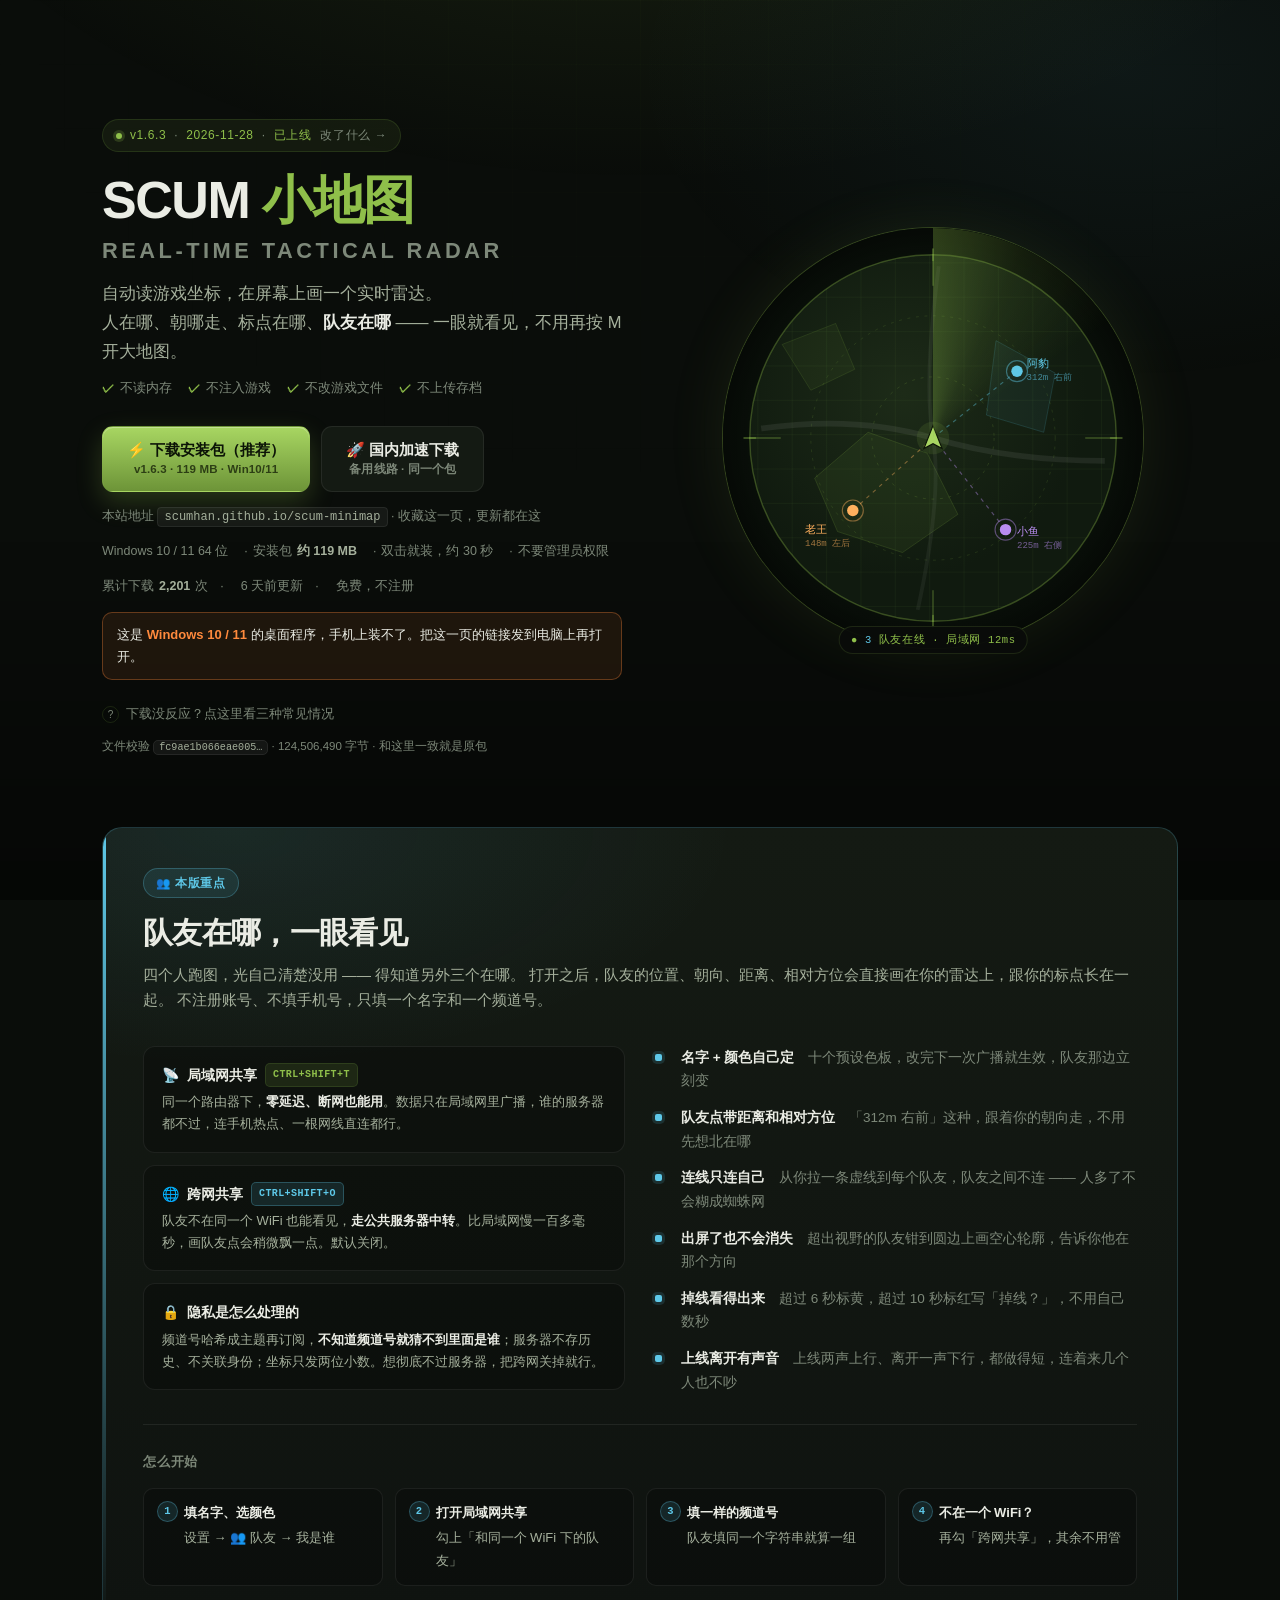
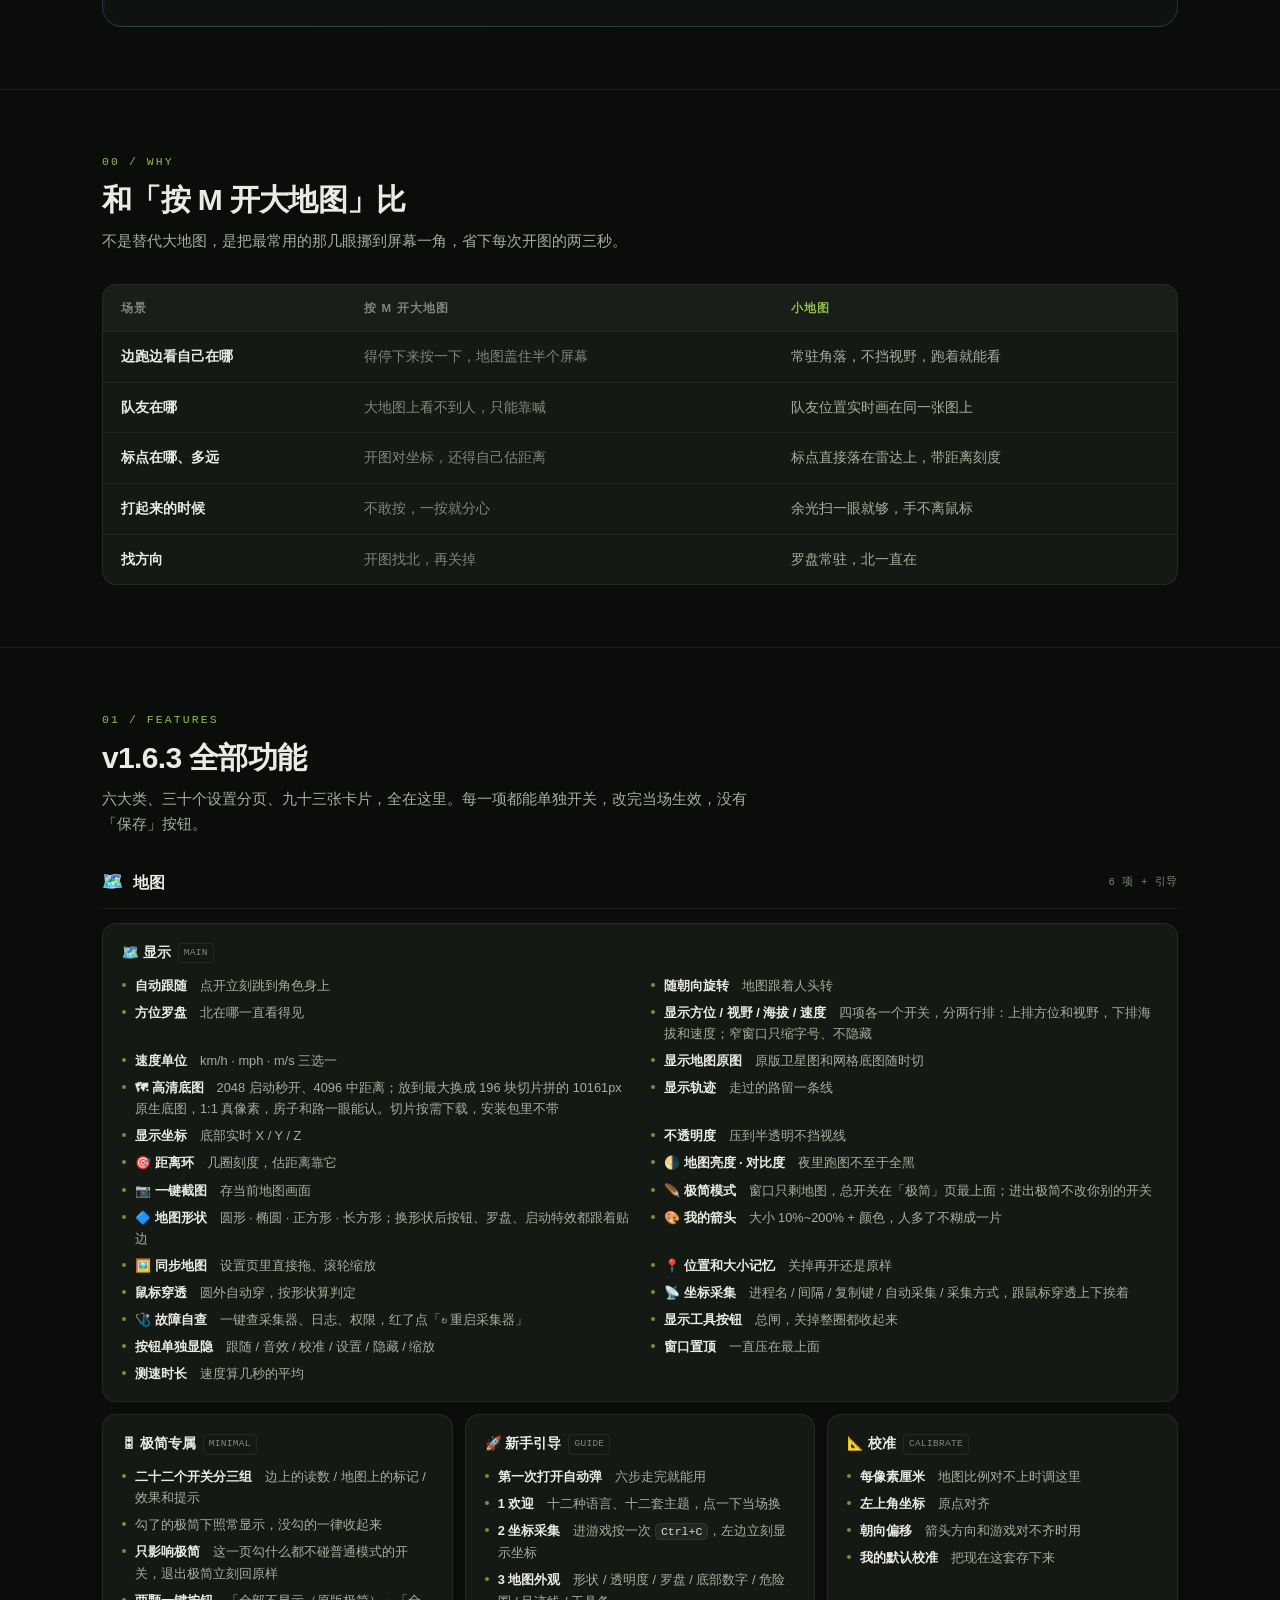
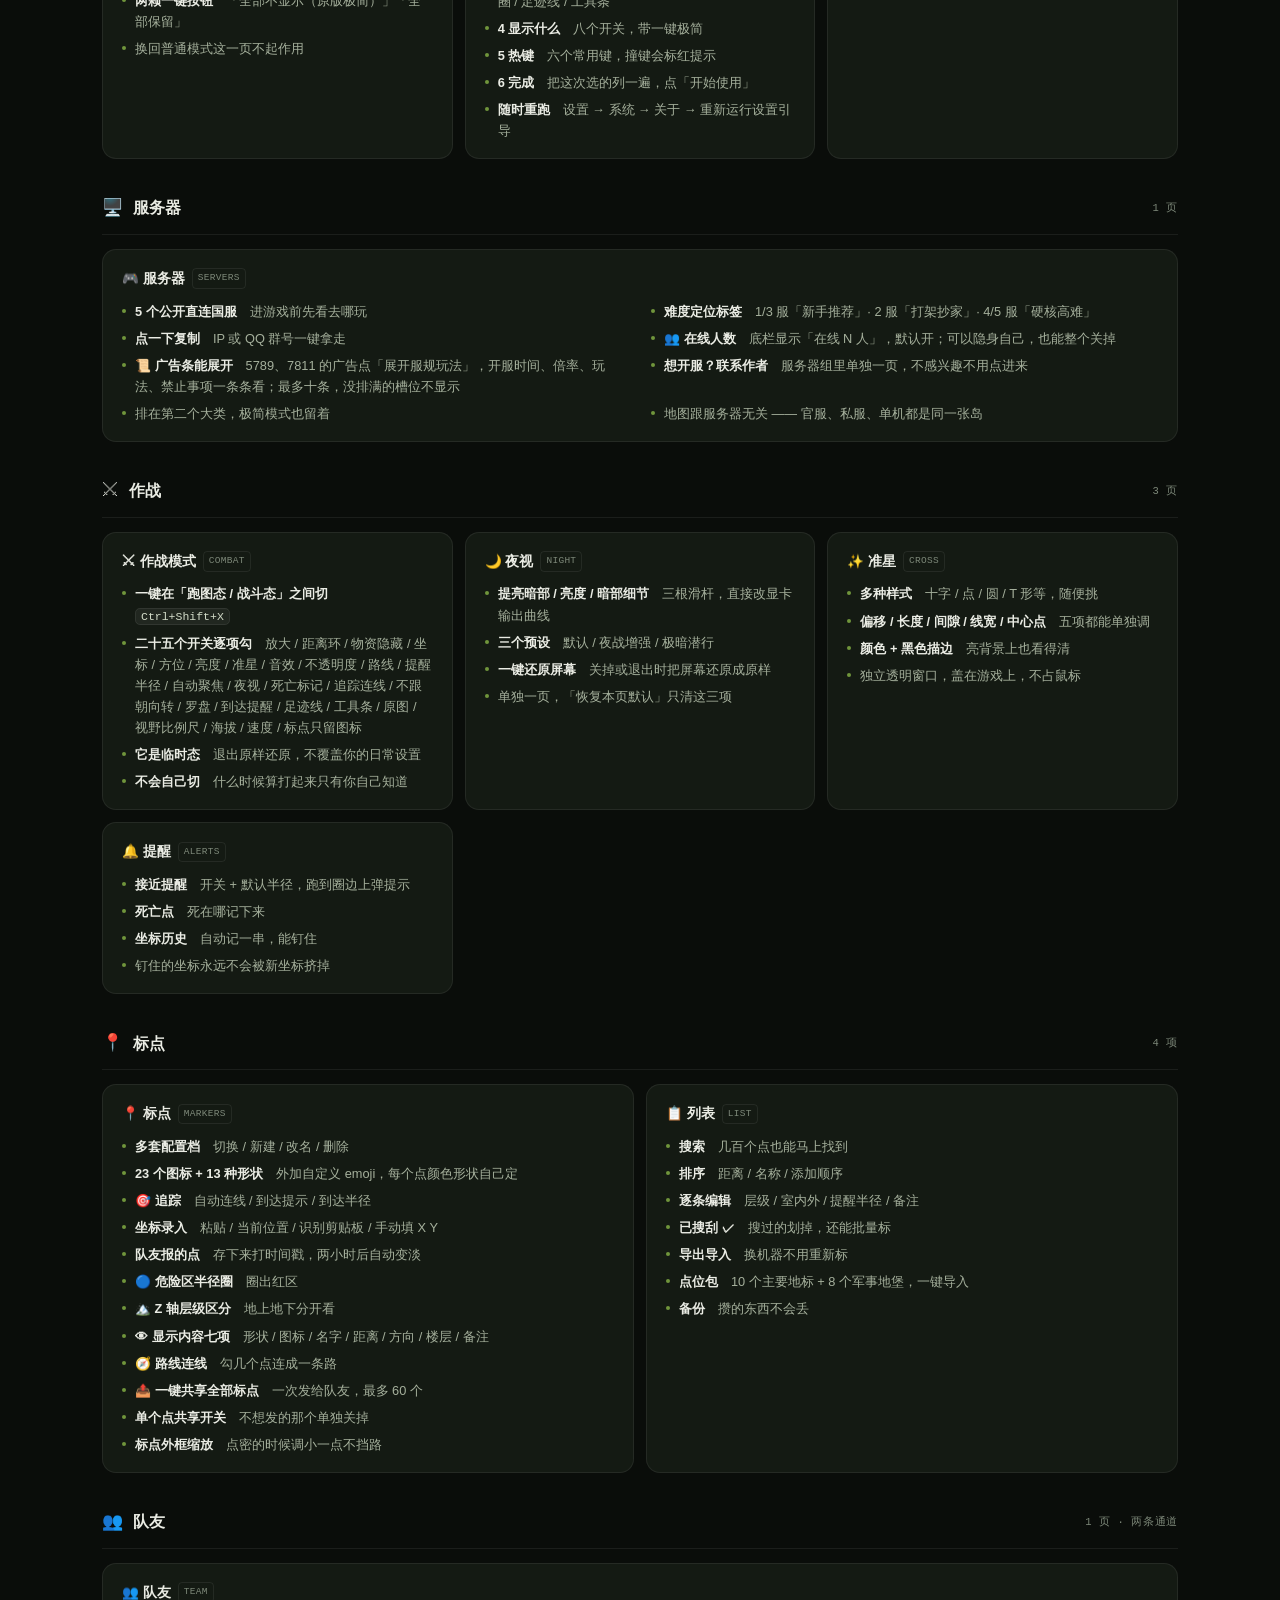
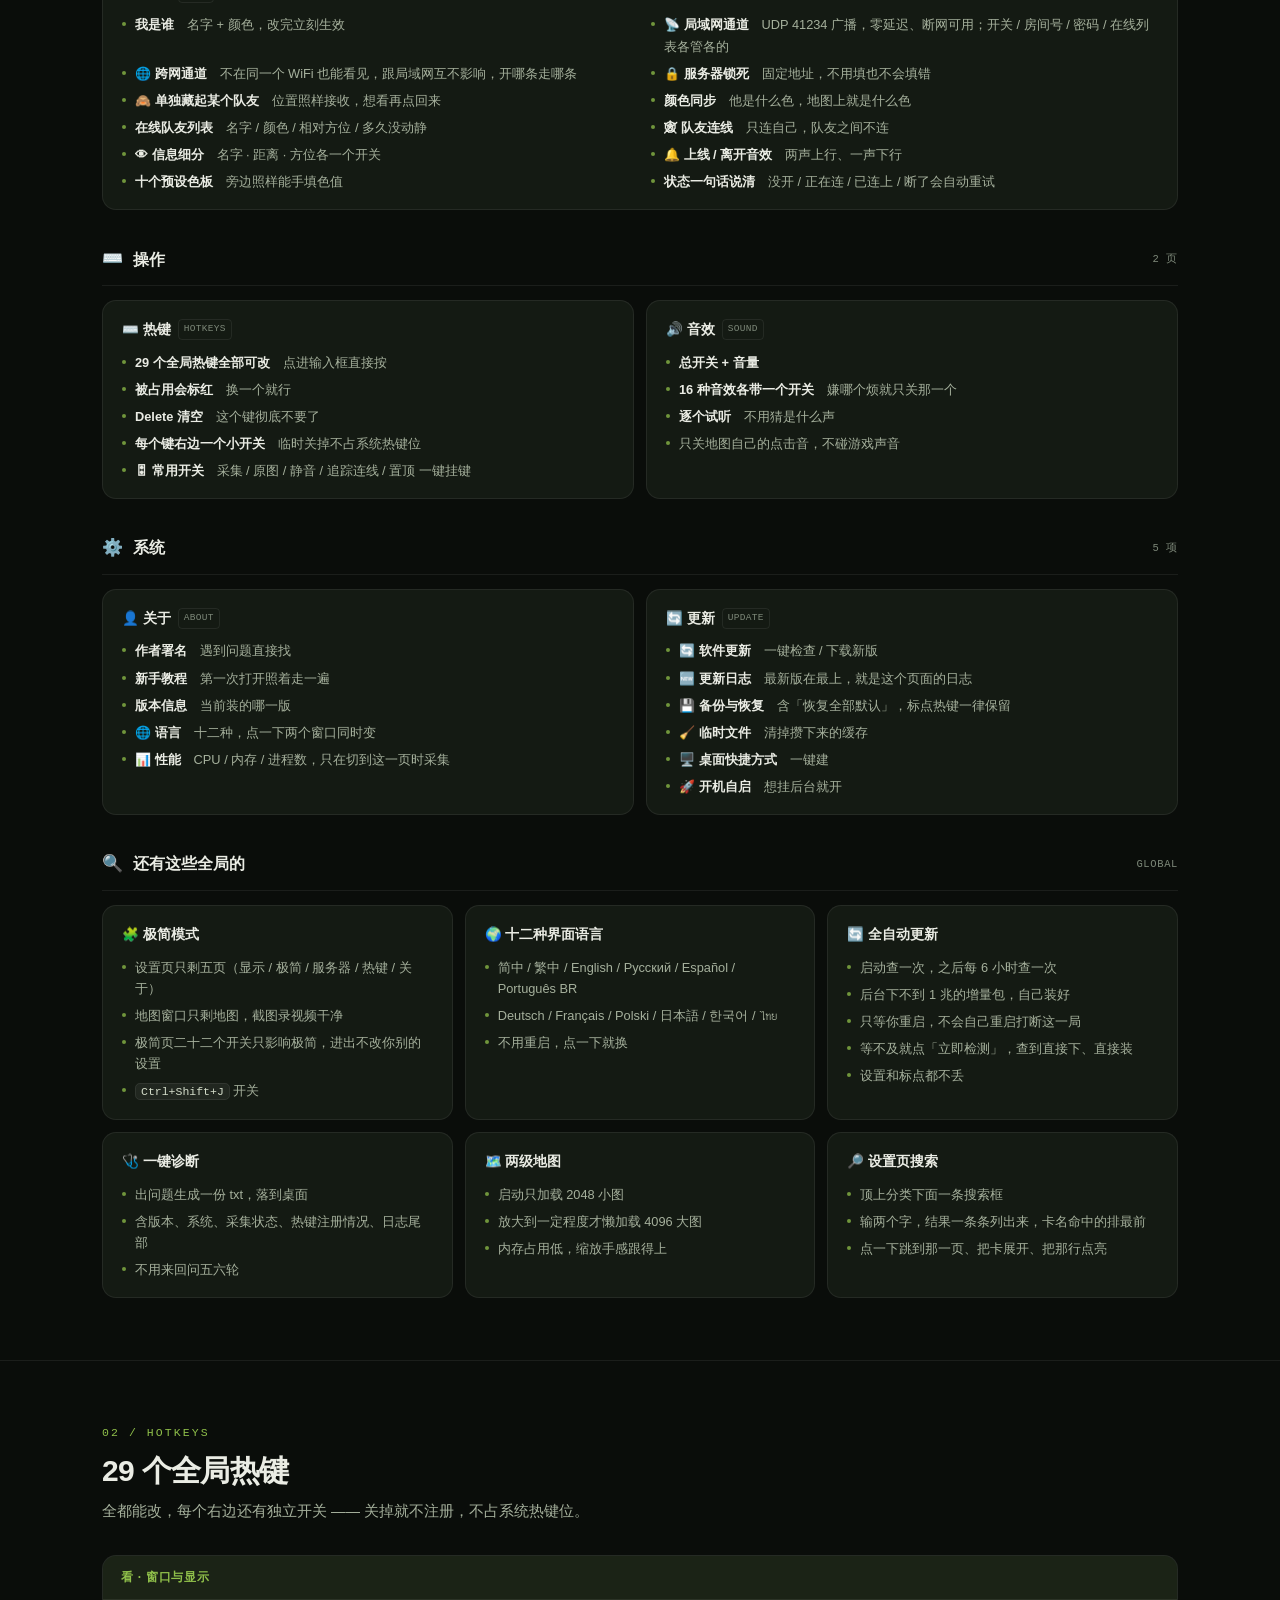
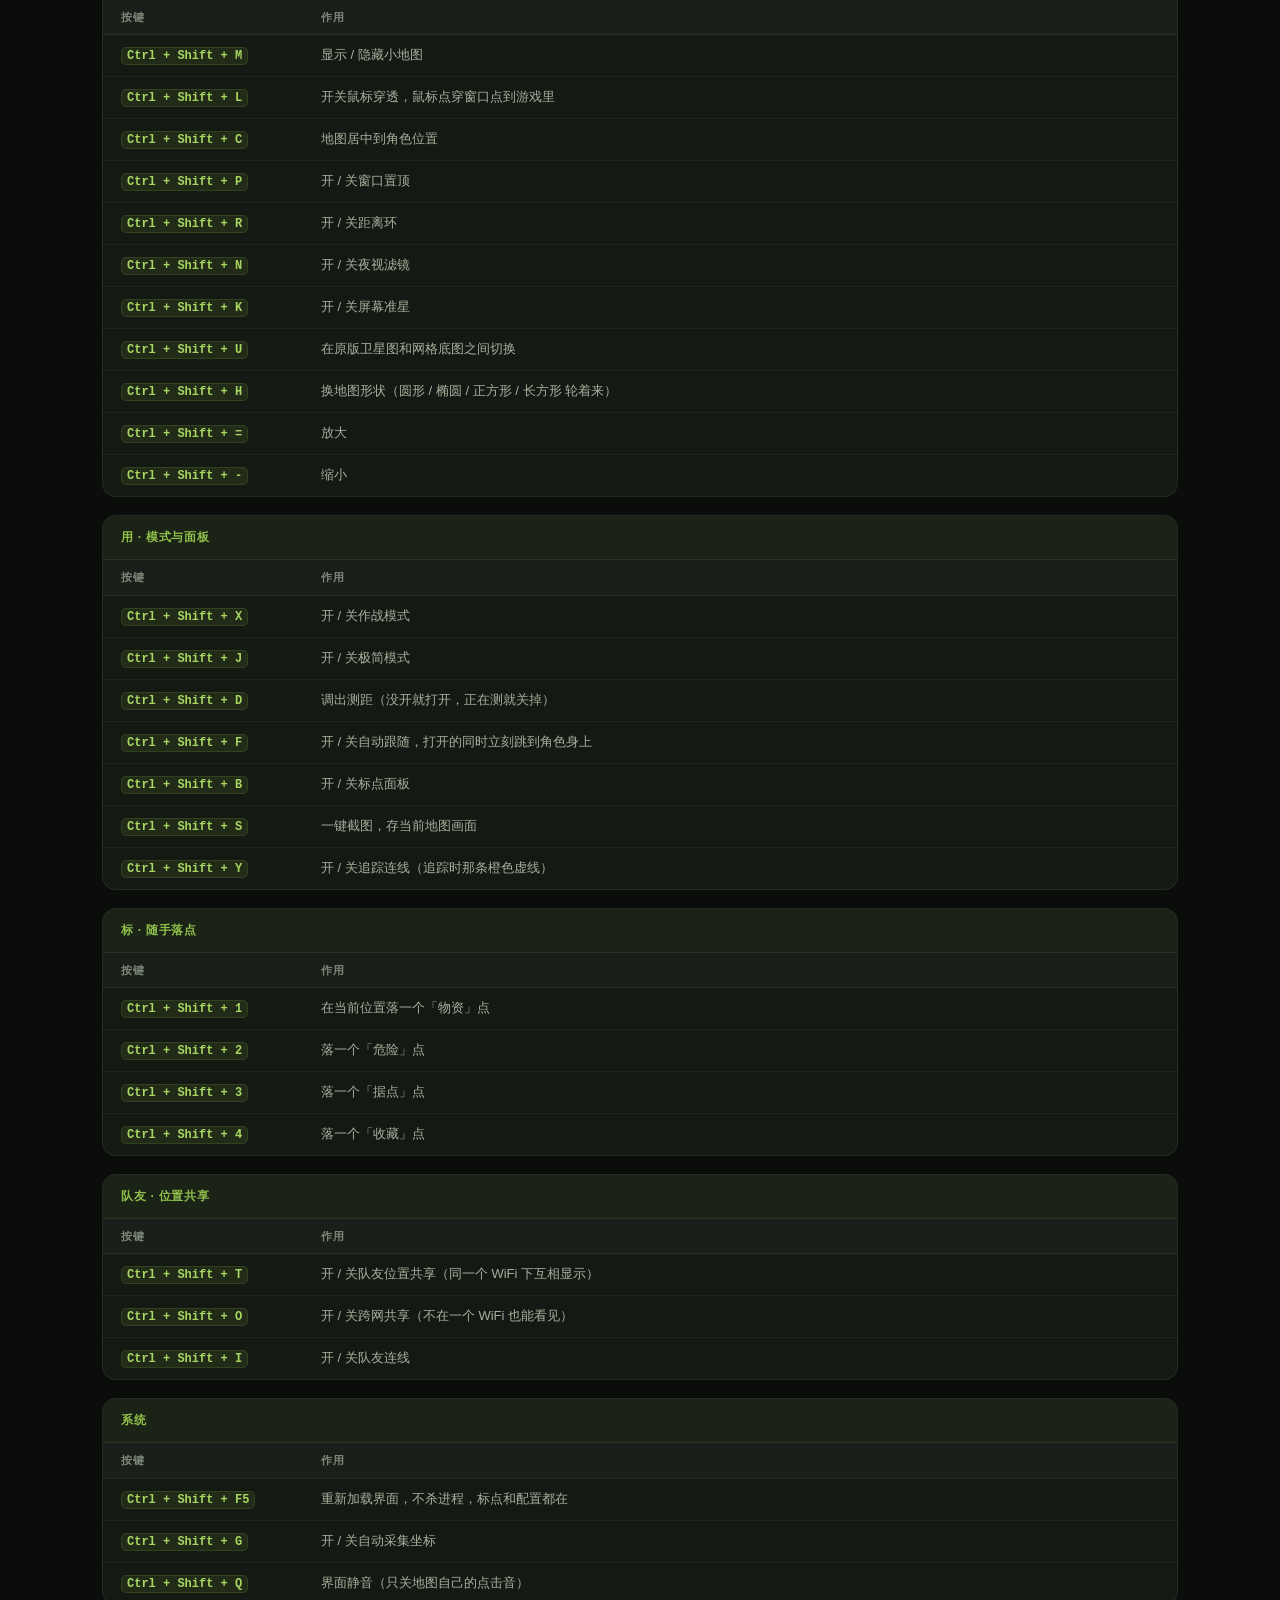
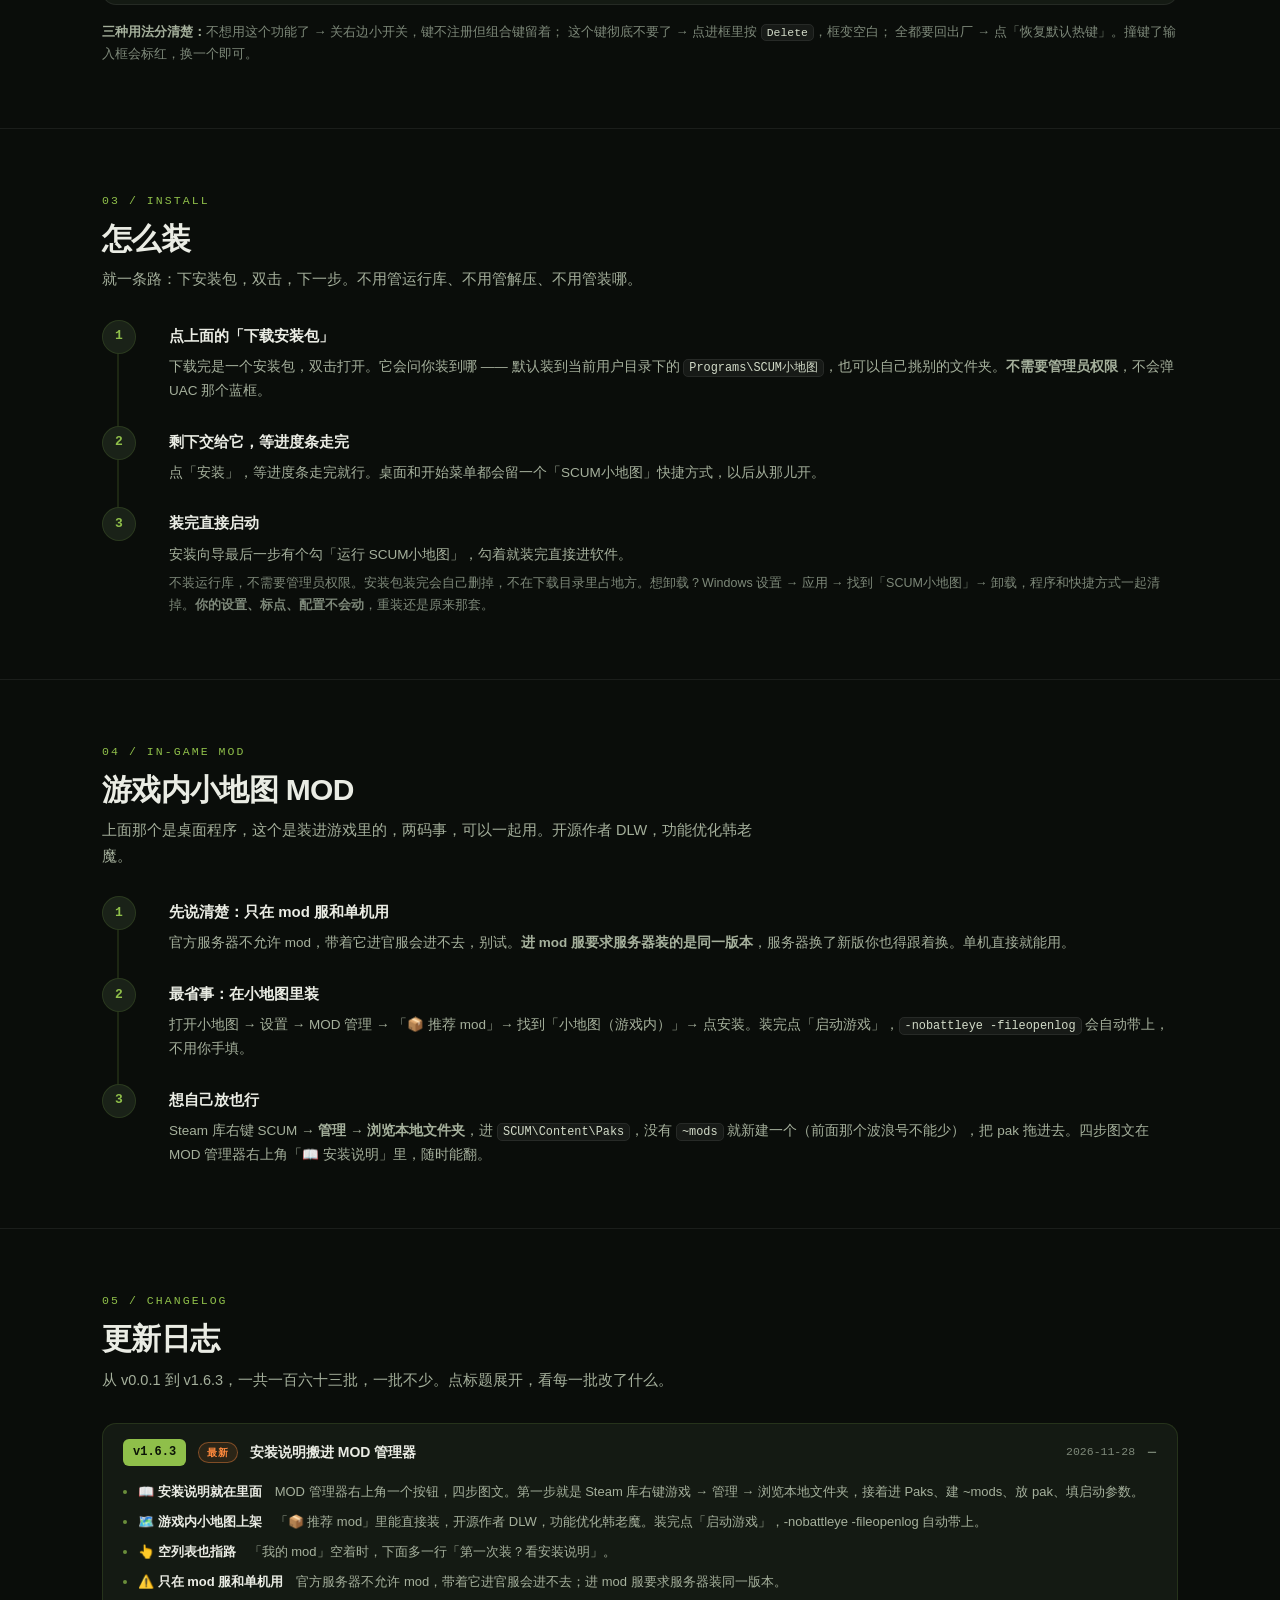
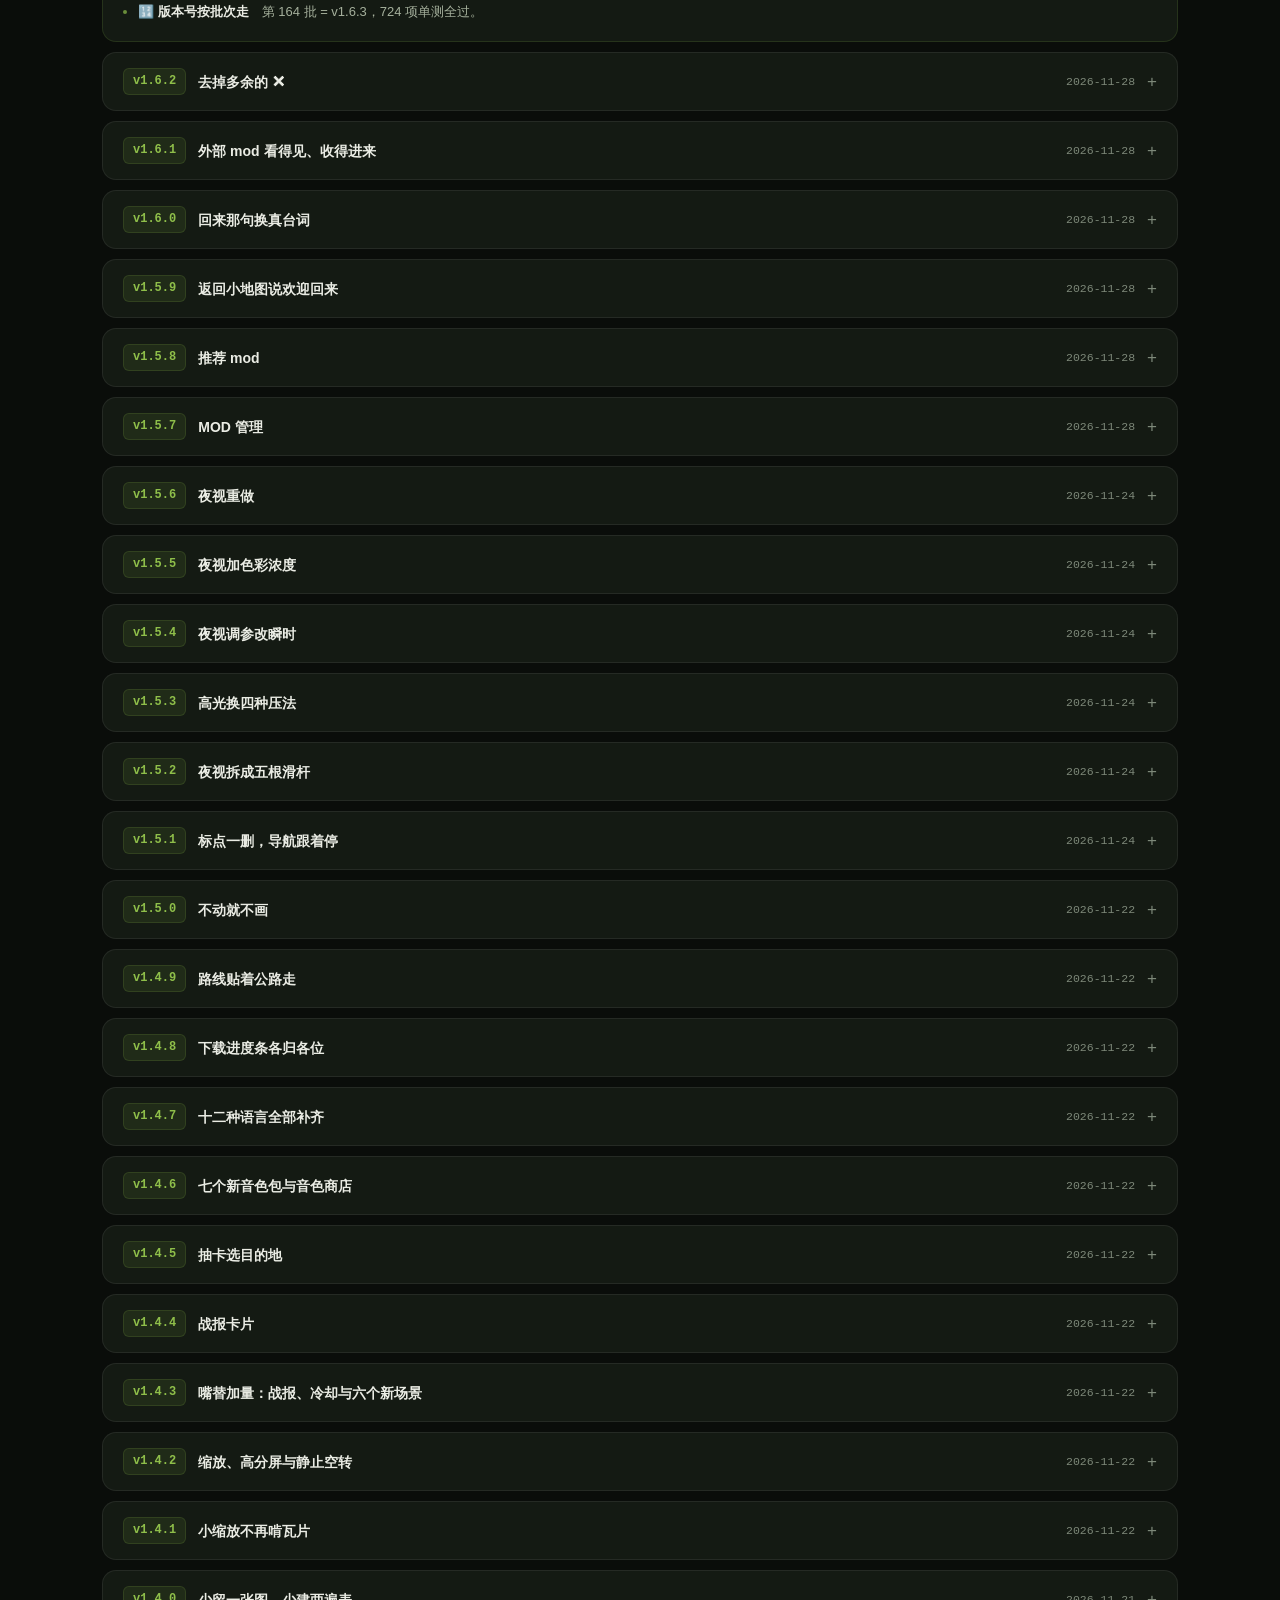
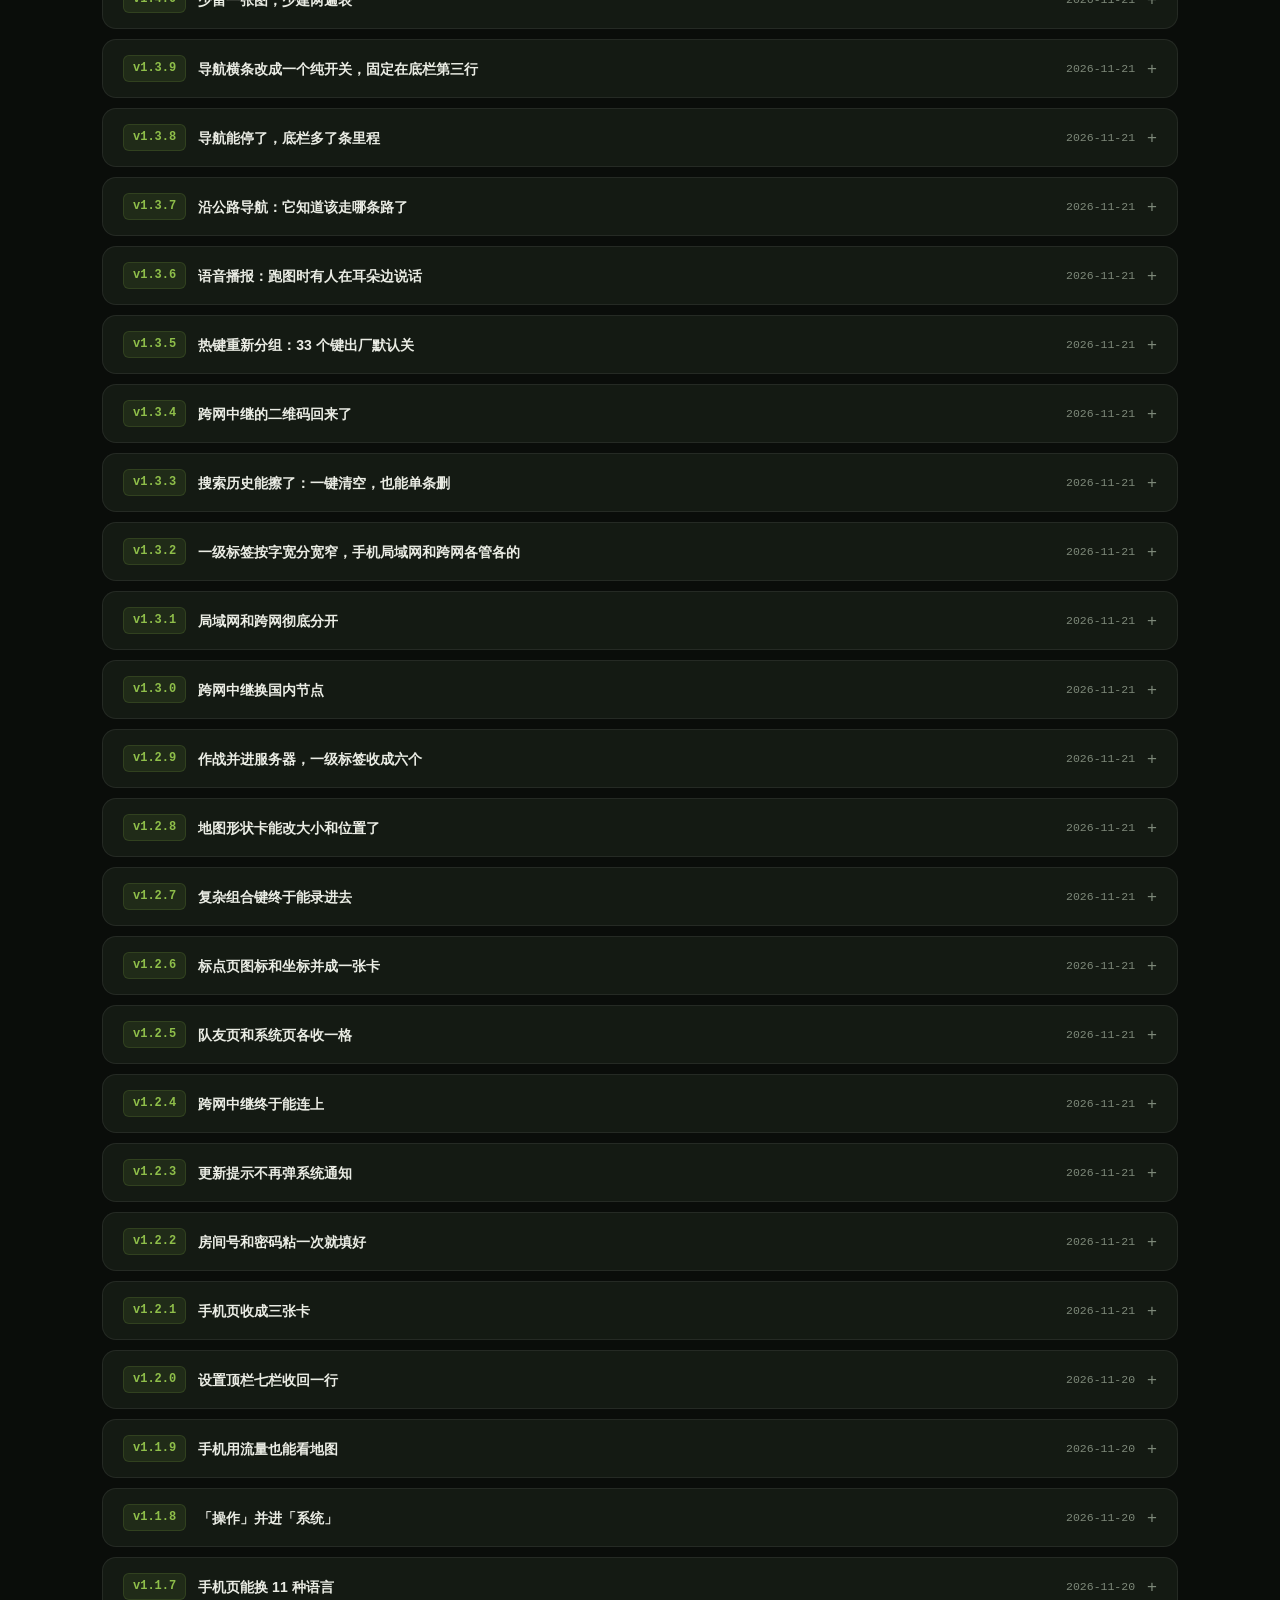
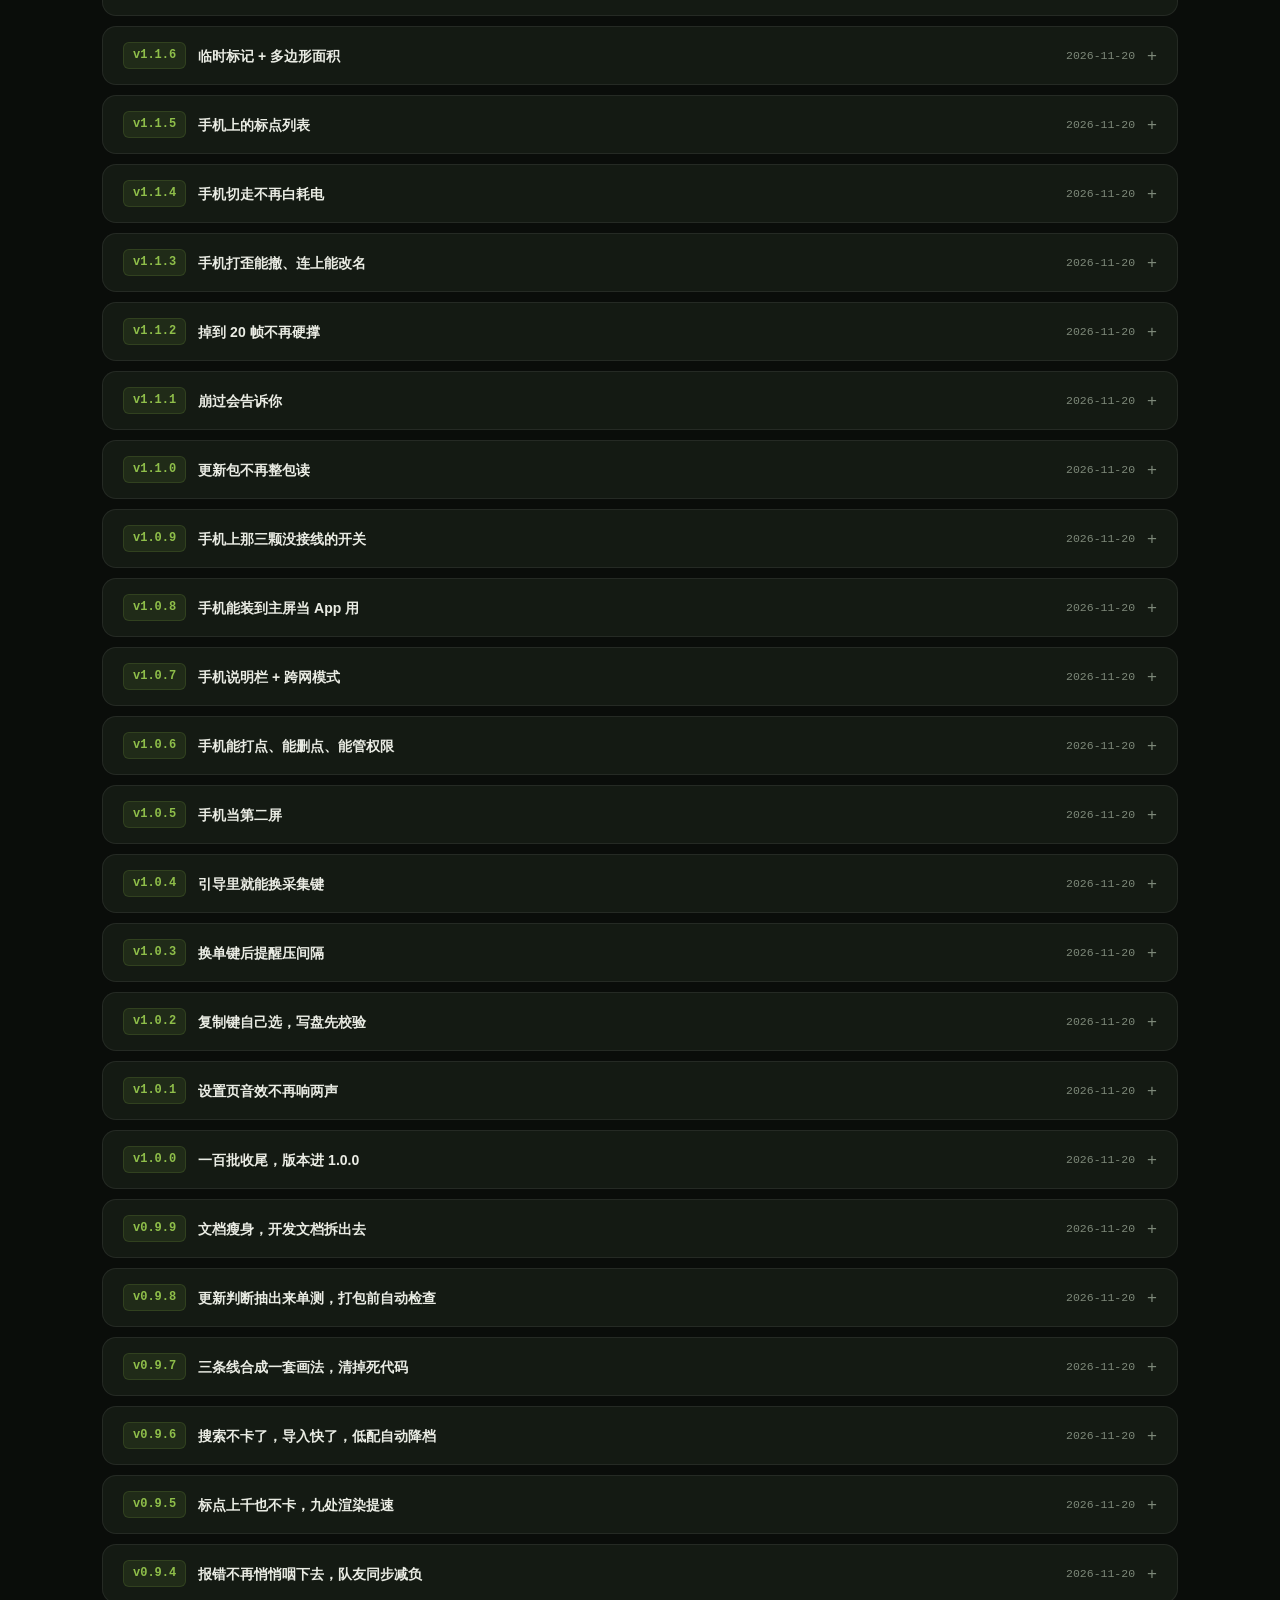
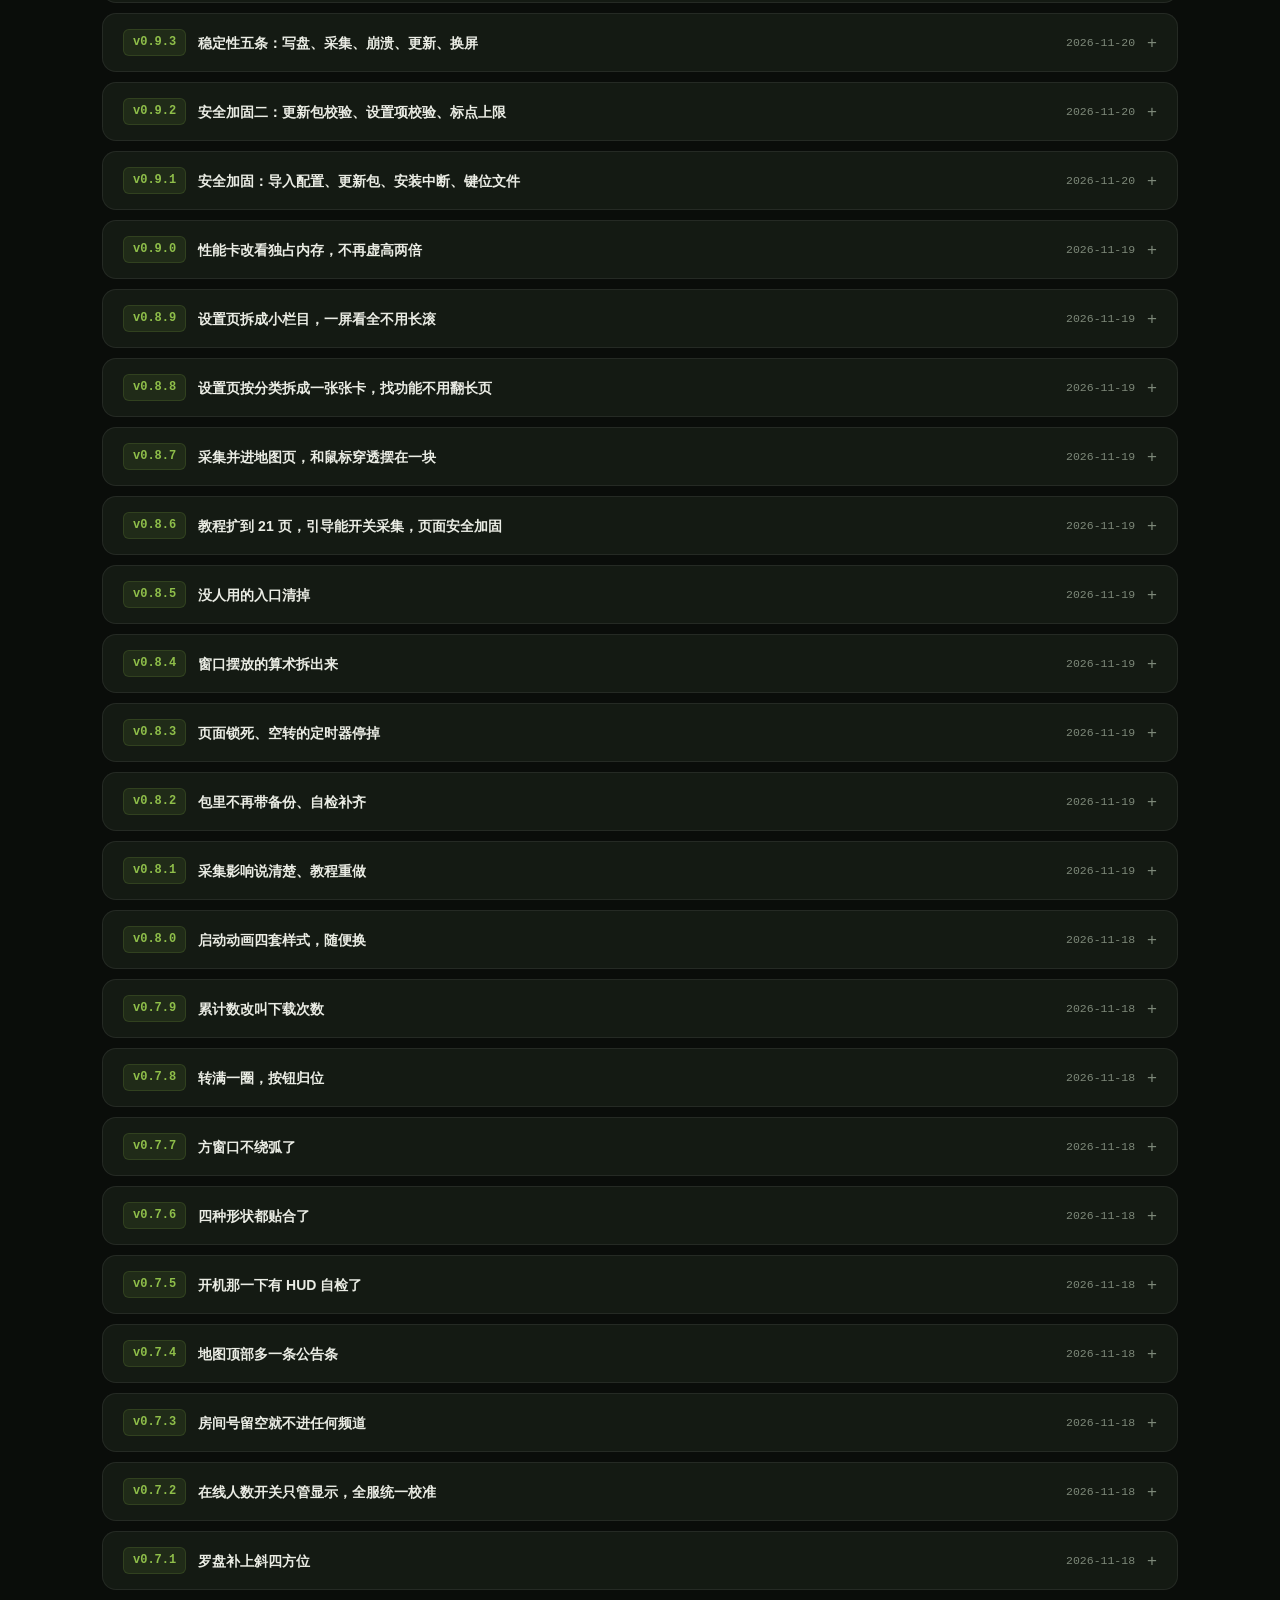
<file: docs/index.html>
<!doctype html>
<html lang="zh-CN">
<head>
<meta charset="utf-8">
<meta name="viewport" content="width=device-width, initial-scale=1">
<title>SCUM 小地图下载 · 实时雷达 / 队友共享 / 标点 · 免费</title>
<meta name="description" content="SCUM 小地图：自动读游戏坐标，在屏幕上画一个实时雷达。队友位置共享、标点追踪、作战模式、夜视滤镜。Windows 10 / 11，双击就装，免费。">
<meta name="theme-color" content="#0a0d0a">
<link rel="icon" href="icon32.png" sizes="32x32" type="image/png">
<link rel="apple-touch-icon" href="icon32.png">
<meta property="og:type" content="website">
<meta property="og:site_name" content="SCUM 小地图">
<meta property="og:title" content="SCUM 小地图 · 实时雷达，队友在哪一眼看见">
<meta property="og:description" content="自动读游戏坐标，在屏幕一角画实时雷达。队友位置共享、标点带距离、50 个热键。Windows 10 / 11，免费。">
<meta property="og:image" content="og.png">
<meta property="og:locale" content="zh_CN">
<meta name="twitter:card" content="summary_large_image">
<meta name="twitter:title" content="SCUM 小地图 · 实时雷达">
<meta name="twitter:description" content="自动读游戏坐标，在屏幕一角画实时雷达。队友位置共享、标点带距离。Windows 10 / 11，免费。">
<meta name="twitter:image" content="og.png">
<link rel="canonical" href="https://scumhan.github.io/scum-minimap/">
<meta property="og:url" content="https://scumhan.github.io/scum-minimap/">
<meta name="robots" content="index,follow,max-snippet:-1,max-image-preview:large,max-video-preview:-1">
<script type="application/ld+json">
{"@context":"https://schema.org","@type":"SoftwareApplication","name":"SCUM 小地图","alternateName":"SCUM Minimap","applicationCategory":"GameApplication","applicationSubCategory":"Game Utility","operatingSystem":"Windows 10, Windows 11","softwareVersion":"1.6.3","fileSize":"119MB","inLanguage":"zh-CN","datePublished":"2026-11-28","description":"SCUM 小地图：自动读游戏坐标，在屏幕一角画实时雷达，支持队友位置共享、标点追踪、28 个热键。","offers":{"@type":"Offer","price":"0","priceCurrency":"CNY","availability":"https://schema.org/InStock"}}
</script>
<script type="application/ld+json">
{"@context":"https://schema.org","@type":"FAQPage","mainEntity":[
{"@type":"Question","name":"SCUM 小地图怎么安装？","acceptedAnswer":{"@type":"Answer","text":"下载安装包后双击打开，默认装到当前用户目录下的 Programs\\SCUM小地图，也可以自己挑文件夹。不需要管理员权限，不会弹 UAC 蓝框。点「安装」等进度条走完，桌面和开始菜单会留一个「SCUM小地图」快捷方式。"}},
{"@type":"Question","name":"SCUM 小地图要钱吗？需要注册吗？","acceptedAnswer":{"@type":"Answer","text":"免费，不注册。不填手机号、不用账号，下载完直接装。"}},
{"@type":"Question","name":"支持什么系统？手机能装吗？","acceptedAnswer":{"@type":"Answer","text":"只支持 Windows 10 / 11 64 位。这是桌面程序，手机上装不了，需要把下载页链接发到电脑上打开。"}},
{"@type":"Question","name":"SCUM 小地图和按 M 开大地图有什么区别？","acceptedAnswer":{"@type":"Answer","text":"大地图要停下来按 M、盖住半个屏幕、看不到队友；小地图常驻屏幕一角不挡视野，跑着就能看，队友位置和标点直接画在同一张图上并带距离刻度。"}},
{"@type":"Question","name":"会读内存、改游戏文件或者被封号吗？","acceptedAnswer":{"@type":"Answer","text":"不读内存、不注入游戏、不改游戏文件、不上传存档。它只读取游戏提供的坐标，然后在屏幕上画一个雷达。"}},
{"@type":"Question","name":"队友位置怎么共享？","acceptedAnswer":{"@type":"Answer","text":"填一个名字和一个频道号就能用。同一个 WiFi 下走局域网共享，零延迟、断网也能用；队友不在同一网络可以开跨网共享，走公共服务器中转。"}},
{"@type":"Question","name":"怎么卸载？设置会丢吗？","acceptedAnswer":{"@type":"Answer","text":"Windows 设置 → 应用 → 找到「SCUM小地图」→ 卸载，程序和快捷方式一起清掉。你的设置、标点、配置不会动，重装还是原来那套。"}},
{"@type":"Question","name":"下载被浏览器拦截或者卡在 0 字节怎么办？","acceptedAnswer":{"@type":"Answer","text":"浏览器拦截时，点地址栏右侧的「已拦截」图标选允许，再点一次下载按钮，或者用「直接下载安装包」链接。卡在 0 字节多半是线路问题，点「国内加速下载」会换镜像线路。"}}
]}
</script>
<style>
  :root {
    --bg: #0a0d0a;
    --bg2: #0f1310;
    --panel: #141a13;
    --panel2: #1a2218;
    --panel3: #202a1d;
    --line: rgba(143, 191, 74, .15);
    --line2: rgba(255, 255, 255, .07);
    --fg: #eaece4;
    --fg2: #a5b09c;
    --fg3: #7d8879;
    --ac: #8fbf4a;
    --ac-l: #a8d662;
    --ac-d: #6d9438;
    --ac2: #ff8a3d;
    --t1: #5ec8e8;
    --t2: #ffb05e;
    --t3: #b98cf0;
    --r: 14px;
    --mono: ui-monospace, "Cascadia Mono", "SF Mono", Consolas, monospace;
  }
  * { box-sizing: border-box; }
  .site-url { margin: 12px 0 0; font-size: 12.5px; color: var(--fg3); }
  .site-url code { font-family: var(--mono); font-size: 12px; color: var(--fg2); background: rgba(255,255,255,.05); padding: 2px 6px; border-radius: 4px; }
  html { -webkit-text-size-adjust: 100%; scroll-behavior: smooth; }
  body {
    margin: 0;
    background: var(--bg);
    color: var(--fg);
    font: 15px/1.75 -apple-system, "Segoe UI", "Microsoft YaHei", "PingFang SC", "Hiragino Sans GB", sans-serif;
    overflow-wrap: break-word;
    -webkit-font-smoothing: antialiased;
  }
  body::before {
    content: ""; position: fixed; inset: 0; z-index: 0; pointer-events: none;
    background:
      radial-gradient(1100px 620px at 50% -240px, rgba(143, 191, 74, .13), transparent 68%),
      radial-gradient(760px 480px at 88% 8%, rgba(94, 200, 232, .06), transparent 65%),
      linear-gradient(180deg, transparent 60%, rgba(0, 0, 0, .45));
  }
  body::after {
    content: ""; position: fixed; inset: 0; z-index: 0; pointer-events: none; opacity: .5;
    background-image:
      linear-gradient(rgba(143, 191, 74, .045) 1px, transparent 1px),
      linear-gradient(90deg, rgba(143, 191, 74, .045) 1px, transparent 1px);
    background-size: 64px 64px;
    mask-image: radial-gradient(900px 700px at 50% 0%, #000 0%, transparent 78%);
    -webkit-mask-image: radial-gradient(900px 700px at 50% 0%, #000 0%, transparent 78%);
  }
  .wrap { max-width: 1120px; margin: 0 auto; padding: 0 22px; position: relative; z-index: 1; }
  a { color: var(--ac); text-decoration: none; }
  a:hover { text-decoration: underline; }
  a:focus-visible, button:focus-visible, summary:focus-visible {
    outline: 2px solid var(--ac2); outline-offset: 3px; border-radius: 4px;
  }
  code {
    font-family: var(--mono); font-size: .88em;
    background: rgba(255, 255, 255, .055);
    border: 1px solid var(--line2);
    padding: 1px 5px; border-radius: 5px;
    color: #d3dcc9; overflow-wrap: anywhere;
  }

  /* ============ 顶部条 ============ */
  .topbar {
    position: sticky; top: 0; z-index: 40;
    background: rgba(10, 13, 10, .82);
    backdrop-filter: blur(12px); -webkit-backdrop-filter: blur(12px);
    border-bottom: 1px solid var(--line2);
    transform: translateY(-100%); transition: transform .22s ease;
  }
  .topbar.on { transform: none; }
  .topbar .wrap { display: flex; align-items: center; gap: 18px; height: 52px; }
  .topbar b { font-size: 13.5px; letter-spacing: .02em; white-space: nowrap; }
  .topbar b i { color: var(--ac); font-style: normal; }
  .tnav { display: flex; gap: 4px; margin-left: auto; overflow-x: auto; scrollbar-width: none; }
  .tnav::-webkit-scrollbar { display: none; }
  .tnav a {
    font-size: 12.5px; color: var(--fg2); padding: 5px 11px; border-radius: 7px;
    white-space: nowrap; border: 1px solid transparent;
  }
  .tnav a:hover { color: var(--fg); background: rgba(255, 255, 255, .05); text-decoration: none; }
  .topbar .mini {
    font-size: 12.5px; font-weight: 700; color: #0d1408; white-space: nowrap;
    background: var(--ac); padding: 6px 14px; border-radius: 7px; border: 0; cursor: pointer;
    font-family: inherit;
  }
  .topbar .mini:hover { background: var(--ac-l); }

  /* ============ 首屏 ============ */
  header.hero { padding: 66px 0 30px; position: relative; z-index: 1; }
  .hero-grid {
    display: grid; grid-template-columns: 1.05fr .95fr; gap: 46px; align-items: center;
  }
  .badge {
    display: inline-flex; align-items: center; gap: 8px;
    font-size: 12px; letter-spacing: .05em; color: var(--ac);
    border: 1px solid var(--line); background: rgba(143, 191, 74, .08);
    padding: 5px 13px; border-radius: 999px; margin-bottom: 20px;
  }
  .badge i {
    width: 6px; height: 6px; border-radius: 50%; background: var(--ac);
    box-shadow: 0 0 0 3px rgba(143, 191, 74, .2);
  }
  .badge s { color: var(--fg3); text-decoration: none; }
  h1 {
    margin: 0 0 16px; font-size: clamp(33px, 5.4vw, 52px);
    line-height: 1.1; letter-spacing: -.028em; font-weight: 800;
  }
  h1 em { font-style: normal; color: var(--ac); }
  h1 small {
    display: block; font-size: .42em; font-weight: 600; letter-spacing: .16em;
    color: var(--fg3); margin-top: 10px; text-transform: uppercase;
  }
  .lede { margin: 0 0 28px; font-size: clamp(14.5px, 1.9vw, 16.5px); color: var(--fg2); max-width: 520px; }
  .lede b { color: var(--fg); font-weight: 650; }
  .cta { display: flex; flex-wrap: wrap; gap: 11px; margin-bottom: 14px; }
  .btn {
    display: inline-flex; align-items: center; justify-content: center; gap: 9px;
    font-family: inherit; -webkit-appearance: none; appearance: none;
    padding: 14px 24px; border-radius: 11px;
    font-size: 15px; font-weight: 700; line-height: 1.2;
    border: 1px solid transparent; cursor: pointer;
    transition: transform .12s ease, background .14s ease, border-color .14s ease, box-shadow .14s ease;
  }
  .btn:active { transform: translateY(1px); }
  .btn-main {
    background: linear-gradient(180deg, var(--ac-l), var(--ac-d));
    color: #0c1407; box-shadow: 0 10px 26px rgba(143, 191, 74, .24), inset 0 1px 0 rgba(255, 255, 255, .3);
  }
  .btn-main:hover { background: linear-gradient(180deg, #b3e06c, #79a53f); }
  .btn-ghost { background: var(--panel); color: var(--fg); border-color: var(--line2); }
  .btn-ghost:hover { border-color: rgba(143, 191, 74, .38); background: var(--panel2); }
  .meta { display: flex; flex-wrap: wrap; gap: 6px 16px; font-size: 12.5px; color: var(--fg3); }
  .meta b { color: var(--fg2); font-weight: 600; }
  .meta span { display: inline-flex; align-items: center; gap: 5px; }
  .meta span::before { content: "·"; color: var(--fg3); }
  .meta span:first-child::before { content: none; }
  #dlFallback { margin: 10px 0 0; font-size: 12.5px; color: var(--ac2); }

  /* ============ 雷达 ============ */
  .radar-wrap { position: relative; display: grid; place-items: center; }
  .radar {
    position: relative; width: 100%; max-width: 420px; aspect-ratio: 1;
    border-radius: 50%;
    background: radial-gradient(circle at 50% 50%, #101a10 0%, #0b120b 62%, #080c08 100%);
    box-shadow:
      0 0 0 1px rgba(143, 191, 74, .28),
      0 0 60px rgba(143, 191, 74, .1),
      inset 0 0 70px rgba(0, 0, 0, .8);
  }
  .radar svg { position: absolute; inset: 0; width: 100%; height: 100%; display: block; }
  .radar-sweep {
    position: absolute; inset: 0; border-radius: 50%; overflow: hidden; pointer-events: none;
    opacity: .85;
  }
  .radar-sweep::before {
    content: ""; position: absolute; inset: 0; border-radius: 50%;
    background: conic-gradient(from 0deg,
      rgba(143, 191, 74, .34) 0deg,
      rgba(143, 191, 74, .13) 26deg,
      transparent 58deg, transparent 360deg);
    animation: sweep 6s linear infinite;
  }
  @keyframes sweep { to { transform: rotate(360deg); } }
  .radar-tag {
    position: absolute; left: 50%; bottom: -6px; transform: translateX(-50%);
    font-family: var(--mono); font-size: 10.5px; letter-spacing: .06em;
    color: var(--ac); background: rgba(10, 13, 10, .92);
    border: 1px solid var(--line); padding: 4px 11px; border-radius: 999px; white-space: nowrap;
  }
  .radar-tag em { font-style: normal; color: var(--t1); }

  /* ============ 区块通用 ============ */
  section { padding: 62px 0; border-top: 1px solid var(--line2); position: relative; z-index: 1; }
  .sec-head { margin-bottom: 30px; }
  .sec-no {
    font-family: var(--mono); font-size: 11.5px; letter-spacing: .18em;
    color: var(--ac); display: block; margin-bottom: 9px;
  }
  h2 {
    margin: 0 0 10px; font-size: clamp(23px, 3.2vw, 30px);
    font-weight: 780; letter-spacing: -.022em; line-height: 1.24;
  }
  .sec-sub { margin: 0; color: var(--fg2); font-size: 14.5px; max-width: 660px; }

  /* ============ 队友共享（重点） ============ */
  #share { border-top: 0; padding-top: 40px; }
  .share-box {
    background:
      radial-gradient(720px 340px at 12% 0%, rgba(94, 200, 232, .09), transparent 70%),
      linear-gradient(180deg, var(--panel), var(--bg2));
    border: 1px solid rgba(94, 200, 232, .2);
    border-radius: 20px; padding: 40px; position: relative; overflow: hidden;
  }
  .share-box::before {
    content: ""; position: absolute; left: 0; top: 0; width: 3px; height: 100%;
    background: linear-gradient(180deg, var(--t1), rgba(94, 200, 232, 0));
  }
  .pill {
    display: inline-flex; align-items: center; gap: 7px;
    font-size: 11.5px; letter-spacing: .07em; font-weight: 700;
    color: var(--t1); background: rgba(94, 200, 232, .1);
    border: 1px solid rgba(94, 200, 232, .28);
    padding: 4px 12px; border-radius: 999px; margin-bottom: 16px;
  }
  .share-box h2 { margin-bottom: 12px; }
  .share-box .sec-sub { max-width: 100%; }
  .share-body {
    display: grid; grid-template-columns: 1fr 1fr; gap: 30px; margin-top: 32px; align-items: start;
  }
  .ways { display: grid; gap: 12px; }
  .way {
    background: rgba(0, 0, 0, .26); border: 1px solid var(--line2);
    border-radius: 12px; padding: 16px 18px;
  }
  .way h4 {
    margin: 0 0 4px; font-size: 14px; display: flex; align-items: center; gap: 8px;
  }
  .way h4 u {
    text-decoration: none; font-family: var(--mono); font-size: 10px;
    letter-spacing: .04em; padding: 2px 7px; border-radius: 5px;
    background: rgba(143, 191, 74, .13); color: var(--ac); border: 1px solid var(--line);
  }
  .way.w2 h4 u { background: rgba(94, 200, 232, .12); color: var(--t1); border-color: rgba(94, 200, 232, .28); }
  .way p { margin: 0; font-size: 13px; color: var(--fg2); line-height: 1.7; }
  .way p b { color: var(--fg); font-weight: 600; }
  .share-list { list-style: none; margin: 0; padding: 0; display: grid; gap: 13px; }
  .share-list li { padding-left: 26px; position: relative; font-size: 13.5px; color: var(--fg2); }
  .share-list li::before {
    content: ""; position: absolute; left: 0; top: 8px;
    width: 7px; height: 7px; border-radius: 2px;
    background: var(--t1); box-shadow: 0 0 0 3px rgba(94, 200, 232, .14);
  }
  .share-list li b { color: var(--fg); font-weight: 650; }
  .share-list li i { font-style: normal; color: var(--fg3); }
  .start { margin-top: 30px; padding-top: 26px; border-top: 1px solid var(--line2); }
  .start h4 { margin: 0 0 14px; font-size: 13px; color: var(--fg3); letter-spacing: .06em; font-weight: 700; }
  .start ol { margin: 0; padding: 0; list-style: none; display: grid; grid-template-columns: repeat(4, 1fr); gap: 12px; counter-reset: st; }
  .start li {
    counter-increment: st; position: relative; font-size: 13px; color: var(--fg2);
    background: rgba(0, 0, 0, .22); border: 1px solid var(--line2);
    border-radius: 10px; padding: 13px 15px 13px 40px;
  }
  .start li::before {
    content: counter(st); position: absolute; left: 13px; top: 12px;
    width: 19px; height: 19px; border-radius: 50%; display: grid; place-items: center;
    font-family: var(--mono); font-size: 10.5px; font-weight: 700;
    color: var(--t1); background: rgba(94, 200, 232, .12); border: 1px solid rgba(94, 200, 232, .3);
  }
  .start li b { display: block; color: var(--fg); font-weight: 650; margin-bottom: 2px; }

  /* ============ 功能总览 ============ */
  .feat-group { margin-bottom: 34px; }
  .feat-group:last-child { margin-bottom: 0; }
  .fg-head {
    display: flex; align-items: center; gap: 10px;
    padding-bottom: 11px; margin-bottom: 14px; border-bottom: 1px solid var(--line2);
  }
  .fg-head .ico { font-size: 17px; }
  .fg-head h3 { margin: 0; font-size: 15.5px; font-weight: 700; letter-spacing: -.005em; }
  .fg-head .cnt {
    margin-left: auto; font-family: var(--mono); font-size: 10.5px;
    color: var(--fg3); letter-spacing: .06em;
  }
  .fg-grid { display: grid; grid-template-columns: repeat(auto-fit, minmax(268px, 1fr)); gap: 12px; }
  .fc {
    background: var(--panel); border: 1px solid var(--line2);
    border-radius: var(--r); padding: 17px 19px;
    transition: border-color .16s ease, background .16s ease, transform .16s ease;
  }
  .fc:hover { border-color: rgba(143, 191, 74, .3); background: var(--panel2); transform: translateY(-1px); }
  .fc.wide { grid-column: 1 / -1; }
  .fc h4 {
    margin: 0 0 10px; font-size: 13.5px; font-weight: 700;
    display: flex; align-items: center; gap: 7px; color: var(--fg);
  }
  .fc h4 u {
    text-decoration: none; font-family: var(--mono); font-size: 9.5px; font-weight: 500;
    color: var(--fg3); border: 1px solid var(--line2); border-radius: 4px;
    padding: 1px 5px; letter-spacing: .03em;
  }
  .fc ul { margin: 0; padding: 0; list-style: none; display: grid; gap: 6px; }
  .fc ul.cols { grid-template-columns: 1fr 1fr; gap: 6px 22px; }
  .fc li {
    font-size: 12.8px; color: var(--fg2); line-height: 1.65;
    padding-left: 13px; position: relative;
  }
  .fc li::before {
    content: ""; position: absolute; left: 0; top: 8px;
    width: 4px; height: 4px; border-radius: 50%; background: var(--ac); opacity: .75;
  }
  .fc li b { color: var(--fg); font-weight: 600; }
  .fc li code { font-size: 11.5px; }

  /* ============ 热键 ============ */
  .hk-groups { display: grid; gap: 18px; }
  .hk-g {
    background: var(--panel); border: 1px solid var(--line2);
    border-radius: var(--r); overflow: hidden;
  }
  .hk-g > h4 {
    margin: 0; padding: 11px 18px; font-size: 12px; font-weight: 700;
    letter-spacing: .06em; color: var(--ac);
    background: rgba(143, 191, 74, .06); border-bottom: 1px solid var(--line2);
  }
  .hk-g table { width: 100%; border-collapse: collapse; font-size: 13px; }
  .hk-g thead th {
    padding: 8px 18px; font-size: 10.5px; font-weight: 600; letter-spacing: .1em;
    color: var(--fg3); text-align: left; white-space: nowrap;
    background: rgba(255, 255, 255, .022); border-bottom: 1px solid var(--line2);
  }
  .hk-g thead th:first-child { width: 200px; }
  .hk-g td { padding: 9px 18px; border-bottom: 1px solid rgba(255, 255, 255, .045); vertical-align: top; }
  .hk-g tr:last-child td { border-bottom: none; }
  .hk-g td:first-child { width: 200px; white-space: nowrap; }
  .hk-g td:first-child code {
    background: rgba(143, 191, 74, .1); border-color: var(--line); color: var(--ac-l);
    font-size: 12px; font-weight: 600;
  }
  .hk-g td:last-child { color: var(--fg2); }
  .hk-note { margin: 16px 0 0; font-size: 13px; color: var(--fg3); }
  .hk-note b { color: var(--fg2); }

  /* ============ 安装 ============ */
  .steps { counter-reset: s; list-style: none; margin: 0; padding: 0; display: grid; gap: 0; }
  .steps > li {
    counter-increment: s; position: relative; padding: 0 0 26px 50px; margin-left: 15px;
    border-left: 2px solid var(--line);
  }
  .steps > li:last-child { border-left-color: transparent; padding-bottom: 0; }
  .steps > li::before {
    content: counter(s); position: absolute; left: -17px; top: -3px;
    width: 32px; height: 32px; border-radius: 50%;
    background: var(--panel2); border: 1px solid var(--line);
    color: var(--ac); font-family: var(--mono); font-size: 13px; font-weight: 700;
    display: grid; place-items: center;
  }
  .steps h3 { margin: 0 0 6px; font-size: 15px; font-weight: 700; }
  .steps p { margin: 0; font-size: 13.5px; color: var(--fg2); }
  .steps p + p { margin-top: 7px; }
  .steps p.mini { font-size: 12.5px; color: var(--fg3); }

  /* ============ 更新日志 ============ */
  .cl-item {
    background: var(--panel); border: 1px solid var(--line2);
    border-radius: var(--r); margin-bottom: 10px; overflow: hidden;
    transition: border-color .16s ease;
  }
  .cl-item[open] { border-color: var(--line); }
  .cl-item > summary {
    cursor: pointer; list-style: none; padding: 15px 20px;
    display: flex; align-items: center; gap: 12px; flex-wrap: wrap;
  }
  .cl-item > summary::-webkit-details-marker { display: none; }
  .cl-item > summary:hover { background: var(--panel2); }
  .clv {
    font-family: var(--mono); font-size: 12px; font-weight: 700;
    color: var(--ac); background: rgba(143, 191, 74, .1);
    border: 1px solid var(--line); border-radius: 6px; padding: 2px 9px;
  }
  .cl-item.now .clv { background: var(--ac); color: #0c1407; border-color: transparent; }
  .clnew {
    font-size: 10px; font-weight: 700; letter-spacing: .08em;
    color: var(--ac2); border: 1px solid rgba(255, 138, 61, .4);
    background: rgba(255, 138, 61, .1); border-radius: 999px; padding: 1px 8px;
  }
  .clt { font-size: 14px; font-weight: 650; flex: 1 1 auto; min-width: 180px; }
  .cld { font-family: var(--mono); font-size: 11.5px; color: var(--fg3); white-space: nowrap; }
  .cl-item > summary::after { content: "+"; color: var(--fg3); font-size: 17px; line-height: 1; }
  .cl-item[open] > summary::after { content: "−"; }
  .cl-body { padding: 0 20px 18px; }
  .cl-body ul { margin: 0; padding: 0; list-style: none; display: grid; gap: 8px; }
  .cl-body li { font-size: 13px; color: var(--fg2); padding-left: 15px; position: relative; line-height: 1.7; }
  .cl-body li::before { content: ""; position: absolute; left: 0; top: 9px; width: 4px; height: 4px; border-radius: 50%; background: var(--ac); opacity: .7; }
  .cl-body li b { color: var(--fg); font-weight: 650; }
  .cl-old { margin-top: 4px; }
  .cl-old > summary {
    cursor: pointer; list-style: none; padding: 14px 20px; font-size: 13.5px;
    color: var(--fg2); display: flex; align-items: center; gap: 10px;
    background: var(--bg2); border: 1px dashed var(--line2); border-radius: var(--r);
  }
  .cl-old > summary::-webkit-details-marker { display: none; }
  .cl-old > summary:hover { border-color: var(--line); color: var(--fg); }
  .cl-old > summary::after { content: "展开"; margin-left: auto; font-family: var(--mono); font-size: 11px; color: var(--fg3); }
  .cl-old[open] > summary::after { content: "收起"; }
  .old-list { list-style: none; margin: 14px 0 0; padding: 0; display: grid; gap: 0; }
  .old-list li {
    display: grid; grid-template-columns: 74px 1fr auto; gap: 14px; align-items: baseline;
    padding: 10px 4px; border-bottom: 1px solid rgba(255, 255, 255, .045); font-size: 13px;
  }
  .old-list li:last-child { border-bottom: none; }
  .old-list .ov { font-family: var(--mono); font-size: 11.5px; color: var(--ac); }
  .old-list .ot { color: var(--fg2); }
  .old-list .od { font-family: var(--mono); font-size: 11px; color: var(--fg3); white-space: nowrap; }

  /* ============ FAQ ============ */
  .faq { display: grid; gap: 10px; }
  .faq details {
    background: var(--panel); border: 1px solid var(--line2);
    border-radius: var(--r); padding: 0 20px; transition: border-color .16s ease;
  }
  .faq details[open] { border-color: var(--line); }
  .faq summary {
    cursor: pointer; padding: 15px 0; font-size: 14.5px; font-weight: 650;
    list-style: none; display: flex; justify-content: space-between; gap: 16px;
  }
  .faq summary::-webkit-details-marker { display: none; }
  .faq summary::after { content: "+"; color: var(--fg3); font-weight: 400; font-size: 18px; line-height: 1; }
  .faq details[open] summary::after { content: "−"; }
  .faq .body { padding: 0 0 17px; font-size: 13.5px; color: var(--fg2); }
  .faq .body p { margin: 0 0 9px; }
  .faq .body p:last-child { margin-bottom: 0; }
  .faq .body b { color: var(--fg); font-weight: 650; }

  /* ============ 页脚 ============ */
  footer {
    padding: 46px 0 70px; border-top: 1px solid var(--line2);
    font-size: 13px; color: var(--fg3); position: relative; z-index: 1;
  }
  .foot-grid { display: flex; flex-wrap: wrap; gap: 14px 30px; align-items: center; justify-content: space-between; }
  footer p { margin: 0; }
  footer b { color: var(--fg2); font-weight: 600; }
  footer .fine { margin-top: 18px; font-size: 12px; color: var(--fg3); max-width: 760px; line-height: 1.7; }

  /* ============ 动效 ============ */
  .rv { opacity: 0; transform: translateY(14px); transition: opacity .5s ease, transform .5s ease; }
  .rv.in { opacity: 1; transform: none; }

  /* ============ 响应式 ============ */
  @media (max-width: 900px) {
    .hero-grid { grid-template-columns: 1fr; gap: 34px; }
    .radar { max-width: 320px; }
    .share-body { grid-template-columns: 1fr; gap: 24px; }
    .start ol { grid-template-columns: 1fr 1fr; }
    .fc ul.cols { grid-template-columns: 1fr; }
  }
  @media (max-width: 620px) {
    header.hero { padding: 40px 0 20px; }
    section { padding: 44px 0; }
    .share-box { padding: 26px 20px; border-radius: 16px; }
    .btn { flex: 1 1 100%; }
    .start ol { grid-template-columns: 1fr; }
    .hk-g td:first-child { width: auto; }
    .hk-g td { padding: 9px 14px; }
    .hk-g table, .hk-g tbody, .hk-g tr, .hk-g td { display: block; }
    .hk-g thead { display: none; }
    .hk-g tr { padding: 10px 0; border-bottom: 1px solid rgba(255, 255, 255, .045); }
    .hk-g tr:last-child { border-bottom: none; }
    .hk-g td { border: 0; padding: 2px 14px; }
    .old-list li { grid-template-columns: 62px 1fr; }
    .old-list .od { grid-column: 2; }
    .topbar .mini { display: none; }
  }
  /* ============ 增补：可访问性 / 下载反馈 / 对比表 ============ */
  .skip {
    position: absolute; left: -9999px; top: 8px; z-index: 999;
    background: var(--ac); color: #0c1407; font-weight: 700; font-size: 13px;
    padding: 9px 16px; border-radius: 9px; text-decoration: none;
  }
  .skip:focus { left: 12px; }

  a.badge { text-decoration: none; transition: border-color .14s ease, background .14s ease; }
  a.badge:hover { border-color: rgba(143, 191, 74, .42); background: rgba(143, 191, 74, .12); }
  .badge-more { font-style: normal; color: var(--fg3); margin-left: 1px; }
  a.badge:hover .badge-more { color: var(--ac); }

  .btn > span { display: block; }
  .btn-sub {
    display: block; font-size: 11.5px; font-weight: 600; line-height: 1.45;
    letter-spacing: .01em; opacity: .74; margin-top: 2px;
  }
  .btn-main .btn-sub { color: #1d2a0c; opacity: .84; }
  .btn-ghost .btn-sub { color: var(--fg3); opacity: 1; }
  .btn.is-busy { pointer-events: none; opacity: .82; }
  .btn.is-busy .btn-sub { opacity: .92; }

  .lede-safety {
    margin: -16px 0 26px; font-size: 12.5px; color: var(--fg3);
    display: flex; flex-wrap: wrap; gap: 4px 16px;
  }
  .lede-safety span::before { content: "✓"; color: var(--ac); margin-right: 5px; font-weight: 700; }

  .proof {
    display: flex; flex-wrap: wrap; gap: 4px 0; margin: 13px 0 0;
    font-size: 12.5px; color: var(--fg3);
  }
  .proof > * { display: inline-flex; align-items: center; gap: 5px; }
  .proof > * + *::before { content: "·"; color: var(--fg3); margin: 0 12px; }
  .proof b { color: var(--fg2); font-weight: 600; }

  #dlFallback { margin: 12px 0 0; font-size: 12.5px; color: var(--ac2); }
  #dlFallback p { margin: 0 0 9px; }
  #dlFallback .tiny { font-size: 11.5px; color: var(--fg3); margin: 9px 0 0; }
  #dlDirect { padding: 10px 18px; font-size: 13.5px; }

  .os-hint {
    margin: 14px 0 0; padding: 11px 14px; font-size: 13px; line-height: 1.7; color: var(--fg);
    background: rgba(255, 138, 61, .09); border: 1px solid rgba(255, 138, 61, .32);
    border-radius: 10px; max-width: 520px;
  }
  .os-hint b { color: var(--ac2); }

  .dl-help { margin-top: 20px; max-width: 560px; }
  .dl-help summary {
    cursor: pointer; list-style: none; font-size: 12.5px; color: var(--fg3);
    display: inline-flex; align-items: center; gap: 7px;
  }
  .dl-help summary::-webkit-details-marker { display: none; }
  .dl-help summary::before {
    content: "?"; display: inline-grid; place-items: center; width: 15px; height: 15px;
    border-radius: 50%; border: 1px solid var(--line); font-size: 10px; line-height: 1;
  }
  .dl-help[open] summary, .dl-help summary:hover { color: var(--fg2); }
  .dl-help .body { margin-top: 11px; font-size: 13px; color: var(--fg2); line-height: 1.78; }
  .dl-help .body p { margin: 0 0 9px; }
  .dl-help .body p:last-child { margin-bottom: 0; }
  .dl-help .body b { color: var(--fg); font-weight: 650; }

  .verify { margin: 10px 0 0; font-size: 11.5px; color: var(--fg3); }
  .verify code { font-family: var(--mono); color: var(--fg2); }

  /* ============ 对比表 ============ */
  .cmp {
    overflow-x: auto; border: 1px solid var(--line2); border-radius: var(--r);
    background: var(--panel);
  }
  .cmp table { width: 100%; border-collapse: collapse; font-size: 13.5px; min-width: 540px; }
  .cmp th, .cmp td { padding: 13px 18px; text-align: left; border-bottom: 1px solid rgba(255,255,255,.05); vertical-align: top; }
  .cmp thead th {
    font-size: 11.5px; letter-spacing: .1em; color: var(--fg3); font-weight: 600;
    background: rgba(255,255,255,.02); white-space: nowrap;
  }
  .cmp thead th:last-child { color: var(--ac); }
  .cmp tr:last-child td { border-bottom: none; }
  .cmp td:first-child { color: var(--fg); font-weight: 600; white-space: nowrap; }
  .cmp td:nth-child(2) { color: var(--fg3); }
  .cmp td:last-child { color: var(--fg2); }

  /* ============ 手机端目录按钮 ============ */
  .menu-btn {
    display: none; align-items: center; gap: 6px;
    font-family: inherit; font-size: 12.5px; font-weight: 600; color: var(--fg);
    background: var(--panel); border: 1px solid var(--line2); border-radius: 8px;
    padding: 7px 11px; cursor: pointer;
  }

  @media (max-width: 620px) {
    .menu-btn { display: inline-flex; }
    .tnav { display: none; }
    .tnav.open {
      display: flex; flex-direction: column; gap: 2px;
      position: absolute; left: 12px; right: 12px; top: 54px;
      background: rgba(12, 16, 12, .985); border: 1px solid var(--line2);
      border-radius: 12px; padding: 7px; z-index: 60;
      box-shadow: 0 20px 44px rgba(0, 0, 0, .55);
    }
    .tnav.open a { padding: 11px 13px; border-radius: 8px; }
    .tnav.open a:hover { background: var(--panel2); }
    .topbar .mini { display: inline-flex; }
    .radar { max-width: 250px; }
    .btn { text-align: center; }
    .lede-safety { margin-top: -10px; }
    .proof { font-size: 12px; }
  }

  /* 页面切到后台时停掉雷达动画，笔记本省电 */
  body.paused .radar *,
  body.paused .radar::before,
  body.paused .radar::after { animation-play-state: paused !important; }

  @media (prefers-reduced-motion: reduce) {
    html { scroll-behavior: auto; }
    * { transition: none !important; animation: none !important; }
    .rv { opacity: 1; transform: none; }
  }
  @media print {
    body { background: #fff; color: #111; }
    body::before, body::after, .topbar, .radar-sweep { display: none !important; }
    .btn, .btn-main, .btn-ghost {
      border: 1px solid #999; box-shadow: none; background: #fff !important; color: #111 !important;
    }
    .fc, .cl-item, .faq details, .way, .hk-g, .share-box { border: 1px solid #ccc; background: #fff; }
    .share-box { background: #fff; }
    .share-list li::before, .fc li::before, .cl-body li::before { background: #666; }
    .cl-item .cl-body, .faq .body { display: block !important; }
    .cl-old[open] .old-list, .cl-old .old-list { display: grid !important; }
    section { break-inside: avoid; }
    a { color: #111; text-decoration: underline; }
    .rv { opacity: 1; transform: none; }
  }
</style>
</head>
<body>

<a class="skip" href="#dlSetup">跳到下载按钮</a>

<div class="topbar" id="topbar">
  <div class="wrap">
    <b>SCUM <i>小地图</i></b>
    <nav class="tnav" id="tnav" aria-label="页面导航">
      <a href="#share">队友共享</a>
      <a href="#features">功能</a>
      <a href="#hotkeys">热键</a>
      <a href="#install">安装</a>
      <a href="#changelog">更新日志</a>
      <a href="#faq">问题</a>
    </nav>
    <button class="mini" id="dlTop" type="button">下载 <span data-ver>v1.6.3</span></button>
    <button class="menu-btn" id="menuBtn" type="button" aria-expanded="false" aria-controls="tnav" aria-label="打开页面目录">目录</button>
  </div>
</div>

<header class="hero">
  <div class="wrap hero-grid">
    <div class="hero-copy">
      <a class="badge" href="#changelog" title="看这一版改了什么"><i></i> <span data-ver>v1.6.3</span> <s>·</s> <span data-date>2026-11-28</span> <s>·</s> 已上线 <em class="badge-more">改了什么 →</em></a>
      <h1>SCUM <em>小地图</em><small>Real-time tactical radar</small></h1>
      <p class="lede">
        自动读游戏坐标，在屏幕上画一个实时雷达。<br>
        人在哪、朝哪走、标点在哪、<b>队友在哪</b> —— 一眼就看见，不用再按 M 开大地图。
      </p>
      <p class="lede-safety">
        <span>不读内存</span><span>不注入游戏</span><span>不改游戏文件</span><span>不上传存档</span>
      </p>
      <div class="cta">
        <button class="btn btn-main" id="dlSetup" type="button"><span>⚡ 下载安装包（推荐）<span class="btn-sub"><span data-ver>v1.6.3</span> · <span data-size>119 MB</span> · Win10/11</span></span></button>
        <button class="btn btn-ghost" id="dlMirror" type="button"><span>🚀 国内加速下载<span class="btn-sub">备用线路 · 同一个包</span></span></button>
      </div>
      <p class="site-url">本站地址 <code>scumhan.github.io/scum-minimap</code> · 收藏这一页，更新都在这</p>
      <p class="meta">
        <span>Windows 10 / 11 64 位</span>
        <span>安装包 <b id="dlSize">约 114 MB</b></span>
        <span>双击就装，约 30 秒</span>
        <span>不要管理员权限</span>
      </p>
      <p class="proof">
        <span id="dlCount" hidden>—</span>
        <span id="dlFresh">最近更新</span>
        <span>免费，不注册</span>
      </p>
      <div id="dlFallback" hidden>
        <p>没开始下载？直接点下面这个链接：</p>
        <a class="btn btn-ghost" id="dlDirect" href="#">⬇ 直接下载安装包</a>
        <p class="tiny">浏览器拦了自动下载时，用这个链接能绕过去。</p>
      </div>
      <p class="os-hint" id="osHint" hidden>这是 <b>Windows 10 / 11</b> 的桌面程序，手机上装不了。把这一页的链接发到电脑上再打开。</p>
      <details class="dl-help">
        <summary>下载没反应？点这里看三种常见情况</summary>
        <div class="body">
          <p><b>1. 浏览器把自动下载拦了</b>　地址栏右侧会出现一个「已拦截」小图标，点它选「允许」，再点一次下载按钮；或者直接用上面的「直接下载安装包」链接。</p>
          <p><b>2. 卡在 0 字节 / 速度是 0</b>　多半是线路问题。点「国内加速下载」会换一条镜像线路，连点几次会依次换，直到有一条通。</p>
          <p><b>3. 下完文件不见了</b>　杀软有时会直接把安装包删掉或隔离。去「保护历史记录」里恢复并允许，或先把安装包所在的文件夹加进白名单。</p>
        </div>
      </details>
      <p class="verify" id="dlVerify" hidden>文件校验 <code id="dlSha">—</code> · <span id="dlBytes">—</span> 字节 · 和这里一致就是原包</p>
      <noscript><p id="dlFallback2" style="margin:10px 0 0;font-size:12.5px;color:#ff8a3d">浏览器把 JavaScript 关了，按钮点不动 —— 在设置里打开脚本再刷新一下这个页面。</p></noscript>
    </div>

    <div class="radar-wrap">
      <div class="radar">
        <svg viewBox="0 0 440 440" aria-hidden="true" focusable="false">
          <defs>
            <pattern id="gridp" width="36" height="36" patternUnits="userSpaceOnUse">
              <path d="M36 0H0V36" fill="none" stroke="rgba(143,191,74,.10)" stroke-width="1"/>
            </pattern>
            <clipPath id="cc"><circle cx="220" cy="220" r="192"/></clipPath>
            <radialGradient id="terr" cx="42%" cy="38%">
              <stop offset="0%" stop-color="#1d2b18"/>
              <stop offset="100%" stop-color="#101a0f"/>
            </radialGradient>
          </defs>

          <g clip-path="url(#cc)">
            <circle cx="220" cy="220" r="192" fill="url(#terr)"/>
            <rect x="28" y="28" width="384" height="384" fill="url(#gridp)"/>
            <!-- 地形暗示 -->
            <path d="M96 262 L152 214 L214 236 L246 300 L188 340 L120 318 Z" fill="rgba(143,191,74,.07)" stroke="rgba(143,191,74,.18)" stroke-width="1"/>
            <path d="M286 118 L348 152 L336 214 L276 196 Z" fill="rgba(94,200,232,.055)" stroke="rgba(94,200,232,.16)" stroke-width="1"/>
            <path d="M62 122 L118 100 L138 148 L92 170 Z" fill="rgba(143,191,74,.055)" stroke="rgba(143,191,74,.15)" stroke-width="1"/>
            <!-- 道路 -->
            <path d="M40 210 Q140 196 220 220 T400 244" fill="none" stroke="rgba(255,255,255,.07)" stroke-width="6"/>
            <path d="M226 40 Q210 160 220 220 T204 400" fill="none" stroke="rgba(255,255,255,.05)" stroke-width="4"/>
          </g>

          <!-- 距离环 -->
          <circle cx="220" cy="220" r="64" fill="none" stroke="rgba(143,191,74,.18)" stroke-width="1" stroke-dasharray="3 6"/>
          <circle cx="220" cy="220" r="128" fill="none" stroke="rgba(143,191,74,.15)" stroke-width="1" stroke-dasharray="3 6"/>
          <circle cx="220" cy="220" r="192" fill="none" stroke="rgba(143,191,74,.34)" stroke-width="1.5"/>

          <!-- 十字 -->
          <path d="M220 28V60 M220 380V412 M28 220H60 M380 220H412" stroke="rgba(143,191,74,.35)" stroke-width="1.5" stroke-linecap="round"/>

          <!-- 队友连线 -->
          <path d="M220 220 L308 150" stroke="rgba(94,200,232,.42)" stroke-width="1.2" stroke-dasharray="4 5"/>
          <path d="M220 220 L136 296" stroke="rgba(255,176,94,.42)" stroke-width="1.2" stroke-dasharray="4 5"/>
          <path d="M220 220 L296 316" stroke="rgba(185,140,240,.42)" stroke-width="1.2" stroke-dasharray="4 5"/>

          <!-- 队友点 -->
          <g>
            <circle cx="308" cy="150" r="6" fill="#5ec8e8"/>
            <circle cx="308" cy="150" r="11" fill="none" stroke="rgba(94,200,232,.45)" stroke-width="1.2"/>
            <text x="318" y="146" font-family="ui-monospace,Consolas,monospace" font-size="11" fill="#5ec8e8">阿豹</text>
            <text x="318" y="159" font-family="ui-monospace,Consolas,monospace" font-size="9.5" fill="rgba(94,200,232,.6)">312m 右前</text>
          </g>
          <g>
            <circle cx="136" cy="296" r="6" fill="#ffb05e"/>
            <circle cx="136" cy="296" r="11" fill="none" stroke="rgba(255,176,94,.45)" stroke-width="1.2"/>
            <text x="86" y="320" font-family="ui-monospace,Consolas,monospace" font-size="11" fill="#ffb05e">老王</text>
            <text x="86" y="333" font-family="ui-monospace,Consolas,monospace" font-size="9.5" fill="rgba(255,176,94,.6)">148m 左后</text>
          </g>
          <g>
            <circle cx="296" cy="316" r="6" fill="#b98cf0"/>
            <circle cx="296" cy="316" r="11" fill="none" stroke="rgba(185,140,240,.45)" stroke-width="1.2"/>
            <text x="308" y="322" font-family="ui-monospace,Consolas,monospace" font-size="11" fill="#b98cf0">小鱼</text>
            <text x="308" y="335" font-family="ui-monospace,Consolas,monospace" font-size="9.5" fill="rgba(185,140,240,.6)">225m 右侧</text>
          </g>

          <!-- 自己 -->
          <g transform="translate(220 220)">
            <circle r="17" fill="rgba(143,191,74,.12)"/>
            <path d="M0 -13 L9.5 11 L0 6 L-9.5 11 Z" fill="#a8d662" stroke="#0c1407" stroke-width="1.2"/>
          </g>

          <!-- 外圈刻度 -->
          <g stroke="rgba(143,191,74,.5)" stroke-width="1.5" stroke-linecap="round">
            <path d="M220 22V34 M220 406V418 M22 220H34 M406 220H418"/>
          </g>
        </svg>
        <div class="radar-sweep" aria-hidden="true"></div>
        <span class="radar-tag">● <em>3</em> 队友在线 · 局域网 12ms</span>
      </div>
    </div>
  </div>
</header>

<main>

<!-- ========== 队友位置共享 ========== -->
<section id="share">
  <div class="wrap">
    <div class="share-box rv">
      <span class="pill">👥 本版重点</span>
      <h2>队友在哪，一眼看见</h2>
      <p class="sec-sub">
        四个人跑图，光自己清楚没用 —— 得知道另外三个在哪。
        打开之后，队友的位置、朝向、距离、相对方位会直接画在你的雷达上，跟你的标点长在一起。
        不注册账号、不填手机号，只填一个名字和一个频道号。
      </p>

      <div class="share-body">
        <div class="ways">
          <div class="way">
            <h4><span>📡</span> 局域网共享 <u>CTRL+SHIFT+T</u></h4>
            <p>同一个路由器下，<b>零延迟、断网也能用</b>。数据只在局域网里广播，谁的服务器都不过，连手机热点、一根网线直连都行。</p>
          </div>
          <div class="way w2">
            <h4><span>🌐</span> 跨网共享 <u>CTRL+SHIFT+O</u></h4>
            <p>队友不在同一个 WiFi 也能看见，<b>走公共服务器中转</b>。比局域网慢一百多毫秒，画队友点会稍微飘一点。默认关闭。</p>
          </div>
          <div class="way">
            <h4><span>🔒</span> 隐私是怎么处理的</h4>
            <p>频道号哈希成主题再订阅，<b>不知道频道号就猜不到里面是谁</b>；服务器不存历史、不关联身份；坐标只发两位小数。想彻底不过服务器，把跨网关掉就行。</p>
          </div>
        </div>

        <ul class="share-list">
          <li><b>名字 + 颜色自己定</b><i>　十个预设色板，改完下一次广播就生效，队友那边立刻变</i></li>
          <li><b>队友点带距离和相对方位</b><i>　「312m 右前」这种，跟着你的朝向走，不用先想北在哪</i></li>
          <li><b>连线只连自己</b><i>　从你拉一条虚线到每个队友，队友之间不连 —— 人多了不会糊成蜘蛛网</i></li>
          <li><b>出屏了也不会消失</b><i>　超出视野的队友钳到圆边上画空心轮廓，告诉你他在那个方向</i></li>
          <li><b>掉线看得出来</b><i>　超过 6 秒标黄，超过 10 秒标红写「掉线？」，不用自己数秒</i></li>
          <li><b>上线离开有声音</b><i>　上线两声上行、离开一声下行，都做得短，连着来几个人也不吵</i></li>
        </ul>
      </div>

      <div class="start">
        <h4>怎么开始</h4>
        <ol>
          <li><b>填名字、选颜色</b>设置 → 👥 队友 → 我是谁</li>
          <li><b>打开局域网共享</b>勾上「和同一个 WiFi 下的队友」</li>
          <li><b>填一样的频道号</b>队友填同一个字符串就算一组</li>
          <li><b>不在一个 WiFi？</b>再勾「跨网共享」，其余不用管</li>
        </ol>
      </div>
    </div>
  </div>
</section>

<!-- ========== 为什么 ========== -->
<section id="compare">
  <div class="wrap">
    <div class="sec-head rv">
      <span class="sec-no">00 / WHY</span>
      <h2>和「按 M 开大地图」比</h2>
      <p class="sec-sub">不是替代大地图，是把最常用的那几眼挪到屏幕一角，省下每次开图的两三秒。</p>
    </div>
    <div class="cmp rv">
      <table>
        <thead>
          <tr><th>场景</th><th>按 M 开大地图</th><th>小地图</th></tr>
        </thead>
        <tbody>
          <tr><td>边跑边看自己在哪</td><td>得停下来按一下，地图盖住半个屏幕</td><td>常驻角落，不挡视野，跑着就能看</td></tr>
          <tr><td>队友在哪</td><td>大地图上看不到人，只能靠喊</td><td>队友位置实时画在同一张图上</td></tr>
          <tr><td>标点在哪、多远</td><td>开图对坐标，还得自己估距离</td><td>标点直接落在雷达上，带距离刻度</td></tr>
          <tr><td>打起来的时候</td><td>不敢按，一按就分心</td><td>余光扫一眼就够，手不离鼠标</td></tr>
          <tr><td>找方向</td><td>开图找北，再关掉</td><td>罗盘常驻，北一直在</td></tr>
        </tbody>
      </table>
    </div>
  </div>
</section>

<!-- ========== 功能总览 ========== -->
<section id="features">
  <div class="wrap">
    <div class="sec-head rv">
      <span class="sec-no">01 / FEATURES</span>
      <h2><span data-ver>v1.6.3</span> 全部功能</h2>
      <p class="sec-sub">六大类、三十个设置分页、九十三张卡片，全在这里。每一项都能单独开关，改完当场生效，没有「保存」按钮。</p>
    </div>

    <!-- 🗺️ 地图 -->
    <div class="feat-group rv">
      <div class="fg-head"><span class="ico">🗺️</span><h3>地图</h3><span class="cnt">6 项 + 引导</span></div>
      <div class="fg-grid">
        <article class="fc wide">
          <h4>🗺️ 显示 <u>MAIN</u></h4>
          <ul class="cols">
            <li><b>自动跟随</b>　点开立刻跳到角色身上</li>
            <li><b>随朝向旋转</b>　地图跟着人头转</li>
            <li><b>方位罗盘</b>　北在哪一直看得见</li>
            <li><b>显示方位 / 视野 / 海拔 / 速度</b>　四项各一个开关，分两行排：上排方位和视野，下排海拔和速度；窄窗口只缩字号、不隐藏</li>
            <li><b>速度单位</b>　km/h · mph · m/s 三选一</li>
            <li><b>显示地图原图</b>　原版卫星图和网格底图随时切</li>
            <li><b>🗺 高清底图</b>　2048 启动秒开、4096 中距离；放到最大换成 196 块切片拼的 10161px 原生底图，1:1 真像素，房子和路一眼能认。切片按需下载，安装包里不带</li>
            <li><b>显示轨迹</b>　走过的路留一条线</li>
            <li><b>显示坐标</b>　底部实时 X / Y / Z</li>
            <li><b>不透明度</b>　压到半透明不挡视线</li>
            <li><b>🎯 距离环</b>　几圈刻度，估距离靠它</li>
            <li><b>🌗 地图亮度 · 对比度</b>　夜里跑图不至于全黑</li>
            <li><b>📷 一键截图</b>　存当前地图画面</li>
            <li><b>🪶 极简模式</b>　窗口只剩地图，总开关在「极简」页最上面；进出极简不改你别的开关</li>
            <li><b>🔷 地图形状</b>　圆形 · 椭圆 · 正方形 · 长方形；换形状后按钮、罗盘、启动特效都跟着贴边</li>
            <li><b>🎨 我的箭头</b>　大小 10%~200% + 颜色，人多了不糊成一片</li>
            <li><b>🖼️ 同步地图</b>　设置页里直接拖、滚轮缩放</li>
            <li><b>📍 位置和大小记忆</b>　关掉再开还是原样</li>
            <li><b>鼠标穿透</b>　圆外自动穿，按形状算判定</li>
            <li><b>📡 坐标采集</b>　进程名 / 间隔 / 复制键 / 自动采集 / 采集方式，跟鼠标穿透上下挨着</li>
            <li><b>🩺 故障自查</b>　一键查采集器、日志、权限，红了点「↻ 重启采集器」</li>
            <li><b>显示工具按钮</b>　总闸，关掉整圈都收起来</li>
            <li><b>按钮单独显隐</b>　跟随 / 音效 / 校准 / 设置 / 隐藏 / 缩放</li>
            <li><b>窗口置顶</b>　一直压在最上面</li>
            <li><b>测速时长</b>　速度算几秒的平均</li>
          </ul>
        </article>
        <article class="fc">
          <h4>🎛 极简专属 <u>MINIMAL</u></h4>
          <ul>
            <li><b>二十二个开关分三组</b>　边上的读数 / 地图上的标记 / 效果和提示</li>
            <li>勾了的极简下照常显示，没勾的一律收起来</li>
            <li><b>只影响极简</b>　这一页勾什么都不碰普通模式的开关，退出极简立刻回原样</li>
            <li><b>两颗一键按钮</b>　「全部不显示（原版极简）」「全部保留」</li>
            <li>换回普通模式这一页不起作用</li>
          </ul>
        </article>
        <article class="fc">
          <h4>🚀 新手引导 <u>GUIDE</u></h4>
          <ul>
            <li><b>第一次打开自动弹</b>　六步走完就能用</li>
            <li><b>1 欢迎</b>　十二种语言、十二套主题，点一下当场换</li>
            <li><b>2 坐标采集</b>　进游戏按一次 <code>Ctrl+C</code>，左边立刻显示坐标</li>
            <li><b>3 地图外观</b>　形状 / 透明度 / 罗盘 / 底部数字 / 危险圈 / 足迹线 / 工具条</li>
            <li><b>4 显示什么</b>　八个开关，带一键极简</li>
            <li><b>5 热键</b>　六个常用键，撞键会标红提示</li>
            <li><b>6 完成</b>　把这次选的列一遍，点「开始使用」</li>
            <li><b>随时重跑</b>　设置 → 系统 → 关于 → 重新运行设置引导</li>
          </ul>
        </article>
        <article class="fc">
          <h4>📐 校准 <u>CALIBRATE</u></h4>
          <ul>
            <li><b>每像素厘米</b>　地图比例对不上时调这里</li>
            <li><b>左上角坐标</b>　原点对齐</li>
            <li><b>朝向偏移</b>　箭头方向和游戏对不齐时用</li>
            <li><b>我的默认校准</b>　把现在这套存下来</li>
          </ul>
        </article>
      </div>
    </div>

    <!-- 🖥️ 服务器 -->
    <div class="feat-group rv">
      <div class="fg-head"><span class="ico">🖥️</span><h3>服务器</h3><span class="cnt">1 页</span></div>
      <div class="fg-grid">
        <article class="fc wide">
          <h4>🎮 服务器 <u>SERVERS</u></h4>
          <ul class="cols">
            <li><b>5 个公开直连国服</b>　进游戏前先看去哪玩</li>
            <li><b>难度定位标签</b>　1/3 服「新手推荐」· 2 服「打架抄家」· 4/5 服「硬核高难」</li>
            <li><b>点一下复制</b>　IP 或 QQ 群号一键拿走</li>
            <li><b>👥 在线人数</b>　底栏显示「在线 N 人」，默认开；可以隐身自己，也能整个关掉</li>
            <li><b>📜 广告条能展开</b>　5789、7811 的广告点「展开服规玩法」，开服时间、倍率、玩法、禁止事项一条条看；最多十条，没排满的槽位不显示</li>
            <li><b>想开服？联系作者</b>　服务器组里单独一页，不感兴趣不用点进来</li>
            <li>排在第二个大类，极简模式也留着</li>
            <li>地图跟服务器无关 —— 官服、私服、单机都是同一张岛</li>
          </ul>
        </article>
      </div>
    </div>

    <!-- ⚔ 作战 -->
    <div class="feat-group rv">
      <div class="fg-head"><span class="ico">⚔</span><h3>作战</h3><span class="cnt">3 页</span></div>
      <div class="fg-grid">
        <article class="fc">
          <h4>⚔ 作战模式 <u>COMBAT</u></h4>
          <ul>
            <li><b>一键在「跑图态 / 战斗态」之间切</b>　<code>Ctrl+Shift+X</code></li>
            <li><b>二十五个开关逐项勾</b>　放大 / 距离环 / 物资隐藏 / 坐标 / 方位 / 亮度 / 准星 / 音效 / 不透明度 / 路线 / 提醒半径 / 自动聚焦 / 夜视 / 死亡标记 / 追踪连线 / 不跟朝向转 / 罗盘 / 到达提醒 / 足迹线 / 工具条 / 原图 / 视野比例尺 / 海拔 / 速度 / 标点只留图标</li>
            <li><b>它是临时态</b>　退出原样还原，不覆盖你的日常设置</li>
            <li><b>不会自己切</b>　什么时候算打起来只有你自己知道</li>
          </ul>
        </article>
        <article class="fc">
          <h4>🌙 夜视 <u>NIGHT</u></h4>
          <ul>
            <li><b>提亮暗部 / 亮度 / 暗部细节</b>　三根滑杆，直接改显卡输出曲线</li>
            <li><b>三个预设</b>　默认 / 夜战增强 / 极暗潜行</li>
            <li><b>一键还原屏幕</b>　关掉或退出时把屏幕还原成原样</li>
            <li>单独一页，「恢复本页默认」只清这三项</li>
          </ul>
        </article>
        <article class="fc">
          <h4>✨ 准星 <u>CROSS</u></h4>
          <ul>
            <li><b>多种样式</b>　十字 / 点 / 圆 / T 形等，随便挑</li>
            <li><b>偏移 / 长度 / 间隙 / 线宽 / 中心点</b>　五项都能单独调</li>
            <li><b>颜色 + 黑色描边</b>　亮背景上也看得清</li>
            <li>独立透明窗口，盖在游戏上，不占鼠标</li>
          </ul>
        </article>
        <article class="fc">
          <h4>🔔 提醒 <u>ALERTS</u></h4>
          <ul>
            <li><b>接近提醒</b>　开关 + 默认半径，跑到圈边上弹提示</li>
            <li><b>死亡点</b>　死在哪记下来</li>
            <li><b>坐标历史</b>　自动记一串，能钉住</li>
            <li>钉住的坐标永远不会被新坐标挤掉</li>
          </ul>
        </article>
      </div>
    </div>

    <!-- 📍 标点 -->
    <div class="feat-group rv">
      <div class="fg-head"><span class="ico">📍</span><h3>标点</h3><span class="cnt">4 项</span></div>
      <div class="fg-grid">
        <article class="fc">
          <h4>📍 标点 <u>MARKERS</u></h4>
          <ul>
            <li><b>多套配置档</b>　切换 / 新建 / 改名 / 删除</li>
            <li><b>23 个图标 + 13 种形状</b>　外加自定义 emoji，每个点颜色形状自己定</li>
            <li><b>🎯 追踪</b>　自动连线 / 到达提示 / 到达半径</li>
            <li><b>坐标录入</b>　粘贴 / 当前位置 / 识别剪贴板 / 手动填 X Y</li>
            <li><b>队友报的点</b>　存下来打时间戳，两小时后自动变淡</li>
            <li><b>🔵 危险区半径圈</b>　圈出红区</li>
            <li><b>🏔️ Z 轴层级区分</b>　地上地下分开看</li>
            <li><b>👁 显示内容七项</b>　形状 / 图标 / 名字 / 距离 / 方向 / 楼层 / 备注</li>
            <li><b>🧭 路线连线</b>　勾几个点连成一条路</li>
            <li><b>📤 一键共享全部标点</b>　一次发给队友，最多 60 个</li>
            <li><b>单个点共享开关</b>　不想发的那个单独关掉</li>
            <li><b>标点外框缩放</b>　点密的时候调小一点不挡路</li>
          </ul>
        </article>
        <article class="fc">
          <h4>📋 列表 <u>LIST</u></h4>
          <ul>
            <li><b>搜索</b>　几百个点也能马上找到</li>
            <li><b>排序</b>　距离 / 名称 / 添加顺序</li>
            <li><b>逐条编辑</b>　层级 / 室内外 / 提醒半径 / 备注</li>
            <li><b>已搜刮 ✓</b>　搜过的划掉，还能批量标</li>
            <li><b>导出导入</b>　换机器不用重新标</li>
            <li><b>点位包</b>　10 个主要地标 + 8 个军事地堡，一键导入</li>
            <li><b>备份</b>　攒的东西不会丢</li>
          </ul>
        </article>
      </div>
    </div>

    <!-- 👥 队友 -->
    <div class="feat-group rv">
      <div class="fg-head"><span class="ico">👥</span><h3>队友</h3><span class="cnt">1 页 · 两条通道</span></div>
      <div class="fg-grid">
        <article class="fc wide">
          <h4>👥 队友 <u>TEAM</u></h4>
          <ul class="cols">
            <li><b>我是谁</b>　名字 + 颜色，改完立刻生效</li>
            <li><b>📡 局域网通道</b>　UDP 41234 广播，零延迟、断网可用；开关 / 房间号 / 密码 / 在线列表各管各的</li>
            <li><b>🌐 跨网通道</b>　不在同一个 WiFi 也能看见，跟局域网互不影响，开哪条走哪条</li>
            <li><b>🔒 服务器锁死</b>　固定地址，不用填也不会填错</li>
            <li><b>🙈 单独藏起某个队友</b>　位置照样接收，想看再点回来</li>
            <li><b>颜色同步</b>　他是什么色，地图上就是什么色</li>
            <li><b>在线队友列表</b>　名字 / 颜色 / 相对方位 / 多久没动静</li>
            <li><b>🕸 队友连线</b>　只连自己，队友之间不连</li>
            <li><b>👁 信息细分</b>　名字 · 距离 · 方位各一个开关</li>
            <li><b>🔔 上线 / 离开音效</b>　两声上行、一声下行</li>
            <li><b>十个预设色板</b>　旁边照样能手填色值</li>
            <li><b>状态一句话说清</b>　没开 / 正在连 / 已连上 / 断了会自动重试</li>
          </ul>
        </article>
      </div>
    </div>

    <!-- ⌨️ 操作 -->
    <div class="feat-group rv">
      <div class="fg-head"><span class="ico">⌨️</span><h3>操作</h3><span class="cnt">2 页</span></div>
      <div class="fg-grid">
        <article class="fc">
          <h4>⌨️ 热键 <u>HOTKEYS</u></h4>
          <ul>
            <li><b>29 个全局热键全部可改</b>　点进输入框直接按</li>
            <li><b>被占用会标红</b>　换一个就行</li>
            <li><b>Delete 清空</b>　这个键彻底不要了</li>
            <li><b>每个键右边一个小开关</b>　临时关掉不占系统热键位</li>
            <li><b>🎛 常用开关</b>　采集 / 原图 / 静音 / 追踪连线 / 置顶 一键挂键</li>
          </ul>
        </article>
        <article class="fc">
          <h4>🔊 音效 <u>SOUND</u></h4>
          <ul>
            <li><b>总开关 + 音量</b></li>
            <li><b>16 种音效各带一个开关</b>　嫌哪个烦就只关那一个</li>
            <li><b>逐个试听</b>　不用猜是什么声</li>
            <li>只关地图自己的点击音，不碰游戏声音</li>
          </ul>
        </article>
      </div>
    </div>

    <!-- ⚙️ 系统 -->
    <div class="feat-group rv">
      <div class="fg-head"><span class="ico">⚙️</span><h3>系统</h3><span class="cnt">5 项</span></div>
      <div class="fg-grid">
        <article class="fc">
          <h4>👤 关于 <u>ABOUT</u></h4>
          <ul>
            <li><b>作者署名</b>　遇到问题直接找</li>
            <li><b>新手教程</b>　第一次打开照着走一遍</li>
            <li><b>版本信息</b>　当前装的哪一版</li>
            <li><b>🌐 语言</b>　十二种，点一下两个窗口同时变</li>
            <li><b>📊 性能</b>　CPU / 内存 / 进程数，只在切到这一页时采集</li>
          </ul>
        </article>
        <article class="fc">
          <h4>🔄 更新 <u>UPDATE</u></h4>
          <ul>
            <li><b>🔄 软件更新</b>　一键检查 / 下载新版</li>
            <li><b>🆕 更新日志</b>　最新版在最上，就是这个页面的日志</li>
            <li><b>💾 备份与恢复</b>　含「恢复全部默认」，标点热键一律保留</li>
            <li><b>🧹 临时文件</b>　清掉攒下来的缓存</li>
            <li><b>🖥️ 桌面快捷方式</b>　一键建</li>
            <li><b>🚀 开机自启</b>　想挂后台就开</li>
          </ul>
        </article>
      </div>
    </div>

    <div class="feat-group rv">
      <div class="fg-head"><span class="ico">🔍</span><h3>还有这些全局的</h3><span class="cnt">GLOBAL</span></div>
      <div class="fg-grid">
        <article class="fc">
          <h4>🧩 极简模式</h4>
          <ul>
            <li>设置页只剩五页（显示 / 极简 / 服务器 / 热键 / 关于）</li>
            <li>地图窗口只剩地图，截图录视频干净</li>
            <li>极简页二十二个开关只影响极简，进出不改你别的设置</li>
            <li><code>Ctrl+Shift+J</code> 开关</li>
          </ul>
        </article>
        <article class="fc">
          <h4>🌍 十二种界面语言</h4>
          <ul>
            <li>简中 / 繁中 / English / Русский / Español / Português BR</li>
            <li>Deutsch / Français / Polski / 日本語 / 한국어 / ไทย</li>
            <li>不用重启，点一下就换</li>
          </ul>
        </article>
        <article class="fc">
          <h4>🔄 全自动更新</h4>
          <ul>
            <li>启动查一次，之后每 6 小时查一次</li>
            <li>后台下不到 1 兆的增量包，自己装好</li>
            <li>只等你重启，不会自己重启打断这一局</li>
            <li>等不及就点「立即检测」，查到直接下、直接装</li>
            <li>设置和标点都不丢</li>
          </ul>
        </article>
        <article class="fc">
          <h4>🩺 一键诊断</h4>
          <ul>
            <li>出问题生成一份 txt，落到桌面</li>
            <li>含版本、系统、采集状态、热键注册情况、日志尾部</li>
            <li>不用来回问五六轮</li>
          </ul>
        </article>
        <article class="fc">
          <h4>🗺️ 两级地图</h4>
          <ul>
            <li>启动只加载 2048 小图</li>
            <li>放大到一定程度才懒加载 4096 大图</li>
            <li>内存占用低，缩放手感跟得上</li>
          </ul>
        </article>
        <article class="fc">
          <h4>🔎 设置页搜索</h4>
          <ul>
            <li>顶上分类下面一条搜索框</li>
            <li>输两个字，结果一条条列出来，卡名命中的排最前</li>
            <li>点一下跳到那一页、把卡展开、把那行点亮</li>
          </ul>
        </article>
      </div>
    </div>
  </div>
</section>

<!-- ========== 热键 ========== -->
<section id="hotkeys">
  <div class="wrap">
    <div class="sec-head rv">
      <span class="sec-no">02 / HOTKEYS</span>
      <h2>29 个全局热键</h2>
      <p class="sec-sub">全都能改，每个右边还有独立开关 —— 关掉就不注册，不占系统热键位。</p>
    </div>

    <div class="hk-groups rv">
      <div class="hk-g">
        <h4>看 · 窗口与显示</h4>
        <table>
          <thead><tr><th scope="col">按键</th><th scope="col">作用</th></tr></thead>
          <tbody>
            <tr><td><code>Ctrl + Shift + M</code></td><td>显示 / 隐藏小地图</td></tr>
            <tr><td><code>Ctrl + Shift + L</code></td><td>开关鼠标穿透，鼠标点穿窗口点到游戏里</td></tr>
            <tr><td><code>Ctrl + Shift + C</code></td><td>地图居中到角色位置</td></tr>
            <tr><td><code>Ctrl + Shift + P</code></td><td>开 / 关窗口置顶</td></tr>
            <tr><td><code>Ctrl + Shift + R</code></td><td>开 / 关距离环</td></tr>
            <tr><td><code>Ctrl + Shift + N</code></td><td>开 / 关夜视滤镜</td></tr>
            <tr><td><code>Ctrl + Shift + K</code></td><td>开 / 关屏幕准星</td></tr>
            <tr><td><code>Ctrl + Shift + U</code></td><td>在原版卫星图和网格底图之间切换</td></tr>
            <tr><td><code>Ctrl + Shift + H</code></td><td>换地图形状（圆形 / 椭圆 / 正方形 / 长方形 轮着来）</td></tr>
            <tr><td><code>Ctrl + Shift + =</code></td><td>放大</td></tr>
            <tr><td><code>Ctrl + Shift + -</code></td><td>缩小</td></tr>
          </tbody>
        </table>
      </div>

      <div class="hk-g">
        <h4>用 · 模式与面板</h4>
        <table>
          <thead><tr><th scope="col">按键</th><th scope="col">作用</th></tr></thead>
          <tbody>
            <tr><td><code>Ctrl + Shift + X</code></td><td>开 / 关作战模式</td></tr>
            <tr><td><code>Ctrl + Shift + J</code></td><td>开 / 关极简模式</td></tr>
            <tr><td><code>Ctrl + Shift + D</code></td><td>调出测距（没开就打开，正在测就关掉）</td></tr>
            <tr><td><code>Ctrl + Shift + F</code></td><td>开 / 关自动跟随，打开的同时立刻跳到角色身上</td></tr>
            <tr><td><code>Ctrl + Shift + B</code></td><td>开 / 关标点面板</td></tr>
            <tr><td><code>Ctrl + Shift + S</code></td><td>一键截图，存当前地图画面</td></tr>
            <tr><td><code>Ctrl + Shift + Y</code></td><td>开 / 关追踪连线（追踪时那条橙色虚线）</td></tr>
          </tbody>
        </table>
      </div>

      <div class="hk-g">
        <h4>标 · 随手落点</h4>
        <table>
          <thead><tr><th scope="col">按键</th><th scope="col">作用</th></tr></thead>
          <tbody>
            <tr><td><code>Ctrl + Shift + 1</code></td><td>在当前位置落一个「物资」点</td></tr>
            <tr><td><code>Ctrl + Shift + 2</code></td><td>落一个「危险」点</td></tr>
            <tr><td><code>Ctrl + Shift + 3</code></td><td>落一个「据点」点</td></tr>
            <tr><td><code>Ctrl + Shift + 4</code></td><td>落一个「收藏」点</td></tr>
          </tbody>
        </table>
      </div>

      <div class="hk-g">
        <h4>队友 · 位置共享</h4>
        <table>
          <thead><tr><th scope="col">按键</th><th scope="col">作用</th></tr></thead>
          <tbody>
            <tr><td><code>Ctrl + Shift + T</code></td><td>开 / 关队友位置共享（同一个 WiFi 下互相显示）</td></tr>
            <tr><td><code>Ctrl + Shift + O</code></td><td>开 / 关跨网共享（不在一个 WiFi 也能看见）</td></tr>
            <tr><td><code>Ctrl + Shift + I</code></td><td>开 / 关队友连线</td></tr>
          </tbody>
        </table>
      </div>

      <div class="hk-g">
        <h4>系统</h4>
        <table>
          <thead><tr><th scope="col">按键</th><th scope="col">作用</th></tr></thead>
          <tbody>
            <tr><td><code>Ctrl + Shift + F5</code></td><td>重新加载界面，不杀进程，标点和配置都在</td></tr>
            <tr><td><code>Ctrl + Shift + G</code></td><td>开 / 关自动采集坐标</td></tr>
            <tr><td><code>Ctrl + Shift + Q</code></td><td>界面静音（只关地图自己的点击音）</td></tr>
          </tbody>
        </table>
      </div>
    </div>

    <p class="hk-note">
      <b>三种用法分清楚：</b>不想用这个功能了 → 关右边小开关，键不注册但组合键留着；
      这个键彻底不要了 → 点进框里按 <code>Delete</code>，框变空白；
      全都要回出厂 → 点「恢复默认热键」。撞键了输入框会标红，换一个即可。
    </p>
  </div>
</section>

<!-- ========== 安装 ========== -->
<section id="install">
  <div class="wrap">
    <div class="sec-head rv">
      <span class="sec-no">03 / INSTALL</span>
      <h2>怎么装</h2>
      <p class="sec-sub">就一条路：下安装包，双击，下一步。不用管运行库、不用管解压、不用管装哪。</p>
    </div>

    <ol class="steps rv">
      <li>
        <h3>点上面的「下载安装包」</h3>
        <p>下载完是一个安装包，双击打开。它会问你装到哪 —— 默认装到当前用户目录下的 <code>Programs\SCUM小地图</code>，也可以自己挑别的文件夹。<b>不需要管理员权限</b>，不会弹 UAC 那个蓝框。</p>
      </li>
      <li>
        <h3>剩下交给它，等进度条走完</h3>
        <p>点「安装」，等进度条走完就行。桌面和开始菜单都会留一个「SCUM小地图」快捷方式，以后从那儿开。</p>
      </li>
      <li>
        <h3>装完直接启动</h3>
        <p>安装向导最后一步有个勾「运行 SCUM小地图」，勾着就装完直接进软件。</p>
        <p class="mini">不装运行库，不需要管理员权限。安装包装完会自己删掉，不在下载目录里占地方。想卸载？Windows 设置 → 应用 → 找到「SCUM小地图」→ 卸载，程序和快捷方式一起清掉。<b>你的设置、标点、配置不会动</b>，重装还是原来那套。</p>
      </li>
    </ol>
  </div>
</section>

<!-- ========== 游戏内 MOD ========== -->
<section id="gameMod">
  <div class="wrap">
    <div class="sec-head rv">
      <span class="sec-no">04 / IN-GAME MOD</span>
      <h2>游戏内小地图 MOD</h2>
      <p class="sec-sub">上面那个是桌面程序，这个是装进游戏里的，两码事，可以一起用。开源作者 DLW，功能优化韩老魔。</p>
    </div>

    <ol class="steps rv">
      <li>
        <h3>先说清楚：只在 mod 服和单机用</h3>
        <p>官方服务器不允许 mod，带着它进官服会进不去，别试。<b>进 mod 服要求服务器装的是同一版本</b>，服务器换了新版你也得跟着换。单机直接就能用。</p>
      </li>
      <li>
        <h3>最省事：在小地图里装</h3>
        <p>打开小地图 → 设置 → MOD 管理 → 「📦 推荐 mod」→ 找到「小地图（游戏内）」→ 点安装。装完点「启动游戏」，<code>-nobattleye -fileopenlog</code> 会自动带上，不用你手填。</p>
      </li>
      <li>
        <h3>想自己放也行</h3>
        <p>Steam 库右键 SCUM → <b>管理 → 浏览本地文件夹</b>，进 <code>SCUM\Content\Paks</code>，没有 <code>~mods</code> 就新建一个（前面那个波浪号不能少），把 pak 拖进去。四步图文在 MOD 管理器右上角「📖 安装说明」里，随时能翻。</p>
      </li>
    </ol>
  </div>
</section>

<!-- ========== 更新日志 ========== -->
<section id="changelog">
  <div class="wrap">
    <div class="sec-head rv">
      <span class="sec-no">05 / CHANGELOG</span>
      <h2>更新日志</h2>
      <p class="sec-sub">从 v0.0.1 到 <span data-ver>v1.6.3</span>，一共一百六十三批，一批不少。点标题展开，看每一批改了什么。</p>
    </div>

    <div class="rv">
            <details class="cl-item now" open>
              <summary>
                <span class="clv">v1.6.3</span>
                <span class="clnew">最新</span>
                <span class="clt">安装说明搬进 MOD 管理器</span>
                <span class="cld">2026-11-28</span>
        </summary>
              <div class="cl-body">
                <ul>
                  <li><b>📖 安装说明就在里面</b>　MOD 管理器右上角一个按钮，四步图文。第一步就是 Steam 库右键游戏 → 管理 → 浏览本地文件夹，接着进 Paks、建 ~mods、放 pak、填启动参数。</li>
                  <li><b>🗺️ 游戏内小地图上架</b>　「📦 推荐 mod」里能直接装，开源作者 DLW，功能优化韩老魔。装完点「启动游戏」，-nobattleye -fileopenlog 自动带上。</li>
                  <li><b>👆 空列表也指路</b>　「我的 mod」空着时，下面多一行「第一次装？看安装说明」。</li>
                  <li><b>⚠️ 只在 mod 服和单机用</b>　官方服务器不允许 mod，带着它进官服会进不去；进 mod 服要求服务器装同一版本。</li>
                  <li><b>🔢 版本号按批次走</b>　第 164 批 = v1.6.3，724 项单测全过。</li>
                </ul>
              </div>
            </details>
            <details class="cl-item">
              <summary>
                <span class="clv">v1.6.2</span>
                <span class="clt">去掉多余的 ✕</span>
                <span class="cld">2026-11-28</span>
        </summary>
              <div class="cl-body">
                <ul>
                  <li><b>🧹 删掉重复的关闭按钮</b>　MOD 管理器顶栏左边是「↩ 返回小地图」，右边又有一个 ✕，绑的是同一个动作。删掉右边的，关闭仍可以用返回 / Esc / 直接关窗口。</li>
                  <li><b>🔢 版本号按批次走</b>　第 157～162 批 = v1.6.2，724 项单测全过。</li>
                </ul>
              </div>
            </details>
            <details class="cl-item">
              <summary>
                <span class="clv">v1.6.1</span>
                <span class="clt">外部 mod 看得见、收得进来</span>
                <span class="cld">2026-11-28</span>
        </summary>
              <div class="cl-body">
                <ul>
                  <li><b>📌 没单独发版</b>　这批的改动跟着 v1.6.2 一起发出去，没有单独的安装包，装 1.6.2 或更新的版本就都有了。</li>
                  <li><b>👀 外部 pak 单独列出</b>　~mods 里不是这里装的 pak，以前只在底栏数个数，现在列出来，带名字、大小、时间。</li>
                  <li><b>📥 点「全部纳入」才收</b>　复制进库、逐个比大小，全对上才删源文件；失败自动回滚，源文件不动。不自动收，免得改你的加载顺序。</li>
                  <li><b>🔄 窗口会自己刷新</b>　切回窗口、重新打开都会重扫，不用关掉重开。</li>
                </ul>
              </div>
            </details>
            <details class="cl-item">
              <summary>
                <span class="clv">v1.6.0</span>
                <span class="clt">回来那句换真台词</span>
                <span class="cld">2026-11-28</span>
        </summary>
              <div class="cl-body">
                <ul>
                  <li><b>📌 没单独发版</b>　这批的改动跟着 v1.6.2 一起发出去，没有单独的安装包，装 1.6.2 或更新的版本就都有了。</li>
                  <li><b>💬 六句真台词</b>　哟，回来了。/ 舍得回来？/ 行，接着干。/ 人回来了，包还在不在。/ 回来就好，路还长。/ 搞定了？那就走吧。</li>
                  <li><b>🎙 八个音色包全重做</b>　每包 297 句，这次新合 48 句。</li>
                  <li><b>🛟 老包不哑</b>　没更新的语音包会回落到上线问候，不会没声。</li>
                </ul>
              </div>
            </details>
            <details class="cl-item">
              <summary>
                <span class="clv">v1.5.9</span>
                <span class="clt">返回小地图说欢迎回来</span>
                <span class="cld">2026-11-28</span>
        </summary>
              <div class="cl-body">
                <ul>
                  <li><b>📌 没单独发版</b>　这批的改动跟着 v1.6.2 一起发出去，没有单独的安装包，装 1.6.2 或更新的版本就都有了。</li>
                  <li><b>👋 待够 10 秒才说</b>　从 MOD 模式退回小地图，待够 10 秒才说一句欢迎回来，切一下就走不吵你。</li>
                  <li><b>🔇 不抢话</b>　照普通语音走 8 秒间隔，导航报话时让位。</li>
                </ul>
              </div>
            </details>
            <details class="cl-item">
              <summary>
                <span class="clv">v1.5.8</span>
                <span class="clt">推荐 mod</span>
                <span class="cld">2026-11-28</span>
        </summary>
              <div class="cl-body">
                <ul>
                  <li><b>📌 没单独发版</b>　这批的改动跟着 v1.6.2 一起发出去，没有单独的安装包，装 1.6.2 或更新的版本就都有了。</li>
                  <li><b>📦 新增「推荐 mod」标签</b>　从线上清单拉，显示作者、版本、大小、下载次数、说明。</li>
                  <li><b>🔄 可更新会标出来</b>　装了旧版、清单里是新版就标「可更新」，点一下先卸旧版再装新版，两个版本不会抢加载。</li>
                  <li><b>📥 每行一条进度条</b>　下载中不重画整表，按钮不会被点掉。</li>
                  <li><b>🛡 清单先洗一遍</b>　只收 http(s) 链接，id 只认字母数字下划线横线，sha256 不是 64 位当没写。</li>
                </ul>
              </div>
            </details>
            <details class="cl-item">
              <summary>
                <span class="clv">v1.5.7</span>
                <span class="clt">MOD 管理</span>
                <span class="cld">2026-11-28</span>
        </summary>
              <div class="cl-body">
                <ul>
                  <li><b>📌 没单独发版</b>　这批的改动跟着 v1.6.2 一起发出去，没有单独的安装包，装 1.6.2 或更新的版本就都有了。</li>
                  <li><b>🧩 新增 MOD 管理窗口</b>　设置页底栏进去，独立的窗口。</li>
                  <li><b>📥 拖 pak 就装</b>　勾选启停、上下挪排序，装完按顺序铺回游戏 ~mods。</li>
                  <li><b>🚀 一键带 mod 启动</b>　有启用的 mod 就走 Steam 启动并带固定参数，全停用不加。</li>
                  <li><b>🛡 只动自己的文件</b>　只碰清单里的文件，你自己塞进 ~mods 的不动，同名插 -2。</li>
                  <li><b>🧹 进 MOD 模式先收摊</b>　快照地图/设置/准星/教程/手机/夜视，注销热键、停采集和手机，退出按快照恢复。</li>
                </ul>
              </div>
            </details>
            <details class="cl-item">
              <summary>
                <span class="clv">v1.5.6</span>
                <span class="clt">夜视重做</span>
                <span class="cld">2026-11-24</span>
        </summary>
              <div class="cl-body">
                <ul>
                  <li><b>🌙 拆成六根滑杆</b>　整体提亮、亮度、暗部提亮、对比度、色彩浓度、高光保护，各管各的。以前一根「强度」拧到底，想提暗部就顺带把亮处也糊了。</li>
                  <li><b>⚡ 调参实时生效</b>　改成常驻 PowerShell 进程，编译只做一次，实测一次 7 毫秒（原来 726 毫秒）。拖滑杆就是实时变，不用等半秒。</li>
                  <li><b>🎨 新增色彩浓度</b>　画面发灰的根子是曲线整体偏凹、把色差压掉了。这根往右推把黑位压低、亮部抬高、中间调拉陡，颜色就分明了。它做不了真饱和度（显示器曲线每通道独立，跨通道算不了），但观感差别很明显。50% 是原样，不动就跟以前逐点一致。</li>
                  <li><b>☀️ 四种高光压法</b>　软压 / Reinhard / 胶片 / ACES，灯、火光、太阳不再糊成一片死白。</li>
                  <li><b>🏚 新增室内搜刮预设</b>　专治楼里、地堡里几乎全黑。暗部提亮直接拉到 78，0.02 的输入从 0.100 抬到 0.284，原来只看得见地板纹理的地方能看出墙和人。代价是整屏发灰，出门记得切回去。</li>
                  <li><b>🗂 预设改两排</b>　六个摆开不用挤。</li>
                  <li><b>🔢 版本号按批次走</b>　第 152～156 批 = v1.5.6，697 项单测全过。</li>
                </ul>
              </div>
            </details>
            <details class="cl-item">
              <summary>
                <span class="clv">v1.5.5</span>
                <span class="clt">夜视加色彩浓度</span>
                <span class="cld">2026-11-24</span>
        </summary>
              <div class="cl-body">
                <ul>
                  <li><b>📌 没单独发版</b>　这批的改动跟着 v1.5.6 一起发出去，没有单独的安装包，装 1.5.6 或更新的版本就都有了。</li>
                  <li><b>🎨 色彩浓度（第六根滑杆）</b>　画面发灰的根子是曲线整体偏凹、把色差压掉了。这根往右推把黑位压低、亮部抬高、中间调拉陡，颜色就分明了。50% 是原样，不动就跟以前逐点一致。</li>
                  <li><b>🚫 不是饱和度</b>　显示器那条曲线每通道独立 256 点，做不了跨通道运算；真饱和度要把同一像素的 R、G、B 一起算，硬件层面办不到。三条曲线必须完全一样，否则原本灰色的墙和地面会开始偏色。</li>
                </ul>
              </div>
            </details>
            
            <details class="cl-item">
              <summary>
                <span class="clv">v1.5.4</span>
                <span class="clt">夜视调参改瞬时</span>
                <span class="cld">2026-11-24</span>
        </summary>
              <div class="cl-body">
                <ul>
                  <li><b>📌 没单独发版</b>　这批的改动跟着 v1.5.6 一起发出去，没有单独的安装包，装 1.5.6 或更新的版本就都有了。</li>
                  <li><b>⚡ 调参瞬时生效</b>　原来三层延迟叠着：渐变 140ms、滑杆防抖 420ms、PowerShell 每次启动都要编译一遍内嵌 C#（约 670ms）。现在改成常驻进程，编译只做一次，实测一次 7 毫秒。拖滑杆就是实时变。</li>
                  <li><b>🌗 开关不再渐变</b>　`NIGHT_FADE` 140 → 0，开夜视直接到位。</li>
                </ul>
              </div>
            </details>
            
            <details class="cl-item">
              <summary>
                <span class="clv">v1.5.3</span>
                <span class="clt">高光换四种压法</span>
                <span class="cld">2026-11-24</span>
        </summary>
              <div class="cl-body">
                <ul>
                  <li><b>📌 没单独发版</b>　这批的改动跟着 v1.5.6 一起发出去，没有单独的安装包，装 1.5.6 或更新的版本就都有了。</li>
                  <li><b>☀️ 四种压法</b>　软压（只动最亮那一点）/ Reinhard（连暗部一起抬，压得最轻）/ 胶片（一进亮部就开始压，轮廓还留得住）/ ACES（压得最狠，手电、火光、白墙压得最干净）。</li>
                  <li><b>🎞 预设各配压法</b>　默认和极暗潜行用软压，夜战和找人用胶片，久看不累用 ACES。强度拉到 0 时四种完全一样。</li>
                  <li><b>🖼 换压法不碰暗部</b>　除了 Reinhard，其余只改 72% 以上那一段，换压法不会把已经调好的暗处带跑。</li>
                </ul>
              </div>
            </details>
            
            <details class="cl-item">
              <summary>
                <span class="clv">v1.5.2</span>
                <span class="clt">夜视拆成五根滑杆</span>
                <span class="cld">2026-11-24</span>
        </summary>
              <div class="cl-body">
                <ul>
                  <li><b>📌 没单独发版</b>　这批的改动跟着 v1.5.6 一起发出去，没有单独的安装包，装 1.5.6 或更新的版本就都有了。</li>
                  <li><b>🎚 暗部提亮和对比度分开</b>　以前第三根叫「画面细节」，实际是拿对比度反着算，把「抬黑」和「加轮廓」绑在一根轴上互相打架。现在一个提暗处、一个加轮廓，各管各的。</li>
                  <li><b>🕯 高光保护</b>　火光、手电、白墙以前一提亮就糊成一片白，现在过 72% 的部分软着压回来，亮处还留细节。</li>
                  <li><b>🎨 色调</b>　原色 / 夜视绿 / 暖色，按 RGB 通道分别乘，不改亮度。</li>
                  <li><b>⭐ 预设扩到 5 档 + 自定义</b>　默认 / 夜战增强 / 极暗潜行 / 找人（高对比）/ 柔和（久看不累），再加「存为我的 / 套用我的」。</li>
                  <li><b>🖥 多显示器一起生效</b>　以前只改主屏，副屏完全不动，现在所有活动屏一起调，还原时也按显示器名对回去。</li>
                </ul>
              </div>
            </details>
            
            <details class="cl-item">
              <summary>
                <span class="clv">v1.5.1</span>
                <span class="clt">标点一删，导航跟着停</span>
                <span class="cld">2026-11-24</span>
        </summary>
              <div class="cl-body">
                <ul>
                  <li><b>📌 没单独发版</b>　这批的改动跟着 v1.5.6 一起发出去，没有单独的安装包，装 1.5.6 或更新的版本就都有了。</li>
                  <li><b>🧭 取消标点时导航一起停</b>　正在导航的那个点被取消（再点一次、右键删除、列表里那颗 ✕），以前只清标点和路线，导航线照样指着原地往下走，而能停导航的入口全挂在这个点上 —— 等于彻底停不下来。现在删点顺手停导航，语音照常播一句「导航已停」。</li>
                  <li><b>👻 不再留幽灵路线</b>　清空全部标点、导入覆盖、换配置档、在设置页或手机上删点，这几种绕过去的路径以前都漏，现在都停。</li>
                </ul>
              </div>
            </details>
            
            <details class="cl-item">
              <summary>
                <span class="clv">v1.5.0</span>
                <span class="clt">不动就不画</span>
                <span class="cld">2026-11-22</span>
        </summary>
              <div class="cl-body">
                <ul>
                  <li><b>🧊 完全静止时一帧都不画</b>　以前 rAF 渲染循环只要起来就停不下：坐标每 1.2 秒推一条强制重绘、跟随模式每帧都在画，动画一关 CPU 还在 60fps 空转。现在没有动画需求、位置也收敛时就把循环彻底挂起，等有事件（坐标、滚动、交互）再叫醒。静止时的 CPU 直接从 60fps 干到 0。</li>
                  <li><b>🐢 跟随滚动降到 20fps</b>　跟随模式下按 50ms 节拍重绘（约 20fps），追踪呼吸环按 48ms，肉眼几乎无差，CPU 少烧一大截；真有逐帧动画（聚焦闪烁、队友标记、波动环）才回 60fps 全速。</li>
                  <li><b>🔋 恢复可见无条件重启渲染</b>　不再卡在隐藏期间的循环空档，切回来看一眼就是最新的图。</li>
                  <li><b>🔢 版本号按批次走</b>　第 150 批 = v1.5.0，669 项单测全过。</li>
                </ul>
              </div>
            </details>
            <details class="cl-item">
              <summary>
                <span class="clv">v1.4.9</span>
                <span class="clt">路线贴着公路走</span>
                <span class="cld">2026-11-22</span>
        </summary>
              <div class="cl-body">
                <ul>
                  <li><b>📌 没单独发版</b>　这批的改动跟着 v1.5.0 一起发出去，没有单独的安装包，装 1.5.0 或更新的版本就都有了。</li>
                  <li><b>🛣 路线精度翻四倍</b>　路网从 1024 提到 4096，一格从 15 米细到 3.7 米。以前 A* 眼里的路是一条三十米宽的模糊带，底图上两三个像素宽的白线被摊成一片；现在就是那条线本身，该在哪拐就在哪拐。</li>
                  <li><b>🧭 分层寻路</b>　四千的网格一次性铺开要四百兆内存，改成分两层走：先用五一二的粗网找一条走廊，再在走廊里用细网走。中位一百三十毫秒、最坏零点七秒，内存十几兆。长线走不通或超时，自动退回粗层路径。</li>
                  <li><b>🚶 起点自动吸到最近的路</b>　站在路边草里点导航，以前会先往旁边野地窜一段才上路。现在起点先吸到九十二米内最近的主路或支路；中间隔着河就不吸。</li>
                  <li><b>🛤 主路支路分开算</b>　以前路只有一档成本，主路和白色小径一样值钱。现在主路 1、支路 3，同样的距离更愿意走主路。</li>
                  <li><b>🔢 版本号按批次走</b>　第 149 批 = v1.4.9，669 项单测全过。</li>
                </ul>
              </div>
            </details>
            <details class="cl-item">
              <summary>
                <span class="clv">v1.4.8</span>
                <span class="clt">下载进度条各归各位</span>
                <span class="cld">2026-11-22</span>
        </summary>
              <div class="cl-body">
                <ul>
                  <li><b>📌 没单独发版</b>　这批的改动跟着 v1.5.0 一起发出去，没有单独的安装包，装 1.5.0 或更新的版本就都有了。</li>
                  <li><b>⬇ 音色包下载看得见进度了</b>　以前点「下载音色包」，音色卡里一点动静都没有：进度全画在更新页那根条上，人待在音色卡里根本看不见。现在音色卡自己有一条，显示「12.3 / 20.5 MB（60%）」，下完转「正在解包」，装好留六秒再收起来；没装成也直接写在条下面。</li>
                  <li><b>🗺️ 高清底图同样补上</b>　同一个下载器、同一个毛病，底图卡里也加了一条自己的进度。</li>
                  <li><b>更新页不再串台</b>　音色包和底图下载时，更新页原本会亮起「安装完成，重启后生效」，其实程序根本没更新。现在这两类进度只画到各自的卡里。</li>
                  <li><b>🔢 版本号按批次走</b>　第 148 批 = v1.4.8，664 项单测全过。</li>
                </ul>
              </div>
            </details>
            <details class="cl-item">
              <summary>
                <span class="clv">v1.4.7</span>
                <span class="clt">十二种语言全部补齐</span>
                <span class="cld">2026-11-22</span>
        </summary>
              <div class="cl-body">
                <ul>
                  <li><b>🌍 设置页整页翻译</b>　以前只有一部分文案进了语言包，剩下的一直显示中文：手机第二屏那一整块（局域网、跨网中继、连接管理、权限说明）、常见问题、版本说明，还有被加粗和小标签切开的半句话。现在这一百九十多条全补齐，11 个语言包各 2370 条。</li>
                  <li><b>🀄 繁体逐条对字形</b>　繁体的 key 还是简体、值转繁体；「网络 / 界面 / 地址 / 端口 / 文件」在繁体里是「網路 / 介面 / 位址 / 埠 / 檔案」，逐条改过。</li>
                  <li><b>🔢 版本号按批次走</b>　第 147 批 = v1.4.7。</li>
                </ul>
              </div>
            </details>
            <details class="cl-item">
              <summary>
                <span class="clv">v1.4.6</span>
                <span class="clt">七个新音色包与音色商店</span>
                <span class="cld">2026-11-22</span>
        </summary>
              <div class="cl-body">
                <ul>
                  <li><b>📌 没单独发版</b>　这批的改动跟着 v1.4.7 一起发出去，没有单独的安装包，装 1.4.7 或更新的版本就都有了。</li>
                  <li><b>🎤 七个新音色包</b>　冷面老兵、温柔妹子、东北大姐、老陕、港姐、自然男声、深夜电台。每个 291 句，跟默认包同一套台词，换的是音色和说话方式。</li>
                  <li><b>🛒 音色商店</b>　以前那个下拉只列装过的包，没装的根本不在列表里。现在把没装的单独列出来带体积，点一下直接下，装完自动出现在上面的下拉里。</li>
                  <li><b>🗣 方言走接口参数</b>　东北、陕西用 Vivi 2.0 的 explicit_dialect，音色不变、口音由接口带出来；粤语改用 TVB 女声，比硬凹粤语腔自然。</li>
                </ul>
              </div>
            </details>
            <details class="cl-item">
              <summary>
                <span class="clv">v1.4.5</span>
                <span class="clt">抽卡选目的地</span>
                <span class="cld">2026-11-22</span>
        </summary>
              <div class="cl-body">
                <ul>
                  <li><b>📌 没单独发版</b>　这批的改动跟着 v1.4.7 一起发出去，没有单独的安装包，装 1.4.7 或更新的版本就都有了。</li>
                  <li><b>🎲 抽卡选目的地</b>　按一下从自己的标点里抽三个，带着距离摆出来，点一个就直接导航过去。都不想去就「换一批」。</li>
                  <li><b>🏃 连续动满十分钟播一句</b>　台词早就录好了，一直没接上。中间停 5 秒以上算歇过，重新计时。</li>
                  <li><b>⌨ 热键 Ctrl + Alt + C</b>　抽卡入口，出厂默认关，要去热键页打开。</li>
                </ul>
              </div>
            </details>
            <details class="cl-item">
              <summary>
                <span class="clv">v1.4.4</span>
                <span class="clt">战报卡片</span>
                <span class="cld">2026-11-22</span>
        </summary>
              <div class="cl-body">
                <ul>
                  <li><b>📌 没单独发版</b>　这批的改动跟着 v1.4.7 一起发出去，没有单独的安装包，装 1.4.7 或更新的版本就都有了。</li>
                  <li><b>📊 一局结束自动存战报</b>　退出游戏那一刻，把这局的存活时长、跑了多远、峰值速度、死亡次数、地图覆盖率、常驻区域前三全算好存下来。</li>
                  <li><b>🏅 称号</b>　死满 5 次「快递员」、一口气跑满 10 公里「马拉松」、蹲满 2 小时「伏地魔」、足迹盖过半个岛「环岛者」，够几条挂几条。</li>
                  <li><b>🖼 1200×1600 竖版卡片</b>　设置 → 关于 → 「上局战报」，打开就是画好的图，能保存也能一键复制。不弹窗、不自动打扰。</li>
                </ul>
              </div>
            </details>
            <details class="cl-item">
              <summary>
                <span class="clv">v1.4.3</span>
                <span class="clt">嘴替加量：战报、冷却与六个新场景</span>
                <span class="cld">2026-11-22</span>
        </summary>
              <div class="cl-body">
                <ul>
                  <li><b>📌 没单独发版</b>　这批的改动跟着 v1.4.7 一起发出去，没有单独的安装包，装 1.4.7 或更新的版本就都有了。</li>
                  <li><b>📋 一局结束自动念战报</b>　战报那 30 句早就录好了，一直没接上。现在坐标 90 秒没更新、游戏进程也退了，就判定这局结束，把「死了几次 / 跑了多远 / 玩了多久」连着念出来。</li>
                  <li><b>🔁 三句「一辈子只说一次」改成按间隔重复</b>　跑五米、跑满四公里、活着三十分钟，以前一局只响一次，剩下 5 句永远听不到。</li>
                  <li><b>🏊 六个新场景</b>　游泳、钻地底下不动、飙车、登高、连死、跑远了。台词早就录在包里，这次全接上了。</li>
                  <li><b>📄 语音来源声明</b>　关于页「版本信息」里写明语音由豆包语音合成（火山引擎）提供、用公版授权音色，不单独售卖、不转授权。</li>
                </ul>
              </div>
            </details>
            <details class="cl-item">
              <summary>
                <span class="clv">v1.4.2</span>
                <span class="clt">缩放、高分屏与静止空转</span>
                <span class="cld">2026-11-22</span>
        </summary>
              <div class="cl-body">
                <ul>
                  <li><b>📌 没单独发版</b>　这批的改动跟着 v1.4.7 一起发出去，没有单独的安装包，装 1.4.7 或更新的版本就都有了。</li>
                  <li><b>🔍 滚轮缩放不再每帧重建底图缓存</b>　以前滚轮每转一格就整张重采样一次，连着滚就是每帧重建，手感发涩。现在停手 120ms 之后才重建。</li>
                  <li><b>🖼 大窗口不再整张放弃缓存</b>　1m440p / 4K 屏上以前等于每帧重采样整张图。现在缓存分辨率封顶 1.5 倍、总面积不超过 2048²，最坏占用从 67MB 压到 16MB。</li>
                  <li><b>🖥 4K 高分屏渲染分辨率封顶 1.5 倍</b>　小地图不是看小字的地方，少 44% 像素肉眼分不出，光栅化开销却是按面积走的。</li>
                  <li><b>🌙 静止久了降到 4fps</b>　静止 16 秒后再退一档，只影响那几个呼吸环；坐标一来立刻回满帧。</li>
                </ul>
              </div>
            </details>
            <details class="cl-item">
              <summary>
                <span class="clv">v1.4.1</span>
                <span class="clt">小缩放不再啃瓦片</span>
                <span class="cld">2026-11-22</span>
        </summary>
              <div class="cl-body">
                <ul>
                  <li><b>📌 没单独发版</b>　这批的改动跟着 v1.4.7 一起发出去，没有单独的安装包，装 1.4.7 或更新的版本就都有了。</li>
                  <li><b>🖼 高清瓦片只在高倍时用</b>　以前只要开了高清底图包，不管缩放到哪都走瓦片，缩到最小时 196 张全部加载、约 410MB。现在视野跨超过 5.5 张贴图就回退 2048 整图，最多 36 张、约 76MB。</li>
                </ul>
              </div>
            </details>
            <details class="cl-item">
              <summary>
                <span class="clv">v1.4.0</span>
                <span class="clt">少留一张图，少建两遍表</span>
                <span class="cld">2026-11-21</span>
        </summary>
              <div class="cl-body">
                <ul>
                  <li><b>📌 没单独发版</b>　这批的改动跟着 v1.4.7 一起发出去，没有单独的安装包，装 1.4.7 或更新的版本就都有了。</li>
                  <li><b>🖼 高清瓦片模式下不再留 4096 整图</b>　装了高清底图包的用户，瓦片铺满之后那张整图一帧都用不到，却一直占着 64MB。现在瓦片一就绪就不加载它。</li>
                  <li><b>📊 标点追踪集合和分组表不再每帧重建</b>　以前每帧都新造一个 Set、一张 Map，标点上千时每秒上百次分配，跑久了 GC 会顿一下。</li>
                  <li><b>🎯 距离圈的档位只解析一次</b>　设置改了才重算。</li>
                </ul>
              </div>
            </details>
            <details class="cl-item">
              <summary>
                <span class="clv">v1.3.9</span>
                <span class="clt">导航横条改成一个纯开关，固定在底栏第三行</span>
                <span class="cld">2026-11-21</span>
        </summary>
              <div class="cl-body">
                <ul>
                  <li><b>🧭 「显示导航横条」就是个开关</b>　勾上显示、取消不显示，位置永远在海拔、速度下面那一行；导航和语音都不受影响。</li>
                  <li><b>🧹 浮动形态整套删掉</b>　上一版勾上会把横条浮到地图中腰、横跨大半个屏幕，现在这个形态没了，不会再出现「勾了以后横条跑到屏幕中间」。</li>
                  <li><b>🗣 修每次到点都念「你这方向不对，掉头」</b>　到站时把「导航结束」误当成「走偏了」，到站、按停、切目标都会踩到；现在只在真偏离路线时才提醒。</li>
                  <li><b>🔢 版本号按批次走</b>　第 139 批 = v1.3.9。</li>
                </ul>
              </div>
            </details>
            <details class="cl-item">
              <summary>
                <span class="clv">v1.3.8</span>
                <span class="clt">导航能停了，底栏多了条里程</span>
                <span class="cld">2026-11-21</span>
        </summary>
              <div class="cl-body">
                <ul>
                  <li><b>📌 没单独发版</b>　这批的改动跟着 v1.3.9 一起发出去，没有单独的安装包，装 1.3.9 或更新的版本就都有了。</li>
                  <li><b>🛑 导航能停了</b>　右键那个点、标点列表里那颗 ✕、热键 Ctrl+Alt+D，三个地方都能停。</li>
                  <li><b>📊 导航小条</b>　底栏第三行挂一条「🧭 目标 · 还有 333m」，一行显示完，不省略不折行。</li>
                  <li><b>🧭 设置里多了一页「导航」</b>　沿公路走、地图上画出路线、导航横条三样挪到一页。</li>
                  <li><b>🗣 修「跑错路了，重新规划」从没响过</b>　拿当前里程跟上一帧比，永远到不了门槛；改成每 3 秒跟快照比。</li>
                  <li><b>🔪 修顶部标签 hover 被切一条</b>　overflow 改成 visible，上浮和光晕都不再被裁。</li>
                </ul>
              </div>
            </details>
            <details class="cl-item">
              <summary>
                <span class="clv">v1.3.7</span>
                <span class="clt">沿公路导航：它知道该走哪条路了</span>
                <span class="cld">2026-11-21</span>
        </summary>
              <div class="cl-body">
                <ul>
                  <li><b>📌 没单独发版</b>　这批的改动跟着 v1.3.9 一起发出去，没有单独的安装包，装 1.3.9 或更新的版本就都有了。</li>
                  <li><b>🛣 沿公路导航</b>　读地图上的公路算一条贴路的线，青色实线，拐点打小点；三条实测路线全程贴在主干道上。</li>
                  <li><b>🧭 标点列表每行多了个 🧭</b>　⌖ 是挪过去看看，🧭 是算条路带你走；右键标点也有「🧭 去这里」。</li>
                  <li><b>🗣 转向播报改成「拐点制」</b>　前方 300 米 / 100 米 / 现在右转，同一个拐点只报一次。</li>
                  <li><b>📏 剩余距离改成沿路里程</b>　不再拿直线距离糊弄人。</li>
                </ul>
              </div>
            </details>
            <details class="cl-item">
              <summary>
                <span class="clv">v1.3.6</span>
                <span class="clt">语音播报：跑图时有人在耳朵边说话</span>
                <span class="cld">2026-11-21</span>
        </summary>
              <div class="cl-body">
                <ul>
                  <li><b>📌 没单独发版</b>　这批的改动跟着 v1.3.9 一起发出去，没有单独的安装包，装 1.3.9 或更新的版本就都有了。</li>
                  <li><b>🗣 语音播报</b>　开始导航、还有多远、该转弯了、到了、死了、队友倒了……一共 255 句，全是提前录好的 mp3，不联网。</li>
                  <li><b>🎧 音色包系统</b>　内置「毒舌老哥」，以后新音色下到用户目录，不动安装包。</li>
                  <li><b>⌨️ 三个新热键</b>　Ctrl+Alt+V 开关语音、Ctrl+Alt+S 试听、Ctrl+Alt+X 换音色，出厂默认关。</li>
                </ul>
              </div>
            </details>
            <details class="cl-item">
              <summary>
                <span class="clv">v1.3.5</span>
                <span class="clt">热键重新分组：33 个键出厂默认关</span>
                <span class="cld">2026-11-21</span>
        </summary>
              <div class="cl-body">
                <ul>
                  <li><b>📌 没单独发版</b>　这批的改动跟着 v1.3.9 一起发出去，没有单独的安装包，装 1.3.9 或更新的版本就都有了。</li>
                  <li><b>📡 采集开关搬到「⌨️ 全局热键」</b>　Ctrl + Shift + G，跟显示 / 穿透 / 准星排在一起。</li>
                  <li><b>⚡ 快捷操作 / 🎛 常用开关 出厂默认全关</b>　33 个贴着游戏原生按键的键不再抢键，要用哪个自己去设置页点开。</li>
                  <li><b>↺ 「恢复默认热键」跟着新默认走</b>　恢复后只开全局热键那 9 个。</li>
                </ul>
              </div>
            </details>
            <details class="cl-item">
              <summary>
                <span class="clv">v1.3.4</span>
                <span class="clt">跨网中继的二维码回来了</span>
                <span class="cld">2026-11-21</span>
        </summary>
              <div class="cl-body">
                <ul>
                  <li><b>🌐 跨网那张卡不再全是「—」</b>　设置 → 📱 手机 → 🌐 跨网 里，状态、手机地址一直是「—」，二维码那块一直是白的，只有开关本身是好的。现在状态写「🟢 已连上中转 · 0 台手机在线」，地址显示完整链接，二维码当场画出来。</li>
                  <li><b>🐛 根因是设备数那行</b>　上一版把设备卡搬到权限页时，设备数改成用两个没定义过的变量拼「N 台（局域网 X · 跨网 Y）」，一执行就抛错，被外层空 catch 吞掉 —— 排在后面的中继刷新永远走不到。局域网二维码在报错行前面，所以只有跨网那块是空的。</li>
                  <li><b>🧹 设置页搜索历史能擦了</b>　第 133 批的改动，跟着这版一起发：「最近搜过」右边一颗「清空」全清，每条右边一个 × 只删这一条。</li>
                  <li><b>🔢 版本号按批次走</b>　第 134 批 = v1.3.4。</li>
                </ul>
              </div>
            </details>
            <details class="cl-item">
              <summary>
                <span class="clv">v1.3.3</span>
                <span class="clt">搜索历史能擦了：一键清空，也能单条删</span>
                <span class="cld">2026-11-21</span>
        </summary>
              <div class="cl-body">
                <ul>
                  <li><b>📌 没单独发版，跟着 v1.3.4 一起发</b></li>
                  <li><b>🧹 搜索历史有了「清空」</b>　设置页搜索框点开，「最近搜过」标签右边多一颗「清空」，点一下全清，面板跟着收起。</li>
                  <li><b>✖️ 单条也能删</b>　每条历史右边一个 ×，只擦这一条，别的照旧留着；擦完面板还在，接着点别的词不用重开。</li>
                  <li><b>🔢 版本号按批次走</b>　第 133 批 = v1.3.3。</li>
                </ul>
              </div>
            </details>
            <details class="cl-item">
              <summary>
                <span class="clv">v1.3.2</span>
                <span class="clt">一级标签按字宽分宽窄，手机局域网和跨网各管各的</span>
                <span class="cld">2026-11-21</span>
        </summary>
              <div class="cl-body">
                <ul>
                  <li><b>🖥️ 一级标签不再被省略号切掉</b>　以前六个标签平分宽度，组名长的（「服务器 · 作战」）只能吃省略号。现在按文字实际宽度分：短标签窄、长标签宽，字一个不少；窗口拉到 420 也还是一行，不会折成两截。</li>
                  <li><b>📡🌐 手机组拆成两页</b>　「📡 局域网」和「🌐 跨网」各占一页，各开各的开关。以前跨网必须先把局域网开着才连得上，关掉局域网跨网跟着断、设备表也被清空 —— 现在家里只开局域网、出门只开跨网、两个都开都行。</li>
                  <li><b>📱 已连接的设备搬到「🔒 权限」页</b>　谁连着、能干什么，一页看完；名字后面标着「跨网」的是用流量连进来的，没标的是同一个 WiFi。状态行也分开数：「局域网 2 台 · 跨网 1 台」。</li>
                  <li><b>🌐 跨网中继换国内节点</b>　国际公共 broker 在移动网络下时通时不通（1 秒通、6 秒超时来回跳），换到国内节点稳定得多。</li>
                  <li><b>🔢 版本号按批次走</b>　第 132 批 = v1.3.2。前面两批（130、131）没单独发版，改动跟着这版一起发。</li>
                </ul>
              </div>
            </details>
            <details class="cl-item">
              <summary>
                <span class="clv">v1.3.1</span>
                <span class="clt">局域网和跨网彻底分开</span>
                <span class="cld">2026-11-21</span>
        </summary>
              <div class="cl-body">
                <ul>
                  <li><b>📌 没单独发版，跟着 v1.3.2 一起发</b></li>
                  <li><b>🔀 两个开关真独立</b>　跨网不再看局域网在不在监听，只认自己的开关；关掉局域网，跨网那几台照样在看。</li>
                  <li><b>🧩 设备卡搬家</b>　「📱 已连接的设备」从连接页挪到「🔒 权限」页，插在「🔐 手机能做什么」下面。</li>
                  <li><b>🔢 版本号按批次走</b>　第 131 批 = v1.3.1。</li>
                </ul>
              </div>
            </details>
            <details class="cl-item">
              <summary>
                <span class="clv">v1.3.0</span>
                <span class="clt">跨网中继换国内节点</span>
                <span class="cld">2026-11-21</span>
        </summary>
              <div class="cl-body">
                <ul>
                  <li><b>📌 没单独发版，跟着 v1.3.2 一起发</b></li>
                  <li><b>🌐 手机用流量时通时不通修好了</b>　国际公共 broker 在国内移动网络下不稳定，换国内节点后稳得多。</li>
                  <li><b>🔢 版本号按批次走</b>　第 130 批 = v1.3.0。</li>
                </ul>
              </div>
            </details>
            <details class="cl-item">
              <summary>
                <span class="clv">v1.2.9</span>
                <span class="clt">作战并进服务器，一级标签收成六个</span>
                <span class="cld">2026-11-21</span>
        </summary>
              <div class="cl-body">
                <ul>
                  <li><b>🖥️ 「⚔ 作战」并进「🖥️ 服务器」</b>　设置页一级标签从七个收到六个，组名改成「🖥️ 服务器 · 作战」。作战模式、夜视、准星、提醒四页原样挪进来，跟服务器、开服并排：都是「跟这一局怎么打」的开关，改完服务器地址想调准星，不用再横着跨一个大类。</li>
                  <li><b>🎛 极简模式不受影响</b>　极简下这一栏只留「🎮 服务器」一页，一级标签回落显示「🖥️ 服务器」，不会出现写着「作战」却点不进去的标签。开关、配置一条没动。</li>
                  <li><b>📖 教程同步</b>　教程里「设置页分成 6 大类」那页还写着「⚔ 作战、🎨 外观、⌨️ 操作」，已经改成现在的六个分类。</li>
                  <li><b>🔢 版本号按批次走</b>　第 129 批 = v1.2.9。前面两批（127、128）没单独发版，改动跟着这版一起发。</li>
                </ul>
              </div>
            </details>
            <details class="cl-item">
              <summary>
                <span class="clv">v1.2.8</span>
                <span class="clt">地图形状卡能改大小和位置了</span>
                <span class="cld">2026-11-21</span>
        </summary>
              <div class="cl-body">
                <ul>
                  <li><b>📌 没单独发版，跟着 v1.2.9 一起发</b></li>
                  <li><b>📏 地图大小能填数了</b>　「🔷 地图形状」卡加了一根大小滑条（200–1200 px，实时生效），旁边四颗预设 240 / 320 / 440 / 600 一点就到位。滑条上的数字就是当前窗口宽度，形状比例照旧锁死，拉大拉小都不变形。</li>
                  <li><b>🧭 地图位置九宫格</b>　九颗方向键，点哪颗地图就贴到屏幕对应的角或边；「水平 / 垂直」两根滑条按屏幕百分比摆位置，九宫格管快、滑条管准。</li>
                  <li><b>⌨️ 三个新热键</b>　Ctrl+Alt+= / Ctrl+Alt+- 窗口放大缩小，Ctrl+Alt+P 换个角，都能在 ⌨️ 热键 页改键。</li>
                  <li><b>🔷 「换地图形状」热键修好了</b>　Ctrl+Shift+H 以前主进程注册了、地图那边没接这个指令，等于白按，现在能真的轮着换圆形 / 椭圆 / 正方形 / 长方形。</li>
                  <li><b>🔢 版本号按批次走</b>　第 128 批 = v1.2.8。</li>
                </ul>
              </div>
            </details>
            <details class="cl-item">
              <summary>
                <span class="clv">v1.2.7</span>
                <span class="clt">复杂组合键终于能录进去</span>
                <span class="cld">2026-11-21</span>
        </summary>
              <div class="cl-body">
                <ul>
                  <li><b>📌 没单独发版，跟着 v1.2.9 一起发</b></li>
                  <li><b>⌨️ 复杂组合键录不进去</b>　以前只在设置页里监听键盘，中文输入法一激活字母键就被接管，按 Alt 又会先弹系统菜单，按键还没到输入框就没了。现在录键由主进程先接住物理键再回传，绕开输入法和系统菜单：两键三键、Tab / Enter / Delete / 方向键、小键盘都能录。</li>
                  <li><b>🗑 带修饰键的 Delete 被当成清空</b>　现在只有裸按 Delete / Backspace 才是清空热键，Ctrl+Delete 这种正常录。</li>
                  <li><b>⎋ Esc 退出录制、裸 Tab 换下一个框</b>　不想改按 Esc 就走，不再把焦点困在输入框里；录不到的键会提示「这个键不支持，换一个」。</li>
                  <li><b>🔢 版本号按批次走</b>　第 127 批 = v1.2.7。</li>
                </ul>
              </div>
            </details>
            <details class="cl-item">
              <summary>
                <span class="clv">v1.2.6</span>
                <span class="clt">标点页图标和坐标并成一张卡</span>
                <span class="cld">2026-11-21</span>
        </summary>
              <div class="cl-body">
                <ul>
                  <li><b>📍 图标和坐标并成一张「新建标点」卡</b>　以前选图标在一张卡、填坐标在另一张，改个名得上下翻。现在一张卡走完：顶上显示当前图标，下面依次是自定义 emoji、坐标、名称和添加按钮。</li>
                  <li><b>🔍 选中的图标单独放大一行</b>　23 格那个小高亮圈太小，扫一眼分不出选的是哪个，现在顶上直接放大显示。</li>
                  <li><b>🔢 版本号按批次走</b>　第 126 批 = v1.2.6。上一批（125）的改动跟着这版一起发。</li>
                </ul>
              </div>
            </details>
            <details class="cl-item">
              <summary>
                <span class="clv">v1.2.5</span>
                <span class="clt">队友页和系统页各收一格</span>
                <span class="cld">2026-11-21</span>
        </summary>
              <div class="cl-body">
                <ul>
                  <li><b>📌 没单独发版，跟着 v1.2.6 一起发</b></li>
                  <li><b>⌨️ 热键改完又跳回旧键</b>　点热键框按下新组合键，输入框闪一下又变回原来那个，看着像没改成。实际配置已经存进去了，是失焦那一下按旧配置重绘把输入框盖了回去。改成先写配置再失焦，按完立刻显示新键。</li>
                  <li><b>👥 队友页六个胶囊并回一行</b>　「🔄 同步显示」改成「👁 显示」、「👥 在线人数」改成「👥 在线」，两个四字标签各压两字，六个胶囊一行放得下，不用再折到第二行去点「❓ 说明」。</li>
                  <li><b>📂 「🚀 启动」并进「📂 程序」</b>　桌面快捷方式和开机自启跟程序目录、诊断、语言、性能归一类。系统组从七页收成六页，少一次点击。</li>
                  <li><b>🔢 版本号按批次走</b>　第 125 批 = v1.2.5。</li>
                </ul>
              </div>
            </details>
            <details class="cl-item">
              <summary>
                <span class="clv">v1.2.4</span>
                <span class="clt">跨网中继终于能连上</span>
                <span class="cld">2026-11-21</span>
        </summary>
              <div class="cl-body">
                <ul>
                  <li><b>☁️ 跨网中继一直连不上</b>　手机端订阅的是自己发请求的那条上行主题，电脑把回话发在下行主题上，两边对不上 —— 每次请求都卡满 12 秒然后报「电脑没回话」。改成订阅下行，请求发出去不到半秒就能收到回话。</li>
                  <li><b>密码多一个空格也连不上</b>　手机键盘选词、粘贴时常会多带一个尾巴空格，差一个字符派生出来的主题就完全是另一条，电脑那边等于没人在听。现在房间号和密码都先去掉首尾空格再算。</li>
                  <li><b>🔢 版本号按批次走</b>　第 124 批 = v1.2.4。</li>
                </ul>
              </div>
            </details>
            <details class="cl-item">
              <summary>
                <span class="clv">v1.2.3</span>
                <span class="clt">更新提示不再弹系统通知</span>
                <span class="cld">2026-11-21</span>
        </summary>
              <div class="cl-body">
                <ul>
                  <li><b>🔕 更新不再弹系统通知</b>　检测到新版本、装好待重启、装不上、更新失败自动还原，这几种以前都会在右下角弹一块 Windows 通知，还留在通知中心里，打游戏时最容易撞上。现在全部只写日志。</li>
                  <li><b>状态照样看得见</b>　设置 → ⚙️ 系统 → 🔄 更新 里照旧显示「vX · 后台正在下」「已装好，等重启」「已最新」，装好后进这一页还能看到这一版改了什么。</li>
                  <li><b>☁️ 跨网中继连上就掉</b>　改手机相关设置时，中继以前会整条停掉重连，设备表跟着清空，看起来像「刚连上又断了」。现在房间号和密码没变就不动它。</li>
                  <li><b>📱 新手机连上白屏</b>　画面静止时电脑只在「变了才推」，新手机第一次进来拿不到帧，进主界面一直白着。现在新设备一开口先给一帧。</li>
                  <li><b>配对超时不再一次定生死</b>　公共中转只保证「最多送到一次」，电脑正好在重连就会丢包。配对时超时会自动再试一次。</li>
                  <li><b>提示说清楚</b>　原来那句「密码不对，或者电脑没开跨网中继」改成「电脑没回话：房间号和密码要跟电脑上的一模一样（分大小写）」，超时时还会带出你填的房间号。</li>
                  <li><b>📱 手机输入框关掉自动大写</b>　房间号和密码两格不再被键盘自动改大小写、自动纠错，全大写的房间号不会被打成首字母大写。</li>
                  <li><b>🔢 版本号按批次走</b>　第 123 批 = v1.2.3。</li>
                </ul>
              </div>
            </details>
            <details class="cl-item">
              <summary>
                <span class="clv">v1.2.2</span>
                <span class="clt">房间号和密码粘一次就填好</span>
                <span class="cld">2026-11-21</span>
        </summary>
              <div class="cl-body">
                <ul>
                  <li><b>🔑 电脑端一键复制</b>　「☁️ 跨网中继」和「🌐 跨网（队友）」两张卡各加一个「🔑 复制房间号和密码」，复制出来就一行 <code>home-8f3k 9kQm2xVt7Lp4</code>，发微信、发队友都行。</li>
                  <li><b>📋 手机页粘一次填两格</b>　房间号和密码两个框都认粘贴，粘进去自动拆成两格；另加「📋 粘贴房间号和密码」按钮，浏览器不让读剪贴板时会提示长按粘贴。</li>
                  <li><b>🧩 好几种写法都认</b>　空格、换行、Tab、逗号、<code>房间号：xxx 密码：yyy</code>、<code>room=xxx&amp;pass=yyy</code> 都能拆。</li>
                  <li><b>🛑 粘完不自动连</b>　只把两格填好并提示「点连接」，不会粘一下就替你连上去。</li>
                  <li><b>🔢 版本号改按批算</b>　从这一版起第 122 批就是 v1.2.2，往后每十批进一位。</li>
                </ul>
              </div>
            </details>
            <details class="cl-item">
              <summary>
                <span class="clv">v1.2.1</span>
                <span class="clt">手机页收成三张卡</span>
                <span class="cld">2026-11-21</span>
        </summary>
              <div class="cl-body">
                <ul>
                  <li><b>📲 三张卡</b>　原来五张卡挤一页，现在只剩三张：手机当第二屏 · 配对码（开关、状态、二维码、配对码、剩余时间、有效期、地址都在这一张里，端口这类不常改的收在「高级」下面）、已连接的设备、跨网中继。</li>
                  <li><b>☁️ 跨网中继开箱即用</b>　房间号和密码第一次打开就自动生成并保存，不用手填；想换点 🎲 随机，房间号和密码各一个。</li>
                  <li><b>🗑 跨网模式删掉</b>　要装虚拟局域网 App 或者自己搭隧道的那套整块移除，说明页改成推荐跨网中继，原来的办法留作进阶。</li>
                  <li><b>🩹 修好二维码空白</b>　没开手机服务、或者跨网中继房间号密码还没填时，二维码那块以前是一片空白，现在会画一行提示告诉你还差什么。</li>
                  <li><b>🌐 12 个语言包同步</b>　跨网中继相关的文案一条不落，换语言不会露出中文。</li>
                </ul>
              </div>
            </details>
            <details class="cl-item">
              <summary>
                <span class="clv">v1.2.0</span>
                <span class="clt">设置顶栏七栏收回一行</span>
                <span class="cld">2026-11-20</span>
        </summary>
              <div class="cl-body">
                <ul>
                  <li><b>📌 没单独发版</b>　这批的改动跟着 v1.2.1 一起发出去，没有单独的安装包，装 1.2.1 就都有了。</li>
                  <li><b>🧭 顶栏不再折成 4+3</b>　「操作」并进「系统」后正好七栏，上一批为了不让「🖥️ 服务器」被省略号切掉，把折行门槛压到六个，结果七栏排成两行。这批收回一行：字号和内边距各收一点，每格六十来像素也放得下四字标签。</li>
                  <li><b>📏 设置窗口默认宽 470 → 500</b>　给七格留点余量，不靠缩字号硬挤。</li>
                  <li><b>↔️ 拉窄也不切字</b>　七格放不下时先整体降一档字号，还不行才折回两行；窗口一拉就重算，不是启动时定死。</li>
                </ul>
              </div>
            </details>
<details class="cl-item">
              <summary>
                <span class="clv">v1.1.9</span>
                <span class="clt">手机用流量也能看地图</span>
                <span class="cld">2026-11-20</span>
        </summary>
              <div class="cl-body">
                <ul>
                  <li><b>☁️ 跨网中继</b>　人在外面、手机只有流量也能看地图了。设置 → 📱 手机 → ☁️ 跨网中继 填个房间号和密码，手机浏览器打开手机页的公网地址填同样两个值就行，两边都不用装任何东西。</li>
                  <li><b>不只是看</b>　打点、长按删点、切图层、拨开关、改设置、踢设备全通。跨网手机在设备列表里就是一台普通设备，满员、权限、限速走原来那套。</li>
                  <li><b>只走密文</b>　房间号 + 密码在两边各算一把钥匙，画面整包加密后才发出去，中转服务器看不到里面，也推不出你订的是哪条通道。</li>
                  <li><b>流量省着用</b>　每秒 2 帧、画面不动不发、手机都在后台不发，挂一小时几 MB；断线自动重连，切后台回来自己接上。</li>
                  <li><b>⌨️ Ctrl + Alt + O</b>　开关跨网中继，跟设置页那个开关是同一个。</li>
                </ul>
              </div>
            </details>
      <details class="cl-item">
              <summary>
                <span class="clv">v1.1.8</span>
                <span class="clt">「操作」并进「系统」</span>
                <span class="cld">2026-11-20</span>
        </summary>
              <div class="cl-body">
                <ul>
                  <li><b>📌 没单独发版</b>　这批的改动跟着 v1.1.9 一起发出去，没有单独的安装包，装 1.1.9 或更新的版本就都有了。</li>
                  <li><b>顶栏从八栏收到七栏</b>　⌨️ 操作 整组并进 ⚙️ 系统，热键和音效排在「关于」后面。这两项本来就是装好不常动的设置，跟程序、更新算同一类。</li>
                  <li><b>搜索跟着改归属</b>　设置项搜索按当前分组列结果，热键、音效现在挂在「⚙️ 系统」名下。</li>
                  <li><b>折行门槛 7 → 6</b>　合并后一级标签正好七个，一行七格每格九十来像素，四字标签会被省略号切，改成超过六个就折成 4+3。</li>
                </ul>
              </div>
            </details>
<details class="cl-item">
              <summary>
                <span class="clv">v1.1.7</span>
                <span class="clt">手机页能换 11 种语言</span>
                <span class="cld">2026-11-20</span>
        </summary>
              <div class="cl-body">
                <ul>
                  <li><b>🌐 手机页 11 种语言</b>　英文、繁体、日、韩、德、西、法、波、葡（巴西）、俄、泰，加上中文一共 12 种。配对页、状态条、设置抽屉、标点列表、打点面板全跟着换。</li>
                  <li><b>🔗 跟电脑走</b>　电脑上改了语言，手机当场跟着换，不用重连；手机自己也能先挑一种（网址加 ?lang=en，或者记住上次选的）。</li>
                  <li><b>📴 独立一份语言包</b>　手机不加载电脑端那两千多条，只带二十来 KB 自己用的，局域网一次拉完，离线也完整。</li>
                  <li><b>⚡ Electron 45.4.1</b>　顺手跟上一个小版本安全修复。</li>
                  <li><b>✅ 544 项单测全过</b>　最关键的一条是「每个文案 key 都必须在源码里找得到」—— 改一个字就查不到，手机上会原样显示中文，人眼很难发现。</li>
                </ul>
              </div>
            </details>
      <details class="cl-item">
              <summary>
                <span class="clv">v1.1.6</span>
                <span class="clt">临时标记 + 多边形面积</span>
                <span class="cld">2026-11-20</span>
        </summary>
              <div class="cl-body">
                <ul>
                  <li><b>📍 临时标记</b>　Ctrl + Alt + T 在鼠标位置打一个橙色菱形，30 秒自己消失，最后 6 秒慢慢淡出。不写盘、不进标点库、不上手机 —— 只活几十秒的东西不该搅乱你的标点。</li>
                  <li><b>📐 面积</b>　测距满三点自动算面积，面板里显示面积、等面积正方形的边长、闭合周长。</li>
                  <li><b>🟦 看得见的面</b>　三点以上地图上铺半透明蓝底，自动连回去那条边画虚线，一眼看出这条不是点出来的。</li>
                  <li><b>⌨️ 新热键</b>　Ctrl + Alt + T，设置页 ⌨️ 热键页里能改。</li>
                </ul>
              </div>
            </details>
      <details class="cl-item">
              <summary>
                <span class="clv">v1.1.5</span>
                <span class="clt">手机上的标点列表</span>
                <span class="cld">2026-11-20</span>
        </summary>
              <div class="cl-body">
                <ul>
                  <li><b>📋 标点列表</b>　手机菜单新增「标点列表」，按类型分组，组里按离你远近排。点一条，地图直接飞过去。</li>
                  <li><b>📏 带距离</b>　每条后面写着 87 m / 1.2 km，找东西不用再拖着地图到处摸。</li>
                  <li><b>🧪 主进程补冒烟</b>　配置写盘、更新包校验、标点增删三条链路补上测试，这些地方出错是静默的，得有人盯着。</li>
                </ul>
              </div>
            </details>
      <details class="cl-item">
              <summary>
                <span class="clv">v1.1.4</span>
                <span class="clt">手机切走不再白耗电</span>
                <span class="cld">2026-11-20</span>
        </summary>
              <div class="cl-body">
                <ul>
                  <li><b>📵 切到后台就停</b>　手机切走了就不推画面，切回来立刻补一份最新的，不用等下一帧。</li>
                  <li><b>🔋 像素密度按设备收</b>　内存 3GB 及以下的机器最多按 1.5 倍画，其余 2 倍。以前一刀切 2.5 倍，1080p 的屏要按 2700 宽硬画，低端机 GPU 直接吃满。</li>
                  <li><b>📁 脚本目录瘦身</b>　61 个文件收到 24 个，37 个一次性的归档进 archive/。</li>
                </ul>
              </div>
            </details>
      <details class="cl-item">
              <summary>
                <span class="clv">v1.1.3</span>
                <span class="clt">手机打歪能撤、连上能改名</span>
                <span class="cld">2026-11-20</span>
        </summary>
              <div class="cl-body">
                <ul>
                  <li><b>↩️ 撤销打点</b>　手机上打完点，HUD 上亮 5 秒「撤销」，只认刚打的那一个，多一秒都不行。</li>
                  <li><b>✏️ 改设备名</b>　连上之后能改这台手机叫什么，不用回电脑踢掉重配。</li>
                  <li><b>🔢 标点截了会说</b>　标点超过上限时手机端明确写「只收到最近 N 个（一共 M 个）」，以前默默少一半还以为自己没打上。</li>
                  <li><b>📶 离线说明</b>　手机抽屉和设置页都写清了：局域网 http 下浏览器不给注册离线缓存，想离线用就得上 Tailscale 那类。</li>
                </ul>
              </div>
            </details>
      <details class="cl-item">
              <summary>
                <span class="clv">v1.1.2</span>
                <span class="clt">掉到 20 帧不再硬撑</span>
                <span class="cld">2026-11-20</span>
        </summary>
              <div class="cl-body">
                <ul>
                  <li><b>⚡ 急降档</b>　连续 6 秒低于 30 帧就急降一档，不用再等满 12 秒。原来掉到 20 帧也照样干等，这 12 秒里拖窗口、转视角都是糊的。</li>
                  <li><b>🔒 手机令牌真会过期</b>　写着 12 小时不用就回收，代码里却从来没判过 —— 只要程序不重启，配对过的手机永久有效。现在真判了。</li>
                  <li><b>🧹 lint 加两条</b>　没人读的变量、同一句中文硬编码 20 遍以上，现在都会报。</li>
                </ul>
              </div>
            </details>
      <details class="cl-item">
              <summary>
                <span class="clv">v1.1.1</span>
                <span class="clt">崩过会告诉你</span>
                <span class="cld">2026-11-20</span>
        </summary>
              <div class="cl-body">
                <ul>
                  <li><b>💥 异常退出提醒</b>　上次没正常退出，诊断页会提醒你并给一个「打包」按钮，导过一次就不再烦。以前崩了跟没崩一样，日志写在那儿没人看。</li>
                  <li><b>🧽 空 catch 全查一遍</b>　253 处空 catch 逐处读代码判断，真正「失败了该有人知道」的只有 2 处，都补了日志。</li>
                  <li><b>📦 包读取补测试</b>　标点包读取 11 项 + 异常退出判定 10 项。</li>
                </ul>
              </div>
            </details>
      <details class="cl-item">
              <summary>
                <span class="clv">v1.1.0</span>
                <span class="clt">更新包不再整包读</span>
                <span class="cld">2026-11-20</span>
        </summary>
              <div class="cl-body">
                <ul>
                  <li><b>💾 内存峰值降下来</b>　更新包改成边读边算 hash、按需跳着解压，峰值从「两份整包叠着」降到「最大的那个文件」。</li>
                  <li><b>📡 手机不再每帧重发标点</b>　标点十秒不动一次，以前却 20 帧/秒全量重发。现在变了才推。</li>
                  <li><b>🚦 手机动作限速</b>　每台手机 20 次/秒、突发 40，超了直接回 429，不会把主进程拖住；一台被劫持不连坐别的。</li>
                </ul>
              </div>
            </details>
      <details class="cl-item">
              <summary>
                <span class="clv">v1.0.9</span>
                <span class="clt">手机上那三颗没接线的开关</span>
                <span class="cld">2026-11-20</span>
        </summary>
              <div class="cl-body">
                <ul>
                  <li><b>🗺️ 底图质量生效了</b>　以前设置页选 4096，手机拿到的还是 2048 —— 这个字段根本没人读。现在真按你选的给。</li>
                  <li><b>🔍 界面缩放、强制横屏</b>　同样是接了线。缩放 0.6~2 倍，横屏有紧凑排布。</li>
                  <li><b>📋 标点列表会排序了</b>　「按离我远近」一直是按添加顺序，因为拿坐标那个函数从写上那天起没人调用过。</li>
                  <li><b>🛡️ 手机页安全策略</b>　所有响应补上内容安全策略，外部脚本和乱跳转一律拦下。</li>
                </ul>
              </div>
            </details>
      <details class="cl-item">
              <summary>
                <span class="clv">v1.0.8</span>
                <span class="clt">手机能装到主屏当 App 用</span>
                <span class="cld">2026-11-20</span>
        </summary>
              <div class="cl-body">
                <ul>
                  <li><b>📲 图标补上了</b>　以前 manifest 里引用了图标但文件不存在，加到主屏是一块白板。</li>
                  <li><b>📴 断网能开</b>　加了离线壳：断网也能打开，接口请求一律不缓存。</li>
                  <li><b>⌨️ 新热键</b>　Ctrl + Alt + M 开关手机第二屏，热键总数到 29 个。</li>
                </ul>
              </div>
            </details>
      <details class="cl-item">
              <summary>
                <span class="clv">v1.0.7</span>
                <span class="clt">手机说明栏 + 跨网模式</span>
                <span class="cld">2026-11-20</span>
        </summary>
              <div class="cl-body">
                <ul>
                  <li><b>❓ 说明栏</b>　设置页「手机」组加了一页说明，六张卡讲清怎么用、安全怎么分三层、各系统兼不兼容、出问题查哪儿。</li>
                  <li><b>🌐 跨网模式</b>　勾上之后优先给你虚拟局域网的地址（Tailscale 那类），不在同一个 WiFi 也能连。</li>
                  <li><b>🐛 修了个真 bug</b>　100.64 那段地址被当成公网滤掉了，而 Tailscale 的地址全在里面 —— 不修这个功能等于没法用。</li>
                </ul>
              </div>
            </details>
      <details class="cl-item">
              <summary>
                <span class="clv">v1.0.6</span>
                <span class="clt">手机能打点、能删点、能管权限</span>
                <span class="cld">2026-11-20</span>
        </summary>
              <div class="cl-body">
                <ul>
                  <li><b>📍 手机打点</b>　点地图后弹出类型选择，「放这儿」才提交，选错了能取消。</li>
                  <li><b>🗑 长按删点</b>　长按 0.5 秒删最近的标点，追踪列表和路线里指着它的引用一起清掉。</li>
                  <li><b>🔒 权限两层</b>　只读总开关优先，再逐项放开：打点、拨开关默认给，删点默认不给（删了不可逆）。</li>
                  <li><b>🎛 能拨十个开关</b>　准星、距离环、夜视、坐标、速度、底图、跟随、旋转、路线、极简。</li>
                </ul>
              </div>
            </details>
      <details class="cl-item">
              <summary>
                <span class="clv">v1.0.5</span>
                <span class="clt">手机当第二屏</span>
                <span class="cld">2026-11-20</span>
        </summary>
              <div class="cl-body">
                <ul>
                  <li><b>📱 手机看地图</b>　手机浏览器打开局域网地址就行，自己、队友、标点都能看，iPhone / 安卓 / 鸿蒙都能用。</li>
                  <li><b>🔢 6 位配对码</b>　5 分钟有效、用过即作废，同一 IP 连错 5 次锁 5 分钟，最多 8 台同时在线。</li>
                  <li><b>🖼 自己画的二维码</b>　零依赖手写的编码器，不引第三方库。</li>
                  <li><b>🛡️ 默认是关的</b>　不勾开关就一个端口都不监听，令牌 + 动作白名单，设备列表里能单踢也能全踢。</li>
                </ul>
              </div>
            </details>
      <details class="cl-item">
              <summary>
                <span class="clv">v1.0.4</span>
                <span class="clt">引导里就能换采集键</span>
                <span class="cld">2026-11-20</span>
        </summary>
              <div class="cl-body">
                <ul>
                  <li><b>🎹 引导第 2 步直接换采集键</b>　原来这一步只写「在游戏里按一次 Ctrl + C」，键不对的人当场卡住，想换得自己摸到 设置 → ⚙ 采集 → 复制键，第一次装的人根本不知道有这地方。现在「自动采集」下面多一组「采集键」：候选键清单（F11 / F12 / Insert / Home / End / Ctrl+C，标出推荐 / 有代价 / 不能用，还写明被游戏里哪个动作占了），也能「⌨ 自己按一个键」，选完点「应用这个键」当场写进游戏配置。</li>
                  <li><b>🔁 文案跟着键走</b>　这一步、等灯的提示、最后摘要里写死的 Ctrl + C 全换成当前键名，不会再出现「明明改成了 F11，界面还叫你按 Ctrl + C」。</li>
                  <li><b>⚠️ 影响说明跟着变</b>　换成单键后「裸 C 会让角色蹲一下」那条自动换成「不会带出蹲下」，三条说明收成两条。</li>
                  <li><b>📉 换完顺手提醒压间隔</b>　跟设置页同一套判断，换成单键后给一句「间隔还能降到 800 ms」，引导里一键就能调。</li>
                  <li><b>📊 关于页的下载数，打开就刷</b>　以前有 5 分钟缓存，短时间内再打开一个请求都不发，数字看着像不动。现在每次打开都真拉一次，新数到了自己跳上去（服务器那边的统计本身还有点延迟）。</li>
                  <li><b>✅ 342 项单测全过</b>　不换键的话，引导这一步看起来跟以前一样。</li>
                </ul>
              </div>
            </details>
      <details class="cl-item">
              <summary>
                <span class="clv">v1.0.3</span>
                <span class="clt">换单键后提醒压间隔</span>
                <span class="cld">2026-11-20</span>
        </summary>
              <div class="cl-body">
                <ul>
                  <li><b>📉 换完键顺手提醒你压间隔</b>　原生 Ctrl+C 一轮光按键就要 280ms，换成 F11 这种单键只剩 90ms 左右。以前换完就完了，没人告诉你其实还能更快。现在应用成功后在键位卡下面弹一条：现在多少、能降到多少。</li>
                  <li><b>🔘 自动还是自己调，你说了算</b>　「自动调到 800 ms」直接改，「我自己调」把光标送到间隔输入框；勾「以后换键位自动调，不再问」就静默调完只弹一句。</li>
                  <li><b>🔔 同一个键只问一次</b>　选「我自己调」也算答过了，换个键才重新提。</li>
                  <li><b>🛑 不会往回拉</b>　只往短里建议：间隔已经 800 及以下不出声，组合键换回 Ctrl+C 也不提。地板仍是 400，压到那儿每轮就开始排队。</li>
                  <li><b>✅ 342 项单测全过</b>　不换键就不会弹任何东西，老配置一点不用动。</li>
                </ul>
              </div>
            </details>
      <details class="cl-item">
              <summary>
                <span class="clv">v1.0.2</span>
                <span class="clt">复制键自己选，写盘先校验</span>
                <span class="cld">2026-11-20</span>
        </summary>
              <div class="cl-body">
                <ul>
                  <li><b>🎹 复制键自己挑</b>　点开「复制键」那行是个面板，把 F11 / F12 / Insert / Home / End 和原生 Ctrl+C 在游戏里的占用情况摊开，看完再决定。</li>
                  <li><b>🚦 选键当场判风险</b>　绿=推荐，黄=能用但有代价，红=别用：裸字母数字会往聊天框打字，带修饰的键高频注入容易让游戏以为你一直按着，F12 可能被 Steam 截图抢走。</li>
                  <li><b>🐛 改键不再静默失效</b>　以前先改内存再写游戏配置，写失败也不回滚。现在先写盘、写完读回来校验，失败原样不动并说清原因。</li>
                  <li><b>🩺 启动时核一次</b>　20 秒后检查复制键还在不在游戏配置里，被游戏改键位盖掉会提示。</li>
                  <li><b>✅ 325 项单测全过</b></li>
                </ul>
              </div>
            </details>
      <details class="cl-item">
              <summary>
                <span class="clv">v1.0.1</span>
                <span class="clt">设置页音效不再响两声</span>
                <span class="cld">2026-11-20</span>
        </summary>
              <div class="cl-body">
                <ul>
                  <li><b>🔊 点一下只响一声</b>　设置页那个全局音效委托本意是给没自己配音的按钮兜底，但大部分按钮在自己的处理器里已经响过一声，于是同一个点击响两遍。现在委托只当兜底：按钮自己响过就不再补。</li>
                  <li><b>🔧 失败提示音改对了</b>　「一键共享标点」失败那两处音效名写错了，会回落成默认的点击音，警告音根本听不出来。</li>
                  <li><b>✅ 306 项单测全过</b>　功能和默认值一点没变，老配置不用重设。</li>
                </ul>
              </div>
            </details>
      <details class="cl-item">
              <summary>
                <span class="clv">v1.0.0</span>
                <span class="clt">一百批收尾，版本进 1.0.0</span>
                <span class="cld">2026-11-20</span>
        </summary>
              <div class="cl-body">
                <ul>
                  <li><b>🎉 一百批做完了</b>　从 11 月 15 日第一版到现在，六天一百批。版本号进 v1.0.0 —— 这一版功能上没有改动，只是把这一百批的账理清。</li>
                  <li><b>📘 一百批总览</b>　新增一份发布说明，把前九十九批按版本分组列成表，哪一批干了什么一眼能查到；后面附一张数字表：批次、代码行数、单测数、语言包数。</li>
                  <li><b>✅ 306 项单测全过</b>　打包自检、桥接检查、代码检查一起跑绿，这次没有新增功能，手上那套操作一点没变。</li>
                </ul>
              </div>
            </details>
      <details class="cl-item">
              <summary>
                <span class="clv">v0.9.9</span>
                <span class="clt">文档瘦身，开发文档拆出去</span>
                <span class="cld">2026-11-20</span>
        </summary>
              <div class="cl-body">
                <ul>
                  <li><b>📚 说明文档瘦了十 K</b>　目录结构、独立版、坐标采集原理、多语言机制挪进开发文档；坐标采集排查、校准、显示模式挪进常见问题。首页只留日常要看的。</li>
                  <li><b>🗂 更新日志分卷</b>　第九十批往前的记录单独存档，主文件只留最近的，翻起来不用从头滚。</li>
                  <li><b>🧹 一百七十多个开发期脚本归档</b>　早就用不上的临时脚本挪进 archive 目录，根目录只留发版要跑的那几十个。</li>
                  <li><b>🔍 打包前多一项核对</b>　下载页写的版本号和更新清单对不上会提示，省得页面挂着旧版本号。</li>
                </ul>
              </div>
            </details>
      <details class="cl-item">
              <summary>
                <span class="clv">v0.9.8</span>
                <span class="clt">更新判断抽出来单测，打包前自动检查</span>
                <span class="cld">2026-11-20</span>
        </summary>
              <div class="cl-body">
                <ul>
                  <li><b>🧪 「要不要更新」抽成独立逻辑</b>　以前手动检测和自动检测各写一遍差不多的判断，改一条规则要改两处。现在只留一份，20 项单测盯着五条路：断网重试、已是最新、没增量包、基线对不上、同一版装挂三次就放弃。</li>
                  <li><b>🤖 打包前自动检查</b>　语法错、残留的调试输出、行尾空白、文件末尾没换行，六类低级问题当场拦下，不会再混进安装包。</li>
                  <li><b>🔁 四步全绿才算过</b>　自动检查 → 单测 → 桥接检查 → 打包自检，缺一步都不往下走。</li>
                </ul>
              </div>
            </details>
      <details class="cl-item">
              <summary>
                <span class="clv">v0.9.7</span>
                <span class="clt">三条线合成一套画法，清掉死代码</span>
                <span class="cld">2026-11-20</span>
        </summary>
              <div class="cl-body">
                <ul>
                  <li><b>🧵 三条线合成一套画法</b>　追踪线、路线、回死亡点以前各写一遍「起笔 → 连线 → 设线宽颜色 → 落笔」，差别只在颜色和虚实。现在共用一套，以后调线型只改一处，不会再出现「改了两条忘了一条」。</li>
                  <li><b>🧹 清掉死代码</b>　删了没人调用的切换函数，和早就不用的窗口自适应空壳连同六处调用一起。</li>
                  <li><b>✅ 单测 286 项全过</b>　这一批只是整理，画出来的东西逐像素没变。</li>
                </ul>
              </div>
            </details>
      <details class="cl-item">
              <summary>
                <span class="clv">v0.9.6</span>
                <span class="clt">搜索不卡了，导入快了，低配自动降档</span>
                <span class="cld">2026-11-20</span>
        </summary>
              <div class="cl-body">
                <ul>
                  <li><b>⌨️ 三个搜索框加了防抖</b>　标点搜索、设置页搜索、热键搜索以前每敲一个键就全量过滤再重建列表，打得快一点就跟不上手。现在停 100 毫秒才画一次。</li>
                  <li><b>📦 点位包导入按名字分桶</b>　两边各一千个点，以前要逐对比五十万次，导个包卡几百毫秒；现在只跟同名的那几个比。</li>
                  <li><b>🧠 缩得很小时放掉 4096 底图</b>　它解码后常驻几十 MB，是低配机器上最大的一笔内存。缩到切图点以下就释放，放大回去自动重新加载。</li>
                  <li><b>📉 帧率低了自动降档</b>　连续约 12 秒低于 45 帧就先不画足迹热力，还不行再把标点文字收一收；顺回 55 帧以上逐级放开。只影响画多少，不动你设置里的任何开关。</li>
                </ul>
              </div>
            </details>
      <details class="cl-item">
              <summary>
                <span class="clv">v0.9.5</span>
                <span class="clt">标点上千也不卡，九处渲染提速</span>
                <span class="cld">2026-11-20</span>
        </summary>
              <div class="cl-body">
                <ul>
                  <li><b>🖼️ 标点预览图先缩小再存</b>　缩略图最长边缩到 320 像素，体积降到几分之一，设置页不再卡一下。</li>
                  <li><b>🎯 标点图标不再每帧重拼</b>　形状、颜色、字号、层数变了才重算，标点上千时省掉一大截。</li>
                  <li><b>✍️ 名字、距离、备注共用文字样式</b>　以前一个点最多重复设置 12 次。</li>
                  <li><b>♻️ 命中检测复用对象</b>　不再每秒造几万个短命对象，卡顿少了很多；悬停气泡也改走标点索引，不再每帧全表扫一遍。</li>
                  <li><b>🌐 中文模式下关掉翻译监听</b>　中文原文就是键，那套监听纯属白跑；状态栏内容没变也不再重复写。</li>
                  <li><b>⚡ 队友光晕渐变复用、距离改手算开方</b>　队友多的时候也稳。</li>
                </ul>
              </div>
            </details>
      <details class="cl-item">
              <summary>
                <span class="clv">v0.9.4</span>
                <span class="clt">报错不再悄悄咽下去，队友同步减负</span>
                <span class="cld">2026-11-20</span>
        </summary>
              <div class="cl-body">
                <ul>
                  <li><b>📝 关键失败不再悄悄咽下去</b>　写盘、装增量包、采集器起不来这些地方，报错以前被空 catch 吞了 —— 真出问题时日志里一个字都没有，只能靠猜。现在都记一笔，同一个错误一分钟只记一条并带上累计次数，不会把日志刷爆。</li>
                  <li><b>🤝 队友共享的标点不再整份广播</b>　以前收一个同步包就把整份配置（上千个标点、两百多 KB）推给三个窗口重绘，现在只发变的那几个点，各窗口往本地那份上合并，队友两三个、标点上千时明显不卡了。</li>
                  <li><b>📦 打包自检改成从白名单反推</b>　以前靠一张手写清单，加个目录忘了补一行，打出来的包就少文件、装完白屏；现在直接读打包白名单，少一个都当场报出来。</li>
                  <li><b>🔍 打完包还能抽查产物</b>　版本对得上就逐个核对主进程、页面、脚本、图标在不在，对不上就说一句跳过，不误报。</li>
                </ul>
              </div>
            </details>
      <details class="cl-item">
              <summary>
                <span class="clv">v0.9.3</span>
                <span class="clt">稳定性五条：写盘、采集、崩溃、更新、换屏</span>
                <span class="cld">2026-11-20</span>
        </summary>
              <div class="cl-body">
                <ul>
                  <li><b>💾 设置写盘失败会重试</b>　盘满、杀软正扫着、文件被短暂占用时，以前只是留个「还没写」的标记就没人管了 —— 拖完滑杆关掉程序，设置全丢，日志里一个字都没有。现在记一笔，并按 1 秒 → 4 秒 → 15 秒自动重试三次。</li>
                  <li><b>🔁 采集器起不来会退避</b>　脚本路径不对、PowerShell 被策略拦住、脚本编译失败，以前每 8 秒拉一次直到程序关掉，CPU 白烧、日志刷屏。现在按 8 秒 → 30 秒 → 2 分钟退避，连续三次活不过 6 秒就停手，卡片里直接写原因，点「重启采集器」还能再试。</li>
                  <li><b>🩹 主进程崩了自动重启一次</b>　以前只写一行日志然后带着半坏的状态继续跑 —— 白屏、热键失灵、采集器变孤儿进程。现在重启前弹个气泡说明「已经自动重启，设置和标点都在」；十分钟内崩过两次就不再重启，免得反复重启把人晾在那儿。</li>
                  <li><b>⚡ 装增量包不再冻界面</b>　铺文件改成异步，每铺 24 个让一次，不再冻 1–3 秒；真还原不了会直接说「下最新安装包覆盖装」，而不是假装装好了。</li>
                  <li><b>🖥 拖到另一块屏不再发虚错位</b>　笔记本屏和外接屏缩放比例不一样，换屏之后按新比例重算，两张离屏缓存一起作废重画。</li>
                </ul>
              </div>
            </details>
      <details class="cl-item">
              <summary>
                <span class="clv">v0.9.2</span>
                <span class="clt">安全加固二：更新包校验、设置项校验、标点上限</span>
                <span class="cld">2026-11-20</span>
        </summary>
              <div class="cl-body">
                <ul>
                  <li><b>🛡 更新包版本号要和清单对得上</b>　镜像缓存错乱、断点续传接错包、上个版本的 zip 还躺在临时目录，都会装出「文件换了、版本号还是旧的」这种混血程序，之后所有版本判断全乱还查不出原因。现在包里版本和清单不一致直接拒装。</li>
                  <li><b>🛡 解压有了上限和校验</b>　声明解压后超过 300MB 直接放弃；每个文件解完比对 CRC32，对不上就是包坏了，停止安装并提示重下。</li>
                  <li><b>🛡 设置项全部过一遍校验</b>　数字夹进合理范围（采集间隔 200ms–10s、透明度 0.3–1、共享端口 1024–65535），带换行的按键名、进程名不合格式就丢弃保留原值 —— 以前采集间隔填 1 就真的每毫秒跑一次。</li>
                  <li><b>🛡 剪贴板超过 4KB 一律当无效</b>　复制一个日志文件或一段网页源码，以前会被每 250ms 拉进主线程跑一遍正则，现在直接跳过。</li>
                  <li><b>📍 标点总数上限 2000</b>　导入几个点位包也堆不到几万个，标点文件不会越写越大、每帧遍历也不会越来越卡。</li>
                </ul>
              </div>
            </details>
      <details class="cl-item">
              <summary>
                <span class="clv">v0.9.1</span>
                <span class="clt">安全加固：导入配置、更新包、安装中断、键位文件</span>
                <span class="cld">2026-11-20</span>
        </summary>
              <div class="cl-body">
                <ul>
                  <li><b>🛡 导入的配置不再什么键都收</b>　以前一份「配置备份」里塞一个更新地址，就能让程序自己下任意包覆盖安装目录。现在只认出厂表里有的键，值按类型校验，更新地址只收 http / https。</li>
                  <li><b>🛡 更新包没带校验值就不自动装</b>　一律走手动更新，设置页里点一下才装。</li>
                  <li><b>🛡 安装中途被打断会自动还原</b>　覆盖前先落标记，全部盖完才消；下次启动发现装了一半，从备份把旧文件铺回去，不用重装。</li>
                  <li><b>🛡 游戏键位文件改成原子写</b>　先写临时文件再整体替换，写到一半断电也不会把 Input.ini 弄成半截；真坏了启动时自动从备份还原。</li>
                  <li><b>🛡 高清底图不再先删后拷</b>　先铺好新目录再整体换上去，失败就退回旧的，不会出现地图空白。</li>
                  <li><b>🛡 打包版关掉调试口子</b>　几个环境变量在正式版里不再执行任意脚本。</li>
                  <li><b>🔧 标点 id 不再撞车</b>　同一毫秒连点两次会生成两个一样的 id，之后改一个会连带改到另一个，现在补了随机后缀。</li>
                </ul>
              </div>
            </details>
      <details class="cl-item">
              <summary>
                <span class="clv">v0.9.0</span>
                <span class="clt">性能卡改看独占内存，不再虚高两倍</span>
                <span class="cld">2026-11-19</span>
        </summary>
              <div class="cl-body">
                <ul>
                  <li><b>📊 内存占用改成「独占」口径</b>　以前把 7 个进程的工作集直接相加，同一套框架在 7 个进程里各算一份 —— 实测独占 565M，卡上却显示 1560M，虚高近两倍。现在只算每个进程私有的那部分，共享的框架文件不再重复计数。</li>
                  <li><b>📋 进程明细多一列</b>　左边独占（亮色）、右边工作集（灰色），两个数差得越大说明共享的部分越多，不是这个进程真多花了。</li>
                  <li><b>📝 说明文字跟着改</b>　「内存 800M 上下正常」改成「独占 500M 上下正常」，并讲清实际物理占用约 700M（共享的那份只算一次）—— 浏览器开一个标签页也是这个量级。</li>
                </ul>
              </div>
            </details>
      <details class="cl-item">
              <summary>
                <span class="clv">v0.8.9</span>
                <span class="clt">设置页拆成小栏目，一屏看全不用长滚</span>
                <span class="cld">2026-11-19</span>
        </summary>
              <div class="cl-body">
                <ul>
                  <li><b>🗺️ 地图拆成六个小栏目</b>　🖱️ 开关（穿透 / 采集 / 自查）、🧭 跟随（跟随 / 箭头 / 形状 / 同步地图）、📐 读数（读数显示 / 距离环 / 按钮显示）、🎨 外观（外观 / 亮度 / 高清底图 / 图层 / 截图 / 动画）、🎛 极简、📐 校准 —— 原来一页十六张卡，现在最挤的一页六张</li>
                  <li><b>📍 标点拆成四个</b>　📍 标点（配置档 / 图标 / 坐标 / 追踪）、👁 显示（大小 / 标签 / 危险圈 / 层级区分 / 路线连线）、📋 列表（已标记的标点 / 批量标记）、🤝 分享（共享给队友 / 点位包 / 备份）</li>
                  <li><b>⚙️ 系统拆成五个</b>　👤 关于（作者 / 公告 / 赞助商 / 新手引导 / 版本信息）、📂 程序（程序与配置 / 遇到问题 / 语言 / 性能）、🔄 更新、💾 备份（备份与恢复 / 同步码 / 恢复默认 / 临时文件）、🚀 启动（桌面快捷方式 / 开机自启）</li>
                  <li><b>↺ 每页一颗「恢复本页默认」</b>　按钮上写清管哪几项，只重置本页那几个字段，点「外观」的恢复不会顺手把跟随、读数一起改掉</li>
                  <li><b>🧩 一个开关都没少</b>　七十八张卡、三百五十八个设置项原样保留，存过的配置照常读，只是位置重新归了类</li>
                </ul>
              </div>
            </details>
      <details class="cl-item">
              <summary>
                <span class="clv">v0.8.8</span>
                <span class="clt">设置页按分类拆成一张张卡，找功能不用翻长页</span>
                <span class="cld">2026-11-19</span>
        </summary>
              <div class="cl-body">
                <ul>
                  <li><b>🧩 地图页「显示」拆成四张</b>　原来一张卡里挤着十四项勾选加一堆滑杆，现在分成 🧭 地图跟随（跟随、旋转、指北、轨迹）、📐 读数显示（坐标、方位、比例尺、海拔、速度、单位、测速时长）、🖼️ 地图外观（工具按钮、地图图、高清底图、公告、不透明度、主题）、🎬 启动动画。</li>
                  <li><b>👁 标点页拆开</b>　「标点显示内容」分成「👁 标点大小」和「🏷 标点标签」，一个是整体大小滑杆，一个是七个显示项勾选。</li>
                  <li><b>✅ 列表页多一张「批量标记」</b>　全选标记、全选取消从原来那张卡里拎出来单独一张。</li>
                  <li><b>📂 关于页拆出「程序与配置」</b>　程序目录、打开目录、配置路径、重新加载挪到单独一张，版本信息那张只管版本和检查更新。</li>
                  <li><b>💾 更新页拆成三张</b>　备份与恢复、🔗 配置同步码、↺ 恢复默认，各管各的。</li>
                  <li><b>↺ 每张卡有自己的恢复默认</b>　卡右上角那颗 ↺ 只重置本卡里的字段 —— 点「地图外观」的 ↺ 不会再顺手把跟随和读数一起改了。</li>
                  <li><b>📡 进地图页不再一屏摊四张</b>　鼠标穿透、🧭 地图跟随、📐 读数显示这三张默认展开，坐标采集、故障自查和后面十几张全收起。</li>
                </ul>
              </div>
            </details>
      <details class="cl-item">
              <summary>
                <span class="clv">v0.8.7</span>
                <span class="clt">采集并进地图页，和鼠标穿透摆在一块</span>
                <span class="cld">2026-11-19</span>
        </summary>
              <div class="cl-body">
                <ul>
                  <li><b>📡 采集整页搬进地图页</b>　原来单独一页的「坐标采集」现在跟鼠标穿透上下挨着：进程名、采集间隔、复制键、自动采集、采集方式全在那张卡里，改完不用来回切页。</li>
                  <li><b>🩺 故障自查跟着搬</b>　一键查采集器状态、日志、权限那张卡也挪到采集卡下面，采集不通就地能查，不用再翻回别的页。</li>
                  <li><b>↺ 恢复默认拆成两颗</b>　地图页页底原来一颗「恢复本页默认」管全部，现在拆成两颗 —— 一颗管显示、不透明度、距离环、亮度，一颗只管采集的进程和间隔。点错了不会顺手把采集关掉。</li>
                  <li><b>⌨️ 热键说明跟着改</b>　⌨️ 热键 页里「📡 采集开关」那行的说明改成指向 🗺️ 地图 页，Ctrl + Shift + G 还是随时停、再按开回来。</li>
                  <li><b>🗂 左边少一个子页</b>　导航里「⌨️ 操作」下面不再有「📡 采集」，操作那组只剩热键和音效。</li>
                  <li><b>🔧 功能一点没变</b>　只是位置挪了，默认值和采集逻辑原样，老配置不用重新设。</li>
                </ul>
              </div>
            </details>
      <details class="cl-item">
              <summary>
                <span class="clv">v0.8.6</span>
                <span class="clt">教程扩到 21 页，引导能开关采集，页面安全加固</span>
                <span class="cld">2026-11-19</span>
        </summary>
              <div class="cl-body">
                <ul>
                  <li><b>📖 教程从 10 页扩到 21 页</b>　按「先跑起来，再玩花活」重排：标点 11 种形状 23 个图标、路线导航、死亡点、作战模式、极简模式、队友和房间、准星样式、夜视滤镜、界面音效、启动动画、公告和广告、增量更新、高清底图和点位包、坐标校准、性能卡、托盘、多显示器，以前没讲的都补上了。</li>
                  <li><b>🎛 引导里能开关自动采集</b>　装完第一次打开的引导第 2 步多了「一直自动读坐标」开关，跟设置页里那个是同一个字段，在哪边改另一边跟着变。默认开着。</li>
                  <li><b>⚠ 采集可能碰到的事写清楚了</b>　打字（选中的字会被覆盖）、屏息 / 开镜（偶尔赶上一轮）、下蹲（Ctrl 没被游戏认出来时裸 C 会蹲一下），三件事都写在开关下面。</li>
                  <li><b>⌨️ Ctrl + Shift + G 临时关采集</b>　再按一次开回来。关着的时候地图不跟随，但标点、测距、路线照样能用。</li>
                  <li><b>🛡 五个页面都加了安全策略</b>　地图、设置、教程、引导、准星，默认只认自己的文件：外部脚本、网络请求、iframe、改基准路径全部拦下。窗口还加了导航守卫，点链接不会再把地图窗口换成网页。</li>
                  <li><b>📦 安装包更干净更小</b>　以前混进包里的备份文件（<code>.b67bak</code> 这种）全排掉了，压缩拉到最大，装完体积不变、下载的包更小。</li>
                  <li><b>⚡ 穿透判定不再空转</b>　鼠标穿透那个 120ms 定时器以前全天常开，现在只在「没开穿透 + 窗口可见」时跑。</li>
                  <li><b>🧪 能单测的都拆出来了</b>　窗口摆放的算术、速度算法、标点命中选择都抽成纯函数，单测从 169 项涨到 240 项。这几批不改任何操作手感。</li>
                </ul>
              </div>
            </details>
      <details class="cl-item">
              <summary>
                <span class="clv">v0.8.5</span>
                <span class="clt">没人用的入口清掉</span>
                <span class="cld">2026-11-19</span>
        </summary>
              <div class="cl-body">
                <ul>
                  <li><b>🧹 6 个空桥方法删掉</b>　<code>gammaApply</code> / <code>clickThrough</code> / <code>ignoreMouse</code> / <code>restartCollector</code> / <code>fitSet</code> / <code>shareClear</code> —— 这几个在 preload 里挂着，但四个页面一次都没调用过。都是功能改道之后忘了删的残渣</li>
                  <li><b>🧹 主进程 7 个没人发的通道删掉</b>　<code>gamma:apply</code>、<code>win:clickthrough</code>、<code>win:ignore-mouse</code>、<code>settings:fit</code>、<code>share:clear</code>、<code>crosshair:ready</code>、<code>crosshair:toggle</code>。热键、托盘菜单本来就是直接调函数，根本不走 IPC，这几个入口从加上那天起就没人敲过</li>
                  <li><b>🔍 新增 IPC 契约自检</b>　页面 → 桥方法 → 通道，三层摊开来比。以前最怕的是「preload 写了、主进程忘了注册」—— 点下去没反应、控制台一行报错都没有，只能靠人肉一个个点。现在 <code>npm run check</code> 直接拦下来</li>
                  <li><b>🧪 新增 11 项单测</b>　三层对齐、没有死方法、没有孤儿通道，另外还卡了「桥方法数不低于 100」这条 —— 防止哪天正则解析退化成 0 也能算过。单测 <b>195 → 206 项</b></li>
                </ul>
              </div>
            </details>
      <details class="cl-item">
              <summary>
                <span class="clv">v0.8.4</span>
                <span class="clt">窗口摆放的算术拆出来</span>
                <span class="cld">2026-11-19</span>
        </summary>
              <div class="cl-body">
                <ul>
                  <li><b>📐 窗口几何抽成纯函数</b>　正方形钳制、露出比例、居中、鼠标在不在圆外这四段算术，从 <code>main.js</code> 搬到 <code>main/lib/win-geom.js</code>。以前这些只能靠「拔掉副屏试试」「把窗口拖出屏幕试试」验证，现在 <code>test/</code> 能直接跑</li>
                  <li><b>🧪 新增 26 项单测</b>　窗口被拖成 300×260 会缩到 260；挪到 (5000,5000) 判为看不见、自动拉回主屏居中；圆窗圆心不吃穿透、边缘外让出去；方窗只有四个圆角外那一小牙让出去；椭圆按横竖半径分别算。单测 <b>169 → 195 项</b></li>
                  <li><b>🔁 行为完全不变</b>　三处判定逐字对照过 —— 正方形取小不取大、露出四分之一阈值、圆角 10px 全部照旧，不是顺手改手感</li>
                </ul>
              </div>
            </details>
      <details class="cl-item">
              <summary>
                <span class="clv">v0.8.3</span>
                <span class="clt">页面锁死、空转的定时器停掉</span>
                <span class="cld">2026-11-19</span>
        </summary>
              <div class="cl-body">
                <ul>
                  <li><b>🔒 五个页面都上了 CSP</b>　地图、设置、教程、引导、准星，每个页面的 <code>&lt;head&gt;</code> 里加了一条 <code>Content-Security-Policy</code> —— 默认只认自己的文件，不许加载外部脚本、不许发网络请求、不许嵌 iframe、不许用 <code>&lt;base&gt;</code> 改基准路径。以前页面里只要混进一段脚本，它就能读你的配置、标点、热键</li>
                  <li><b>🚪 所有窗口上了导航守卫</b>　<code>window.open</code> 一律拒绝（外链自动交给系统浏览器打开），页面自己想跳到 http 网址直接拦下，也不许嵌 webview。以前教程或公告里点一个链接，整个小地图窗口就被换成网页，再也回不来</li>
                  <li><b>⏱ 鼠标穿透判定不再空转</b>　<code>circleTimer</code> 原来 120ms 一次、全天常开 —— 开着点击穿透时它第一行就 return，窗口藏在托盘里也一样跑。现在按需启停：只在「没开穿透 + 窗口可见」时跑，关穿透、藏窗口立刻停表</li>
                  <li><b>🧭 该留的没动</b>　坐标轮询 250ms 是跟手感的底线，动了会明显拖慢；设置页的性能面板和采集器状态两个 2 秒定时器分属不同页签、本来就互斥，没有合并的必要</li>
                  <li><b>🧪 CSP 实测</b>　用 Edge 无头模式把 5 个页面各跑一遍，<code>Content Security Policy</code> 违规 0 条，脚本、样式、图片全部正常加载</li>
                  <li><b>✅ 单测 169 项 + 打包自检全过</b>　</li>
                </ul>
              </div>
            </details>
      <details class="cl-item">
              <summary>
                <span class="clv">v0.8.2</span>
                <span class="clt">包里不再带备份、自检补齐</span>
                <span class="cld">2026-11-19</span>
        </summary>
              <div class="cl-body">
                <ul>
                  <li><b>🗑 安装包里混进的备份文件</b>　白名单那条 <code>!renderer/<b>/*.bak</code> 只认后缀正好是 <code>.bak</code> 的，<code>app.js.b67bak</code>、<code>defaults.js.b80bak</code> 这种一个都没排掉 —— 每个备份都原样打进安装包，<code>main/lib/</code> 里还藏着 4 个一直没人发现。现在改成 <code>!</b>/*.bak</code> + <code>!**/*.b[0-9]*bak</code> 两条兜住，以后再攒也进不了包</li>
                  <li><b>🔍 根目录自检只扫根目录</b>　<code>rootClean()</code> 原来只查根目录下划线开头的临时文件，renderer / main / test / scripts 里的备份完全看不见。现在四个目录一起扫，<code>.bak</code> <code>.bXXbak</code> <code>tmp_*.js</code> 都算脏，打包前直接拦下</li>
                  <li><b>🌐 语言包只比条数</b>　以前只核对 10 个语言包的 key 数量一致，少一条补一条凑齐数量就查不出来 —— 用户那边表现为「某句显示成中文」或者「整句消失」。现在以 <code>en.json</code> 为基准逐条比 key 集合，缺哪条、多哪条都点名</li>
                  <li><b>🧩 打包自检漏了语法检查</b>　<code>syntaxCheck()</code> 第六十四批就写好了（当时 changelog.js 一处引号没转义，整份日志加载空白），但 <code>prepack_check.js</code> 一直没调用它。现在接上了，25 个 js 每次打包前都过一遍解析</li>
                  <li><b>📦 安装包压缩拉满</b>　NSIS 从 <code>normal</code> 改成 <code>maximum</code>，装完体积不变，下载的包更小</li>
                  <li><b>🧹 空语言包不打包</b>　<code>renderer/lang/zh-CN.json</code> 是 0 字节的占位文件（中文原文就是 key），排掉不进包</li>
                  <li><b>✅ 一条命令全过一遍</b>　新增 <code>npm run check</code>（<code>scripts/check_all.js</code>），跑完 169 项单测再跑打包自检，几秒出结果</li>
                  <li><b>🚦 打包前先跑单测</b>　<code>npm run dist</code> 开头加上 <code>node --test test/</code>，单测不过直接停，不会打出一个「自检过了但逻辑坏了」的包</li>
                  <li><b>📁 备份挪出代码目录</b>　<code>renderer/</code> 3 个、<code>main/lib/</code> 2 个 <code>.b80bak</code> 挪进 <code>_debug/bak/</code>（该目录不在打包白名单），<code>defaults.js</code> 的 b67 / b75 两个删掉</li>
                  <li><b>🧪 负向验证</b>　故意在 <code>de.json</code> 删一条补一条（条数不变、内容错位）、在 <code>renderer/</code> 丢一个 <code>.b99bak</code>，两项新检查都当场报出来，验证完已还原</li>
                  <li><b>✅ 单测 169 项全过</b>　</li>
                </ul>
              </div>
            </details>
      <details class="cl-item">
              <summary>
                <span class="clv">v0.8.1</span>
                <span class="clt">采集影响说清楚、教程重做</span>
                <span class="cld">2026-11-19</span>
        </summary>
              <div class="cl-body">
                <ul>
                  <li><b>🎛 引导第 2 步能开关自动采集</b>　装完第一次打开的引导里，「坐标」那一步多了一个「一直自动读坐标」的开关，跟设置页里那个是同一个字段（<code>autoCopy</code>），在哪边改另一边跟着变。默认开着，每 1.2 秒读一次</li>
                  <li><b>⚠ 三件可能被碰到的事写在开关下面</b>　<b>打字</b>（聊天框里选中的字会被覆盖，剪贴板也被采集器占着）、<b>屏息 / 开镜</b>（按住 Shift 或鼠标右键时它会自己让开，松手那一瞬间偶尔赶上一轮）、<b>下蹲</b>（SCUM 里 C 是蹲，万一 Ctrl 没被游戏认出来，裸 C 会让角色蹲一下）</li>
                  <li><b>⌨️ 解法直接给在下面</b>　<code>Ctrl + Shift + G</code> 临时关掉采集，再按一次开回来。关着的时候地图不跟随，但标点、测距、路线照样能用</li>
                  <li><b>📖 教程从 10 页扩到 21 页</b>　按现在有的全部功能重做一遍</li>
                  <li><b>📖 教程顺序按「先跑起来，再玩花活」重排</b>　欢迎 → 坐标 → 采集会影响什么 → 主界面 → 形状大小和跟随 → 鼠标穿透 → 热键 → 标点 → 测距路线和死亡点 → 作战模式和极简模式 → 队友和房间 → 准星夜视和音效 → 外观和启动动画 → 公告和广告 → 更新 → 高清底图点位包和校准 → 设置页 6 大类 → 备份性能和托盘 → 软件放哪都行 → 遇到问题 → 开始吧</li>
                  <li><b>🔍 补上原来没讲的</b>　标点 11 种形状 23 个图标和多套配置、路线导航、死亡点、作战模式、极简模式、队友和房间、准星样式、夜视滤镜、界面音效、启动动画四套样式、公告和广告、增量更新、高清底图和点位包、坐标校准、性能卡、托盘、多显示器</li>
                  <li><b>🩺 遇到问题页补两条</b>　「打字 / 下蹲被打断」给 <code>Ctrl + Shift + G</code> 的解法；「重装系统前先导出备份」——标点攒起来不容易，丢一次很疼</li>
                  <li><b>🌐 120 条新文案 × 11 个语言包</b>　de / en / es / fr / ja / ko / pl / pt-BR / ru / th / zh-TW 全部补齐，<code>i18n_check.py</code> 查漏 0 缺</li>
                  <li><b>🧪 教程文案与语言包对齐校验</b>　<code>tutorial.js</code> 里 238 条中文字面量逐条比对 <code>en.json</code>，确认没有漏翻</li>
                  <li><b>✅ 单测全过</b>　</li>
                </ul>
              </div>
            </details>
      <details class="cl-item">
              <summary>
                <span class="clv">v0.8.0</span>
                <span class="clt">启动动画四套样式，随便换</span>
                <span class="cld">2026-11-18</span>
        </summary>
              <div class="cl-body">
                <ul>
                  <li><b>🎬 启动动画能换样式了</b>　设置 → 地图 → 启动动画，四套按钮：经典（原来那套环形 HUD 自检，2.4 秒）、简约（暗底收拢一圈加一行字，1.4 秒）、雷达（同心圈 + 十字准星 + 扫描扇 + 四个目标点，2.4 秒）、故障赛博（RGB 色差文字 + 抖动 + 扫描线 + 撕裂条，2.2 秒）。点一下地图窗口当场播一遍，不用重启。</li>
                  <li><b>📥 公告能展开看更早的</b>　设置 → 关于 里最新三条照旧铺开，更早的收进「展开更早的公告 (N)」，点一下全展开、再点收起。地图顶上那行横幅还是只轮最新三条，不会转半天。</li>
                  <li><b>🔒 启动动画不能关了</b>　原来那个「启动特效」勾选框撤掉了 —— 每次开程序都跑一遍，最长 2.4 秒，比读地图还快。嫌慢就换成简约，1.4 秒。</li>
                  <li><b>🗂 老公告不再被丢掉</b>　公告上限从 3 条放到 20 条，以前超出三条的旧公告直接被扔掉，现在都留着，只是默认折叠。</li>
                  <li><b>⌨️ 热键跟着样式走</b>　热键「✨ 重播启动动画」按当前选中的样式播。</li>
                  <li><b>🔢 顺带</b>　上一批（v0.7.9）的「累计安装次数」改名「下载次数」也在这版里。</li>
                </ul>
              </div>
            </details>
      <details class="cl-item">
              <summary>
                <span class="clv">v0.7.9</span>
                <span class="clt">累计数改叫下载次数</span>
                <span class="cld">2026-11-18</span>
        </summary>
              <div class="cl-body">
                <ul>
                  <li><b>🏷️ 「累计安装次数」改名「累计下载次数」</b>　关于页那行数字一直是每一次下载的总和 —— 安装包、免安装包、增量更新、高清底图包都算，同一个人反复下增量包也各算一次。标签却写「安装次数」，同一个数字两种说法，看着像少算了。现在标签按实际口径叫「累计下载次数」</li>
                  <li><b>📝 说明小字补上高清底图包</b>　原来只写「安装包、免安装包、增量更新各算一次」，漏了高清底图包 —— 现在四类都列进去，不用再猜这个数到底含什么</li>
                  <li><b>🌐 十一种翻译语言一起换</b>　de / en / es / fr / ja / ko / pl / pt-BR / ru / th / zh-TW 的标签和说明小字全改成「下载」口径，简体中文是原文</li>
                  <li><b>🧩 注释口径对齐</b>　<code>main.js</code> 的 install 说明和 <code>settings.js</code> 的 paintStats 注释都改成「显示 total」，免得下次看代码又按「装了多少人」理解</li>
                  <li><b>✅ 单测全过</b>　</li>
                </ul>
              </div>
            </details>
      <details class="cl-item">
              <summary>
                <span class="clv">v0.7.8</span>
                <span class="clt">转满一圈，按钮归位</span>
                <span class="cld">2026-11-18</span>
        </summary>
              <div class="cl-body">
                <ul>
                  <li><b>方窗口启动特效转满一圈</b>　上一批矩形周长只算了一半，进度条跑到一半就停、右边和底边之间还断一截，1.5 秒时停在左边中点回不到起点。现在按真周长分五段走（顶边右半 → 右边 → 底边 → 左边 → 顶边左半），从顶部正中顺时针跑满一整圈，正好闭合在起点</li>
                  <li><b>按钮只贴左右两边</b>　方形、长方形下不再用角度射线找落点 —— 扁窗口下 -60°、-124°、48° 会先撞到上边和下边，⚔ 作战、⚙ 设置、隐藏键就跑到上下边去了。现在左右各一列，竖直居中、等距排开：左列 5 个工具键，右列隐藏键 + 放大 / 缩小 / 居中</li>
                  <li><b>48 格刻度平均分布</b>　跟着真周长走，四个角上不再堆成一团</li>
                  <li><b>矮窗口自动压间距</b>　窗口高度不够时按钮间距跟着收，不会顶到上下边</li>
                  <li><b>圆形和椭圆一点没变</b>　还是原来那套椭圆公式，位置逐像素不动</li>
                  <li><b>启动特效开关默认还是打开</b>　装上就是开机跑一遍，不用自己去设置页找</li>
                  <li><b>增量包瘦了一圈</b>　开发期的备份和调试脚本不再打进增量包，整包 1.45 MB</li>
                </ul>
              </div>
            </details>
      <details class="cl-item">
              <summary>
                <span class="clv">v0.7.7</span>
                <span class="clt">方窗口不绕弧了</span>
                <span class="cld">2026-11-18</span>
        </summary>
              <div class="cl-body">
                <ul>
                  <li><b>方窗口按钮贴边</b>　正方形、长方形下按钮不再沿椭圆弧绕，改成按角度射线打到窗口四条边的交点摆放 —— 左边一撮贴着左边、右边一撮贴着右边，四角该空着就空着</li>
                  <li><b>按钮改小方角</b>　方形、长方形下按钮从正圆改成 3px 圆角，跟方窗口是一套；圆形和椭圆下还是圆的</li>
                  <li><b>启动特效走矩形</b>　环形进度、48 格刻度、同心圈、收尾圈全改成矩形路径，从顶部正中起笔顺时针沿四条边跑一圈</li>
                  <li><b>罗盘贴方形边</b>　刻度环和 N/E/S/W 八个方位字母一起投影到矩形边，不再缩在中间的椭圆上</li>
                  <li><b>广告卡不显示到期日</b>　服务器页每张广告右上角原来挂一行「至 2026-12-18」，现在整行去掉 —— 还剩几天、排到哪一天都不摆在界面上，到点照样自动隐藏</li>
                </ul>
              </div>
            </details>
      <details class="cl-item">
              <summary>
                <span class="clv">v0.7.6</span>
                <span class="clt">四种形状都贴合了</span>
                <span class="cld">2026-11-18</span>
        </summary>
              <div class="cl-body">
                <ul>
                  <li><b>按钮跟着形状走</b>　窗口换成椭圆、正方形、长方形之后，左右两侧的工具按钮、缩放按钮、隐藏键不再缩在中间悬空 —— 按窗口实际宽高分横向、纵向两个半径排布，贴着形状边站</li>
                  <li><b>罗盘也变椭圆</b>　刻度环和八个方位字母跟着形状拉伸，椭圆下是真椭圆环，不再是缩在中间的一个小圆圈</li>
                  <li><b>启动特效贴形状</b>　环形进度、48 格刻度、同心圈、收尾收拢圈全改成椭圆路径，开机自检那两秒多在四种形状下都贴着窗口边走</li>
                  <li><b>圆形一点没变</b>　圆形窗口下两个半径相等，位置跟以前逐像素一致，看不出任何区别</li>
                  <li><b>信息块留白分轴算</b>　顶部程序名和底部信息块在椭圆、长方形下横向多退、纵向少退，不再和刻度环下沿的 S 撞上</li>
                </ul>
              </div>
            </details>
      <details class="cl-item">
              <summary>
                <span class="clv">v0.7.5</span>
                <span class="clt">开机那一下有 HUD 自检了</span>
                <span class="cld">2026-11-18</span>
        </summary>
              <div class="cl-body">
                <ul>
                  <li><b>启动特效</b>　开程序那两秒多，窗口里跑一遍自检：扫描带扫过、环形进度转满、48 格刻度一圈点亮、三行字依次敲出来、最后收拢闪一下。跑完画布自己摘掉，不占常驻内存</li>
                  <li><b>开关和重播</b>　设置「显示」里一个勾选框加预览按钮，热键 Ctrl+Alt+R 随时重播；音效跟界面音效总开关走，不想听就一起关</li>
                </ul>
              </div>
            </details>
      <details class="cl-item">
              <summary>
                <span class="clv">v0.7.4</span>
                <span class="clt">地图顶部多一条公告条</span>
                <span class="cld">2026-11-18</span>
        </summary>
              <div class="cl-body">
                <ul>
                  <li><b>📢 地图顶部多了公告条</b>　作者发的新版本、活动、维护通知直接弹在地图上，不用再翻群。点文字展开看全文，点 <b>×</b> 关掉就不再弹</li>
                  <li><b>👤 设置 → 关于 里也有一份完整列表</b>　地图上点 × 关掉的那条不再弹，但关于页一直留着，随时能回看，不会因为手滑关掉就彻底找不到</li>
                  <li><b>🔄 公告远程读取，五分钟内自动刷新</b>　改完推上去所有客户端自动更新，不用发版，也不用重开程序。作者没发新公告时不会打扰你</li>
                  <li><b>⌨️ 公告条配了热键</b>　<code>Control + Alt + N</code> 一键收起 / 展开，热键页能自己改</li>
                  <li><b>🎚 三档配色</b>　普通、提醒、新版三种公告左边色条和圆点颜色不同，重要的那条一眼能分出来；一次最多轮播 3 条</li>
                  <li><b>⏳ 过期自动下线</b>　公告可以写一个截止日期，过了那天自动不显示，不用回来手动删</li>
                  <li><b>🧩 `main/lib/notice.js`</b>　公告校验抽成纯函数，跟广告同一套三层读取（包内兜底 → 本地缓存 → 远程），断网也有得看</li>
                  <li><b>📏 长度兜底</b>　正文 120 字、详情 500 字、链接只认 http(s)，防止手滑写进去一大段或塞个奇怪的协议</li>
                  <li><b>✅ 单测加一组 13 项</b>　截断、过期、超限、重复 id、非法链接、非法等级全部覆盖</li>
                  <li><b>🌐 10 条新文案同步 11 个语言包</b>　<code>i18n_check.py</code> 报 0 缺失</li>
                </ul>
              </div>
            </details>
      <details class="cl-item">
              <summary>
                <span class="clv">v0.7.3</span>
                <span class="clt">房间号留空就不进任何频道</span>
                <span class="cld">2026-11-18</span>
        </summary>
              <div class="cl-body">
                <ul>
                  <li><b>🚪 房间号留空就不进任何频道</b>　以前空着也照样广播，拿空密钥往外发包，等于所有人默认挤进同一个「公共频道」；现在没填房间号就不建连接，谁也看不见你，你也看不见谁。想共享先填一个，或者点「🎲 随机一个房间号」</li>
                  <li><b>🌐 跨网同样处理</b>　空房间号不再进「公共房间」，只保留在线人数统计，位置和标点都不往外发</li>
                  <li><b>💬 状态不再说「公共」</b>　设置页两处提示直接写明「房间号没填，没加入任何频道」，清空房间号时也会提示一句</li>
                  <li><b>🔌 两条路各管各的</b>　局域网没房间号就不起 UDP socket，跨网没房间号就不订阅房间主题，发送端加同一道判断</li>
                  <li><b>🌐 10 条新文案同步 11 个语言包</b>　<code>i18n_check.py</code> 报 0 缺失</li>
                </ul>
              </div>
            </details>
      <details class="cl-item">
              <summary>
                <span class="clv">v0.7.2</span>
                <span class="clt">在线人数开关只管显示，全服统一校准</span>
                <span class="cld">2026-11-18</span>
        </summary>
              <div class="cl-body">
                <ul>
                  <li><b>👥 「显示在线人数」只管地图上显不显示</b>　以前关掉等于总闸，不上报也不收包，自己也看不到人数；现在关掉只是标题旁那个数字不画了，照样参与统计，设置页「在线人数」那一页里随时能看到当前人数</li>
                  <li><b>📍 全服统一校准基准</b>　地图左上角从 X619139 / Y619139 改成 <b>X618554 / Y617822</b>，所有人升级后自动按新基准走一遍，不用自己重新点地图校准</li>
                  <li><b>🔌 在线人数改成常驻参与</b>　开关不再断连接、切开关也不重连，主进程照常每 30 秒发心跳</li>
                  <li><b>🧬 校准迁移带版本号</b>　<code>calibVer = 2</code>，只覆盖一次；之后用户自己校准的值不会再被下一次升级顶掉，导入老备份时也按新基准走</li>
                  <li><b>🌐 2 条说明文案同步 11 个语言包</b>　<code>i18n_check.py</code> 报 0 缺失</li>
                </ul>
              </div>
            </details>
      <details class="cl-item">
              <summary>
                <span class="clv">v0.7.1</span>
                <span class="clt">罗盘补上斜四方位</span>
                <span class="cld">2026-11-18</span>
        </summary>
              <div class="cl-body">
                <ul>
                  <li><b>🧭 罗盘多出 NE / SE / SW / NW</b>　以前外圈只有 N / E / S / W 四个字母，斜着跑的时候只能靠刻度猜；现在八个方位都标上，想往东北走，一眼就能对上 45° 那条</li>
                  <li><b>🎚 斜四方位压小一档</b>　NE / SE / SW / NW 用 0.8 倍字号，字重和透明度都低一档，N 照旧绿色高亮。八个字母一个号会跟内侧 30° 刻度环抢眼，窗口一窄还容易挤成一圈；主次分开之后，一眼先看到正东南西北，斜向是补充</li>
                  <li><b>⚡ 还是那张离屏图</b>　罗盘不旋转时照旧画一次贴图，八个字母比四个只多四次文字描边，每帧开销没变</li>
                  <li><b>🌐 3 条说明文案进 11 个语言包</b>　教程、引导、设置页里「N / E / S / W」的说法统一改成「八个方位字母」，<code>i18n_check.py</code> 报 0 缺失</li>
                </ul>
              </div>
            </details>
      <details class="cl-item">
              <summary>
                <span class="clv">v0.7.0</span>
                <span class="clt">底部信息拆成两行</span>
                <span class="cld">2026-11-18</span>
        </summary>
              <div class="cl-body">
                <ul>
                  <li><b>底部拆成两行</b>　方位、视野在上排，海拔、速度在下排。五格挤一行时窗口越窄越糊，字号只能一路压到 6px；按语义分成「方向和视野」「高度和速度」两组，每行短一半，字号回到正常档</li>
                  <li><b>空行自己塌掉</b>　哪一格关掉只是它自己收起来；一整行都空掉时那块高度直接变 0，不会在底下留一条空白</li>
                  <li><b>说明文案跟着改</b>　教程、引导、设置页里「一行四格」的说法全部换成两行，十一个语言包一起补</li>
                </ul>
              </div>
            </details>
      <details class="cl-item">
              <summary>
                <span class="clv">v0.6.9</span>
                <span class="clt">设置引导第一页也能起名选色</span>
                <span class="cld">2026-11-18</span>
        </summary>
              <div class="cl-body">
                <ul>
                  <li><b>📝 引导第一页先定名字和颜色</b>　第一次启动那六步引导，第一页在语言、风格前面先让你起名字、挑颜色，跟新手教程第一页一个样。队友地图上看到的就是这两样，省得进游戏才发现队友列表里一排「我」</li>
                  <li><b>🎲 骰子换名 + 十色圆点</b>　输入框右边一颗骰子随手换一个名字，颜色十选一，点完立刻生效，不用重启</li>
                  <li><b>✅ 完成页多一行「你的名字」</b>　六步走完的汇总里能直接核对名字和颜色，填错了往回翻一页就能改</li>
                  <li><b>🏷️ 在线人数说清是小地图的人数</b>　设置页「在线人数」那页的标题改成「小地图在线人数」，说明第一句改成「这个数字是小地图的在线使用人数 —— 只算开着本软件、并且把「显示在线人数」打开的人，不是游戏服务器的在线人数」，一眼看出不是服务器在线人数</li>
                  <li><b>♻️ 复用教程第一页那一套</b>　样式和文案跟详细教程第一页一致，没有第二份实现；<code>guide.html</code> 补了名字 / 颜色两块的样式</li>
                  <li><b>🌐 2 条新文案进 11 个语言包</b>　起名、语言风格两句说明补齐，<code>i18n_check.py</code> 报 0 缺失</li>
                </ul>
              </div>
            </details>
      <details class="cl-item">
              <summary>
                <span class="clv">v0.6.8</span>
                <span class="clt">更新页多一颗「立即检测」</span>
                <span class="cld">2026-11-18</span>
        </summary>
              <div class="cl-body">
                <ul>
                  <li><b>更新页多一颗「立即检测」</b>　等不及 6 小时那一轮就点它，马上查一次；查到新版直接在后台下增量包、自动装好，界面照旧只有一条进度条，装完这里多一个「重启生效」。查不到就明说「已是最新」，不用干等着猜</li>
                  <li><b>检测结果分开写</b>　正在更新、已经是最新、这一版没增量包得手动下完整包、检测失败，四种情况各说各的，不再是一句含糊的「检查更新」</li>
                  <li><b>手动检测走同一条自动更新链路</b>　跟后台定时那套共用同一套下载和安装逻辑，没有第二套；之前连续失败被放弃的那一版，手动点一下会重置计数再试一次</li>
                </ul>
              </div>
            </details>
      <details class="cl-item">
              <summary>
                <span class="clv">v0.6.7</span>
                <span class="clt">隐身改成对跨网房间里的人隐身</span>
                <span class="cld">2026-11-18</span>
        </summary>
              <div class="cl-body">
                <ul>
                  <li><b>隐身：跨网房间里看不到我</b>　设置 → 🌐 跨网 新开一个开关。打开后不再往跨网房间发自己的位置和标点，房间里的人最多 12 秒后从他们地图上消失；局域网队友照常看得见你，在线人数也照常上报，你这边照样能看到别人。默认热键 <b>Ctrl + Alt + H</b></li>
                  <li><b>标题旁的在线人数前面挂个眼镜</b>　正隐着身的时候一眼能看出来，免得自己忘了</li>
                  <li><b>在线人数页的「隐身：不上报自己」删了</b>　那个开关只管在线人数，跟队友共享是两码事，名字也叫「隐身」，容易让人以为开了队友就看不见你。现在隐身只有一处，就在跨网页</li>
                  <li><b>跨网隐身只掐发送，不收包</b>　连接和订阅都不动，切开关立刻生效，不用重连</li>
                </ul>
              </div>
            </details>
      <details class="cl-item">
              <summary>
                <span class="clv">v0.6.6</span>
                <span class="clt">在线人数搬去标题旁，新手指引先起名选色</span>
                <span class="cld">2026-11-18</span>
        </summary>
              <div class="cl-body">
                <ul>
                  <li><b>设置页单开「在线人数」页</b>　从服务器页整张搬进队友组，跟局域网、跨网、同步显示排在一起</li>
                  <li><b>在线人数挪到标题旁边</b>　从底部那一行搬到程序名右边，底部只剩状态点、方位、视野、海拔、速度</li>
                  <li><b>名字默认给一个随机的</b>　新装第一次启动就有名字，中文两字 + 4 位数字（比如 游侠4721）</li>
                  <li><b>新手教程第一页先起名、再选色</b>　输入框右边有骰子能换名字，颜色十选一，点完立刻生效</li>
                </ul>
              </div>
            </details>
      <details class="cl-item">
              <summary>
                <span class="clv">v0.6.5</span>
                <span class="clt">极简不再改你的开关，底栏多一个在线人数</span>
                <span class="cld">2026-11-18</span>
        </summary>
              <div class="cl-body">
                <ul>
                  <li><b>底栏显示当前在线人数</b>　不用账号、也不经过我们的服务器 —— 开着的小地图隔 30 秒往一个公共频道报一次「我还在」，自己数得出有多少人在报，就在底栏显示「在线 N 人」，默认打开。不想被别人看见就勾「隐身：不上报自己」，自己照旧看得见别人；两样都关掉就整条断开，一个字节都不发</li>
                  <li><b>进出极简模式不再动你的其它开关</b>　以前进极简会先把当前设置存一份快照、把开关改成极简那一套，退出再照快照写回去 —— 中途你手动调过的，退出时会被旧快照盖掉。现在极简只是一层临时显示规则：读的时候先看极简页勾了什么，配置文件一个字不改，退出立刻回到原样</li>
                  <li><b>极简页能勾的补到二十二个</b>　在线人数、足迹热力图、标点、队友位置、测距线都加进去了 —— 极简该显示什么，在这一页一次勾完</li>
                  <li><b>广告位换成服务器推荐同款</b>　同一种卡片骨架、同一种按钮，最多十条，没排满的槽位直接不画，不会留一排空框</li>
                  <li><b>广告能展开看服规玩法</b>　5789 和 7811 的广告条都能点「展开服规玩法」，开服时间、倍率、玩法、禁止事项一条一条列出来，看完点「收起」</li>
                  <li><b>赞助商页只留名字和一句简介</b>　以前跟服务器页一样把服规、倍率、按钮全铺一遍，翻半天不知道在看什么；想看完整服规去「🎮 服务器」页</li>
                  <li><b>底栏压成一行，也不再隐藏</b>　坐标、朝向、视野、海拔、速度、在线人数全排在一行，窗口窄到 300px 只缩字号，一格都不藏</li>
                  <li><b>设置页的「足迹」和「运行方式」不再折行</b>　这两行原来被固定成 44px 宽，长一点就断成两行；现在按内容撑开、单行显示，一个字都不省</li>
                  <li><b>截图水印的坐标不再挤在一起</b>　X、Y 两个数字原来紧贴着，还跟右边的「SCUM 小地图 · 时间」叠字；现在中间留了间隔，宽度不够先只留时间、再不够就不显示右侧</li>
                </ul>
              </div>
            </details>
      <details class="cl-item">
              <summary>
                <span class="clv">v0.6.4</span>
                <span class="clt">修 Ctrl + - 缩小界面，更新日志页回来了</span>
                <span class="cld">2026-11-18</span>
        </summary>
              <div class="cl-body">
                <ul>
                  <li><b>按 Ctrl + - 界面缩了，自己还复原不了</b>　程序没设自定义菜单，Electron 就自己塞了一份默认菜单，View 里的缩放三项带着 <b>Ctrl + =</b> / <b>Ctrl + -</b> / <b>Ctrl + 0</b> 加速键 —— 菜单栏藏起来了，加速键照样生效，一按界面就缩一圈；这个缩放值还会写进配置目录，重启还是小的。现在换成一份只有撤销 / 重做 / 剪切 / 复制 / 粘贴 / 全选的菜单，缩放那几项彻底没有；再叠一层保险，老用户已经存下的缩放值也会被拨回 100%</li>
                  <li><b>更新日志页在 v0.6.3 上是空白的</b>　那一批的文案里有一处引号没转义，整个文件一加载就报语法错，点「🆕 更新日志」什么也不显示。这一版修好了，六十三批的内容也回来了</li>
                  <li><b>自检加了语法关</b>　所有渲染脚本和主进程文件都要能过语法检查，写坏一个引号当场拦下，不用等用户点到那一页才发现</li>
                </ul>
              </div>
            </details>
      <details class="cl-item">
              <summary>
                <span class="clv">v0.6.3</span>
                <span class="clt">换原生底图，高清第一次 1:1</span>
                <span class="cld">2026-11-18</span>
        </summary>
              <div class="cl-body">
                <ul>
                  <li><b>底图换成原生图</b>　换成 10161×10161 的原生导出，尺寸正好等于地图的坐标空间，高清切片第一次做到 1:1 真像素。以前是把 14481 的图缩到 14336 再切，每块比地图空间多出 40% 的插值像素，放到最大反而是糊的</li>
                  <li><b>旧图上的杂物一起没了</b>　左下角那块制图者署名、四块半透明绿色圆盘、一条紫色虚线都不在新图上；对比度和饱和度也提上来了 —— 海水更蓝、林子更绿，最大倍看东西更清楚</li>
                  <li><b>换图不动坐标</b>　地图坐标空间一直是 10161，标点、轨迹、队友位置、校准值一个都不用迁移，升级完打开就在原位</li>
                  <li><b>删高清底图删不干净</b>　删除时写死了 1024 这个子目录名，瓦片换成 726 之后就找不到、直接报错。现在整个目录走一遍</li>
                  <li><b>老瓦片不会被误认成能用</b>　块数同样是 14，光看块数会把旧瓦片当成新的。现在按版本号判断，对不上就当没装、退回 4096 整图，设置页提示重下</li>
                </ul>
              </div>
            </details>
      <details class="cl-item">
              <summary>
                <span class="clv">v0.6.2</span>
                <span class="clt">5789 上架，开服单开一页</span>
                <span class="cld">2026-11-18</span>
        </summary>
              <div class="cl-body">
                <ul>
                  <li><b>广告位加到四条</b>　7811 原版、7811 二服、DayZ 车臣、5789 五服一排说完，点条目直接复制 IP 或开商城</li>
                  <li><b>5789 五个服的服规写在卡上</b>　抄家怎么算、几点到几点炸家保护，进服前就能看到；1~3 服带「🛒 商城」按钮</li>
                  <li><b>开服合作单独一页</b>　这张卡原来收在服务器页里、默认折叠，想开服的人得先知道有这么张卡才点得到。现在跟「🎮 服务器」并排摆在「🖥️ 服务器」组里</li>
                </ul>
              </div>
            </details>
      <details class="cl-item">
              <summary>
                <span class="clv">v0.6.1</span>
                <span class="clt">搜索框、水印与日志清理</span>
                <span class="cld">2026-11-18</span>
        </summary>
              <div class="cl-body">
                <ul>
                  <li><b>一键清理日志</b>　设置 → ⚙️ 系统 → 🩺 遇到问题里多一颗「清理日志」，运行日志直接清空、崩溃日志一份份删掉，点之前问一句</li>
                  <li><b>搜索框的放大镜压到文字上</b>　那颗放大镜原来是绝对定位的 emoji，不同系统字体下宽度差挺多，字号一大就贴到「搜索设置项…」上。换成输入框自己的背景 SVG，尺寸位置都写死</li>
                  <li><b>极简模式开关后设置页对不上</b>　按极简开关时主进程会连带改一串字段，而设置页为了不被自己的回声打断会丢掉 400ms 内的广播，这一页其它开关就停在旧状态。现在带 simpleMode 的广播不再丢</li>
                  <li><b>底图左下角的制图者水印去掉了</b>　原图左下角那块 Stitched by TripplExN 的署名压在最南边的海面上，高清底图放到最大就能看到。这一版先盖掉了，下一版直接换成没水印的原生图</li>
                </ul>
              </div>
            </details>
      <details class="cl-item">
              <summary>
                <span class="clv">v0.6.0</span>
                <span class="clt">拆出模块，砍掉二十兆</span>
                <span class="cld">2026-11-18</span>
        </summary>
              <div class="cl-body">
                <ul>
                  <li><b>安装包小了 20MB</b>　高清底图那 196 张切片不再随包发，113MB 就能装完。第一次点「下载高清底图」才下那 20MB，不下也不影响用 —— 最高倍用 4096 那张顶着</li>
                  <li><b>高清底图换地方存了</b>　以前解压到程序目录里，装在 C:\Program Files 下的机器点了下载会报「没有写权限」，等于这个功能对一半人不可用。现在存到自己的目录，装哪儿都能下；从老版本升上来的，已经下好的会自动搬过去，不用重下</li>
                  <li><b>崩了会留一份日志</b>　以前主进程崩了就是窗口一闪没了，用户只能描述「它打不开了」。现在写一份带时间、版本、系统、错误和调用栈的文本，只留最近 20 份，报问题时直接甩过来</li>
                  <li><b>更新说明不再显示成 [object Object]</b>　上一版把说明改成了分档结构，界面那栏却还按字符串转，成了三个 [object Object]。现在按档拼好再显示</li>
                  <li><b>设置页切页不再闪空</b>　手快在第一帧就点进「标点」页，不会先看到列表空一下</li>
                  <li><b>内部拆了四块</b>　出厂默认值、配置迁移、十六张静态表、坐标换算各自成文件，单测从 77 项加到 141 项</li>
                </ul>
              </div>
            </details>
      <details class="cl-item">
              <summary>
                <span class="clv">v0.5.9</span>
                <span class="clt">累计安装次数，队友页拆五页</span>
                <span class="cld">2026-11-18</span>
        </summary>
              <div class="cl-body">
                <ul>
                  <li><b>关于页多一行「累计安装次数」</b>　数字来自发布页的公开下载计数，程序不采集、不上报任何东西，只是把公开数字读回来。口径是「每一次下载都算一次安装」</li>
                  <li><b>队友页拆成五个子页</b>　身份 / 局域网 / 跨网 / 同步显示 / 说明。以前一屏六张卡，找「跨网密码」得往下翻半屏；现在各子页还能单独恢复默认</li>
                  <li><b>标题版本号后面提示「已安装最新版，请重启」</b>　只在自动更新装好、还没重启那段时间出现，平时和正在下载都不显示</li>
                </ul>
              </div>
            </details>
      <details class="cl-item">
              <summary>
                <span class="clv">v0.5.8</span>
                <span class="clt">广告位，改文案不用发版</span>
                <span class="cld">2026-11-18</span>
        </summary>
              <div class="cl-body">
                <ul>
                  <li><b>📣 广告位真能挂东西了</b>　服务器页招租条下面最多三条，关于页「🤝 赞助商」最多六条。每条带标签、标题、一句说明，加两个按钮——「复制」直接把服务器连接、QQ 群号这类复制走，「去看看」用系统浏览器打开</li>
                  <li><b>🔄 改广告不用发版</b>　条目单独放在 <code>assets/ads.json</code>，程序启动后自己去拉一份最新的缓存在本地。远程那份改完，最晚下次打开设置页就能看见——不用打包、不用传包、用户也不用重装</li>
                  <li>现在 <code>ads.json</code> 里是空的，所以这两处暂时什么都不显示</li>
                  <li>拉不到远程就用包里自带的那份，断网不影响别的功能</li>
                </ul>
              </div>
            </details>
      <details class="cl-item">
              <summary>
                <span class="clv">v0.5.7</span>
                <span class="clt">看不见的就不算</span>
                <span class="cld">2026-11-17</span>
        </summary>
              <div class="cl-body">
                <ul>
                  <li><b>🚫 地图窗口藏起来就彻底不画了</b>　按热键隐藏之后，它以前还在 10fps 空转 —— 每帧照算朝向插值、位置平滑、海拔、速度、跟随逻辑，只是最后没往画布上画。这个窗口为了让地图跟着游戏一起动，关掉了系统的后台降频（<code>backgroundThrottling: false</code>），代价就是藏起来也不会自己慢下来。现在看不见就一帧不算，回到可见立刻补一帧</li>
                  <li><b>🌐 语言包一个进程只解析一次</b>　托盘菜单以前每改一次设置都去磁盘搬一份 160~250KB 的语言包（泰语 248KB、俄语 215KB）再解析一遍，拖一下滑杆就是一秒十几次。现在按语言缓存，设置页的 <code>i18n:get</code> 也共用这一份</li>
                  <li><b>🧾 托盘菜单不再无脑重建</b>　改音量、改颜色、改字号以前也会重建一份十三项的菜单。现在拿「真会影响菜单长相」的那几个字段拼个签名，没变就直接返回</li>
                  <li><b>📡 翻一个开关只发一个键</b>　准星、鼠标穿透、采集总开关以前都是把整份配置（含上千个标点、整段足迹）推给三个窗口，热键连按几下就是几百 KB 的结构化克隆。现在只发翻的那一个</li>
                  <li><b>📄 采集器日志只读尾巴</b>　以前每次查状态都 <code>readFileSync</code> 把整份日志（最多 1MB）读进内存再切最后 4KB，而设置页每 2 秒问一次。现在 <code>openSync</code> + <code>readSync</code> 直接从文件尾部取，一个字节都不多读</li>
                  <li><b>📋 采集关着的时候剪贴板降到 1 秒一读</b>　新坐标是采集器按 Ctrl+C 塞进剪贴板的，采集关着就没什么新东西进来，一秒四次全是空读</li>
                  <li><b>🖼 设置页最小化时停掉地图预览</b>　以前切走了它还在 120ms 一跳地截图、编码、推过来，一直在给一个看不见的窗口拍屏。切走就发 watch off，回来续上，勾选状态不动</li>
                  <li><b>👥 队友连线不再每个队友算一遍</b>　跟上一批的标点一样，把 <code>worldToMap</code> + <code>mapToScreen</code> 整段内联成标量，旋转的 sin/cos 一帧只算一次</li>
                  <li><b>🎯 到点提醒加位移门槛</b>　人没挪够 30 米就整轮跳过，上千个标点不用每次都从头算一遍。用平方比而不是 <code>Math.hypot</code>，连最后一次开方也省掉</li>
                  <li><b>🔭 采集卡写了瞄准镜卡住怎么办</b>　采集偶尔会把瞄准镜卡住，先开镜、再按 <b>Ctrl + 右键</b> 就能还原。以前只在群里口头说过，现在写在采集状态条下面（<code>.hintline.warn</code>），十一套语言都补齐</li>
                  <li>界面和功能都没变，改的全是内部怎么算、怎么搬</li>
                  <li>藏起来的窗口不再消耗 CPU，但回到可见那一帧会稍微重一点（补一帧完整的）</li>
                </ul>
              </div>
            </details>
      <details class="cl-item">
              <summary>
                <span class="clv">v0.5.6</span>
                <span class="clt">一帧只算一次</span>
                <span class="cld">2026-11-17</span>
        </summary>
              <div class="cl-body">
                <ul>
                  <li><b>🎯 标点坐标换算整段内联</b>　以前每个点都要走一遍 <code>worldToMap</code> + <code>mapToScreen</code>，两个函数各返回一个新对象，<code>mapToScreen</code> 里还要再算一次旋转。一千个标点就是每帧两千个临时对象、上千次三角函数 —— 而这些量在同一帧里根本不变。现在整帧只算一次，循环里只剩乘加，一千个点零分配</li>
                  <li><b>👀 视野外的标点直接跳过</b>　先用地图坐标粗筛一个框，框外的点连换算都不做。全图上千个点里九百多个常年在地图另一头，以前每帧白算一遍</li>
                  <li><b>📏 「视野」那格不再每帧重写</b>　以前每帧都赋一次 <code>textContent</code>，内容一模一样也照样走一遍样式重算。现在内容没变就不碰</li>
                  <li><b>🧭 方位角元素改成缓存引用</b>　以前每帧查一次 DOM，等于每帧强制一次重排</li>
                  <li><b>🌐 换语言不再整页翻两遍</b>　翻完把自己造成的 DOM 变动记录倒掉，省掉一整轮遍历</li>
                  <li><b>📝 日志改成攒着写</b>　以前每条日志都同步落盘一次 —— 网络断了、采集器反复重启时一秒刷十几条，每条都卡住主进程。现在攒 400ms 或 64 条一起写，退出和崩溃前强制落盘，一条不丢</li>
                  <li><b>🔒 五个窗口全开沙箱</b>　主地图、准星、设置、教程、引导</li>
                  <li><b>🔌 事件订阅成对</b>　<code>preload</code> 里 17 个 <code>on*</code> 现在都返回取消订阅的函数</li>
                  <li><b>🐛 新加的标点查不到索引</b>　上一批加了「加一个点只报这一个点」，渲染端是原地往数组里 push，数组引用没变，按引用判断的索引缓存就不重建 —— 新点进了表但查不到。现在长度一起比</li>
                  <li>打包前多查四条：绘制函数不许查 DOM、标点和足迹不许整份发、<code>DEFAULT_CFG</code> 不许漏字段、布局属性不许每帧读</li>
                </ul>
              </div>
            </details>
      <details class="cl-item">
              <summary>
                <span class="clv">v0.5.5</span>
                <span class="clt">改一个点就只报这一个点</span>
                <span class="cld">2026-11-17</span>
        </summary>
              <div class="cl-body">
                <ul>
                  <li><b>🏷 改一个标点只报这一个标点</b>　以前在列表里改颜色、形状、备注、层数、提醒半径，都要把整张标点表凑一遍传上去（一千个点时两百多 KB），主进程写盘再广播回来。现在只发「哪个点、改了什么」，几十个字节</li>
                  <li><b>➕ 加一个点只报这一个点</b>　地图上点加、面板里加、一键标当前坐标，都只发新加的那个</li>
                  <li><b>✅ 批量标搜刮只发一批 id</b>　以前整张表重新凑一遍，现在发「这些 id + 这个字段」</li>
                  <li><b>👣 足迹只报新踩的格子</b>　以前每 15 秒把整张足迹表（跑久了上万格、几十 KB）整个传上去。现在只报这段时间新踩的、次数变了的格子</li>
                  <li><b>🔁 地图和设置页同步走增量</b>　两边收到「改了什么」都往本地那份上合并，不再整份替换 —— 不打断正在拖的地图，也不重建底图缓存</li>
                  <li>拖标点、删标点、清空、导入、同步码这些整份换掉的场合，仍然走原来的整份通道</li>
                  <li>界面上看不出区别，改的是数据怎么搬</li>
                </ul>
              </div>
            </details>
      <details class="cl-item">
              <summary>
                <span class="clv">v0.5.4</span>
                <span class="clt">配置文件拆成四份</span>
                <span class="cld">2026-11-17</span>
        </summary>
              <div class="cl-body">
                <ul>
                  <li><b>🗂 配置文件拆成四份</b>　以前 <code>config.json</code> 什么都装 —— 设置项、上千个标点、足迹、坐标历史全混在一份里，2000 个标点就是 380 KB。改个不透明度也要把这 380 KB 整个重写一遍。现在按「会不会长」分开存：<code>config.json</code>（设置项，3 KB）、<code>markers.json</code>（标点 / 追踪 / 路线）、<code>foot.json</code>（足迹热力）、<code>history.json</code>（坐标历史 / 死亡点），改哪部分只写哪部分</li>
                  <li><b>📡 改设置只广播改动的那几项</b>　以前不管改什么，主进程都把这整份配置（含上千个标点）推给三个窗口。现在只发改动的字段，值取合并后的最终值，没动的字段一个字节都不发</li>
                  <li><b>🛟 一份写坏不再连累全部</b>　以前 <code>config.json</code> 写坏（断电、杀软截断、手工改错）就是标点、校准、热键一起回出厂值。现在四份各自独立 —— 标点那份坏了，设置和校准还在；设置坏了，标点一个不丢。坏的那份单独改名 <code>.bad</code> 留证</li>
                  <li><b>📥 老配置自动搬家</b>　升级后第一次启动会把旧 <code>config.json</code> 里的标点、足迹、历史拆进各自的文件，主文件当场瘦下来，标点一个不丢</li>
                  <li>内存里的配置结构没动，同步码、导入导出、备份格式都还是原来那样</li>
                  <li>已有数据不用管，第一次启动自动迁移</li>
                </ul>
              </div>
            </details>
      <details class="cl-item">
              <summary>
                <span class="clv">v0.5.3</span>
                <span class="clt">别再整份搬来搬去</span>
                <span class="cld">2026-11-17</span>
        </summary>
              <div class="cl-body">
                <ul>
                  <li><b>💾 配置写盘合并</b>　以前改一个字段就同步写一遍整份 <code>config.json</code>，上千个标点时一次两百多 KB，拖滑杆、连点勾选一秒能写十几次，主进程跟着一顿。现在攒 200 毫秒写一次，这段时间里改什么都并进去；退出、重启、重载界面前强制刷干净</li>
                  <li><b>🧭 旋转的三角函数一帧只算一次</b>　开着「地图随朝向旋转」跑图时，每个标点每帧都要重算一遍 cos/sin，一千个点就是一千次。现在按角度值缓存，一帧只算一次</li>
                  <li><b>🏷 标点分组过滤提到循环外</b>　以前每个点都要走两层循环找它属于哪组，上千个点每帧几千次字符串比较。现在摊平成一张表，分类选「全部」时连查都不用查</li>
                  <li><b>📨 改一个标点不再搬整份表</b>　以前改个名字要把一千个标点凑成新数组传上去、主进程再把整份配置广播回来，上下行各两百多 KB。现在只发「哪个点、改了什么」，各窗口自己往本地那份上合并</li>
                  <li><b>🗑 删标点顺手清路线</b>　点删了，追踪列表和路线里那个死 id 一起清掉（以前只清追踪，路线里会留个指不到东西的 id）</li>
                  <li>界面、功能、数据格式都没变，改的全是内部怎么搬数据</li>
                  <li>标点改动最多延迟 200 毫秒落盘；正常关程序、重启、重载界面都会先强制写下去</li>
                </ul>
              </div>
            </details>
      <details class="cl-item">
              <summary>
                <span class="clv">v0.5.2</span>
                <span class="clt">每一帧的开销再压一遍</span>
                <span class="cld">2026-11-17</span>
        </summary>
              <div class="cl-body">
                <ul>
                  <li><b>🧭 开着「地图随朝向旋转」跑图不再掉帧</b>　以前一转身，整张底图每帧都要重新缩放一遍，缓存等于白做。现在缓存只存「正北朝上」的图，贴的时候整体转一次 —— 转多少帧都不重建</li>
                  <li><b>📌 角落「下一个点」提示不再拖后腿</b>　这段每帧都跑，原来是「路线点 × 全部标点」的双重循环，20 个点配 1000 个标点就是每帧两万次比较。现在查 id 走索引，文字没变就不碰 DOM</li>
                  <li><b>🔍 标点搜索打字不卡了</b>　以前每敲一个字符就把整个列表拆了重建，上千个标点时越打越顿。现在停 120 毫秒才刷一次</li>
                  <li><b>📋 标点列表一次插入</b>　几百行原来是逐行往页面上塞，每塞一行浏览器就重排一次；现在攒齐了整块塞进去</li>
                  <li><b>🖼 设置页「同步地图」不再拖慢主窗口</b>　以前是同步把画面读回来再编码，读的那一下主窗口跟着顿。现在改成离屏异步编码，主窗口只管画</li>
                  <li>这批全是内部改动，界面、功能、数据一个没变</li>
                  <li>能感觉到的只有「更顺」，尤其是标点多的号和开着旋转跑图的时候</li>
                </ul>
              </div>
            </details>
      <details class="cl-item">
              <summary>
                <span class="clv">v0.5.1</span>
                <span class="clt">高清底图，一张切成 196 块</span>
                <span class="cld">2026-11-17</span>
        </summary>
              <div class="cl-body">
                <ul>
                  <li><b>🗺️ 高清底图</b>　底图从 8192 提到 14336 —— 原图 14481 缩到 14336，切成 196 块 1024×1024 的 webp。放大到能看清一栋房子的时候，差别就出来了</li>
                  <li><b>🧠 内存从两百多兆降到四十来兆</b>　以前 zoom 到 0.85 以上要整张 8192 全解码，一张就吃掉 268M。现在只留视野附近那几块，四十块封顶，缩回小倍闲置两分钟自己放掉</li>
                  <li><b>⬇ 可以单独装</b>　新装包自带，老用户点一下下载 20MB。装完不用重启，主窗口当场就用上；不想占地方也能一键删掉，退回原来那张 8192</li>
                  <li><b>🧩 设置里能看状态</b>　🗺 地图 → 高清底图，显示装没装、多大，带下载和删除两个按钮</li>
                  <li><b>🔄 缺块先拿 4096 垫</b>　瓦片还没到的地方用 4096 对应区域顶上，不会出现空洞或者闪黑</li>
                  <li><b>📦 安装包瘦身</b>　整张 map8192 不再进安装包，换成按需加载的瓦片 —— 安装包只大十来兆，画质翻一倍</li>
                  <li>从老版本增量更新上来的机器上还留着 map8192，没装瓦片时自动用它，画面跟以前一模一样</li>
                  <li>瓦片包跟应用版本分开（<code>hd-tiles-v1</code>），只有换底图源才需要重新下</li>
                </ul>
              </div>
            </details>
      <details class="cl-item">
              <summary>
                <span class="clv">v0.5.0</span>
                <span class="clt">极简模式勾了就算数</span>
                <span class="cld">2026-11-17</span>
        </summary>
              <div class="cl-body">
                <ul>
                  <li><b>🪶 极简模式的勾真生效了</b>　设置 → 🎛 极简 → 「极简下留什么」这张表，以前勾了跟没勾一样 —— 主进程只在进极简那一刻按表设一遍，地图那边又整体跳过一遍绘制，改勾选还得退出去再进来。现在勾选一改立刻按新表重设，罗盘、坐标、方位、比例尺、海拔、速度、工具条、足迹线、距离环、范围圈、追踪线、准星、夜视、音效、到达提醒、死亡标记，十七项各自独立</li>
                  <li><b>🎯 坐标条也听自己的勾</b>　以前极简一开就无条件收坐标条，跟「坐标」那个勾没关系。现在只认勾</li>
                  <li><b>🧩 图层开关并进极简体系</b>　足迹热力图、测距线在极简下一律收起（极简页没给这两层单独的勾）；标点交给「地图上的标记」那张卡挑分组，死亡点交给「记死亡点」</li>
                  <li><b>↺ 极简页的「恢复本页默认」修好了</b>　这个按钮以前按下去毫无反应 —— 页名没在重置表里登记，第一行就返回了。现在会把「留什么」清成全部不保留</li>
                  <li><b>☠ 极简下勾了「记死亡点」看不见死亡点</b>　<code>deathPoint</code> 存的是坐标，却被当成开关一起清成了 <code>false</code>，绘制那边又只判坐标不判开关。现在数据不动、只看开关</li>
                  <li><b>🔒 退出极简后图层永久关着</b>　快照表里没登记 47/48 批新加的四个图层字段，极简期间被改过的值退出来还原不了，得手动去图层页一个个点回来。现在补进快照表</li>
                  <li><b>⚔ 战斗态勾了「死亡标记」反而看不见</b>　作战模式的覆盖表里有一行把 <code>deathPoint</code>（坐标对象）当布尔盖成了 <code>true</code>，坐标就没了</li>
                  <li>极简模式本身的行为没变：进去存快照、按表覆盖、退出来原样还原，期间改的东西不带走</li>
                  <li>极简页只列了常用的十七项。足迹热力图和测距线没有单独的勾，极简下恒定收起</li>
                </ul>
              </div>
            </details>
      <details class="cl-item">
              <summary>
                <span class="clv">v0.4.9</span>
                <span class="clt">主进程拆开，改完能一键自查</span>
                <span class="cld">2026-11-17</span>
        </summary>
              <div class="cl-body">
                <ul>
                  <li><b>🧪 `npm test` 一键回归</b>　49 项检查一次跑完 —— 版本号五处对不对齐、十一套语言包的 key 齐不齐、根目录有没有混进临时脚本、打包必需的文件在不在；版本比较、MQTT 报文编解码、配置同步码往返、文件工具这些纯逻辑也各写了单元测试。以前改完只能靠人肉把设置页点一遍，现在一条命令就知道有没有碰坏</li>
                  <li><b>🛡️ 打包前自检</b>　<code>npm run dist</code> 现在会先跑一遍自检，任何一项不过就直接拦下 —— 版本号没同步、语言包漏了 key、根目录还留着调试脚本，都在这一步被挡回去，不会跟着安装包发出去</li>
                  <li><b>📦 安装包白名单</b>　以前是「除了几个目录全打进去」，现在是「只打该打的」。<code>scripts/</code> 里几十个历史 python 脚本、<code>test/</code>、<code>docs/</code>、<code>.bak</code> 备份、<code>__pycache__</code> 都不再进包</li>
                  <li><b>🗂 主进程拆模块</b>　<code>main.js</code> 里不带状态的那部分搬到 <code>main/lib/</code> —— <code>ver.js</code>（版本比较）、<code>fsx.js</code>（目录体积、读日志尾巴、列文件、整树复制）、<code>mqtt.js</code>（最小 MQTT 报文编解码）、<code>sync.js</code>（配置同步码打包解包）、<code>packs.js</code>（点位包读取）。主文件从 5012 行降到 4833 行，剩下的都是有状态的窗口、IPC 和业务逻辑，拆出去的那几块能单独测</li>
                  <li><b>📖 README 拆分</b>　首页从 2903 行收到 1044 行，只留功能说明 + 最近三批日志；从第一批到第四十六批的完整记录搬到 <code>docs/CHANGELOG.md</code>。想看某一批干了什么，去那个文件里搜批次号就行</li>
                  <li><b>🔗 配置同步码生成不出来</b>　上一批的同步码，压缩用的 <code>zlib</code> 只在「解压更新包」那个函数内部引用过，主进程顶层没引 —— 点「生成同步码」必然报「打包失败」，粘别人的码也只会说「解不开」。这次拆模块时发现并修好，同步码现在能正常生成、也能正常应用</li>
                  <li>自检脚本和测试不进安装包，只在开发机上跑</li>
                  <li>拆出去的都是纯函数，没动的部分逻辑一行没改 —— 拆模块顺手只修了上面那条 <code>zlib</code></li>
                </ul>
              </div>
            </details>
      <details class="cl-item">
              <summary>
                <span class="clv">v0.4.8</span>
                <span class="clt">走过的路变成颜色，配置能发给人</span>
                <span class="cld">2026-11-17</span>
        </summary>
              <div class="cl-body">
                <ul>
                  <li><b>🥾 足迹热力图</b>　地图上铺一层颜色 —— 走过的地方是暖黄，来回跑得越多越红。一格约 60 米见方，只记「跑过没跑过」，不记路线、不记时间、也不上传。设置 → 🗺️ 地图 → 🧩 图层 里能开能关，旁边还有「🧹 清空足迹」；关掉只是不画，数据还在</li>
                  <li><b>🔗 配置同步码</b>　设置 → 💾 备份与恢复 里多了「配置同步码」。点「生成同步码」，开关、校准、热键、标点、界面偏好全打包成一串文字 —— 几百个标点压完也就两三千字，粘进聊天窗口不会断行。队友拿到粘进下面的框、点「应用这段码」，配置就跟你一模一样</li>
                  <li><b>⌨️ 足迹热力图热键</b>　<code>Ctrl + Shift + W</code>，热键页单独一行带开关，能改键也能关</li>
                  <li>热力图画在 256×256 的离屏小画布上，再整块放大贴到地图 —— 每帧只贴一次，比一格一格画几千次省得多，跑起来不掉帧</li>
                  <li>足迹每 15 秒才落一次盘，坐标一秒一跳也不会一直写文件</li>
                  <li>同步码只带「配置」：死亡点、坐标历史、足迹、本机标识一律不打包</li>
                  <li>导入只认本版认识的字段，别人新版本多带的直接丢掉，免得写进一份自己看不懂的配置</li>
                  <li>同步码是压缩过的，不是加密的 —— 谁拿到都能解开，别指望拿它藏东西</li>
                  <li>足迹热力图铺在地形上面、标点下面，不会盖住你的标点和队友</li>
                </ul>
              </div>
            </details>
      <details class="cl-item">
              <summary>
                <span class="clv">v0.4.7</span>
                <span class="clt">想关什么关什么，死完知道往哪跑</span>
                <span class="cld">2026-11-17</span>
        </summary>
              <div class="cl-body">
                <ul>
                  <li><b>🧩 图层开关</b>　设置 → 🗺️ 地图 → 🧩 图层，四个勾 —— 标点 / 队友 / 死亡点 / 测距线。以前这几样画上去就撤不掉，想只看地形得把标点一个个删掉；现在关掉只是不画：标点还在列表里，队友位置照样在收，死亡点也只是不显示。全关就是一张干净地图，认地形、对坐标、截图都清爽</li>
                  <li><b>☠ 回死亡点导航</b>　死亡点以前只能「跳过去看一眼」，看完还得自己跑回去。现在点 ☠（或者按 <code>Ctrl + Shift + Z</code>），从你脚下拉一条红色虚线连到死亡点，中间挂着还有多远、什么方位（NW / SE）；走到 30 米内自动收线，提示「尸体在附近」。再按一下取消</li>
                  <li><b>📷 截图带水印</b>　截图卡多两个勾。「带水印」在图底下压一行 —— 左下角坐标、右下角时间，发群里别人问「这是哪儿」不用再解释；「同时复制到剪贴板」截完直接 <code>Ctrl + V</code> 就能贴进群或者文档，不用先去文件夹里翻</li>
                  <li><b>⌨️ 回死亡点热键</b>　<code>Ctrl + Shift + Z</code>，热键页单独一行带开关，能改键也能关</li>
                  <li>水印画在离屏画布上，不动屏幕上那张 —— 直接往上写字的话，截完地图上会残留一行字，得等下一帧才刷掉，看着像闪了一下</li>
                  <li>复制在弹保存框之前做：就算你点了取消，图也已经在剪贴板里了</li>
                  <li>四个图层开关缺省都是开，老配置不用迁移，升级完看起来跟以前一模一样</li>
                  <li>图层卡只管这四样。轨迹、路线、追踪线原来各有各的开关，散在「显示」和「标点」卡里，没往这儿搬 —— 搬了容易出现两处开关互相打架</li>
                  <li>回死亡点不落盘：它是一次性的路线，不是标点。真想把尸体位置留住的，把死亡点存成自己的标点</li>
                </ul>
              </div>
            </details>
      <details class="cl-item">
              <summary>
                <span class="clv">v0.4.6</span>
                <span class="clt">附近有啥，一眼看见</span>
                <span class="cld">2026-11-17</span>
        </summary>
              <div class="cl-body">
                <ul>
                  <li><b>🏪 附近设施</b>　标点面板多一个「🏪 附近」页。按你站的位置算直线距离，列最近的十几个补给点、商店、地堡、城镇、地标，带方位（NW / SE）。点一下地图跳过去，右边 ＋ 存成自己的标点。数据是内置的一千三百多个设施，不用先导入点位包</li>
                  <li><b>设置搜索能搜按钮和下拉了</b>　以前只认开关名，搜「导出」「手动」页面上明明有这个词却一条结果都不给，看着像搜索坏了；现在按钮、下拉选项、热键值都进了索引</li>
                  <li><b>搜索命中的字加底</b>　一眼看出为什么它被列出来</li>
                  <li><b>最近搜过的词</b>　搜索框空着时列出上五次，点一下就回去</li>
                  <li><b>搜不到给推荐词</b>　不再只说「换个词试试」，直接给六个常被找的词（穿透 / 热键 / 亮度 / 夜视 / 准星 / 采集）</li>
                  <li><b>热键页过滤框</b>　三十多个键，输「穿透」或 <code>Ctrl+Shift+E</code> 直接定位到那一行</li>
                  <li><b>热键键位补全</b>　Home / End / PgUp / PgDn / Ins / PrtSc，加上音量、静音、播放暂停、上一首、下一首、停止七个媒体键</li>
                  <li>附近列表随你移动实时重排，不用关掉再打开</li>
                  <li>同一个设施重复点 ＋ 会提示「这个点已经存过了」，不会塞一堆重名标点</li>
                  <li>设施名保留社区整理的原名（Prygorje、军械库这类专有名词），只有类别名做了翻译</li>
                  <li>鼠标侧键和滚轮不在系统的全局热键接口里，注册不了，热键页里写清楚了</li>
                </ul>
              </div>
            </details>
      <details class="cl-item">
              <summary>
                <span class="clv">v0.4.5</span>
                <span class="clt">手动采集，出问题自己先查一遍</span>
                <span class="cld">2026-11-17</span>
        </summary>
              <div class="cl-body">
                <ul>
                  <li><b>🩺 故障自查</b>　设置 → ⚙️ 系统 → 🩺 故障自查，点「开始自查」十几项挨个过一遍 —— 版本、采集脚本在不在、游戏开没开、采集器跑没跑、最后一次坐标多久以前、底图用哪张、配置有没有读坏过、热键注册成功几个、界面崩过几次、共享通道通不通、内存还剩多少。哪项不对会标出来，能修的旁边直接给按钮（重启采集器 / 立即采一次 / 导出诊断包），不用翻日志</li>
                  <li><b>📍 手动采集模式</b>　采集卡多一个「采集方式」。选「手动」，采集器就不再常驻，只在你想更新位置时按一下热键 <code>Ctrl + Shift + E</code>（也能点设置页那颗「📍 立即采一次」），采一次就停。好处是平时完全不碰键盘、不跟游戏抢 Ctrl；坏处是地图不会自己跟着你走</li>
                  <li><b>⌨️ 采一次坐标热键</b>　<code>Ctrl + Shift + E</code>，热键页单独一行带开关，能改键也能关</li>
                  <li>采集卡状态不再误报：手动模式下本来就不常驻，以前会一直挂个「采集器没在运行」，现在显示「手动模式 · 按热键采一次」</li>
                  <li>「📦 导出诊断包」挪进自查卡，自查完顺手就能导，不用去别处找</li>
                  <li>自查的判定在主进程做（只有它看得见游戏进程、采集日志、热键注册结果），文案在设置页生成，所以 12 种语言都有</li>
                  <li>手动模式只是「不常驻」，不是「关掉采集」。想彻底不采，把「自动采集坐标」整个关掉</li>
                  <li>自查要问一下游戏进程在不在，第一次点会停一两秒，不是卡死</li>
                </ul>
              </div>
            </details>
      <details class="cl-item">
              <summary>
                <span class="clv">v0.4.4</span>
                <span class="clt">标点实时同步，版本不一样会说</span>
                <span class="cld">2026-11-17</span>
        </summary>
              <div class="cl-body">
                <ul>
                  <li><b>📤 标点实时同步</b>　以前只能「一键共享」——拍一张快照发出去就结束，队友后来改了什么你永远不知道。现在打开这个开关，你加了、改了、删了，队友那边跟着一起变。热键 <code>Ctrl + Shift + V</code></li>
                  <li><b>🔁 删也同步</b>　队友删掉的点，你这边对应的那个跟着消失，不会越攒越多。同步来的点在列表里带「同步」字样，想长期留着就自己另存一个</li>
                  <li><b>🏷 队友版本号</b>　在线队友列表每行多一个小版本号，跟本机主次版本对不上就标黄，上面还有一行说明「标点同步可能收不到」。以前版本不一样只能干瞪眼猜为什么不动</li>
                  <li><b>⚠️ 版本不同会提示</b>　主界面第一次发现有队友版本对不上，弹一句提示。同一个组合只说一次，不会一直弹</li>
                  <li>只同步你自己的点。队友转手来的、同步来的都不会再往外发 —— 两个人一起开也不会互相刷屏</li>
                  <li>一个心跳最多发 60 个点。刚打开的时候几千个点要分几十秒慢慢走完，不是卡住了</li>
                  <li>版本只比主次两位（0.4 对 0.4），补丁号不同不算不兼容</li>
                </ul>
              </div>
            </details>
      <details class="cl-item">
              <summary>
                <span class="clv">v0.4.3</span>
                <span class="clt">标点多了也不卡，双击标题回全图</span>
                <span class="cld">2026-11-17</span>
        </summary>
              <div class="cl-body">
                <ul>
                  <li><b>标点渲染提速</b>　以前每个标点每一帧都要重新走一遍形状路径、填色、描边、画 emoji、量文字宽度。现在形状、图标、层数徽标这些不会变的部分按「形状+颜色+字号」缓存成一张小图，每帧贴一次图就完事。缓存攒到 240 张整份清掉重来，拖缩放条也不会越攒越多</li>
                  <li><b>文字按屏幕上的点数限额</b>　屏幕里超过 60 个点时，普通点不再挂名字、距离、备注，只留追踪的和选中的。全屏几千个点各画三行描边字，比画图标本身还慢</li>
                  <li><b>按 id 查点走索引</b>　路线连线、追踪连线、点击命中、右键菜单以前都是从头扫一遍全表，现在建一次 id 索引直接取</li>
                  <li><b>标点列表不再整份重建</b>　以前点一下勾选，几千行 DOM 全部重建，顿半秒。现在只建视口里那十来行，滚多少换多少，滚动条长度照旧是全量。改第 200 行也不会被弹回列表顶部</li>
                  <li><b>双击标题回到全图</b>　整张地图塞回窗口，短边刚好装下。自动对焦开着会顺手关掉，不然下一帧就被拉回自己身上。热键 <code>Ctrl + Shift + A</code></li>
                  <li><b>缩放下限放宽</b>　从 0.06 放到 0.02 —— 280 的小窗要把整张 10161 的地图塞进去只要 0.027，老下限卡着，回全图还剩一大半在窗口外</li>
                  <li><b>列表顶上显示条数</b>　共多少条、筛出多少条，一眼看清</li>
                  <li>标题栏的拖动改成自己实现了。系统的拖动区（<code>-webkit-app-region: drag</code>）收不到鼠标事件，双击事件根本不会来，想给标题挂东西只能自己拖 —— 手感没变，多一层进程间通信</li>
                </ul>
              </div>
            </details>
      <details class="cl-item">
              <summary>
                <span class="clv">v0.4.2</span>
                <span class="clt">底图换成高清图，准星和夜视分家</span>
                <span class="cld">2026-11-17</span>
        </summary>
              <div class="cl-body">
                <ul>
                  <li><b>底图换成高清</b>　整张地图重做成三档：2048 启动秒开、放大 0.45 倍以上换 4096、0.85 倍以上换 8192。8192 从 14481px 的原图缩下来，比原来的 4096 清晰一倍，放到最大也能看清房屋轮廓和路网走向。</li>
                  <li><b>大图不用了就放掉</b>　8192 解码要 268M，三张一直挂着是几百兆。缩回小倍之后 30 秒没再用就释放，下次放大重新解码 —— 低档一直顶着，画面不会空。</li>
                  <li><b>校准不用重调</b>　新旧底图做过位移检测，地形逐像素对得上，偏移 0。原来的校准值、已经导入的点位包，一个都不用动。</li>
                  <li><b>准星和夜视分家</b>　以前挤在同一页，想调准星得先滚过一屏夜视说明。现在「⚔ 作战」下面拆成「🌙 夜视」和「✨ 准星」两页，各调各的，「恢复本页默认」也只清本页那几项。</li>
                  <li><b>安装包大了 10M</b>　多出来的就是这张 8192 的底图。</li>
                </ul>
              </div>
            </details>
      <details class="cl-item">
              <summary>
                <span class="clv">v0.4.1</span>
                <span class="clt">点位包重做，坐标能导 CSV</span>
                <span class="cld">2026-11-17</span>
        </summary>
              <div class="cl-body">
                <ul>
                  <li><b>内置点位包重做</b>　换成社区整理的全量坐标，按类别拆成 17 个包，一共 7988 个点：地堡据点、载具、摩托、船、手推车、商店、服务设施、洞穴狩猎、地标、城镇、草莓、水果、玉米、蔬菜、建材、物资、其他未命名。要哪类导哪类，不用再一次把地图塞满。</li>
                  <li><b>坐标导出成 CSV</b>　标点、坐标历史、路线一起写进一张表，Excel 双击打开就能排序、筛选、发给别人。</li>
                  <li><b>换房间号不再卡一下</b>　密钥派生挪到后台线程先算，那 90 毫秒里主进程不再整个停住。</li>
                  <li><b>设置没改就不重启共享</b>　以前改一个开关会连着推好几遍配置，每遍都重新监听端口。</li>
                  <li><b>游戏不在前台就降频</b>　切出去看网页、挂机吃饭时，探活间隔拉到 3 倍，不再满速空转；切回游戏最多 3 秒恢复。</li>
                  <li><b>队友隐藏现在真的全藏了</b>　以前只是把名字从列表里摘掉，地图上照样画着箭头。</li>
                  <li><b>点位多的时候不画满屏箭头</b>　超过 160 个点只给正在追踪的那个画屏幕外箭头。</li>
                  <li><b>日志时间统一成本地时间</b>　以前主日志写 UTC、采集器写本地，两份放一起差八小时。</li>
                </ul>
              </div>
            </details>
      <details class="cl-item">
              <summary>
                <span class="clv">v0.4.0</span>
                <span class="clt">更新其实装上了，别再报「没装上」</span>
                <span class="cld">2026-11-17</span>
        </summary>
              <div class="cl-body">
                <ul>
                  <li><b>自动更新装好了却报「没装上」</b>　从 v0.3.4 起每一版都这样：包下完、校验通过、文件其实已经全换成新版了，程序紧接着把自己判成失败。连带着设置页不显示「重启生效」、更新说明存不下来、失败次数还白记一笔。现在装完就认账，气泡说的是「已装好，重启一下就是新版」。</li>
                  <li><b>诊断报告老写「编译失败 是」</b>　不管实际有没有事都写「是」，其实是读取时把「否」当成了「是」。</li>
                </ul>
              </div>
            </details>
      <details class="cl-item">
              <summary>
                <span class="clv">v0.3.9</span>
                <span class="clt">队友拆成两条通道，标点能共享</span>
                <span class="cld">2026-11-17</span>
        </summary>
              <div class="cl-body">
                <ul>
                  <li><b>队友拆成两条独立通道</b>　一张「📡 局域网（同一个路由器下）」，一张「🌐 跨网（队友不在一个网里）」。各自有开关、房间号、密码、在线队友列表，开哪条走哪条，互不影响。以前关掉局域网跨网也跟着死，现在不会了。</li>
                  <li><b>跨网服务器锁死</b>　不用再填地址，也就不会填错导致连不上还查不出原因。</li>
                  <li><b>队友颜色同步</b>　他设的什么颜色，你地图上就是什么颜色，队伍里谁是谁一眼分得清。</li>
                  <li><b>能单独藏起某个队友</b>　在线列表每人后面一个眼睛按钮，点一下从地图上藏起来，位置照样接收，想看了再点回来。</li>
                  <li><b>标点一键共享</b>　标点列表顶上「一键共享全部标点」，把当前所有点一次发给队友，最多 60 个。</li>
                  <li><b>单个标点也能关</b>　每个标点行后面一个 📤 按钮，不想共享的那一个单独关掉，不用整批关。右键菜单里也能共享单个点。</li>
                  <li><b>队友收到的点用他的颜色</b>　画在地图上，两小时后自动变淡，不会一直占着画面。</li>
                  <li><b>箭头能缩到 10%</b>　自己和队友的箭头最小值从 30% 放到 10%。</li>
                  <li><b>标点外框能缩放</b>　标点的圈原来固定大小，现在能按比例调，点密的时候调小不挡路。</li>
                  <li><b>两处位置挪了</b>　极简模式总开关挪到「极简」页最上面，地图页留一行字告诉你搬哪去了；「想开服联系作者」挪到广告位下方，默认收起。</li>
                </ul>
              </div>
            </details>
      <details class="cl-item">
              <summary>
                <span class="clv">v0.3.8</span>
                <span class="clt">第一次打开有引导了</span>
                <span class="cld">2026-11-17</span>
        </summary>
              <div class="cl-body">
                <ul>
                  <li><b>六步引导</b>　第一次打开自己弹出来：欢迎（选语言和界面风格）→ 坐标采集 → 地图外观 → 显示什么 → 热键 → 完成。走完就能用，不用先啃设置页。</li>
                  <li><b>改一下当场看到</b>　引导窗口贴在主地图左边，选形状、拖透明度、开关罗盘，右边的小地图立刻跟着变。</li>
                  <li><b>坐标那步会盯着你</b>　没收到坐标就提示「进游戏按一次 Ctrl+C」，收到就变绿打勾，不会让你带着错配置往下走。</li>
                  <li><b>热键撞了会告诉你</b>　被别的软件占了、或者跟另一个功能重复，直接标红并写清楚跟谁撞了。</li>
                  <li><b>能回头改</b>　上一步随时退回去重选，中途也能跳过，跳过的项都保持默认。</li>
                  <li><b>随时重跑</b>　设置 → ⚙️ 系统 → 👤 关于 → 「重新运行设置引导」。</li>
                  <li><b>十二种语言</b>　引导本身也翻了，包括繁体、日、韩、俄、德、法、西、葡、波兰、泰语。</li>
                </ul>
              </div>
            </details>
      <details class="cl-item">
              <summary>
                <span class="clv">v0.3.7</span>
                <span class="clt">队友位置整包加密，房间号当钥匙</span>
                <span class="cld">2026-11-17</span>
        </summary>
              <div class="cl-body">
                <ul>
                  <li>单包从约 150 字节涨到 184 字节，base64 后约 250 字符，1.5 秒一次，带宽影响可以忽略</li>
                  <li>收包上限 2048 → 4096，超长包直接丢</li>
                  <li>新增 <code>scripts/test_share_crypto.js</code>：同密钥能解、错密码解不开、主题随密码变</li>
                </ul>
              </div>
            </details>
      <details class="cl-item">
              <summary>
                <span class="clv">v0.3.6</span>
                <span class="clt">把拖慢启动的几处收干净</span>
                <span class="cld">2026-11-17</span>
        </summary>
              <div class="cl-body">
                <ul>
                  <li><b>🚀 更新日志不再整份读进来</b>　三十多批正文七十多 K，以前点开「🆕 更新日志」得先把整份解析完才显示。现在只留最近十二批，更早的挪进归档，点「更早的版本」才去取。</li>
                  <li><b>🧭 罗盘不再每帧重画</b>　十二根刻度加四个字母，位置只跟窗口大小有关。地图不旋转时画一次存进离屏画布，之后每帧只贴一张图；开着「地图旋转」的照旧实时画。</li>
                  <li><b>⚙️ 设置页先出窗口再填数据</b>　六十一张卡、近三百个控件以前全挤在首帧，窗口会先白一下才出来。现在先画窗口，下一帧再填数据。</li>
                  <li><b>👥 队友列表不在背后白建</b>　只在「队友」页开着的时候重建，切回去再补一次。</li>
                </ul>
              </div>
            </details>
      <details class="cl-item">
              <summary>
                <span class="clv">v0.3.5</span>
                <span class="clt">队友方位说 NEWS，房间号能随机能加入</span>
                <span class="cld">2026-11-17</span>
        </summary>
              <div class="cl-body">
                <ul>
                  <li><b>方位改成 NEWS</b>　队友方位不再报「左前 / 右后」，直接给绝对方位：N / NE / E / SE / S / SW / W / NW，跟罗盘和标点提示一个口径。报点说「他在 E 方向 200 米」，听的人不用先转一遍脑子。</li>
                  <li><b>队友箭头能改大小</b>　50% 到 220% 可调。只改队友那个小三角，自己的箭头还在「地图 → 我的箭头」里。</li>
                  <li><b>跨网和局域网彻底分开</b>　以前关掉局域网，跨网也跟着不干活。现在两条路各走各的，单独开哪个都行。</li>
                  <li><b>设置页重新分组</b>　一张卡放局域网、跨网两个开关；一张卡放房间；端口、密码、服务器全收进「高级设置」并默认折叠，写着「非必要不用改」。</li>
                  <li><b>频道改名房间号，能随机能加入</b>　旁边一颗骰子生成六位随机码，去掉了 0/O/1/I/L 这些念出来会错的字符。下面填别人给的号点「加入房间」就进去，不用再翻到高级设置里改。在线队友列表也搬进房间卡里。</li>
                  <li><b>追踪开关下放到每个人</b>　以前「队友连线」是一个总开关，要么全连要么全不连。现在每个队友那一行后面各一个「追踪」勾，勾谁连谁。</li>
                  <li><b>采集器不打断瞄准</b>　采集器在发 Ctrl+C 之前先查一遍鼠标左右键，按着就跳过这一轮、等下一轮。开镜、开枪的时候它永远不会插进来。只查鼠标，WASD 不查。</li>
                  <li><b>底图不再每帧重画</b>　底图缓存到离屏画布，只有缩放、旋转、平移超过一格才重画，人站着不动时 CPU 明显降下来。</li>
                  <li><b>底图换成 WebP</b>　两张地图从 6.5 MB 压到 5.2 MB，画质看不出差别。老版本升级上来的机器上还是读原来的 jpg，不影响。</li>
                  <li><b>设置页能打开日志</b>　遇到问题那张卡多一颗「打开日志」，直接打开日志文件，下面还列着最近几条带 error 的行。</li>
                  <li><b>热键冲突能看出来</b>　同一套组合键被两个功能占着，两个输入框都会变橙并提示跟谁撞了。以前只有被别的软件占用才会标红。</li>
                  <li><b>一堆小修补</b>　在线队友后面显示丢包率；拔副屏、改 DPI 后窗口跑到屏幕外会自动挪回来；每张设置卡右上角一颗小箭头，只把这一卡恢复默认；标点列表改成切回那页才重建；<code>Ctrl+Shift+I</code> 队友连线热键以前按了没反应，现在真能用；房间密码填了就两边都得对上。</li>
                </ul>
              </div>
            </details>
      <details class="cl-item">
              <summary>
                <span class="clv">v0.3.4</span>
                <span class="clt">地图能换形状，箭头能改大小</span>
                <span class="cld">2026-11-17</span>
        </summary>
              <div class="cl-body">
                <ul>
                  <li><b>地图不再是圆的</b>　圆形、椭圆、正方形、长方形四种，点一下当场就变。宽高比按形状锁死，拖拽改大小时不会被拉歪。鼠标穿透判定跟着形状走 —— 以前只认圆，方窗口四个角明明有内容却点不到。</li>
                  <li><b>箭头能调大小和颜色</b>　地图正中那个三角从 60% 到 200%。颜色跟「我的颜色」共用，联机时别人看你什么色、你看自己就是同一个色。</li>
                  <li><b>设置页里能看见地图</b>　地图页多一张「同步地图」，主窗口画成什么样这里就是什么样。在这张小图上拖着走就是平移，滚轮就是缩放，改完立刻在主窗口生效。</li>
                  <li><b>位置和大小记一辈子</b>　窗口关掉再开还是原样，换了形状也会自动卡进屏幕。另配「记住现在的位置和大小」和「挪回屏幕中间」两颗按钮。</li>
                  <li><b>音效一个一个关</b>　十六个音效各一个勾，嫌滚轮哒哒声烦就只关那一个。队友上线两声上行、离开一声下行。</li>
                  <li><b>队友连线 + 信息细分</b>　从自己拉一条虚线到每个队友身上，队友之间不连。名字、距离、方位各管各的开关，方位报的是「右前」「左后」这种相对方位。</li>
                  <li><b>极简模式有了专属设置页</b>　十七个开关分三组，底下「全部不显示（原版极简）」和「全部保留」两颗一键按钮。顺手修掉极简下队友只剩一个光点、谁是谁全靠猜的老毛病。</li>
                  <li><b>队友页收拾了一遍</b>　端口和服务器地址收进折叠、两行状态合成一句、频道号一键复制、列表带相对方位、点一下队友地图上闪一圈、超过 6 秒标黄超过 10 秒标红写「掉线？」、我的颜色改成十个预设色点。</li>
                  <li><b>两个新热键</b>　<code>Ctrl+Shift+H</code> 换地图形状、<code>Ctrl+Shift+I</code> 开关队友连线。</li>
                </ul>
              </div>
            </details>
      <details class="cl-item">
              <summary>
                <span class="clv">v0.3.3</span>
                <span class="clt">队友不在一个 WiFi 也能看见</span>
                <span class="cld">2026-11-17</span>
        </summary>
              <div class="cl-body">
                <ul>
                  <li><b>跨网共享</b>　局域网广播出不了路由器，四个人各连各的宽带谁都看不见谁。现在多一条路：走公共服务器中转，约好一起上线的人不在同一个屋檐下也能互相看见。默认关闭，<code>Ctrl+Shift+O</code>。</li>
                  <li><b>两条路并存</b>　局域网那条一行没改 —— 同一个路由器下还是零延迟、断网可用。跨网是加在它上面的一条路，不是替代品。</li>
                  <li><b>隐私边界说清楚</b>　频道号哈希成订阅主题，不知道频道号就猜不到里面是谁；服务器不存历史、不关联身份；坐标只发两位小数。想彻底不过服务器，把跨网关掉。</li>
                  <li><b>同一个队友只显示一个点</b>　两路都收到也不重复，按 id 去重。</li>
                  <li><b>断了会自己接回来</b>　2 秒、4 秒、8 秒……封顶 30 秒退避重连，45 秒一次心跳，不会被服务器当闲置踢掉。</li>
                  <li><b>设置页拆成两张卡</b>　「📡 局域网共享」和「🌐 跨网共享」各一行状态，出问题能看出是哪条断了。</li>
                  <li><b>代价</b>　跨网多了一跳公共服务器，位置比局域网慢一百多毫秒，画队友点会稍微飘一点。</li>
                </ul>
              </div>
            </details>
      <details class="cl-item">
              <summary>
                <span class="clv">v0.3.2</span>
                <span class="clt">把开关摆到该在的地方</span>
                <span class="cld">2026-11-17</span>
        </summary>
              <div class="cl-body">
                <ul>
                  <li><b>设置页从二十页并到十四页</b>　把「一点东西就开一页」的毛病收了，能塞进旧分类的就塞进去。</li>
                  <li><b>标点长相终于集中了</b>　形状、图标、名字、距离这些以前散在三页，现在全在 📍 标点 里。</li>
                  <li><b>极简模式真的收干净了</b>　准星、夜视、界面音效这三个以前根本没被极简模式管，现在一起收。</li>
                  <li><b>极简和作战改成同一套写法</b>　两边共用一份快照 / 覆盖 / 还原，退出模式原样还原，不打回默认。</li>
                  <li><b>作战模式补上四个漏网的开关</b>　视野比例尺、海拔、速度能单独收，标点能只留图标。</li>
                  <li><b>补五个热键</b>　采集开关 <code>G</code>、原图切换 <code>U</code>、界面静音 <code>Q</code>、追踪连线 <code>Y</code>、置顶切换 <code>P</code> —— 全是以前只能翻设置页点的。</li>
                </ul>
              </div>
            </details>
      <details class="cl-item">
              <summary>
                <span class="clv">v0.3.1</span>
                <span class="clt">队友在哪，一眼看见</span>
                <span class="cld">2026-11-17</span>
        </summary>
              <div class="cl-body">
                <ul>
                  <li><b>📡 局域网广播，不经过任何服务器</b>　UDP 打到同一个路由器下的所有机器，谁也不中转、谁也不存储。断网能用，手机热点能用，一根网线直连也能用。代价是跨网不行 —— 但组队本来就是约好一起上线。</li>
                  <li><b>🔑 房间号当门禁</b>　填同一个字符串才算同伙，空房间只跟空的通。宿舍、网吧、公司网络下，隔壁工位开着同一个软件也不会互相看见。</li>
                  <li><b>🎯 跟自己的箭头同一套坐标</b>　队友朝向减你的朝向，地图转不转都对得上；跑出屏幕的按比例钳到圆边上画成空心轮廓，一眼分出「在那个方向」和「就在附近」。</li>
                  <li><b>🔇 位置动了才推给界面</b>　超过 0.5 米才推一次，站着不动双方都不推，界面留在低帧空闲档，笔记本风扇不转。</li>
                  <li><b>⌨️ Ctrl + Shift + T</b>　开关共享，设置页「👥 队友」页能改名字、颜色、端口、房间号。</li>
                </ul>
              </div>
            </details>
      <details class="cl-item">
              <summary>
                <span class="clv">v0.3.0</span>
                <span class="clt">打开就有地方去，出问题一句话说清</span>
                <span class="cld">2026-11-16</span>
        </summary>
              <div class="cl-body">
                <ul>
                  <li><b>🗺 主要地标</b>　10 个 —— 空军基地、军事仓库、二战碉堡、港口 Klis、车营、鬼魅墓园、煤矿厂、博物馆、山顶古堡、D3 警局</li>
                  <li><b>🚪 军事地堡</b>　8 个 —— A0 / A2 / B4 / C2 / D0 / D3 / Z0 / Z4</li>
                  <li>程序：版本、运行方式、程序目录、配置目录、Electron / Chrome / Node / V8 版本、已运行多久</li>
                  <li>系统：平台、CPU 型号核数、内存、显示器分辨率和数量</li>
                  <li>坐标采集：自动采集开关、进程名、间隔、复制键、采集器进程在不在、脚本文件在不在、起了多久、最后心跳、已发送 / 失败 / 未在前台 / 编译失败、采集器最后一行、最后一次坐标</li>
                  <li>热键：<code>DEFAULT_HOTKEYS</code> 逐个列出来，标清「注册上了」「已关掉」「没注册上，可能被别的软件占了」</li>
                  <li>配置：<code>cfgDigest()</code> 过一遍，<code>markers</code> / <code>route</code> / <code>coordHistory</code> / <code>coordPins</code> / <code>deathHistory</code> / <code>profiles</code> 只报条数，字符串超过 120 字截断，其余照原样</li>
                  <li>日志：主日志最后 40K、采集器日志最后 20K</li>
                </ul>
              </div>
            </details>
      <details class="cl-item">
              <summary>
                <span class="clv">v0.2.9</span>
                <span class="clt">装完知道改了啥，日志不再拖累设置页</span>
                <span class="cld">2026-11-16</span>
        </summary>
              <div class="cl-body">
                <ul>
                  <li><b>📝 装完知道改了啥</b>　全自动更新最尴尬的是重启完只看到版本号变了。现在装的时候把说明一起存下来，重启后气泡带第一句、设置页「🔄 更新」写全。</li>
                  <li><b>🔐 增量包开始校验</b>　解压前先对一遍 sha256，对不上直接停下不进覆盖流程 —— 镜像好几个、链路也长，光靠「能解开」挡不住下到半截的包。</li>
                  <li><b>⏱ 失败不再白等六小时</b>　断网往往就是那一下的事，以前撞上就得等满六小时。现在 10 分钟后先补一次，连着两次不行才回到常规节奏，同时把错因写进日志。</li>
                  <li><b>🧹 装完自己收摊</b>　删掉下好的包、解压暂存、以前攒的旧包，只留回滚备份 —— 以前十个版本能在用户目录躺二十来兆。</li>
                  <li><b>📄 日志搬到用户目录</b>　程序装在只读盘或 Program Files 时写不进去，偏偏那是最需要日志的场合。</li>
                  <li><b>🔒 安装器不再要管理员权限</b>　装进 Program Files 会让每次自动更新都失败，这台机器永远收不到更新。</li>
                  <li><b>🔍 设置页能搜了</b>　6 大类 19 页 46 张卡、187 个落脚点，Ctrl + F 直接搜，点一条跳过去并闪一下。</li>
                </ul>
              </div>
            </details>
      <details class="cl-item">
              <summary>
                <span class="clv">v0.2.8</span>
                <span class="clt">更新全自动，只剩一条进度条</span>
                <span class="cld">2026-11-16</span>
        </summary>
              <div class="cl-body">
                <ul>
                  <li><b>🔄 手动按钮全撤了</b>　「检查更新」「立即更新」「暂停」三个按钮和两个勾选框一起删掉。不是按钮多的问题，是这件事本来就不该由用户决定。</li>
                  <li><b>📦 发现新版直接装</b>　启动 8 秒后查一次，之后每 6 小时；有增量包就下、解压、自检、备份、覆盖，有文件没盖上就整份还原。</li>
                  <li><b>⏻ 只有重启留给你</b>　你可能正打在游戏里，重启这局就没了 —— 那颗按钮只在真有装好的包时才露出来。</li>
                  <li><b>💬 失败必说话</b>　自动更新最怕静默失败：以为更新过了其实还是老版。现在失败必弹气泡，没配增量包的版本只提示一次。</li>
                  <li><b>🧭 新手教程去掉右上角的 ×</b>　底部「跳过」、最后一页「开始使用」、Esc 三条路够了，那个 × 最容易误点。</li>
                  <li><b>🖥 服务器直连地址更新</b>　5789 的 2 / 3 / 4 服换了端口，1 服和 5 服没动。</li>
                </ul>
              </div>
            </details>
      <details class="cl-item">
              <summary>
                <span class="clv">v0.2.7</span>
                <span class="clt">服务器排到第二，系统拆成六页</span>
                <span class="cld">2026-11-16</span>
        </summary>
              <div class="cl-body">
                <ul>
                  <li><b>🖥 服务器提到第二个大类</b>　开服后最常做的两件事：看地图、找服务器。极简模式也留着了，一共四块。</li>
                  <li><b>🎛 作战模式开关并成一张卡</b>　以前分成两张，人不知道勾哪张才算数。现在 10 个开关加一段说明，勾哪个都当场生效、退出原样还原。</li>
                  <li><b>🗂 系统栏拆成六个子页</b>　关于 / 更新 / 语言 / 备份 / 性能 / 开服，不用一页滚半天。</li>
                  <li><b>🎨 「外观」「音效」并进地图和操作</b>　一级还是六类，但每类都有实货：地图 / 服务器 / 作战 / 标点 / 操作 / 系统。</li>
                  <li><b>🏷 标题挂版本号</b>　「🌸 小地图设置 v0.2.7」，号不写在页面里，改版本号只改一处。</li>
                  <li><b>🌙 作战模式里夜视默认关死</b>　以前「没勾的项」走原样不动，白天进战斗态夜视还亮着 —— 现在勾上就是开，没勾就是关。</li>
                  <li><b>💾 导入备份补齐三处合并</b>　新加的热键表、显示开关以前是整体替换，一份老备份导进来就被冲回出厂。</li>
                </ul>
              </div>
            </details>
      <details class="cl-item">
              <summary>
                <span class="clv">v0.2.6</span>
                <span class="clt">战斗模式管住所有开关，界面能瘦成一张图</span>
                <span class="cld">2026-11-16</span>
        </summary>
              <div class="cl-body">
                <ul>
                  <li>地图窗口<b>只剩地图、你自己和缩放</b>：没有标点、没有距离环、没有罗盘、没有坐标条</li>
                  <li>面板、右键菜单、测距全部收起来，双击也不会再加点</li>
                  <li>设置页只留 <b>地图 / 热键 / 关于</b> 三块</li>
                  <li><b>自动检查更新</b>　（默认开）</li>
                  <li><b>发现新版自动下载增量包</b>　（默认关）</li>
                  <li><b>换成图形界面</b>　跟软件本体一套配色，没有黑框 —— 以前弹个控制台窗口，看着像病毒</li>
                  <li><b>下载源走国内加速镜像</b>　不再直连</li>
                  <li><b>修了「解压完目录是空的」</b>　装在 <code>D:\</code> 这种盘符根目录时，路径判断的前缀多了个分隔符，所有文件都被当成越界跳过了，解完一个文件没有。现在修好，并且报的是<b>真实解出来的文件数</b></li>
                  <li><b>装完自检</b>　主程序大小对不对、<code>resources\app\main.js</code> 在不在，被杀软删了会直接说「把目录加白名单再装一次」</li>
                  <li><b>默认装到桌面\SCUM小地图</b>　可以改</li>
                  <li><b>装完自动启动、自动建桌面快捷方式</b>　（都可以取消）</li>
                </ul>
              </div>
            </details>
      <details class="cl-item">
              <summary>
                <span class="clv">v0.2.5</span>
                <span class="clt">下载能暂停，程序在哪一眼看到</span>
                <span class="cld">2026-11-16</span>
        </summary>
              <div class="cl-body">
                <ul>
                  <li><b>📊 进度条</b>　以前点「更新中…」就只剩这三个字，网慢时分不清是在下、卡死还是挂了。现在有「0.35 MB / 0.58 MB（60%）」。</li>
                  <li><b>⏸ 真暂停，真续传</b>　点暂停不是假装停 —— 连接真的掐掉，已下部分留盘；点继续从断点接着要，服务端不认续传就老实从头写一遍，两种都能走通。</li>
                  <li><b>🚫 半截包不再拿去解压</b>　说好 10 MB 只收到 6 MB，直接判失败删掉重试，不会铺半个程序进去。</li>
                  <li><b>📂 关于页能看到程序在哪</b>　版本信息里多一行完整路径，下面一个「打开程序目录」。</li>
                  <li><b>🧩 绿色版说明说清楚了</b>　解压到哪就是哪、不写注册表；想换位置整个文件夹搬走；设置、标点、坐标历史都在用户目录，不跟着程序走。</li>
                  <li><b>🧙 一键安装器</b>　卡在「右键 → 全部解压缩」的人比想的多，所以做了个 5.3 MB 的小工具：下载 + 解压 + 建快捷方式，不写注册表、不要管理员权限，卸载就是删文件夹。</li>
                  <li><b>🕵 下载页把底细擦干净</b>　按钮改成没有 href 的按钮，地址全走运行时解码，右键看源码搜不到仓库名。</li>
                </ul>
              </div>
            </details>
      <details class="cl-item">
              <summary>
                <span class="clv">v0.2.4</span>
                <span class="clt">点一下就更新完</span>
                <span class="cld">2026-11-16</span>
        </summary>
              <div class="cl-body">
                <ul>
                  <li><b>📦 只下真正变了的那几兆</b>　完整包 146M，可 250M 的主程序和一排 dll 一个字节都没变，真正会改的只有 7.8M 的代码目录。现在多打一个小包，压缩完 1.5M 左右。</li>
                  <li><b>🔁 点一下之后发生什么</b>　下载 → 解压到暂存 → 自检（必须有主进程和页面目录）→ 把现在这份整个备份 → 逐个铺新文件 → 有文件没铺上立刻拿备份整份盖回去。</li>
                  <li><b>🧰 解压是自己写的</b>　没引第三方库，一百来行只认两种算法；带 ..、绝对路径、盘符的条目一律跳过，更新源被换了也写不到系统目录去。</li>
                  <li><b>📥 完整包那条路留着</b>　老版本不认识小包，照样走完整包；清单里没配小包也退回老流程。</li>
                </ul>
              </div>
            </details>
      <details class="cl-item">
              <summary>
                <span class="clv">v0.2.3</span>
                <span class="clt">标点长相自己说了算</span>
                <span class="cld">2026-11-16</span>
        </summary>
              <div class="cl-body">
                <ul>
                  <li><b>🖱 点图标就能换</b>　以前图标只在添加时选一次，想换只能删了重加，位置、备注、半径全得重填。现在列表里每条标点最左边那个小图标点一下，一排图标弹出来，点哪个换哪个，底下还能填任意 emoji。</li>
                  <li><b>🔷 形状 4 → 11</b>　新增三角形、五边形、六边形、十字、心形、定位针、盾牌。按层级自动换形状仍只有圆 / 方 / 菱形三种 —— 那套约定塞新形状就乱套。</li>
                  <li><b>🎯 图标 13 → 23</b>　新增武器 / 弹药 / 食物 / 水源 / 工具 / 钥匙 / 地堡 / 营地 / 猎物 / 陷阱，每个有默认色，换成「武器」自动进物资组。</li>
                </ul>
              </div>
            </details>
      <details class="cl-item">
              <summary>
                <span class="clv">v0.2.2</span>
                <span class="clt">教程对得上了</span>
                <span class="cld">2026-11-16</span>
        </summary>
              <div class="cl-body">
                <ul>
                  <li><b>圆外那层默认就有</b>　—— 圆形窗口外面那一圈本来就是透明的，鼠标移出去直接点到游戏。<code>main.js</code> 里有个 120ms 的定时器算光标到圆心的距离，出了半径就 <code>setIgnoreMouseEvents(true, { forward: true })</code>。这层不用手动开，也不用关</li>
                  <li><b>整个窗口那层要手动开</b>　—— <code>Ctrl + Shift + L</code>，或者 🗺️ 地图 页勾「鼠标穿透」，<code>cfg.clickThrough</code> 一开，连圆里面也不吃鼠标了</li>
                  <li><b>每批一个小版本</b>　—— 末位 +1</li>
                  <li><b>满十批进一个大版本</b>　—— 中间位 +1、末位归零</li>
                </ul>
              </div>
            </details>
      <details class="cl-item">
              <summary>
                <span class="clv">v0.2.1</span>
                <span class="clt">速度换单位、底部开关拆开</span>
                <span class="cld">2026-11-16</span>
        </summary>
              <div class="cl-body">
                <ul>
                  <li><code>显示方位 / 视野</code> 一个勾管两格数字。想只留 km 数、把方位藏起来？做不到，只能两格一起吃下去。</li>
                  <li><code>方位罗盘</code> 关掉会<b>连带</b>把底部那行度数也收走（代码里 <code>!cfg.showCompass</code> 直接清空）。想关那圈刻度、留文字读数的人，没这条路。</li>
                </ul>
              </div>
            </details>
      <details class="cl-item">
              <summary>
                <span class="clv">v0.2.0</span>
                <span class="clt">新手教程</span>
                <span class="cld">2026-11-16</span>
        </summary>
              <div class="cl-body">
                <ul>
                  <li><b>🎓 新手教程，八页五分钟</b>　欢迎 → 第一步（怎么让坐标动起来）→ 认识主界面 → 最常用的四个热键 → 标点怎么用 → 设置页有哪些分栏 → 出问题先查哪三处 → 开始吧。</li>
                  <li><b>🖼 独立窗口</b>　780×640、能拖、能拉到第二块屏、压在全屏游戏上面（用比普通置顶更高的层级）。没做在地图窗口上盖引导层 —— 窗口就三四百像素，字都排不开。</li>
                  <li><b>🔔 只弹一次</b>　第一次启动画完 1.5 秒自动弹；点跳过、点开始、直接叉掉都算看过。想再看去设置页「🎓 新手教程」点重新观看。</li>
                  <li><b>🔄 老用户升级不弹</b>　配置里已经有别的项、偏偏没有「看过教程」这个标记 —— 说明这人早就在用，升级上来再弹一遍纯属添堵。</li>
                  <li><b>🌐 63 条文案进了十一种语言包</b>　八页正文、按钮、进度提示全部走多语言。</li>
                </ul>
              </div>
            </details>
      <details class="cl-item">
              <summary>
                <span class="clv">v0.1.9</span>
                <span class="clt">底部加数据、方位看得清</span>
                <span class="cld">2026-11-16</span>
        </summary>
              <div class="cl-body">
                <ul>
                  <li><b>⛰ 底部加海拔</b>　视野右边多一格「海拔 123 m」，跑山、找高点、判断自己在几层楼一眼就清楚。游戏没给高度时整格留空 —— 硬写 0 会让人以为在海平面。</li>
                  <li><b>💨 底部加测速</b>　单次采样算不出速度（1.2 秒一个点，坐标本身带几十厘米误差），所以用一段滑动窗口取首尾算平均，窗口 2–15 秒可调，默认 5 秒。停下会自己归零，不会赖在十几公里上。</li>
                  <li><b>🧭 方位从十六向砍到八向</b>　NNE、ESE 这种三个字母挤在小字里根本分不清，而差 45 度看错就白跑了。精确角度本来就在旁边写着，要几度看数字。</li>
                  <li><b>📐 底部拆成两行</b>　五格挤一行，窗口一缩字就糊在一起。上行「状态点 + 方位 + 视野」，下行「海拔 + 速度」。</li>
                </ul>
              </div>
            </details>
      <details class="cl-item">
              <summary>
                <span class="clv">v0.1.8</span>
                <span class="clt">走位更顺、毛病看得见</span>
                <span class="cld">2026-11-16</span>
        </summary>
              <div class="cl-body">
                <ul>
                  <li>灰：自动采集关了</li>
                  <li>绿：运行中</li>
                  <li>黄：刚起来还没心跳 / 一分半没心跳了（卡住）</li>
                  <li>红：进程没了 / 脚本丢了 / 编译失败</li>
                </ul>
              </div>
            </details>
      <details class="cl-item">
              <summary>
                <span class="clv">v0.1.7</span>
                <span class="clt">安装包换了个地方放</span>
                <span class="cld">2026-11-16</span>
        </summary>
              <div class="cl-body">
                <ul>
                  <li><b>📦 安装包换了个地方放</b>　程序压完 167M，原来那几个地方单文件只给 50–100M，全堵死。现在拆成两半：更新清单还是几百字节的小文件，安装包放到能放 2G 单文件的地方，下载流量不计费。</li>
                  <li><b>🔁 下载自动换镜像</b>　按「原始链接 → 镜像 1 → 镜像 2」挨个试，前一个挂了自动换下一个，用户点一次就行。</li>
                  <li><b>🐢 慢速源自动放弃</b>　有镜像能连上但只有 20KB/s，140M 得下两小时，卡在那儿比直接失败更难受。现在 15 秒还没下到 256K 就掐掉换下一个。</li>
                  <li><b>🗑 下载失败不留坏包</b>　中途断了会把半截文件删掉，不会留个打不开的包让人以为下好了。</li>
                  <li><b>📉 安装包瘦了 48M</b>　自带的 55 个语言包共 49M，跟界面语言一点关系没有，只留中文和英文两个，49M 变 1.2M。</li>
                  <li><b>🛠 镜像地址能远程换</b>　哪条镜像哪天挂了，改清单就行，不用重新发版。</li>
                </ul>
              </div>
            </details>
      <details class="cl-item">
              <summary>
                <span class="clv">v0.1.6</span>
                <span class="clt">热键独立开关</span>
                <span class="cld">2026-11-16</span>
        </summary>
              <div class="cl-body">
                <ul>
                  <li>这个键<b>不注册</b>，按了完全没反应，也不占系统热键位 —— 关掉 <code>Ctrl+Shift+M</code> 之后，别的软件就能用这个组合了，撞键时比改键省事</li>
                  <li><b>组合键原样留着</b>　滑块一开立刻回来，不用重按</li>
                  <li>关掉的输入框会灰掉并划一道横线，一眼看出它当前不生效</li>
                  <li><b>18 个热键各配一个开关</b>　⌨️ 热键 页每一行右边一个滑块，开关状态跟配置文件一起存，重启还记得</li>
                  <li><b>关掉的不占系统热键位</b>　<code>registerHotkeys</code> 里对关掉的键直接跳过注册，不是注册了再拦 —— 所以别的软件真能抢到那个组合</li>
                  <li><b>「恢复默认热键」连开关一起复位</b>　以前只把键值打回出厂，现在滑块也全部打开。恢复了默认却还关着几个，容易让人以为程序坏了</li>
                </ul>
              </div>
            </details>
      <details class="cl-item">
              <summary>
                <span class="clv">v0.1.5</span>
                <span class="clt">十二种界面语言</span>
                <span class="cld">2026-11-16</span>
        </summary>
              <div class="cl-body">
                <ul>
                  <li><b>六种新语言</b>　Русский / Español / Português BR / Deutsch / Polski / ไทย，每种 <b>838 条</b>全量翻译，不是机翻占位</li>
                  <li><b>语言卡变 12 个按钮</b>　还是 3 列，从 2 行变 4 行。按钮里写各语言本名（<code>Русский</code> 就用俄文写、<code>ไทย</code> 就用泰文写），换到看不懂的语言时还能照着字形找回来</li>
                  <li><b>按钮长词不再撑破格子</b>　语言按钮加了 <code>white-space: nowrap</code> + <code>text-overflow: ellipsis</code>。德语、葡语的词比中日文长一截，窄窗口下会顶出边框，现在超长自动省略成 <code>…</code>，布局不会被挤歪</li>
                  <li><b>统一了语言包条数</b>　<code>fr</code> / <code>ja</code> / <code>ko</code> 三个包以前多出一条遗留的错 key <code>📏 測距</code>（繁体字，跟现在的原文 <code>📏 测距</code> 对不上，等于从来没生效过），这次一并清掉。现在 11 个语言包<b>全部 838 条、key 与 <code>en.json</code> 完全同序同集合</b></li>
                </ul>
              </div>
            </details>
      <details class="cl-item">
              <summary>
                <span class="clv">v0.1.4</span>
                <span class="clt">性能优化</span>
                <span class="cld">2026-11-16</span>
        </summary>
              <div class="cl-body">
                <ul>
                  <li><b>进程明细</b>　性能卡里多了个可展开的「进程明细」，按内存从大到小列出每个进程的 PID / CPU / 内存。内存总量高的时候，一眼就能看出是 GPU 进程在放大图纹理，还是某个窗口没释放</li>
                  <li><b>两级地图</b>　启动只加载 2048 的图（解码占 16M），放大到 0.45 倍以上才去拉 4096 那张（解码占 67M）。280 像素的窗口在默认缩放下，2048 基本就是 1:1 显示，4096 纯属浪费 —— 这一项直接省下 51M 内存</li>
                  <li><b>缩放算法降档</b>　<code>imageSmoothingQuality</code> 从 <code>high</code> 降到 <code>medium</code>。<code>high</code> 走的是 Lanczos，每次重绘都要对整张大图重新重采样一遍，在这个尺寸下肉眼分不出，CPU 却白白多烧</li>
                  <li><b>静止时降帧</b>　连续 0.7 秒画面没变化，渲染循环从 60fps 退到 10fps。小地图大部分时间是静止的，一直满帧空转，这个透明置顶窗口的合成器就得每秒提交 60 次新帧。坐标一来立刻恢复满帧，肉眼看不出延迟</li>
                </ul>
              </div>
            </details>
      <details class="cl-item">
              <summary>
                <span class="clv">v0.1.3</span>
                <span class="clt">性能卡</span>
                <span class="cld">2026-11-16</span>
        </summary>
              <div class="cl-body">
                <ul>
                  <li><b>📊 性能卡</b>　👤 关于 页多了一张「性能」卡，实时显示小地图自己的 <b>CPU 占用 / 内存占用 / 进程数</b>，每 2 秒刷一次</li>
                  <li><b>切走就停</b>　只有停在「关于」页才刷新，切到别的分页立刻停表，不白吃性能</li>
                  <li><b>只算自己，不算游戏</b>　统计的是小地图这几个进程的开销。你真正想知道的是「这玩意会不会卡我」，不是游戏帧率 —— 所以这里只报自己的账</li>
                  <li><b>为什么不显示帧率</b>　SCUM 现在用的是 <b>BattlEye</b> 反作弊（2025 年 5 月从 EasyAntiCheat 换的），第三方程序去读游戏帧数据有封号风险。卡片里直接写明用 Steam 自带的性能监视器，能看 FPS、最低帧、CPU / GPU 占用和 90 秒曲线图，比自己做的全</li>
                </ul>
              </div>
            </details>
      <details class="cl-item">
              <summary>
                <span class="clv">v0.1.2</span>
                <span class="clt">六种界面语言</span>
                <span class="cld">2026-11-16</span>
        </summary>
              <div class="cl-body">
                <ul>
                  <li><b>🌐 语言设置</b>　👤 关于 页多了一张「语言」卡，六个按钮点一下立刻换，<b>设置窗口和地图窗口一起变</b>，不用重启。下次开程序还是你选的那个语言</li>
                  <li><b>整套界面都跟着翻</b>　分页名、卡片标题、每一行开关的说明、按钮、提示条、toast、托盘右键菜单、准星和夜视的说明，全部覆盖</li>
                  <li><b>繁体自动转换</b>　繁体不是手打的，是用 OpenCC 的 <code>s2twp</code>（台湾正体 + 词汇替换）从简体转的，用词是台湾那边的说法，不是简单换字形</li>
                  <li><b>翻译漏了不会坏</b>　语言包是「中文原文 → 译文」的对照表，查不到就原样显示中文。最坏情况是某句还是中文，不会白屏也不会冒出一串 <code>settings.showMap</code></li>
                  <li><b>你自己的数据不跟着翻</b>　标点名称、备注、服务器 IP、QQ 群号、配置档名字、自定义 emoji 都是你填的，换语言一律不动</li>
                  <li><b>更新日志保持中文</b>　那是历史记录，翻了反而容易错位，所以跳过</li>
                  <li><b>语言按钮写各语言本名</b>　<code>日本語</code> 就用日文写、<code>한국어</code> 就用韩文写 —— 换到看不懂的语言时还能找回来</li>
                </ul>
              </div>
            </details>
      <details class="cl-item">
              <summary>
                <span class="clv">v0.1.1</span>
                <span class="clt">服务器独立成栏 + 难度标签 + 更新界面简化</span>
                <span class="cld">2026-11-16</span>
        </summary>
              <div class="cl-body">
                <ul>
                  <li><b>🖥️ 服务器独立成第二栏</b>　设置窗口第二栏就是「服务器」，紧跟在「🗺️ 地图」后面。以前它缩在地图页最顶上、默认还收起，想找个服进服得先进地图页再点开标题；现在切一下就到，整页只有服务器列表和广告位，不跟一堆开关挤在一起</li>
                  <li><b>每个服挂难度定位标签</b>　列表里每个服名字后面多了一个彩色小标签 —— <b>1 服 / 3 服 🟢 新手推荐</b>、<b>2 服 🔴 打架抄家</b>、<b>4 服 / 5 服 🟣 硬核高难</b>。物资倍率数字还得自己算，标签直接告诉你这服是给谁玩的</li>
                  <li><b>更新界面只剩两个按钮</b>　「检查更新」和「下载新版」。以前要自己填 <code>update.json</code> 的地址，现在地址内置在程序里，用户不用知道那是什么东西</li>
                  <li><b>报错改成人话</b>　检查失败不再弹「update.json 地址都连不上」，改成「连不上更新服务器，检查一下网络」；下载失败也不会冒出 <code>url</code> 这种词</li>
                </ul>
              </div>
            </details>
      <details class="cl-item">
              <summary>
                <span class="clv">v0.1.0</span>
                <span class="clt">距离方位拆开 + 形状可关 + 联网更新</span>
                <span class="cld">2026-11-16</span>
        </summary>
              <div class="cl-body">
                <ul>
                  <li><b>🔄 联网更新</b>　程序自己读一个更新清单比对版本号，启动 8 秒后静默查一次，也能在 设置 → 关于 → 联网更新 手动查。</li>
                  <li><b>🌐 不绑定任何一家</b>　只认一个网址，放哪儿都行；清单地址能填多个，挨个试、谁通用谁，一个源抽风不影响。</li>
                  <li><b>🔷 标点形状可以关</b>　「标点显示内容」多了「形状外框」，关掉就不画圆圈方块，图标直接浮在地图上。</li>
                  <li><b>↔️ 距离和方位拆成两个开关</b>　只想知道「还有多远」的时候，地图能再干净一档。</li>
                  <li><b>👁 显示内容变成七项</b>　形状外框 / 图标 / 名字 / 距离 / 方位 / 层级徽标 / 备注，一格一格自己配。</li>
                </ul>
              </div>
            </details>
      <details class="cl-item">
              <summary>
                <span class="clv">v0.0.9</span>
                <span class="clt">标点样式自定义 + 显示内容开关</span>
                <span class="cld">2026-11-16</span>
        </summary>
              <div class="cl-body">
                <ul>
                  <li><b>👁 标点显示内容开关</b>　设置 → 🎨 样式 → 「标点显示内容」，五样各管各的 —— <b>图标 / 名字 / 距离方位 / 层级徽标 / 备注</b>，想关哪个关哪个。点特别多、emoji 挤成一片的时候把「图标」一关，只剩形状和颜色，一眼看清哪个点在哪</li>
                  <li><b>每个标点的形状能单独选</b>　设置 → 📋 列表 每条标点第二行多了个形状下拉 —— <b>跟层级 / 圆形 / 方形 / 菱形 / 星形</b>。选「跟层级」就按层数自动变（地面圆、地下方、楼上菱形），选具体的就固定不变，层数改了也不动</li>
                  <li>形状里的<b>星形</b>是新画的五角星，外半径 1.12、内半径 0.48 —— 内半径再大就成齿轮了，这个比例最像星</li>
                  <li><b>颜色 + 形状凑成一套「样式」</b>　以前只能改颜色，同色的点挤在一起还是分不清；现在颜色和形状一起用，一个点一套长相，扫一眼就认得出</li>
                  <li>标点列表第二行挤的时候<b>坐标先缩</b>（带省略号），形状和颜色不会被挤出去</li>
                  <li><b>「隐藏作战按钮」勾了没反应</b>　—— 设置页那个勾选<b>根本没绑事件</b>，勾上勾下主程序收不到，按钮一直留着。补上绑定，另外出厂配置里 <code>btnShow</code> 也漏了 <code>combat</code> 这一项，一起补了。现在勾掉立刻消失，不用重启</li>
                </ul>
              </div>
            </details>
      <details class="cl-item">
              <summary>
                <span class="clv">v0.0.8</span>
                <span class="clt">到达识别 + 追踪连线 + 原图开关</span>
                <span class="cld">2026-11-16</span>
        </summary>
              <div class="cl-body">
                <ul>
                  <li><b>🎯 到达识别</b>　走进追踪点 <b>50 米</b>（可改）以内，自动认一次「到了」—— 那个点的呼吸环变成<b>实心绿环</b>、名字前面挂 <code>✓</code>、文字转绿，同时提示一声「已到达「XX」· 42m」。<b>只响一次</b>：站在圈里不会一直念，走远到半径的 1.5 倍以外再回来才会再响，贴着圈边来回蹭也不会反复触发</li>
                  <li><b>到达半径可调</b>　设置 → 📍 标点 → 🎯 追踪，「到达半径」按米填，5 ~ 2000。想早点知道就填 100、150，只想精确踩点就填 20。旁边有「↺ 恢复追踪默认」</li>
                  <li><b>追踪自动连线</b>　被追踪的点按<b>追踪顺序</b>连成一条<b>橙色虚线</b>，起点永远是你自己脚下 —— 只追一个点也能直接看出往哪边走。跟列表里勾的<b>绿色路线连线</b>是两套，各画各的，同时开着也不打架</li>
                  <li><b>🗺 显示地图原图开关</b>　设置 → 🗺️ 地图 → 「显示地图原图」。原图一直在（<code>assets/map4096.jpg</code>，10161px 原图压的），之前是没开关只能一直显示。现在可以关掉 —— 关掉后底下铺一层<b>千米网格</b>兜底，不会变成一块黑，格子本身还能当尺子用（按当前校准换算，换套校准格子仍然是 1 公里）</li>
                  <li>关掉原图时网格<b>跟着校准走</b>：<code>cmPerPx</code> 改了，格子大小自动重算，永远代表 1 公里，不会变成一堆没意义的线</li>
                  <li>到达的点不呼吸了：到了就是到了，还晃眼睛催人没意义。没到的照旧慢慢呼吸，扫一眼就知道还剩哪几个没跑</li>
                </ul>
              </div>
            </details>
      <details class="cl-item">
              <summary>
                <span class="clv">v0.0.7</span>
                <span class="clt">撤销手感和新热键</span>
                <span class="cld">2026-11-16</span>
        </summary>
              <div class="cl-body">
                <ul>
                  <li><b>标点再点一次就取消</b>　左键点中一个标点，视图滑过去；<b>2.5 秒内再左键点一下</b>（点它身上、或者视图滑走后原地再点都行）就把它删了。误放一个点不用再去右键翻菜单找「删除」</li>
                  <li><b>测距热键 `Ctrl+Shift+D`</b>　一下把测距页调出来。面板没开就打开并停在测距；已经在测距再按一下就关面板；开着面板但停在别的页，按它切回测距</li>
                  <li><b>重新加载热键 `Ctrl+Shift+F5`</b>　手不用离开游戏，直接把界面刷一遍。跟底栏那颗按钮一回事</li>
                  <li>这两个键在 <b>设置 → ⌨️ 全局热键 → ⚡ 快捷操作</b> 里都能改，跟其他键一样点进去直接按组合键</li>
                  <li>底栏把 <b>「⏻ 重启程序」加回来了</b>，跟「↻ 重新加载」并排摆着。两颗各干各的：重载只刷页面（采集器不断、标点和配置都在），重启换整个进程（换了新版本的程序文件才用）</li>
                  <li>设置页热键区补上作战模式的出厂键 —— 之前漏了这一项，重启后会空一格</li>
                </ul>
              </div>
            </details>
      <details class="cl-item">
              <summary>
                <span class="clv">v0.0.6</span>
                <span class="clt">作战模式 + 测距</span>
                <span class="cld">2026-11-16</span>
        </summary>
              <div class="cl-body">
                <ul>
                  <li><b>⚔ 作战模式</b>　一个键把窗口从「跑图态」切成「战斗态」。窗口位置、大小、穿透设置都不动，只换里面装的东西 —— 地图放大、环收成一圈、物资点全隐、坐标条收掉、亮度拉高、准星自动开、界面音效自动关</li>
                  <li><b>战斗模式设置栏</b>　设置 → ⚔ 作战。<b>每一件都能单独勾</b>，勾上的才会在一键切换时生效，不勾的原样不动。数值也能改（放大几倍、环留多少米、亮度拉到多少、提醒半径收到多近）</li>
                  <li><b>切换键 `Ctrl+Shift+X`</b>　左手不用挪，就在居中键 <code>Ctrl+Shift+C</code> 旁边。切进去窗口边闪一圈红、左上角浮「⚔ 作战模式」；切出来绿闪 + 「作战模式已退出」。<b>不会切完没感觉</b></li>
                  <li><b>地图按钮 `⚔`</b>　+ <b>托盘菜单「⚔ 作战模式」</b>：鼠标在的时候点按钮，窗口隐藏了走托盘</li>
                  <li><b>📏 测距</b>　标点面板第一个页签换成了测距。在地图上点两个点，直接给出<b>直线距离（米）+ 方位</b>；接着点第三个、第四个会自动连成折线，<b>累加总长</b>，看「绕这条路多远」很方便</li>
                  <li>测距结果里带<b>每段的距离和方位</b>，一眼看出往哪个方向走多少</li>
                  <li>测距可以<b>多点累加</b>，面板里列出每一段，末尾一行合计总长；<code>撤销上一点</code> / <code>清除</code> 随手改，切到别的页签会自动退出测距模式</li>
                  <li>标点面板的列表挪到 设置 → 📋 列表（那边本来就有一份更全的，带搜索、排序、层级、备注、颜色、提醒半径），面板腾出来的位置给测距</li>
                  <li>作战模式下<b>改了什么都不带走</b>：切出来会按进去之前的快照原样还原。这是临时态，不是第二套配置</li>
                  <li>程序重启后作战模式<b>一定是关的</b>，不会一开机就在战斗态</li>
                  <li>设置窗口底栏那颗「重启程序」换成了 <b>「↻ 重新加载」</b>：只重载地图界面，不杀进程，采集器不断，标点和配置都在。真重启挪到 关于 → 版本信息 里 —— 它只在换了新版本的程序文件之后才用得上。<b>改设置本来就不用重启，别为了让它生效去按</b></li>
                </ul>
              </div>
            </details>
      <details class="cl-item">
              <summary>
                <span class="clv">v0.0.5</span>
                <span class="clt">追踪 / 备份 / 校准基准</span>
                <span class="cld">2026-11-16</span>
        </summary>
              <div class="cl-body">
                <ul>
                  <li><b>标点右键加「追踪 / 取消追踪」</b>　可以同时追好几个：视野外一直留带名字和距离的大箭头，视野内套一圈呼吸环；追了两个以上还能一次全清</li>
                  <li><b>关于页加「💾 备份与恢复」</b>　一键导出 / 导入<b>全部配置</b>（开关、校准、热键、夜视、准星、标点、坐标历史一起打包），换机器或折腾坏了都能回退</li>
                  <li><b>音效加五套风格</b>　（柔和 / 清脆 / 低沉 / 玻璃 / 街机），切了立刻换音色；警告音不受影响，永远那两声不协和的方波</li>
                  <li><b>校准页加「📌 我的默认校准」</b>　把调好的这套存成自己的基准，「恢复默认校准」和「恢复全部默认」都回到这一份，不再打回出厂值。升级上来的老配置会自动把当时在用的校准存成默认</li>
                  <li><b>坐标历史每条加了 ✕ 单条删除</b>　卡片底部加了 <b>🗑 清空全部历史</b>（会连钉住的一起清，点之前先问一次）</li>
                  <li><b>设置窗口底栏加 ↻ 重启程序</b>　改完东西按一下就重开</li>
                  <li><b>地图按钮精简成 4 个</b>　跟随 <code>◉</code> / 音效 <code>🔊</code> / 校准 <code>◎</code> / 设置 <code>⚙</code>。标点 <code>⚑</code>、准星 <code>⊕</code>、角度 <code>°</code> 三个按钮撤掉，改走热键和设置页</li>
                  <li><b>每个按钮单独开关</b>　设置 → 🗺️ 地图 → 「按钮显示」，六个按钮各一个勾，关掉一个别的不会跳位置</li>
                  <li><b>按钮改到方向罗盘外面</b>　罗盘（字母 + 刻度）退到里侧一圈，由外往里四层：按钮 → 字母 → 刻度 → 信息块</li>
                  <li><b>服务器推荐搬到主页最顶端</b>　默认收起；独立的「服务器」分页去掉</li>
                  <li><b>「↺ 恢复全部默认」挪到关于页</b>　底栏腾出来给重启和退出</li>
                  <li><b>左键点标点只对焦、不再追踪</b>　光环 4 秒后自己消失，边缘箭头也不会因此变大。要一直盯着某个点，走右键「追踪」</li>
                  <li><b>路线第一条线先连到你自己脚下</b>　勾一个点也能看出往哪边走</li>
                  <li><b>勾上又被标成「已搜刮」的点，路线里自动摘掉</b>　</li>
                  <li>广告位文案收短，不再强调位置，也不再挂联系方式</li>
                </ul>
              </div>
            </details>
      <details class="cl-item">
              <summary>
                <span class="clv">v0.0.4</span>
                <span class="clt">信息布局 + 准星音效</span>
                <span class="cld">2026-11-16</span>
        </summary>
              <div class="cl-body">
                <ul>
                  <li><b>屏幕准星</b>　屏幕正中央叠一个绿色小十字，用来在游戏里对点、量距离。独立的全屏透明窗口，<b>完全穿透鼠标</b>，只在窗口化 / 无边框窗口下能盖在游戏上</li>
                  <li><b>准星样式全可调</b>　8 种样式 + 偏移 / 长度 / 间隙 / 粗细 / 中心圆点 / 颜色 / 描边</li>
                  <li><b>右键加标点</b>　地图空白处右键直接落点；右键已有的点可以跳过去、改名换类型、删除</li>
                  <li><b>热键从 7 个扩到 15 个</b>　跟随 / 标点面板 / 截图 / 夜视 / 距离环 / 放大 / 缩小 / 居中都能设，<b>Delete 清空</b></li>
                  <li><b>服务器推荐</b>　列了 5 个公开直连的国服，点 IP 或「复制」直接粘到游戏「直连」框里就能进</li>
                  <li>关于页加<b>更新日志</b>（就是这一块），加<b>开服赠送说明</b>：全套管理软件 / 服务器日志 / 萌新服主指南</li>
                  <li>右下角「已定位」文字换成<b>红黄绿状态点</b>，绿=实时定位、黄=坐标变旧、红=没取到坐标，鼠标停上去看说明</li>
                  <li><b>程序名挪到坐标正上方</b>　按住程序名拖窗口。程序名任何时候都不收起来，窗口永远挪得动</li>
                  <li>罗盘字母贴到最外沿，刻度环退到字母内侧，小窗口下也不跟坐标条撞</li>
                  <li>视野距离挪到方位右边，两者<b>平齐</b>显示</li>
                  <li><b>设置窗口去掉系统标题栏</b>　打开就是界面本身</li>
                  <li>点自动跟随（或在设置里打开）<b>立刻把地图跳到角色身上</b>，不用等下一帧坐标</li>
                  <li>新增<b>角度 / 视野开关</b>，不想要底部那两格数字可以收掉</li>
                  <li>服务器页顶部加<b>广告位</b>，招租用</li>
                  <li>工具按钮往里收一圈，不再压住罗盘的方向字母和刻度</li>
                  <li>夜视第三根滑杆改成「<b>暗部细节</b>」，三根都是越往右越清楚</li>
                </ul>
              </div>
            </details>
      <details class="cl-item">
              <summary>
                <span class="clv">v0.0.3</span>
                <span class="clt">界面重构 + 夜视</span>
                <span class="cld">2026-11-16</span>
        </summary>
              <div class="cl-body">
                <ul>
                  <li><b>夜视滤镜</b>　改的是显示器 gamma 曲线，游戏里的黑夜也能提亮，三根滑杆 + 三个预设，退出自动还原</li>
                  <li><b>距离环</b>　以自己为圆心画几圈虚线同心圆，圈上标米数，米数自己填（默认 <code>100,200,500</code>），最内圈是绿色的</li>
                  <li><b>界面音效 12 种</b>　点按 / 开关开 / 开关关 / 展开 / 收起 / 加标点 / 删标点 / 对焦 / 成功 / 警告 / 缩放 / 隐藏。全部 WebAudio 现场合成，不带任何音频文件</li>
                  <li><b>地图亮度 / 对比度</b>　两个滑杆各 50%~180%，只作用地图画面，不动标点和按钮的颜色</li>
                  <li><b>窗口置顶开关</b>　想切出去查攻略时可以关掉</li>
                  <li><b>界面风格 12 套</b>　暗夜 / 午夜 / 森野 / 玫瑰 / 灰岩 / 梅子 + 粉嫩 / 樱花 / 奶紫 / 薄荷 / 天蓝 / 暖橙，右上角小圆点一点就换</li>
                  <li>每个设置分页底部加 <b>↺ 恢复本页默认</b>，底栏加 <b>↺ 恢复全部默认</b>（标点、历史、热键都保留）</li>
                  <li>坐标、状态、方位、视野、隐藏键全部<b>环绕到圆边</b>，去掉顶部那条横栏</li>
                  <li>工具按钮改成<b>沿圆边排成一道弧</b>，不再贴着边线竖着码一排；图标反向转回来，始终是正的</li>
                  <li>拖动地图或滚轮缩放时<b>自动取消自动跟随</b>；开着跟随时缩放<b>以角色为圆心</b></li>
                  <li>删掉服务器列表里没用的「进入」按钮</li>
                </ul>
              </div>
            </details>
      <details class="cl-item">
              <summary>
                <span class="clv">v0.0.2</span>
                <span class="clt">标点体系</span>
                <span class="cld">2026-11-15</span>
        </summary>
              <div class="cl-body">
                <ul>
                  <li><b>复制键可改</b>　不用再迁就 Ctrl+C，点一下按你想要的键，自动写进游戏 <code>Input.ini</code> 的 <code>Mapping_CopyLocation</code></li>
                  <li><b>方位罗盘</b>　N/E/S/W + 30° 刻度 + 底部实时读数（<code>211° SSW</code>），跟朝向偏移联动</li>
                  <li><b>地图随朝向旋转</b>　打开后角色永远朝屏幕上方，旋转是平滑插值，走最短的一边</li>
                  <li><b>手动加标点</b>　填 X/Y、用当前位置、选类型、填名称，四种填法</li>
                  <li><b>官方 4×4 网格</b>　坐标后面跟当前格位（A1~D4）</li>
                  <li>标点旁边标<b>距离和方位</b>（<code>1.2km NW</code>），悬停弹气泡</li>
                  <li><b>视野外的标点</b>　在窗口边缘画箭头指方向</li>
                  <li><b>死亡点</b>　位置突然跳上千米就判定重生，在跳变前的位置画红叉，一键跳回；<b>保留最近 5 次</b>，能看出自己老死在哪一片</li>
                  <li>标点<b>按图标自动分组</b>：物资 / 危险 / 据点 / 自定义，点标签就只看那一组</li>
                  <li><b>开机自启</b>　</li>
                  <li><b>快速标点</b>　<code>Ctrl+Shift+1~4</code> 在脚下直接落点</li>
                  <li>标点<b>导入导出 JSON</b>，换机器不丢</li>
                  <li>标点面板拆成三页：<b>列表 / 新增 / 更多</b></li>
                  <li><b>隐藏工具按钮</b>　开关，录视频截图时能只留地图</li>
                  <li>设置窗口底部加 <b>退出程序</b></li>
                  <li><b>标点备注</b>　「有锁」「三楼」这种小字，悬停也能看到</li>
                  <li><b>Z 轴层级</b>　地面画圆、地下画方、楼上画菱形，室内多一圈虚线框，图标右上角挂 <code>B2</code> / <code>3F</code> 标签；层数和室内外都能自己填</li>
                  <li><b>危险区半径圈</b>　填了米数就画个虚线圈看覆盖范围</li>
                  <li><b>多套标点配置</b>　（单人搜刮 / 组队 PVP / 开荒，各自独立，一键切换）</li>
                  <li><b>路线连线</b>　按勾选顺序连成虚线，显示总公里数</li>
                  <li><b>一键截图</b>　把当前地图画面导成 PNG</li>
                  <li><b>标点拖拽</b>　按住标点直接拖到新位置，松手坐标就改好了</li>
                  <li><b>标点单独配色</b>　每个点自己挑颜色，图标和文字一起变</li>
                  <li><b>标点搜索</b>　边打边过滤，名称、类型、备注都能搜到</li>
                  <li><b>标点排序</b>　按离我远近 / 按名称 / 按添加顺序</li>
                  <li><b>队友报的点</b>　打时间戳、名字前加 <code>[队友]</code>，<b>两小时后自动变淡</b></li>
                  <li><b>已搜刮标记</b>　<code>✓</code> 点一下图标变灰换 <code>✓</code>，列表页底部能一次全标或全取消</li>
                  <li><b>接近提醒</b>　走进范围响一声，默认 200 米，单个点能单独设，待在里面不重复吵</li>
                  <li><b>13 种图标 + 自定义 emoji</b>　载具 / 家 / 据点 / 物资 / 加油站 / 商店 / 医疗 / 直升机 / 船 / 危险 / 目标 / 空投 / 收藏，也能自己填任意 emoji</li>
                  <li>设置页拆成分页，每页只放一件事</li>
                  <li>窗口缩小时 ⚙ 按钮不再被切掉，按钮尺寸跟着窗口缩放</li>
                  <li>默认窗口从 398px 缩到 <b>300px</b></li>
                  <li>设置窗口高度按屏幕自适应，底部按钮常驻</li>
                  <li><b>修距离全部大 100 倍</b>　SCUM 世界坐标单位是厘米，之前当成米算了</li>
                  <li><b>修设置页改什么都不生效</b>　回填时调了个没定义的函数，一进来就抛错，后面的全断了</li>
                </ul>
              </div>
            </details>
      <details class="cl-item">
              <summary>
                <span class="clv">v0.0.1</span>
                <span class="clt">打地基</span>
                <span class="cld">2026-11-15</span>
        </summary>
              <div class="cl-body">
                <ul>
                  <li>第一版：<b>无边框悬浮窗</b>，置顶，可拖动可缩放</li>
                  <li>后台脚本检测 SCUM 是否前台 → 模拟复制键 → 读剪贴板 → 解析 X/Y/Z/P → 换算到地图像素</li>
                  <li>4096px 地图（原图 10161px 直接加载要吃 400MB+ 显存）</li>
                  <li>绿点定位 + 朝向箭头 + 移动轨迹</li>
                  <li><code>Ctrl+Shift+M</code> 显示隐藏、<code>Ctrl+Shift+L</code> 鼠标穿透、托盘右键退出</li>
                  <li>设置面板能调采集间隔、透明度、自动跟随、进程名</li>
                  <li>地图位置对不上时点「校准」，在地图上点你实际站的位置就对齐</li>
                  <li>窗口改成<b>正圆</b>，外圈一道细绿边 + 轻微暗角，像雷达</li>
                  <li><b>圆外完全透明</b>　鼠标移出去自动穿透，点下去点到的是游戏</li>
                  <li>右下角小圆点拖动改大小，始终保持正圆</li>
                  <li>按住顶部信息区拖动窗口</li>
                  <li>生成<b>桌面快捷方式</b>；重复双击<b>不会开第二个窗口</b>；窗口位置和大小会记住，跑到屏幕外了启动时<b>自动拉回可见区域</b></li>
                  <li>出<b>独立打包版</b>，不依赖 Electron 开发目录，双击就能跑</li>
                  <li>配置跟源码版共用，之前调的位置和校准参数都还在</li>
                </ul>
              </div>
            </details>
    </div>
  </div>
</section>

<!-- ========== FAQ ========== -->
<section id="faq">
  <div class="wrap">
    <div class="sec-head rv">
      <span class="sec-no">05 / FAQ</span>
      <h2>常见问题</h2>
      <p class="sec-sub">装之前先扫一眼，能省不少事。</p>
    </div>

    <div class="faq rv">
      <details open>
        <summary>会被封号吗？</summary>
        <div class="body">
          <p>程序<b>不读游戏内存、不注入、不改游戏文件</b>，坐标是从游戏的「复制位置」功能拿的 —— 就是你自己按一下复制键、把坐标复制到剪贴板那套，跟手动复制一模一样。</p>
          <p>也正因为这样，它<b>不做游戏帧率显示</b>。读帧数据要碰游戏进程，SCUM 用的 BattlEye 反作弊对这类行为敏感，不值得冒这个风险。想看帧率用 Steam 自带的：Steam → 设置 → 游戏中 → 内嵌界面性能监视器。</p>
          <p>但话说回来，任何第三方工具都没法给你打包票。用不用、怎么用，自己判断。</p>
        </div>
      </details>

      <details>
        <summary>队友共享要花钱吗？要不要注册？</summary>
        <div class="body">
          <p><b>都不要。</b>不注册账号、不填手机号、不买会员。填一个名字、选一个颜色、和队友填同一个频道号就能用。</p>
          <p>局域网那条完全不经过任何服务器 —— 数据在你家路由器里打转，断网都能用。跨网那条走的是公共服务器中转，那条也是免费的，只是会慢一百多毫秒。</p>
          <p>坐标只发两位小数，服务器不存历史、不关联身份，频道号是先哈希再当主题的。想彻底不过服务器，把「跨网共享」关掉就行，局域网照样在跑。</p>
        </div>
      </details>

      <details>
        <summary>杀毒软件报毒怎么办？</summary>
        <div class="body">
          <p>Electron 打包的 exe 没做代码签名，加上会读剪贴板、模拟按键（为了自动取坐标），容易被启发式引擎误判。</p>
          <p>确认是从上面的官方渠道下载的，就加白名单。如果你还是不放心，它不联网也能跑 —— 只有启动后自动查更新、下增量包的时候才连网。</p>
        </div>
      </details>

      <details>
        <summary>怎么更新？要重新下载整个安装包吗？</summary>
        <div class="body">
          <p>不用，你什么都不用做。程序启动后自己查一次，之后每 6 小时再查，查到新版直接在后台下<b>不到 1 兆</b>的增量包，自动解压、自检、铺进程序目录，全程不用点一下。</p>
          <p>装好之后托盘弹一句「已装好，重启一下就是新版」，设置页亮出「⏻ 重启生效」。它不会自己重启 —— 你正打在游戏里，重启这局就没了。</p>
          <p>铺新文件之前会自动备份一份现在的程序，万一有文件盖不上，自动整个还原回去，不会留个打不开的半成品。完整包一直留着当兜底，自动更新失败时也能下了手动覆盖。</p>
        </div>
      </details>

      <details>
        <summary>需要装 .NET、运行库之类的吗？</summary>
        <div class="body">
          <p>不用。Electron 把运行时都打进去了，装完就能跑。系统要求只有一条：Windows 10 或 11，64 位。</p>
        </div>
      </details>

      <details>
        <summary>坐标不更新 / 取不到坐标</summary>
        <div class="body">
          <p>坐标靠模拟按游戏的「复制位置」键来取。如果没反应，先看设置页「📡 采集」里的复制键是不是跟游戏里一致 —— 游戏设置 → 按键绑定 → 找「复制位置」那一项。</p>
          <p>改完键要<b>重进游戏</b>才生效，因为游戏只在启动时读一次配置。设置页里改复制键时会自动帮你写进游戏的配置文件，但游戏开着的时候不写，会提示你先退游戏。</p>
          <p>还不行就用「一键诊断」，生成一份报告，省得来回问。</p>
        </div>
      </details>

      <details>
        <summary>支持哪些服务器 / 地图？</summary>
        <div class="body">
          <p>地图是 SCUM 官方的岛屿地图，跟服务器无关 —— 官服、私服、单机都能用，只要是同一张图。</p>
          <p>设置里对服务器难度做了标签提示：1/3 服标「新手推荐」，2 服标「打架抄家」，4/5 服标「硬核高难」，方便挑服的时候心里有数。</p>
        </div>
      </details>

      <details>
        <summary>游戏显示模式有要求吗？</summary>
        <div class="body">
          <p>建议用<b>无边框窗口</b>或窗口模式。全屏独占下小地图可能压不上去，全局热键也更容易出现修饰键状态残留（比如你按了 Ctrl 但游戏没收到抬起）。</p>
        </div>
      </details>

      <details>
        <summary>更新会把我调好的设置弄丢吗？</summary>
        <div class="body">
          <p>不会。自动更新只替换程序本体，<b>设置、热键、标点、地图缓存都不动</b>。真要重装，先在设置页把配置导出一份，装完再导入就行。</p>
        </div>
      </details>

      <details>
        <summary>换电脑了，怎么把设置搬过去？</summary>
        <div class="body">
          <p>设置页有<b>导出 / 导入配置</b>。在旧机器导出成一个文件，拷到新机器上导入，热键、开关、颜色全跟着走。地图底图不用管，会自己重新下。</p>
        </div>
      </details>

      <details>
        <summary>程序要一直开着吗？</summary>
        <div class="body">
          <p>要。关掉窗口就停了，雷达也就不画了。正常玩法是开机自启、缩在托盘里，进游戏自动开始工作。</p>
        </div>
      </details>

      <details>
        <summary>第一次放到最大，地图怎么是糊的 / 空白的？</summary>
        <div class="body">
          <p>高清底图是<b>按需下载的切片</b>，安装包里不带那 196 块。第一次放到最大要等几秒，下过的区域之后就是秒开，并且会缓存在本地。</p>
        </div>
      </details>

      <details>
        <summary>界面能换成英文吗？</summary>
        <div class="body">
          <p>能，设置里有 12 种语言：简繁中文、英、日、韩、俄、德、法、西、葡、土、波兰。切完立即生效，不用重启。</p>
        </div>
      </details>

      <details>
        <summary>只想看地图，不想要那些按钮？</summary>
        <div class="body">
          <p>开<b>极简模式</b>，窗口只剩地图本体，罗盘和按钮全收起来。总开关在「极简」页最上面，进出不会改你别的设置。</p>
        </div>
      </details>
    </div>
  </div>
</section>

</main>

<footer>
  <div class="wrap">
    <div class="foot-grid">
      <p>作者 <b>韩老魔</b> · QQ <a href="https://wpa.qq.com/msgrd?v=3&amp;uin=3182380548&amp;site=qq&amp;menu=yes" target="_blank" rel="noopener noreferrer">3182380548</a> · 邮箱 <b>3182380548@qq.com</b></p>
      <p>当前版本 <b data-ver>v1.6.3</b> · <span data-date>2026-11-28</span></p>
    </div>
    <p class="fine">
      完全免费、无内购、无弹窗骚扰，作者无偿分享给 SCUM 玩家。不收钱、不注册、不上传你的存档。坐标来自游戏自带的「复制位置」功能，程序不读内存、不注入、不改游戏文件。
      任何第三方工具都无法保证绝对安全，使用前请自行判断。
    </p>
  </div>
</footer>

<script>
(function () {
  'use strict';

  /* ══════════════════════════════════════════════════════════
     发版只改这一段（或跑 scripts/bump_download.js 自动改）
     ══════════════════════════════════════════════════════════ */
  var CFG = {
    ver:    '1.6.3',
    date:   '2026-11-28',
    size:   124506490,
    count:  2201,
    sha256: 'fc9ae1b066eae005fbbe3ac5cd883f23d0d1ae8dd2695bc79e6b9c423eeab83f'
  };

  /* 域名与文件名不写明文 */
  var D = function (x) { try { return atob(x); } catch (e) { return ''; } };
  var HOST   = D('aHR0cHM6Ly9naXRodWIuY29t');
  var APIB   = D('aHR0cHM6Ly9hcGkuZ2l0aHViLmNvbQ==');
  var MIRROR = [D('aHR0cHM6Ly9naC1wcm94eS5jb20v'), D('aHR0cHM6Ly9naHByb3h5Lm5ldC8=')];
  var REPO   = D('L3NjdW1oYW4vc2N1bS1taW5pbWFw');
  var TAG_T  = D('cmVsZWFzZXMvZG93bmxvYWQvdiVWJS8=');
  var EXE_T  = D('U0NVTS1taW5pbWFwLSVWJS1zZXR1cC5leGU=');

  var api = null, busy = false, fbTimer = null;
  var mIdx = 0;
  try { mIdx = parseInt(localStorage.getItem('mm_mirror') || '0', 10) || 0; } catch (e) {}

  function fill(t, v) { return String(t).split('%V%').join(v); }
  function curVer() { return (api && api.ver) || CFG.ver; }
  function exeName(v) { return fill(EXE_T, v || curVer()); }
  function tagPath(v) { return fill(TAG_T, v || curVer()); }
  function directUrl() { return HOST + REPO + '/' + tagPath() + exeName(); }
  function mirrorUrl(i) { return MIRROR[i % MIRROR.length] + HOST + REPO + '/' + tagPath() + exeName(); }

  function mb(n) { return (Math.round(n / 1048576 * 10) / 10).toFixed(0) + ' MB'; }

  function daysAgo(d) {
    if (!d) return '';
    var p = String(d).split('-');
    if (p.length !== 3) return '';
    var t = Date.UTC(+p[0], +p[1] - 1, +p[2]);
    if (isNaN(t)) return '';
    var now = new Date();
    var today = Date.UTC(now.getFullYear(), now.getMonth(), now.getDate());
    var n = Math.round((today - t) / 864e5);
    if (n < 0) return '';
    if (n === 0) return '今天更新';
    if (n === 1) return '昨天更新';
    return n + ' 天前更新';
  }

  function paint() {
    var v = curVer(), d = (api && api.date) || CFG.date;
    var size = (api && api.size) || CFG.size;
    var cnt = (api && api.count) || CFG.count;
    var sha = (api && api.sha) || CFG.sha256;

    [].forEach.call(document.querySelectorAll('[data-ver]'), function (el) { el.textContent = 'v' + v; });
    [].forEach.call(document.querySelectorAll('[data-date]'), function (el) { el.textContent = d; });
    [].forEach.call(document.querySelectorAll('[data-size]'), function (el) { el.textContent = mb(size); });

    var sz = document.getElementById('dlSize');
    if (sz) sz.textContent = '约 ' + mb(size);

    var c = document.getElementById('dlCount');
    if (c && cnt > 0) {
      c.hidden = false;
      c.innerHTML = '累计下载 <b>' + String(cnt).replace(/\B(?=(\d{3})+(?!\d))/g, ',') + '</b> 次';
    }

    var f = document.getElementById('dlFresh');
    if (f) { var s = daysAgo(d); if (s) f.textContent = s; }

    if (sha) {
      var sh = document.getElementById('dlSha'), vb = document.getElementById('dlVerify');
      if (sh) { sh.textContent = sha.slice(0, 16) + '…'; sh.title = sha; }
      if (vb) vb.hidden = false;
    }
    var by = document.getElementById('dlBytes');
    if (by) by.textContent = String(size).replace(/\B(?=(\d{3})+(?!\d))/g, ',');

    var a = document.getElementById('dlDirect');
    if (a) a.href = (api && api.url) || directUrl();
  }

  function showFb() { var f = document.getElementById('dlFallback'); if (f) f.hidden = false; }
  function hideFb() { var f = document.getElementById('dlFallback'); if (f) f.hidden = true; }

  function fire(url, btn) {
    if (busy) return;
    busy = true;
    hideFb();

    var sub = btn && btn.querySelector('.btn-sub');
    if (btn) { btn.classList.add('is-busy'); if (sub) { sub.setAttribute('data-t', sub.textContent); sub.textContent = '正在开始下载…'; } }

    var fr = document.createElement('iframe');
    fr.style.cssText = 'display:none;width:0;height:0;border:0';
    fr.setAttribute('aria-hidden', 'true');
    fr.setAttribute('tabindex', '-1');
    fr.src = url;
    document.body.appendChild(fr);
    setTimeout(function () { if (fr.parentNode) fr.parentNode.removeChild(fr); }, 120000);

    clearTimeout(fbTimer);
    fbTimer = setTimeout(function () {
      busy = false;
      showFb();
      if (btn) {
        btn.classList.remove('is-busy');
        if (sub && sub.getAttribute('data-t')) sub.textContent = sub.getAttribute('data-t');
      }
    }, 6000);
  }

  function on(id, fn) { var el = document.getElementById(id); if (el) el.addEventListener('click', fn); }

  on('dlSetup', function () { fire(directUrl(), this); });
  on('dlTop', function () { fire(directUrl(), this); });
  on('dlMirror', function () {
    var i = mIdx % MIRROR.length;
    fire(mirrorUrl(i), this);
    mIdx = (i + 1) % MIRROR.length;
    try { localStorage.setItem('mm_mirror', String(mIdx)); } catch (e) {}
  });

  /* 下载数是「累计」口径：把每个 release 的每个资源下载量全加起来，
     跟设置页「累计下载次数」同一个算法（安装包、免安装包、增量更新、高清底图包都算）。
     只取最新一版的话，数字会永远停在几十次，看着像没人用。 */
  function sumCount(list) {
    var n = 0;
    for (var i = 0; i < list.length; i++) {
      var r = list[i];
      if (!r || r.draft) continue;
      var as = r.assets || [];
      for (var k = 0; k < as.length; k++) n += (as[k].download_count || 0);
    }
    return n;
  }

  /* 接口只做增强：失败就退回 CFG，页面照常可用 */
  function askApi() {
    var cached = null;
    try { cached = JSON.parse(sessionStorage.getItem('mm_rel2') || 'null'); } catch (e) {}
    if (cached && cached.d && Date.now() - cached.t < 6e4) { api = cached.d; paint(); return; }
    if (!window.fetch) return;

    var ctl = window.AbortController ? new AbortController() : null;
    var tm = setTimeout(function () { if (ctl) ctl.abort(); }, 6000);

    fetch(APIB + '/repos' + REPO + '/releases?per_page=100', ctl ? { signal: ctl.signal } : {})
      .then(function (r) { if (!r.ok) throw new Error('http'); return r.json(); })
      .then(function (list) {
        clearTimeout(tm);
        if (!list || !list.length) return;
        /* 最新一版：剔掉草稿和预发布，再按发布时间挑 */
        var j = null;
        for (var i = 0; i < list.length; i++) {
          var r = list[i];
          if (!r || !r.tag_name || r.draft || r.prerelease) continue;
          if (!j || String(r.published_at || '') > String(j.published_at || '')) j = r;
        }
        if (!j) return;
        var exe = (j.assets || []).filter(function (a) {
          return /\.exe$/i.test(a.name) && !/patch/i.test(a.name);
        })[0];
        var o = {
          ver: String(j.tag_name).replace(/^v/i, ''),
          date: String(j.published_at || '').slice(0, 10),
          size: (exe && exe.size) || 0,
          count: sumCount(list),
          sha: (exe && exe.digest) ? String(exe.digest).replace(/^sha256:/i, '') : '',
          url: (exe && exe.browser_download_url) || ''
        };
        if (!o.size) delete o.size;
        if (!o.count) delete o.count;
        api = o;
        try { sessionStorage.setItem('mm_rel2', JSON.stringify({ t: Date.now(), d: o })); } catch (e) {}
        paint();
      })
      .catch(function () { clearTimeout(tm); });
  }

  /* 手机上给个提示，别白下 114MB */
  if (!/Windows/i.test(navigator.userAgent || '')) {
    var h = document.getElementById('osHint');
    if (h) h.hidden = false;
  }

  /* 顶栏滚动 */
  var bar = document.getElementById('topbar');
  var onScroll = function () { if (bar) bar.classList.toggle('on', window.scrollY > 420); };
  window.addEventListener('scroll', onScroll, { passive: true });
  onScroll();

  /* 窄屏目录 */
  var mb2 = document.getElementById('menuBtn'), nav = document.getElementById('tnav');
  if (mb2 && nav) {
    mb2.addEventListener('click', function () {
      var open = nav.classList.toggle('open');
      mb2.setAttribute('aria-expanded', open ? 'true' : 'false');
    });
    nav.addEventListener('click', function (e) {
      if (e.target && e.target.tagName === 'A') {
        nav.classList.remove('open');
        mb2.setAttribute('aria-expanded', 'false');
      }
    });
  }

  /* 淡入 */
  var rv = document.querySelectorAll('.rv');
  if ('IntersectionObserver' in window) {
    var io = new IntersectionObserver(function (es) {
      es.forEach(function (e) { if (e.isIntersecting) { e.target.classList.add('in'); io.unobserve(e.target); } });
    }, { rootMargin: '0px 0px -8% 0px' });
    [].forEach.call(rv, function (el) { io.observe(el); });
  } else {
    [].forEach.call(rv, function (el) { el.classList.add('in'); });
  }

  /* 后台停动画 */
  document.addEventListener('visibilitychange', function () {
    document.body.classList.toggle('paused', document.hidden);
  });

  paint();
  askApi();
})();
</script>
</body>
</html>
</file>
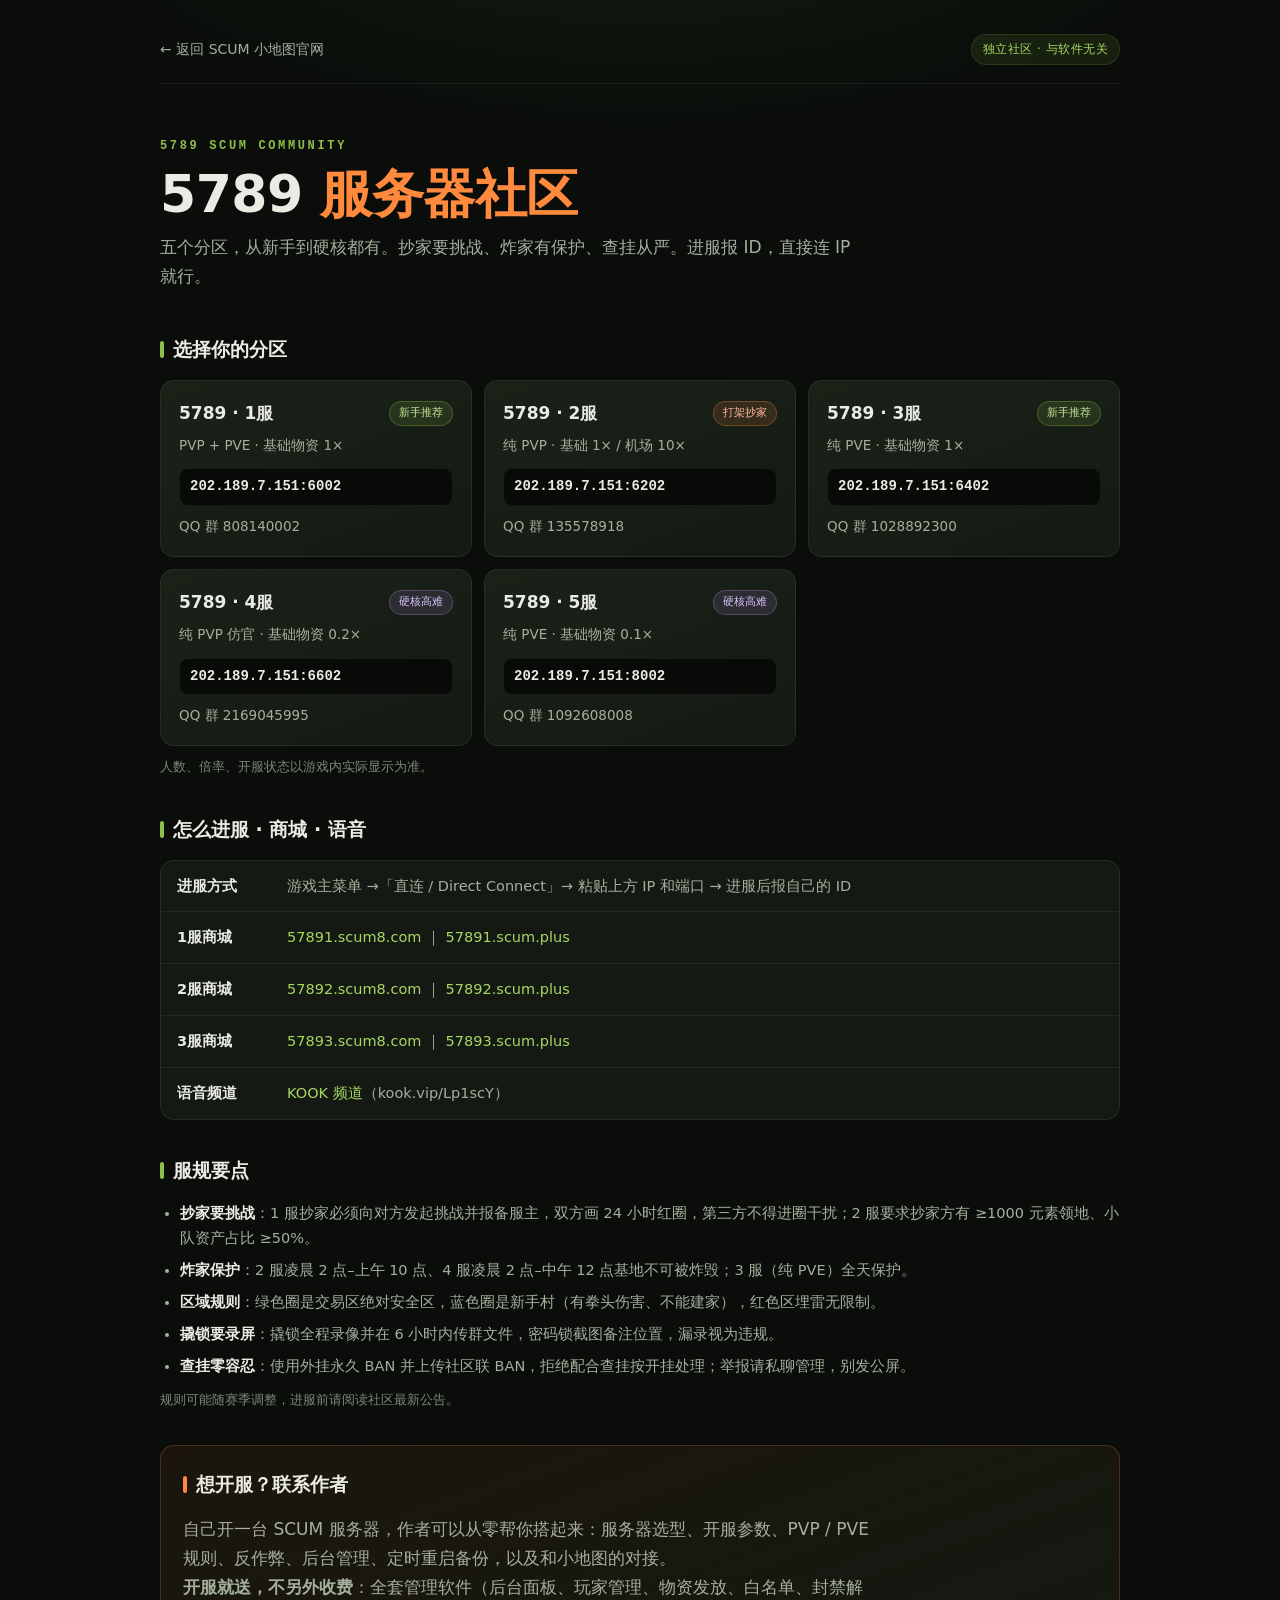
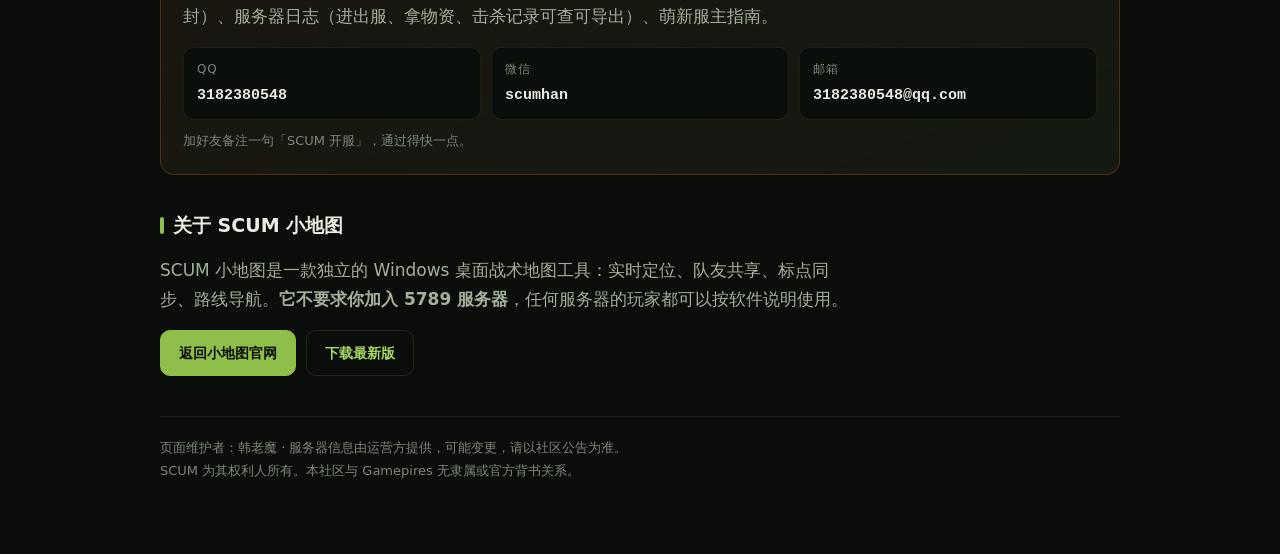
<file: docs/server.html>
<!doctype html>
<html lang="zh-CN">
<head>
<meta charset="utf-8">
<meta name="viewport" content="width=device-width, initial-scale=1">
<title>5789 SCUM 服务器社区 · 韩老魔</title>
<meta name="description" content="5789 SCUM 服务器社区：五个分区的游戏模式、物资倍率、直连地址、商城与服规，以及开服搭建服务。">
<meta name="robots" content="index,follow">
<link rel="canonical" href="https://scumhan.github.io/scum-minimap/server.html">
<meta name="theme-color" content="#0a0d0a">
<style>
  :root{
    color-scheme:dark;
    --bg:#0a0d0a; --bg2:#0f1310; --panel:#141a13; --panel2:#1a2218;
    --line:rgba(143,191,74,.15); --line2:rgba(255,255,255,.07);
    --fg:#eaece4; --fg2:#a5b09c; --fg3:#7d8879;
    --ac:#8fbf4a; --ac-l:#a8d662; --ac-d:#6d9438; --ac2:#ff8a3d;
    --r:14px; --mono:ui-monospace,SFMono-Regular,Menlo,Consolas,monospace;
  }
  *{box-sizing:border-box}
  body{
    margin:0;background:var(--bg);color:var(--fg);
    font:16px/1.72 -apple-system,BlinkMacSystemFont,"Segoe UI","Microsoft YaHei",system-ui,sans-serif;
    -webkit-font-smoothing:antialiased;
    background-image:radial-gradient(900px 420px at 50% -160px,rgba(143,191,74,.10),transparent 70%);
  }
  a{color:var(--ac-l);text-decoration:none}
  a:hover{text-decoration:underline}
  main{max-width:1000px;margin:0 auto;padding:34px 20px 72px}

  .top{display:flex;justify-content:space-between;align-items:center;gap:14px;flex-wrap:wrap;
       padding-bottom:18px;border-bottom:1px solid var(--line2);font-size:14px}
  .top a{color:var(--fg2)}
  .pill{display:inline-block;padding:4px 11px;border-radius:99px;font-size:12px;letter-spacing:.04em;
        color:var(--ac-l);background:rgba(143,191,74,.10);border:1px solid var(--line)}

  .hero{padding:44px 0 8px}
  .eyebrow{font:600 12px/1 var(--mono);letter-spacing:.22em;text-transform:uppercase;color:var(--ac)}
  h1{font-size:clamp(32px,5.6vw,52px);line-height:1.1;margin:14px 0 10px;letter-spacing:-.01em}
  h1 span{color:var(--ac2)}
  .lead{max-width:700px;color:var(--fg2);font-size:17px;margin:0}

  section{margin-top:34px}
  h2{font-size:19px;margin:0 0 14px;display:flex;align-items:center;gap:9px}
  h2::before{content:"";width:4px;height:17px;border-radius:2px;background:var(--ac);display:inline-block}
  .note{color:var(--fg3);font-size:13px;margin:10px 0 0}

  .grid{display:grid;grid-template-columns:repeat(auto-fit,minmax(268px,1fr));gap:12px}
  .card{background:linear-gradient(160deg,var(--panel2),var(--panel));border:1px solid var(--line2);
        border-radius:var(--r);padding:18px 18px 16px;transition:border-color .15s ease,transform .15s ease}
  .card:hover{border-color:var(--line);transform:translateY(-2px)}
  .card h3{margin:0 0 6px;font-size:17px;display:flex;align-items:center;justify-content:space-between;gap:8px}
  .tag{font-size:11px;padding:2px 9px;border-radius:99px;font-weight:500;white-space:nowrap}
  .t-green{color:#c6e89a;background:rgba(143,191,74,.14);border:1px solid rgba(143,191,74,.32)}
  .t-red{color:#ffb4a2;background:rgba(255,138,61,.13);border:1px solid rgba(255,138,61,.30)}
  .t-purple{color:#d8c2ff;background:rgba(185,140,240,.13);border:1px solid rgba(185,140,240,.30)}
  .meta{color:var(--fg2);font-size:13.5px;margin:2px 0}
  .ip{display:block;font:600 14px/1.4 var(--mono);color:var(--fg);background:#070a07;
      border:1px solid var(--line2);border-radius:9px;padding:8px 10px;margin:11px 0 9px;
      user-select:all;-webkit-user-select:all}

  .rows{background:var(--panel);border:1px solid var(--line2);border-radius:var(--r);overflow:hidden}
  .row{display:flex;gap:14px;padding:13px 16px;border-top:1px solid var(--line2);font-size:14.5px}
  .row:first-child{border-top:0}
  .row b{flex:0 0 96px;color:var(--fg);font-weight:600}
  .row span{color:var(--fg2)}
  .row span a{color:var(--ac-l)}

  ul.rules{margin:0;padding-left:20px;color:var(--fg2);font-size:14.5px}
  ul.rules li{margin:7px 0}
  ul.rules b{color:var(--fg)}

  .contact{background:linear-gradient(160deg,rgba(255,138,61,.07),var(--panel));
           border:1px solid rgba(255,138,61,.22);border-radius:var(--r);padding:22px}
  .contact h2::before{background:var(--ac2)}
  .contact .lead{color:var(--fg2)}
  .cgrid{display:grid;grid-template-columns:repeat(auto-fit,minmax(180px,1fr));gap:10px;margin-top:16px}
  .cbox{background:#0b0f0b;border:1px solid var(--line2);border-radius:10px;padding:11px 13px}
  .cbox i{display:block;font-style:normal;font-size:12px;color:var(--fg3);letter-spacing:.06em}
  .cbox b{font:600 15px var(--mono);color:var(--fg);user-select:all}

  .foot{margin-top:40px;padding-top:20px;border-top:1px solid var(--line2);color:var(--fg3);font-size:13px}
  .btns{display:flex;gap:10px;flex-wrap:wrap;margin-top:16px}
  .btn{display:inline-block;padding:10px 18px;border-radius:10px;font-size:14px;font-weight:600;
       background:var(--ac);color:#0a0d0a;border:1px solid var(--ac)}
  .btn:hover{background:var(--ac-l);text-decoration:none}
  .btn.ghost{background:transparent;color:var(--ac-l);border-color:var(--line)}
  .btn.ghost:hover{background:rgba(143,191,74,.08)}
</style>
</head>
<body>
<main>

  <div class="top">
    <a href="./">← 返回 SCUM 小地图官网</a>
    <span class="pill">独立社区 · 与软件无关</span>
  </div>

  <header class="hero">
    <p class="eyebrow">5789 SCUM COMMUNITY</p>
    <h1>5789 <span>服务器社区</span></h1>
    <p class="lead">五个分区，从新手到硬核都有。抄家要挑战、炸家有保护、查挂从严。进服报 ID，直接连 IP 就行。</p>
  </header>

  <section>
    <h2>选择你的分区</h2>
    <div class="grid">
      <article class="card">
        <h3>5789 · 1服 <span class="tag t-green">新手推荐</span></h3>
        <p class="meta">PVP + PVE · 基础物资 1×</p>
        <code class="ip">202.189.7.151:6002</code>
        <p class="meta">QQ 群 808140002</p>
      </article>
      <article class="card">
        <h3>5789 · 2服 <span class="tag t-red">打架抄家</span></h3>
        <p class="meta">纯 PVP · 基础 1× / 机场 10×</p>
        <code class="ip">202.189.7.151:6202</code>
        <p class="meta">QQ 群 135578918</p>
      </article>
      <article class="card">
        <h3>5789 · 3服 <span class="tag t-green">新手推荐</span></h3>
        <p class="meta">纯 PVE · 基础物资 1×</p>
        <code class="ip">202.189.7.151:6402</code>
        <p class="meta">QQ 群 1028892300</p>
      </article>
      <article class="card">
        <h3>5789 · 4服 <span class="tag t-purple">硬核高难</span></h3>
        <p class="meta">纯 PVP 仿官 · 基础物资 0.2×</p>
        <code class="ip">202.189.7.151:6602</code>
        <p class="meta">QQ 群 2169045995</p>
      </article>
      <article class="card">
        <h3>5789 · 5服 <span class="tag t-purple">硬核高难</span></h3>
        <p class="meta">纯 PVE · 基础物资 0.1×</p>
        <code class="ip">202.189.7.151:8002</code>
        <p class="meta">QQ 群 1092608008</p>
      </article>
    </div>
    <p class="note">人数、倍率、开服状态以游戏内实际显示为准。</p>
  </section>

  <section>
    <h2>怎么进服 · 商城 · 语音</h2>
    <div class="rows">
      <div class="row"><b>进服方式</b><span>游戏主菜单 →「直连 / Direct Connect」→ 粘贴上方 IP 和端口 → 进服后报自己的 ID</span></div>
      <div class="row"><b>1服商城</b><span><a href="https://57891.scum8.com">57891.scum8.com</a> ｜ <a href="https://57891.scum.plus">57891.scum.plus</a></span></div>
      <div class="row"><b>2服商城</b><span><a href="https://57892.scum8.com">57892.scum8.com</a> ｜ <a href="https://57892.scum.plus">57892.scum.plus</a></span></div>
      <div class="row"><b>3服商城</b><span><a href="https://57893.scum8.com">57893.scum8.com</a> ｜ <a href="https://57893.scum.plus">57893.scum.plus</a></span></div>
      <div class="row"><b>语音频道</b><span><a href="https://kook.vip/Lp1scY">KOOK 频道</a>（kook.vip/Lp1scY）</span></div>
    </div>
  </section>

  <section>
    <h2>服规要点</h2>
    <ul class="rules">
      <li><b>抄家要挑战</b>：1 服抄家必须向对方发起挑战并报备服主，双方画 24 小时红圈，第三方不得进圈干扰；2 服要求抄家方有 ≥1000 元素领地、小队资产占比 ≥50%。</li>
      <li><b>炸家保护</b>：2 服凌晨 2 点–上午 10 点、4 服凌晨 2 点–中午 12 点基地不可被炸毁；3 服（纯 PVE）全天保护。</li>
      <li><b>区域规则</b>：绿色圈是交易区绝对安全区，蓝色圈是新手村（有拳头伤害、不能建家），红色区埋雷无限制。</li>
      <li><b>撬锁要录屏</b>：撬锁全程录像并在 6 小时内传群文件，密码锁截图备注位置，漏录视为违规。</li>
      <li><b>查挂零容忍</b>：使用外挂永久 BAN 并上传社区联 BAN，拒绝配合查挂按开挂处理；举报请私聊管理，别发公屏。</li>
    </ul>
    <p class="note">规则可能随赛季调整，进服前请阅读社区最新公告。</p>
  </section>

  <section class="contact" id="contact">
    <h2>想开服？联系作者</h2>
    <p class="lead">自己开一台 SCUM 服务器，作者可以从零帮你搭起来：服务器选型、开服参数、PVP / PVE 规则、反作弊、后台管理、定时重启备份，以及和小地图的对接。</p>
    <p class="lead"><b>开服就送，不另外收费</b>：全套管理软件（后台面板、玩家管理、物资发放、白名单、封禁解封）、服务器日志（进出服、拿物资、击杀记录可查可导出）、萌新服主指南。</p>
    <div class="cgrid">
      <div class="cbox"><i>QQ</i><b>3182380548</b></div>
      <div class="cbox"><i>微信</i><b>scumhan</b></div>
      <div class="cbox"><i>邮箱</i><b>3182380548@qq.com</b></div>
    </div>
    <p class="note">加好友备注一句「SCUM 开服」，通过得快一点。</p>
  </section>

  <section>
    <h2>关于 SCUM 小地图</h2>
    <p class="lead">SCUM 小地图是一款独立的 Windows 桌面战术地图工具：实时定位、队友共享、标点同步、路线导航。<b>它不要求你加入 5789 服务器</b>，任何服务器的玩家都可以按软件说明使用。</p>
    <div class="btns">
      <a class="btn" href="./">返回小地图官网</a>
      <a class="btn ghost" href="https://github.com/scumhan/scum-minimap/releases">下载最新版</a>
    </div>
  </section>

  <div class="foot">
    页面维护者：韩老魔 · 服务器信息由运营方提供，可能变更，请以社区公告为准。<br>
    SCUM 为其权利人所有。本社区与 Gamepires 无隶属或官方背书关系。
  </div>

</main>
</body>
</html>
</file>
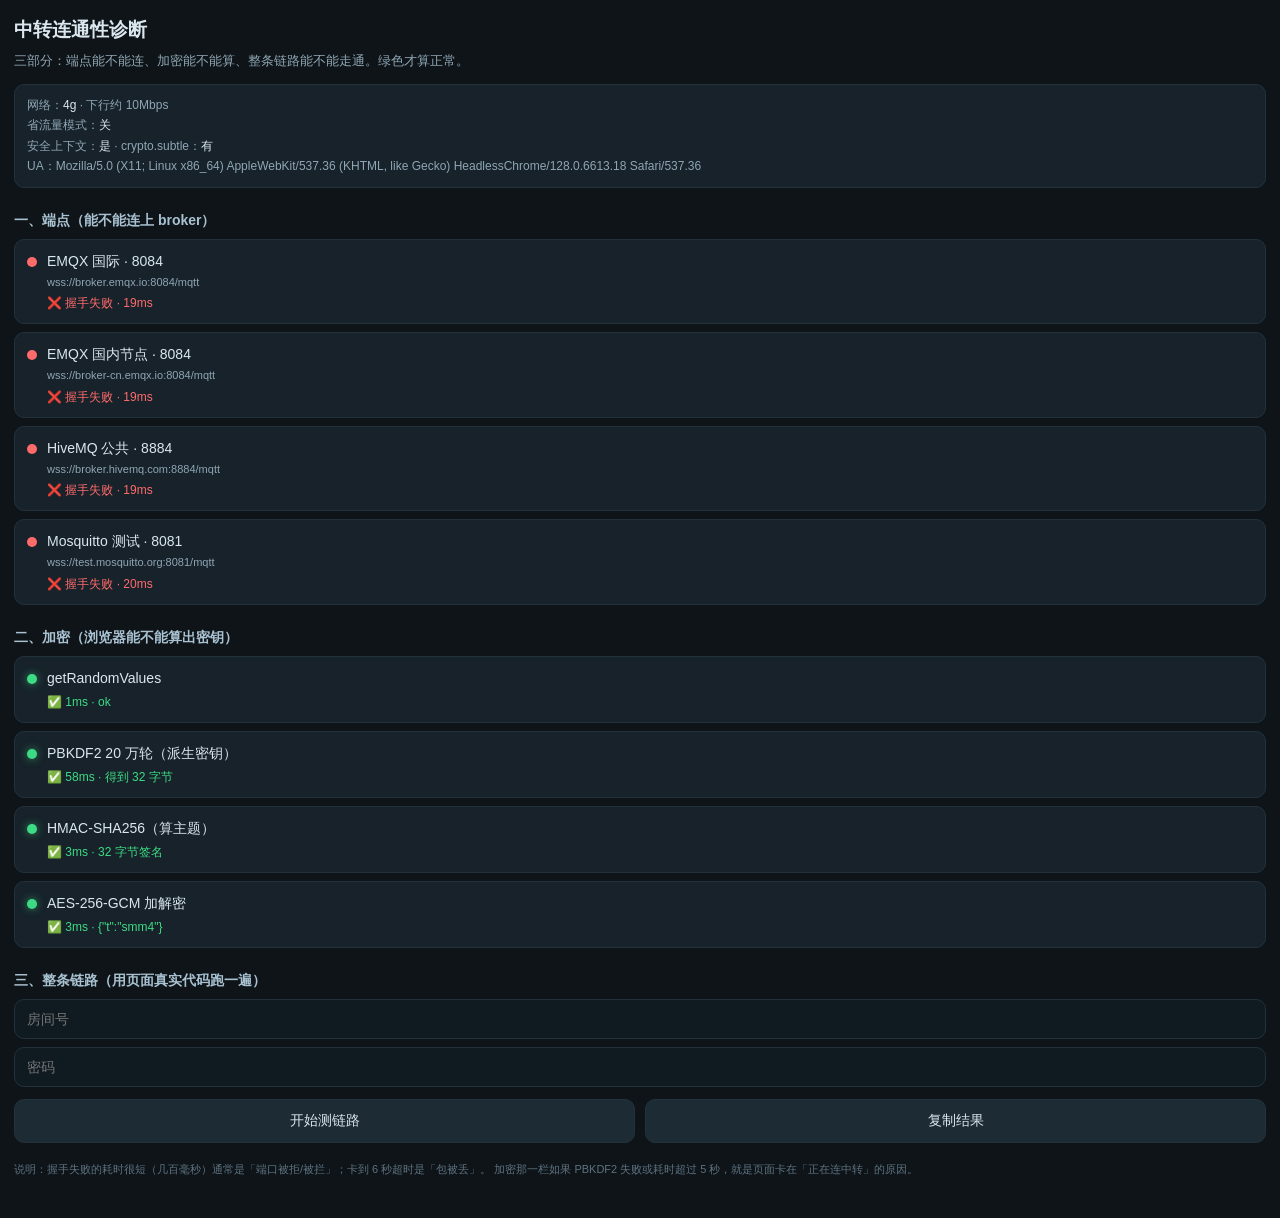
<file: docs/phone/netdiag.html>
<!doctype html>
<html lang="zh-CN">
<head>
<meta charset="utf-8">
<meta name="viewport" content="width=device-width,initial-scale=1,viewport-fit=cover">
<meta name="theme-color" content="#0e1418">
<title>中转连通性诊断</title>
<style>
  :root{
    --bg:#0e1418; --card:#17222a; --line:#22323d; --txt:#dbe7ef; --dim:#8fa6b4;
    --ok:#3ddc84; --bad:#ff6b6b; --warn:#ffc046;
  }
  *{box-sizing:border-box;-webkit-tap-highlight-color:transparent}
  body{
    margin:0;padding:16px 14px 40px;background:var(--bg);color:var(--txt);
    font:15px/1.5 -apple-system,BlinkMacSystemFont,"PingFang SC","Microsoft YaHei",sans-serif;
  }
  h1{font-size:19px;margin:0 0 6px;font-weight:600}
  h2{font-size:14px;margin:22px 0 8px;font-weight:600;color:#a9c2d2}
  .sub{margin:0 0 14px;color:var(--dim);font-size:13px}
  .env{
    background:var(--card);border:1px solid var(--line);border-radius:10px;
    padding:10px 12px;font-size:12px;color:var(--dim);line-height:1.7;word-break:break-all;
  }
  .env b{color:var(--txt);font-weight:500}
  .row{
    display:flex;align-items:flex-start;gap:10px;background:var(--card);
    border:1px solid var(--line);border-radius:10px;padding:11px 12px;margin-bottom:8px;
  }
  .row .dot{flex:0 0 10px;width:10px;height:10px;border-radius:50%;margin-top:6px;background:#3b4a55}
  .row.ok .dot{background:var(--ok);box-shadow:0 0 8px rgba(61,220,132,.6)}
  .row.bad .dot{background:var(--bad)}
  .row.run .dot{background:var(--warn);animation:pulse 1s infinite}
  @keyframes pulse{0%,100%{opacity:.35}50%{opacity:1}}
  .row .body{flex:1;min-width:0}
  .row .nm{font-size:14px;font-weight:500}
  .row .u{font-size:11px;color:var(--dim);word-break:break-all;margin-top:2px}
  .row .rs{font-size:12px;margin-top:4px}
  .row.ok .rs{color:var(--ok)}
  .row.bad .rs{color:var(--bad)}
  .row.run .rs{color:var(--warn)}
  .sum{margin:14px 0 12px;padding:12px;border-radius:10px;font-size:14px;line-height:1.6;background:#132029;border:1px solid var(--line)}
  .sum.ok{border-color:rgba(61,220,132,.5)}
  .sum.bad{border-color:rgba(255,107,107,.5)}
  .sum b{color:#fff}
  .field{display:flex;gap:8px;margin-bottom:8px}
  .field input{
    flex:1;min-width:0;padding:11px 12px;border-radius:10px;border:1px solid var(--line);
    background:#101a21;color:var(--txt);font-size:14px;font-family:inherit;
  }
  .btns{display:flex;gap:10px;margin-top:12px}
  button{
    flex:1;padding:12px;border-radius:10px;border:1px solid var(--line);
    background:#1d2b34;color:var(--txt);font-size:14px;font-family:inherit;
  }
  button:active{background:#24343f}
  button:disabled{opacity:.5}
  .foot{margin-top:18px;font-size:11px;color:#5d7280;line-height:1.6}
</style>
</head>
<body>
<h1>中转连通性诊断</h1>
<p class="sub">三部分：端点能不能连、加密能不能算、整条链路能不能走通。绿色才算正常。</p>

<div class="env" id="env">读取环境信息…</div>

<h2>一、端点（能不能连上 broker）</h2>
<div id="eps"></div>

<h2>二、加密（浏览器能不能算出密钥）</h2>
<div id="cryptoBox"></div>

<h2>三、整条链路（用页面真实代码跑一遍）</h2>
<div class="field">
  <input id="nroom" placeholder="房间号" autocapitalize="characters" spellcheck="false">
</div>
<div class="field">
  <input id="npass" placeholder="密码" spellcheck="false">
</div>
<div class="btns">
  <button id="runLink" type="button">开始测链路</button>
  <button id="copy" type="button">复制结果</button>
</div>
<div id="link"></div>

<div class="foot">
  说明：握手失败的耗时很短（几百毫秒）通常是「端口被拒/被拦」；卡到 6 秒超时是「包被丢」。
  加密那一栏如果 PBKDF2 失败或耗时超过 5 秒，就是页面卡在「正在连中转」的原因。
</div>

<script src="net.js?v=131"></script>
<script>
(function () {
  'use strict';

  var EPS = [
    { n: 'EMQX 国际 · 8084', u: 'wss://broker.emqx.io:8084/mqtt', cur: true },
    { n: 'EMQX 国内节点 · 8084', u: 'wss://broker-cn.emqx.io:8084/mqtt' },
    { n: 'HiveMQ 公共 · 8884', u: 'wss://broker.hivemq.com:8884/mqtt' },
    { n: 'Mosquitto 测试 · 8081', u: 'wss://test.mosquitto.org:8081/mqtt' }
  ];

  var $ = function (id) { return document.getElementById(id); };
  var out = [];

  function line(s) { out.push(s); }

  function paintEnv() {
    var c = navigator.connection || navigator.mozConnection || navigator.webkitConnection || {};
    var bits = [];
    bits.push('网络：<b>' + (c.effectiveType || '未知') + '</b>' +
      (c.downlink ? ' · 下行约 ' + c.downlink + 'Mbps' : '') +
      (c.rtt ? ' · RTT ' + c.rtt + 'ms' : ''));
    bits.push('省流量模式：<b>' + (c.saveData ? '开' : '关') + '</b>');
    bits.push('安全上下文：<b>' + (window.isSecureContext ? '是' : '否') + '</b> · crypto.subtle：<b>' +
      (window.crypto && window.crypto.subtle ? '有' : '没有') + '</b>');
    bits.push('UA：' + navigator.userAgent);
    $('env').innerHTML = bits.join('<br>');
    line('网络：' + (c.effectiveType || '未知') + ' / 省流量：' + (c.saveData ? '开' : '关'));
    line('isSecureContext=' + window.isSecureContext + ' crypto.subtle=' + !!(window.crypto && window.crypto.subtle));
  }

  function row(host, title, url, state, text) {
    var d = document.getElementById(host + '|' + title);
    if (!d) {
      d = document.createElement('div');
      d.id = host + '|' + title;
      $(host).appendChild(d);
    }
    d.className = 'row ' + state;
    d.innerHTML = '<span class="dot"></span><div class="body">' +
      '<div class="nm">' + title + '</div>' +
      (url ? '<div class="u">' + url + '</div>' : '') +
      '<div class="rs">' + text + '</div></div>';
    return d;
  }

  /* ---------- 一、端点 ---------- */
  function testWs(u) {
    return new Promise(function (res) {
      var t0 = performance.now(), done = false, w = null;
      function fin(ok, why) {
        if (done) return;
        done = true;
        clearTimeout(tm);
        try { if (w) { w.onopen = w.onerror = w.onclose = null; w.close(); } } catch (e) {}
        res({ ok: ok, ms: performance.now() - t0, why: why || '' });
      }
      var tm = setTimeout(function () { fin(false, '超时（6 秒没握上手）'); }, 6000);
      try { w = new WebSocket(u, 'mqtt'); } catch (e) { return fin(false, '浏览器拒绝建连'); }
      w.onopen = function () { fin(true, ''); };
      w.onerror = function () { fin(false, '握手失败'); };
      w.onclose = function () { fin(false, '连接被关闭'); };
    });
  }

  function runEps() {
    $('eps').innerHTML = '';
    EPS.forEach(function (e) {
      row('eps', e.n, e.u, 'run', '测试中…');
      testWs(e.u).then(function (r) {
        row('eps', e.n, e.u, r.ok ? 'ok' : 'bad',
          r.ok ? '✅ 能连上 · ' + Math.round(r.ms) + 'ms' : '❌ ' + r.why + ' · ' + Math.round(r.ms) + 'ms');
        line((r.ok ? '✅ ' : '❌ ') + e.n + ' ' + Math.round(r.ms) + 'ms ' + (r.why || ''));
      });
    });
  }

  /* ---------- 二、加密 ---------- */
  var enc = new TextEncoder();

  function t(label, fn) {
    row('cryptoBox', label, '', 'run', '测试中…');
    var t0 = performance.now();
    return Promise.resolve().then(fn).then(function (extra) {
      var ms = performance.now() - t0;
      row('cryptoBox', label, '', 'ok', '✅ ' + Math.round(ms) + 'ms' + (extra ? ' · ' + extra : ''));
      line('✅ ' + label + ' ' + Math.round(ms) + 'ms ' + (extra || ''));
      return { ok: true, ms: ms };
    }).catch(function (e) {
      var ms = performance.now() - t0;
      var msg = (e && (e.name + ': ' + e.message)) || String(e);
      row('cryptoBox', label, '', 'bad', '❌ ' + Math.round(ms) + 'ms · ' + msg);
      line('❌ ' + label + ' ' + Math.round(ms) + 'ms ' + msg);
      return { ok: false, ms: ms, err: msg };
    });
  }

  function runCrypto() {
    $('cryptoBox').innerHTML = '';
    var S = window.crypto && window.crypto.subtle;

    t('getRandomValues', function () {
      var b = new Uint8Array(16);
      window.crypto.getRandomValues(b);
      return 'ok';
    }).then(function () {
      return t('PBKDF2 20 万轮（派生密钥）', function () {
        return S.importKey('raw', enc.encode('probe-room\u0000probe-pass'), 'PBKDF2', false, ['deriveBits'])
          .then(function (k) {
            return S.deriveBits({ name: 'PBKDF2', salt: enc.encode('scum-minimap-v2-salt'), iterations: 200000, hash: 'SHA-256' }, k, 256);
          })
          .then(function (bits) { return '得到 ' + new Uint8Array(bits).length + ' 字节'; });
      });
    }).then(function () {
      return t('HMAC-SHA256（算主题）', function () {
        return S.importKey('raw', new Uint8Array(32), { name: 'HMAC', hash: 'SHA-256' }, false, ['sign'])
          .then(function (hk) { return S.sign('HMAC', hk, enc.encode('scum-minimap-phone-v1')); })
          .then(function (sig) { return new Uint8Array(sig).length + ' 字节签名'; });
      });
    }).then(function () {
      return t('AES-256-GCM 加解密', function () {
        return S.importKey('raw', new Uint8Array(32), { name: 'AES-GCM' }, false, ['encrypt', 'decrypt'])
          .then(function (k) {
            var iv = new Uint8Array(12);
            window.crypto.getRandomValues(iv);
            return S.encrypt({ name: 'AES-GCM', iv: iv, tagLength: 128 }, k, enc.encode('{"t":"smm4"}'))
              .then(function (buf) { return S.decrypt({ name: 'AES-GCM', iv: iv, tagLength: 128 }, k, buf); })
              .then(function (pt) { return new TextDecoder().decode(pt); });
          });
      });
    }).then(function () {
      line('');
    });
  }

  /* ---------- 三、整条链路 ---------- */
  function runLink() {
    var room = ($('nroom').value || '').trim();
    var pass = ($('npass').value || '').trim();
    $('link').innerHTML = '';
    if (!room || !pass) {
      row('link', '参数', '', 'bad', '房间号和密码都要填');
      return;
    }
    if (!window.PN) {
      row('link', 'net.js', '', 'bad', 'net.js 没加载上，刷新一次');
      return;
    }

    var dev = '';
    try { dev = localStorage.getItem('smm_phone_dev') || ''; } catch (e) {}
    var t0 = performance.now();
    row('link', '1. 连 broker + 派生密钥', '', 'run', '进行中…');

    var timer = setTimeout(function () {
      row('link', '1. 连 broker + 派生密钥', '', 'bad',
        '❌ ' + Math.round(performance.now() - t0) + 'ms · 20 秒还没返回（卡在这里就是它）');
      line('❌ 链路 init 20 秒无返回');
    }, 20000);

    window.PN.init({ room: room, pass: pass, devId: dev }).then(function (x) {
      clearTimeout(timer);
      var ms = Math.round(performance.now() - t0);
      if (!x.ok) {
        row('link', '1. 连 broker + 派生密钥', '', 'bad', '❌ ' + ms + 'ms · ' + (x.err || x.st || '未知'));
        line('❌ 链路 init ' + ms + 'ms ' + (x.err || x.st || ''));
        return;
      }
      row('link', '1. 连 broker + 派生密钥', '', 'ok', '✅ ' + ms + 'ms · ' + x.st);
      line('✅ 链路 init ' + ms + 'ms');
      try { localStorage.setItem('smm_phone_dev', window.PN.devId()); } catch (e) {}

      var t1 = performance.now();
      row('link', '2. 给电脑发 ping', '', 'run', '进行中…');
      return window.PN.req('/api/ping', null).then(function (j) {
        var ms2 = Math.round(performance.now() - t1);
        if (j && j.ok) {
          row('link', '2. 给电脑发 ping', '', 'ok', '✅ ' + ms2 + 'ms · 电脑版本 ' + (j.ver || '?'));
          line('✅ 链路 ping ' + ms2 + 'ms ver=' + (j.ver || '?'));
          row('link', '结论', '', 'ok', '整条链路通。页面卡住不是网络问题，是前端某处没接上。');
        } else {
          row('link', '2. 给电脑发 ping', '', 'bad', '❌ ' + ms2 + 'ms · ' + ((j && j.why) || '无回包'));
          line('❌ 链路 ping ' + ms2 + 'ms ' + ((j && j.why) || ''));
        }
      });
    }).catch(function (e) {
      clearTimeout(timer);
      var msg = (e && (e.name + ': ' + e.message)) || String(e);
      row('link', '1. 连 broker + 派生密钥', '', 'bad',
        '❌ ' + Math.round(performance.now() - t0) + 'ms · 抛异常 ' + msg);
      line('❌ 链路 init 抛异常 ' + msg);
    });
  }

  /* ---------- 启动 ---------- */
  paintEnv();
  runEps();
  runCrypto();

  try {
    var rr = JSON.parse(localStorage.getItem('smm_phone_relay') || 'null');
    if (rr && rr.room) $('nroom').value = rr.room;
    if (rr && rr.pass) $('npass').value = rr.pass;
  } catch (e) {}

  $('runLink').onclick = runLink;

  $('copy').onclick = function () {
    var txt = ['SCUM 小地图 · 中转诊断', navigator.userAgent, ''].concat(out).join('\n');
    var done = function () { $('copy').textContent = '已复制'; setTimeout(function () { $('copy').textContent = '复制结果'; }, 1500); };
    if (navigator.clipboard && navigator.clipboard.writeText) {
      navigator.clipboard.writeText(txt).then(done, function () { alert(txt); });
    } else {
      alert(txt);
    }
  };
})();
</script>
</body>
</html>
</file>
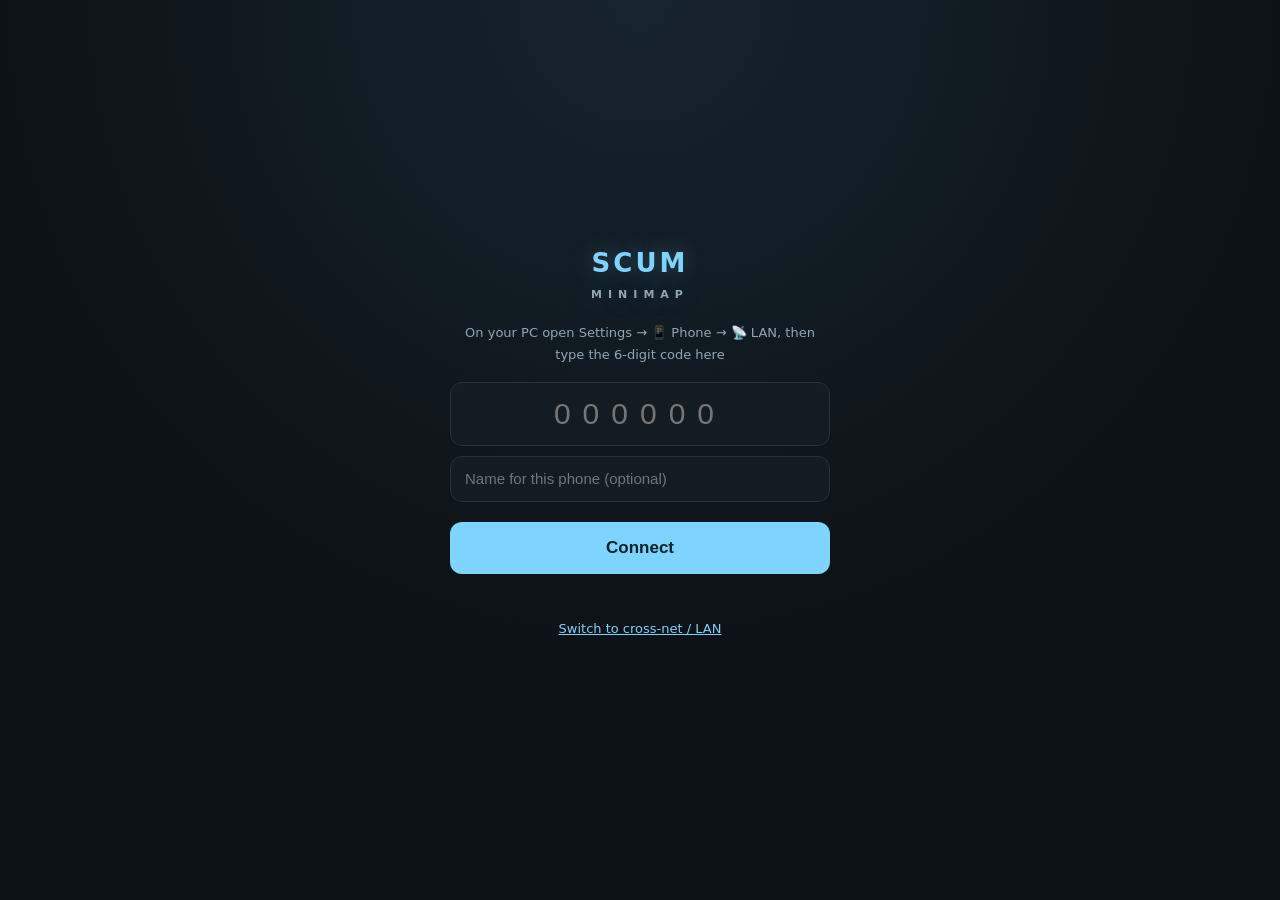
<file: docs/phone/phone.html>
<!doctype html>
<html lang="zh-CN">
<head>
<meta charset="utf-8">
<meta name="viewport" content="width=device-width,initial-scale=1,maximum-scale=1,user-scalable=no,viewport-fit=cover">
<meta name="theme-color" content="#0b1014">
<meta name="mobile-web-app-capable" content="yes">
<meta name="apple-mobile-web-app-capable" content="yes">
<meta name="apple-mobile-web-app-status-bar-style" content="black-translucent">
<meta name="apple-mobile-web-app-title" content="SCUM 小地图">
<title>SCUM 小地图 · 手机</title>
<!-- 第一百一十八批：资源全改成相对路径。
     局域网下页面在根（/），公网托管在 /scum-minimap/phone/ 下，
     绝对路径 /phone/x 到了公网就是 404。相对路径两边都对 -->
<link rel="manifest" href="manifest.json">
<link rel="apple-touch-icon" href="icon-192.png">
<link rel="stylesheet" href="phone.css">
</head>
<body>

<!-- 配对 -->
<section id="pair" class="pane">
  <div class="card">
    <div class="logo">SCUM<em>MINIMAP</em></div>

    <!-- 局域网：同一个 WiFi 下，填 6 位配对码 -->
    <div id="pairLan">
      <p class="tip">在电脑上打开 设置 → 📱 手机 → 📡 局域网，把 6 位配对码填在这里</p>
      <input id="code" class="code" type="tel" inputmode="numeric" autocomplete="one-time-code"
             maxlength="6" placeholder="000000" aria-label="配对码">
    </div>

    <!-- 第一百一十八批：跨网。人不在家，走公共中转，填房间号和密码 -->
    <div id="pairNet" class="hide">
      <p class="tip">不在家也能看：填电脑上 设置 → 📱 手机 → 🌐 跨网 里的房间号和密码</p>
      <input id="nroom" class="name" type="text" maxlength="24" autocomplete="off"
             autocapitalize="none" autocorrect="off" spellcheck="false"
             placeholder="房间号" aria-label="房间号">
      <input id="npass" class="name" type="password" maxlength="64" autocomplete="off"
             autocapitalize="none" autocorrect="off" spellcheck="false"
             placeholder="密码" aria-label="密码">
      <!-- 第一百二十二批：电脑上复制出来是一行，粘一次拆成两个框 -->
      <button id="pasteRP" class="big ghost" type="button">📋 粘贴房间号和密码</button>
    </div>

    <input id="name" class="name" type="text" maxlength="16" placeholder="这台手机的名字（可不填）" aria-label="设备名">
    <button id="go" class="big">连接</button>
    <p id="err" class="err"></p>
    <p class="tip" style="margin-top:14px"><a id="switchMode" href="#" style="color:#7fd1ff">改用跨网 / 局域网</a></p>
  </div>
</section>

<!-- 主界面 -->
<section id="main" class="pane hide">
  <canvas id="cv"></canvas>

  <div id="hud" class="hud">
    <span id="stat" class="pill">连接中…</span>
    <span id="spd" class="pill hide">0.0</span>
    <!-- 第一百一十三批：打点成功后这里亮 5 秒，点了就撤掉刚打的那个 -->
    <button id="undo" type="button" class="pill undo hide">撤销打点</button>
    <span class="grow"></span>
    <button id="fit" class="ic" title="全图">⤢</button>
    <button id="me" class="ic" title="跟住我">◎</button>
  </div>

  <div id="bar" class="bar">
    <button id="zin" class="b">＋</button>
    <button id="zout" class="b">－</button>
    <button id="mark" class="b wide">⚑ 打点</button>
    <button id="menu" class="b">⋯</button>
  </div>

  <div id="mkbar" class="mkbar hide">
    <div class="mkbar-in">
      <h4>打什么点？</h4>
      <div id="mklist" class="mklist"></div>
      <div class="mkbtns">
        <button id="mkok" class="b">放这儿</button>
        <button id="mkoff" class="b ghost">取消</button>
      </div>
    </div>
  </div>

  <div id="sheet" class="sheet hide">
    <div class="sheet-in">
      <h4>手机端</h4>
      <p id="roTip" class="rotip hide"></p>
      <!-- 第一百一十三批：标点被截的时候说清楚，别让人以为自己没打上 -->
      <p id="mkCap" class="rotip hide"></p>
      <label class="row"><span>显示队友</span><input id="oPeer" type="checkbox" checked></label>
      <label class="row"><span>显示标点</span><input id="oMark" type="checkbox" checked></label>
      <label class="row"><span>显示自己</span><input id="oMe" type="checkbox" checked></label>
      <label class="row"><span>显示底图</span><input id="oBase" type="checkbox" checked></label>
      <label class="row"><span>屏幕常亮</span><input id="oWake" type="checkbox" checked></label>
      <label class="row"><span>跟随自己</span><input id="oFollow" type="checkbox" checked></label>
      <!-- 第一百一十三批：连上之后再改名，不用回电脑上踢了重配 -->
      <div class="rn">
        <input id="dname" class="name" type="text" maxlength="16" placeholder="这台手机的名字">
        <button id="dnameGo" class="b" type="button">改名</button>
      </div>
      <!-- 第一百一十五批：标点一多，在地图上根本找不到。给一份列表，点一条飞过去 -->
      <button id="openList" class="big ghost" type="button">📋 标点列表</button>
      <button id="quit" class="big ghost">断开这台手机</button>
      <button id="closeSheet" class="big">收起</button>
      <p class="tip2">用电脑的局域网地址（http://…）打开时，浏览器不给网页做离线缓存 —— 断网就白屏。想断网也能看，得走 https（比如 Tailscale Serve 或者自己的反向代理）。</p>
    </div>
  </div>

  <!-- 第一百一十五批：标点列表，按类型分组、组内按远近排 -->
  <div id="plist" class="sheet hide">
    <div class="sheet-in">
      <h4>标点列表</h4>
      <div id="plistBody" class="plist"></div>
      <button id="closeList" class="big">收起</button>
    </div>
  </div>
</section>

<script src="pi18n.js"></script>
<script src="mklist.js"></script>
<script src="pairparse.js"></script>
<script src="net.js?v=131"></script>
<script src="phone.js"></script>
<script>
  // 手机页多语言：?lang= → 上次选的 → 系统语言。连上电脑后由电脑的设置覆盖
  PI.setLang(PI.detect());
  PI.apply(document.body);
  document.title = T(document.title);
</script>
</body>
</html>
</file>
<file: docs/phone/phone.css>
/* 手机端 —— 全屏深色，触控目标 ≥44px，横竖屏都撑满 */
:root {
  /* 第一百零九批：界面缩放。电脑上「🎨 画面 → 界面缩放」改的就是它，
     所有尺寸都乘这个数，一处改完全局跟着变 */
  --ui: 1;
  --bg: #0b1014;
  --panel: #131c23;
  --line: #23323d;
  --txt: #e6f1f7;
  --dim: #8fa6b4;
  --acc: #7fd4ff;
  --warn: #ffb454;
  --bad: #ff6b6b;
}

* { box-sizing: border-box; -webkit-tap-highlight-color: transparent; }

html, body {
  margin: 0; padding: 0; height: 100%; overflow: hidden;
  background: var(--bg); color: var(--txt);
  font-size: calc(15px * var(--ui));
  line-height: 1.5;
  font-family: -apple-system, BlinkMacSystemFont, "PingFang SC", "Microsoft YaHei", system-ui, sans-serif;
  overscroll-behavior: none;
  user-select: none;
  -webkit-user-select: none;
}

.pane { position: fixed; inset: 0; }
.hide { display: none !important; }

/* ---------- 配对 ---------- */
#pair {
  display: flex; align-items: center; justify-content: center;
  padding: calc(20px + env(safe-area-inset-top)) 20px calc(20px + env(safe-area-inset-bottom));
  background: radial-gradient(circle at 50% 0%, #16242e 0%, var(--bg) 65%);
}
.card { width: 100%; max-width: 380px; text-align: center; }
.logo {
  font-size: calc(26px * var(--ui)); letter-spacing: 3px; font-weight: 800; color: var(--acc);
  text-shadow: 0 0 22px rgba(127, 212, 255, .35);
}
.logo em { display: block; font-size: calc(11px * var(--ui)); letter-spacing: 6px; font-style: normal; color: var(--dim); margin-top: 4px; }
.tip { color: var(--dim); font-size: calc(13px * var(--ui)); margin: 18px 0 16px; line-height: 1.7; }

.code {
  width: 100%; height: calc(64px * var(--ui)); margin-bottom: 10px;
  background: var(--panel); border: 1px solid var(--line); border-radius: 12px;
  color: var(--txt); font-size: calc(30px * var(--ui)); letter-spacing: 12px; text-align: center;
  font-variant-numeric: tabular-nums; outline: none;
}
.code:focus { border-color: var(--acc); }
.name {
  width: 100%; height: calc(46px * var(--ui)); margin-bottom: 14px;
  background: var(--panel); border: 1px solid var(--line); border-radius: 12px;
  color: var(--txt); font-size: calc(15px * var(--ui)); padding: 0 14px; outline: none;
}
.name:focus { border-color: var(--acc); }

.big {
  width: 100%; height: calc(52px * var(--ui)); border: 0; border-radius: 12px;
  background: var(--acc); color: #06202b; font-size: calc(17px * var(--ui)); font-weight: 700;
  margin-top: 6px;
}
.big:active { filter: brightness(.9); }
.big.ghost { background: transparent; border: 1px solid var(--line); color: var(--txt); font-weight: 500; }
.big[disabled] { opacity: .5; }
.err { color: var(--bad); font-size: calc(13px * var(--ui)); min-height: 20px; margin: 10px 0 0; }

/* ---------- 地图 ---------- */
#cv { position: absolute; inset: 0; width: 100%; height: 100%; display: block; touch-action: none; }

.hud {
  position: absolute; left: 0; right: 0; top: 0;
  padding: calc(8px + env(safe-area-inset-top)) 12px 8px;
  display: flex; align-items: center; gap: 8px;
  background: linear-gradient(to bottom, rgba(11, 16, 20, .85), transparent);
  pointer-events: none;
}
.hud > * { pointer-events: auto; }
.grow { flex: 1; pointer-events: none; }

.pill {
  height: calc(30px * var(--ui)); line-height: calc(30px * var(--ui));
  padding: 0 calc(12px * var(--ui)); border-radius: calc(15px * var(--ui));
  background: rgba(19, 28, 35, .82); border: 1px solid var(--line);
  font-size: calc(12px * var(--ui)); color: var(--dim); white-space: nowrap;
}
.pill.on { color: #8ef2b4; border-color: #2c5a44; }
.pill.off { color: var(--bad); border-color: #5a2c2c; }
/* 第一百一十三批：撤销按钮就是一颗能点的 pill */
.pill.undo {
  color: var(--acc); border-color: #2b4b5c; cursor: pointer;
  font-family: inherit; appearance: none;
}
.pill.undo:active { background: rgba(127, 212, 255, .18); }

.ic {
  width: calc(44px * var(--ui)); height: calc(44px * var(--ui));
  border-radius: calc(12px * var(--ui));
  background: rgba(19, 28, 35, .82); border: 1px solid var(--line);
  color: var(--txt); font-size: calc(18px * var(--ui)); line-height: 1;
}
.ic:active { background: rgba(127, 212, 255, .18); }

.bar {
  position: absolute; left: 0; right: 0; bottom: 0;
  padding: 10px 12px calc(10px + env(safe-area-inset-bottom));
  display: flex; gap: 10px; align-items: center;
  background: linear-gradient(to top, rgba(11, 16, 20, .92), transparent);
}
.b {
  flex: 0 0 calc(56px * var(--ui)); height: calc(52px * var(--ui));
  border-radius: calc(14px * var(--ui));
  background: rgba(19, 28, 35, .92); border: 1px solid var(--line);
  color: var(--txt); font-size: calc(20px * var(--ui));
}
.b:active { background: rgba(127, 212, 255, .18); }
.b.wide { flex: 1; font-size: calc(16px * var(--ui)); color: var(--acc); border-color: #2b4b5c; }
.b:disabled, .b.wide:disabled { opacity: .38; }

/* ---------- 打点选类型 ---------- */
.mkbar {
  position: absolute; left: 0; right: 0; bottom: 0;
  padding: 12px 12px calc(12px + env(safe-area-inset-bottom));
  background: linear-gradient(to top, rgba(11, 16, 20, .96), rgba(11, 16, 20, .82));
  border-top: 1px solid var(--line);
}
.mkbar h4 { margin: 0 0 10px; font-size: calc(13px * var(--ui)); color: var(--dim); font-weight: 500; }
.mklist { display: flex; flex-wrap: wrap; gap: 8px; margin-bottom: 10px; }
.mklist button {
  padding: calc(9px * var(--ui)) calc(13px * var(--ui));
  border-radius: 10px; font-size: calc(14px * var(--ui));
  background: rgba(19, 28, 35, .92); border: 1px solid var(--line); color: var(--txt);
}
.mklist button.on { background: #1d4a5e; border-color: #2b6b84; color: var(--acc); }
.mkbar .b { width: 100%; flex: none; font-size: calc(15px * var(--ui)); }
.mkbtns { display: flex; gap: 10px; }
.mkbtns .b { flex: 1; width: auto; }

/* 只读提示 */
.rotip {
  margin: 0 0 12px; padding: 10px 12px; border-radius: 10px;
  font-size: calc(13px * var(--ui));
  background: rgba(255, 176, 32, .12); border: 1px solid rgba(255, 176, 32, .35);
  color: #ffce7a; line-height: 1.5;
}

/* ---------- 抽屉 ---------- */
.sheet {
  position: absolute; inset: 0; background: rgba(0, 0, 0, .55);
  display: flex; align-items: flex-end;
}
.sheet-in {
  width: 100%; background: var(--panel);
  border-radius: 18px 18px 0 0; border-top: 1px solid var(--line);
  padding: 16px 16px calc(16px + env(safe-area-inset-bottom));
  max-height: 78vh; overflow: auto;
}
.sheet h4 { margin: 0 0 12px; font-size: calc(14px * var(--ui)); color: var(--dim); font-weight: 500; }
.row {
  display: flex; align-items: center; justify-content: space-between;
  height: calc(52px * var(--ui)); border-bottom: 1px solid var(--line);
}
.row span { font-size: calc(15px * var(--ui)); }
.row input[type=checkbox] {
  appearance: none; -webkit-appearance: none;
  width: calc(50px * var(--ui)); height: calc(30px * var(--ui));
  border-radius: calc(15px * var(--ui));
  background: #22303a; position: relative; outline: none; margin: 0;
}
.row input[type=checkbox]::after {
  content: ""; position: absolute;
  top: calc(3px * var(--ui)); left: calc(3px * var(--ui));
  width: calc(24px * var(--ui)); height: calc(24px * var(--ui));
  border-radius: 50%; background: #6c8290;
  transition: left .16s, background .16s;
}
.row input[type=checkbox]:checked { background: #1d4a5e; }
.row input[type=checkbox]:checked::after { left: calc(23px * var(--ui)); background: var(--acc); }

/* 第一百一十三批：抽屉里的改名行 —— 输入框和按钮并排 */
.rn { display: flex; gap: 8px; margin: 4px 0 12px; }
.rn .name { flex: 1; margin: 0; }
.rn .b { width: auto; flex: none; padding: 0 calc(16px * var(--ui)); }
/* 抽屉最底下那段小字说明（http 下没有离线缓存） */
.tip2 {
  margin: 14px 0 0; color: var(--dim);
  font-size: calc(12px * var(--ui)); line-height: 1.7; text-align: left;
}

/* 横屏：把底部条压薄一点，别挡地图 */
@media (orientation: landscape) and (max-height: 480px) {
  .bar { padding-top: 6px; padding-bottom: calc(6px + env(safe-area-inset-bottom)); }
  .b { height: calc(46px * var(--ui)); flex-basis: calc(50px * var(--ui)); }
  .hud { padding-top: calc(4px + env(safe-area-inset-top)); }
}

/* ---------- 第一百一十五批：标点列表 ---------- */
.plist { margin-bottom: 10px; }
/* 分组标题吸顶，往下翻一长串还知道自己在看哪一类 */
.pgh {
  position: sticky; top: 0; z-index: 1;
  padding: calc(8px * var(--ui)) 2px calc(6px * var(--ui));
  font-size: calc(12px * var(--ui)); color: var(--dim);
  background: var(--panel);
}
.prow {
  display: flex; align-items: center; justify-content: space-between; gap: 10px;
  width: 100%; height: calc(48px * var(--ui));
  padding: 0 calc(12px * var(--ui));
  margin-bottom: 6px; border-radius: 10px;
  background: rgba(19, 28, 35, .92); border: 1px solid var(--line); color: var(--txt);
  font-size: calc(15px * var(--ui)); text-align: left;
}
.prow:active { filter: brightness(1.25); }
.prow .pn { overflow: hidden; text-overflow: ellipsis; white-space: nowrap; }
.prow .pd { flex: none; color: var(--dim); font-size: calc(13px * var(--ui)); }
.pempty {
  margin: 0 0 10px; color: var(--dim);
  font-size: calc(13px * var(--ui)); line-height: 1.7;
}

/* 第一百零九批：电脑上勾了「强制横屏」，竖着拿也按上面那套紧凑排布走 ——
   小屏手机竖着用的时候，底部条能少占一截，地图多露一点 */
@media (orientation: portrait) {
  body.land .bar { padding-top: 6px; padding-bottom: calc(6px + env(safe-area-inset-bottom)); }
  body.land .b { height: calc(46px * var(--ui)); flex-basis: calc(50px * var(--ui)); }
  body.land .hud { padding-top: calc(4px + env(safe-area-inset-top)); }
}
</file>
